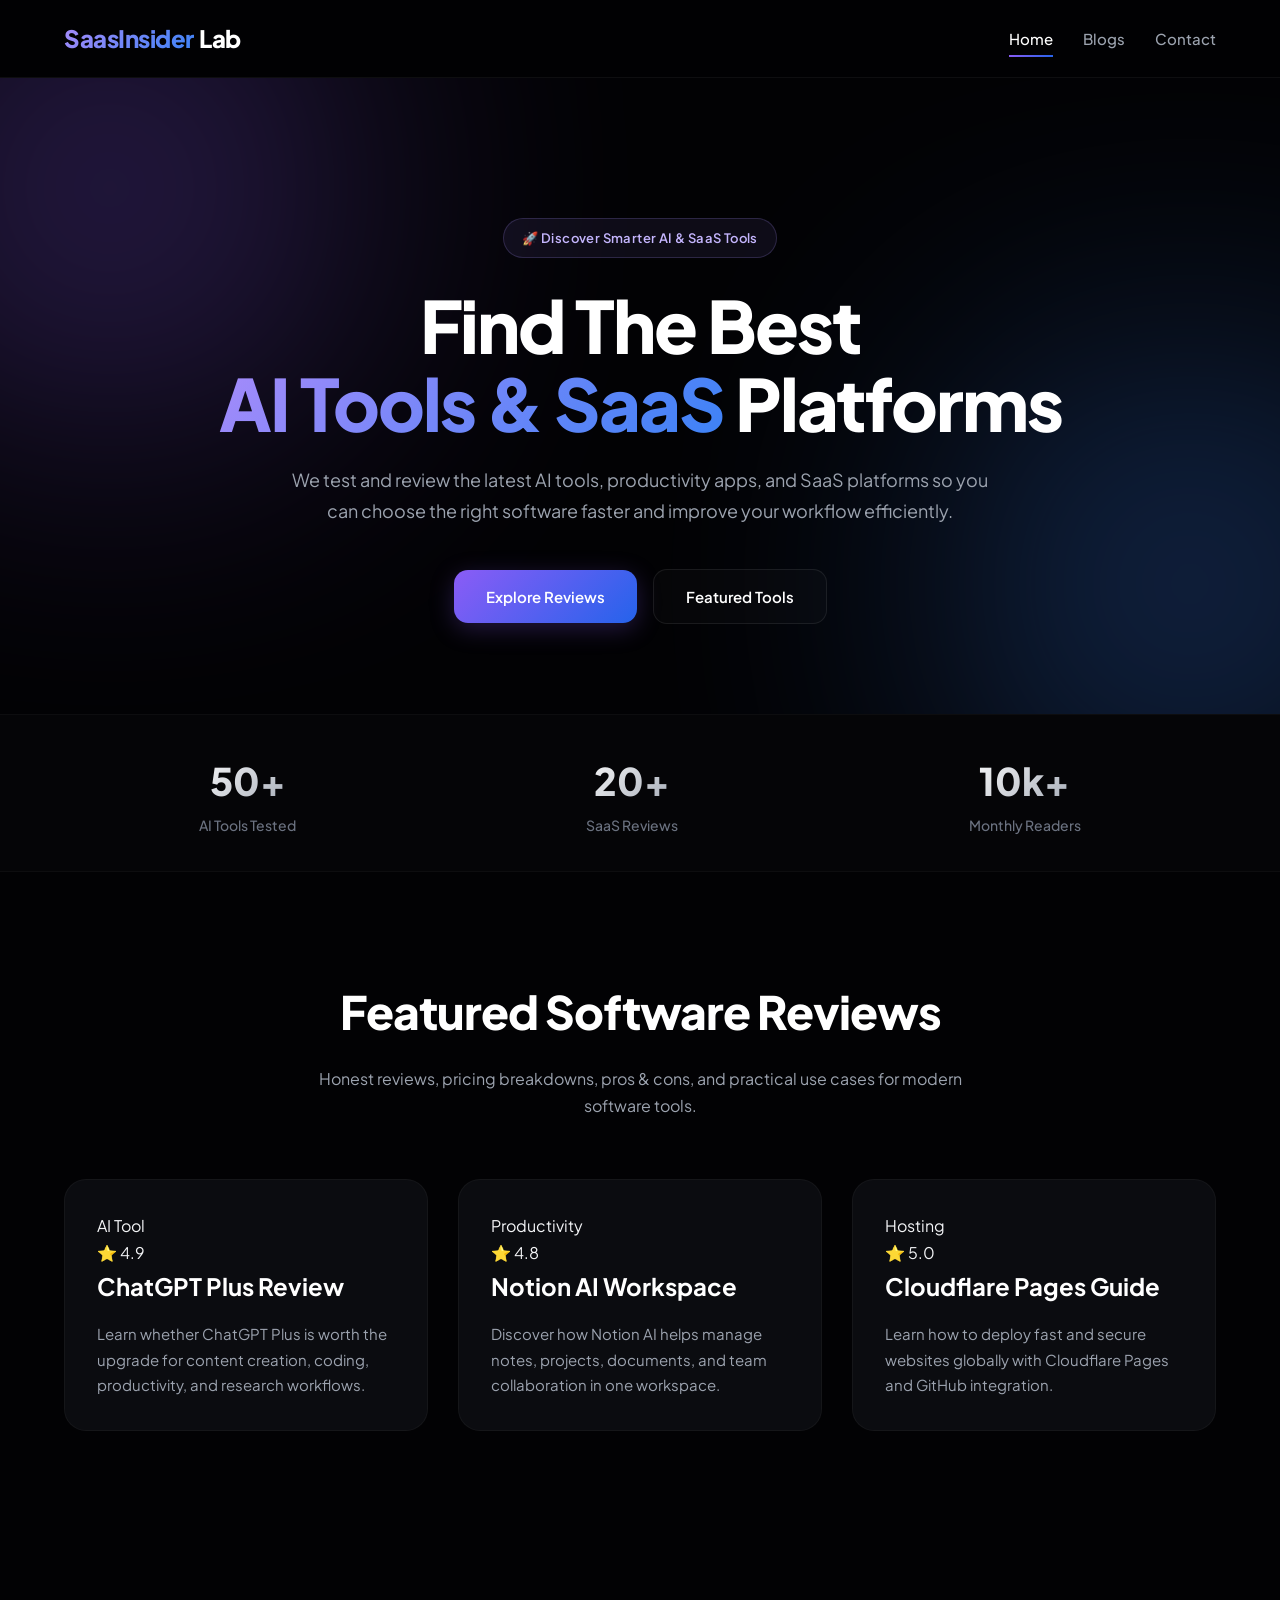
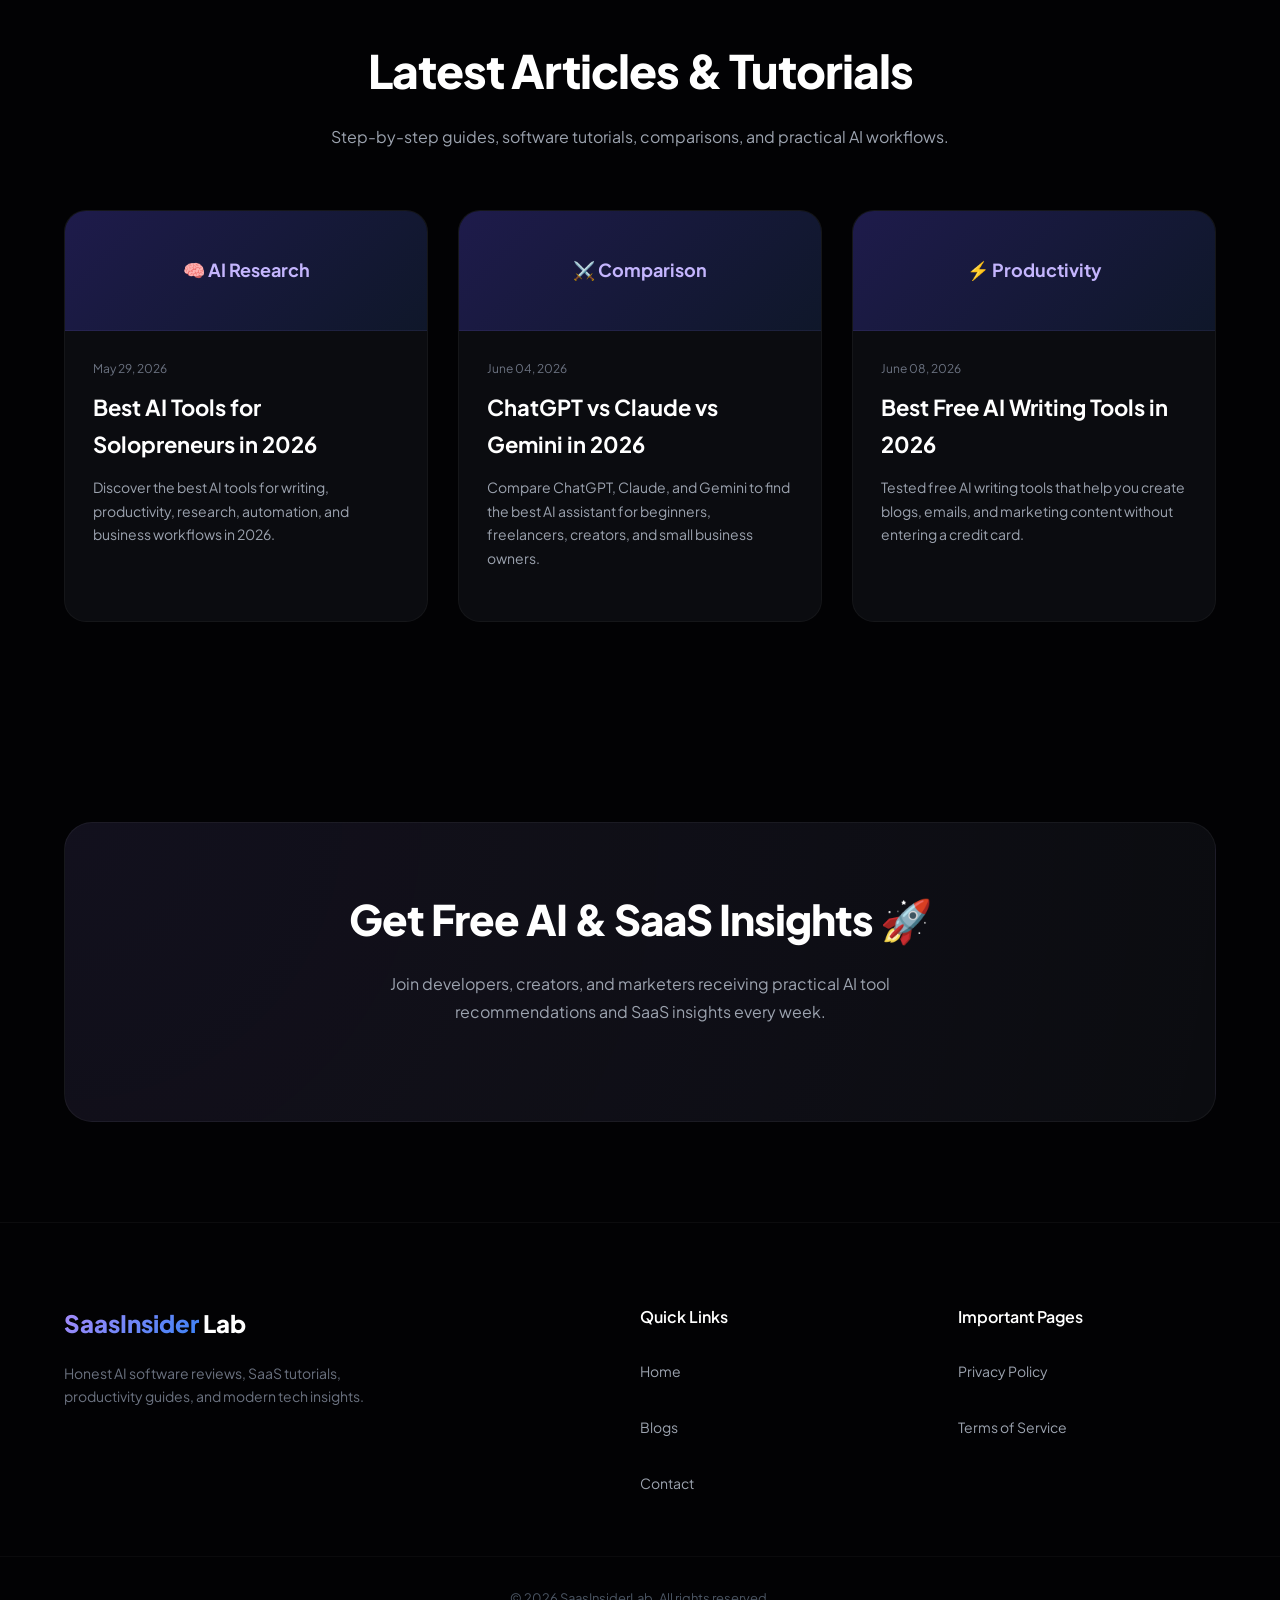
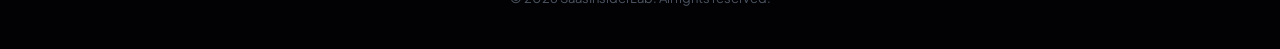
<file: index.html>
<!DOCTYPE html>
<html lang="en">

<head>

<meta name="google-site-verification" content="CT9ObxdJJliTIB3ywrB3mcuVCr4LbDfnseGnFgkVvHo" />

<!-- Google Tag Manager -->
<script>(function(w,d,s,l,i){w[l]=w[l]||[];w[l].push({'gtm.start':
new Date().getTime(),event:'gtm.js'});var f=d.getElementsByTagName(s)[0],
j=d.createElement(s),dl=l!='dataLayer'?'&l='+l:'';j.async=true;j.src=
'https://www.googletagmanager.com/gtm.js?id='+i+dl;f.parentNode.insertBefore(j,f);
})(window,document,'script','dataLayer','GTM-TZFP5LC7');</script>
<!-- End Google Tag Manager -->
    
    
    <!-- BASIC SEO -->
    <meta charset="UTF-8">
    <meta name="viewport" content="width=device-width, initial-scale=1.0">

    <title>SaasInsiderLab | Best AI Tools & SaaS Software Reviews</title>

    <meta name="description"
        content="Discover the best AI tools, SaaS software, productivity apps, and digital platforms with honest reviews, tutorials, comparisons, and practical guides.">

    <meta name="keywords"
        content="AI tools, SaaS reviews, software reviews, productivity apps, ChatGPT tools, best AI software">

    <meta name="robots" content="index, follow">
    <meta name="author" content="SaasInsiderLab">
    <meta name="theme-color" content="#050505">

    <link rel="canonical" href="https://saasinsiderlab.vercel.app/">

    <!-- FAVICON -->
    <link rel="icon" type="image/png" href="favicon.png">

    <!-- OPEN GRAPH -->
    <meta property="og:title" content="SaasInsiderLab | AI & SaaS Reviews">
    <meta property="og:description"
        content="Explore AI tools, SaaS software, productivity apps, and practical tech tutorials.">
    <meta property="og:type" content="website">
    <meta property="og:url" content="https://saasinsiderlab.vercel.app/">
    <meta property="og:image" content="https://saasinsiderlab.vercel.app/preview.jpg">

    <!-- TWITTER -->
    <meta name="twitter:card" content="summary_large_image">
    <meta name="twitter:title" content="SaasInsiderLab">
    <meta name="twitter:description"
        content="Explore AI tools, SaaS software, productivity apps, and practical tech tutorials.">
    <meta name="twitter:image" content="https://saasinsiderlab.vercel.app/preview.jpg">

    <!-- FONTS -->
    <link rel="preconnect" href="https://fonts.googleapis.com">
    <link rel="preconnect" href="https://fonts.gstatic.com" crossorigin>

    <link
        href="https://fonts.googleapis.com/css2?family=Plus+Jakarta+Sans:wght@300;400;500;600;700;800&display=swap"
        rel="stylesheet">

    <!-- CSS -->
    <link rel="stylesheet" href="style.css">

    <script type="application/ld+json">
{
  "@context":"https://schema.org",
  "@type":"Organization",
  "@id":"https://saasinsiderlab.vercel.app/#organization",
  "name":"SaasInsiderLab",
  "url":"https://saasinsiderlab.vercel.app/",
  "logo":"https://saasinsiderlab.vercel.app/preview.jpg",
  "description":"AI tools, SaaS software reviews, tutorials, comparisons, and productivity guides."
}
</script>

    <script type="application/ld+json">
{
  "@context":"https://schema.org",
  "@type":"WebSite",
  "@id":"https://saasinsiderlab.vercel.app/#website",
  "name":"SaasInsiderLab",
  "url":"https://saasinsiderlab.vercel.app/",
  "description":"AI tools, SaaS software reviews, tutorials, and productivity guides.",
  "publisher":{
    "@id":"https://saasinsiderlab.vercel.app/#organization"
  },
  "inLanguage":"en"
}
</script>

    <script type="application/ld+json">
{
  "@context":"https://schema.org",
  "@type":"WebPage",
  "@id":"https://saasinsiderlab.vercel.app/#webpage",
  "url":"https://saasinsiderlab.vercel.app/",
  "name":"SaasInsiderLab | Best AI Tools & SaaS Software Reviews",
  "description":"Discover the best AI tools, SaaS software, productivity apps, and digital platforms with honest reviews, tutorials, comparisons, and practical guides.",
  "isPartOf":{
    "@id":"https://saasinsiderlab.vercel.app/#website"
  },
  "about":{
    "@id":"https://saasinsiderlab.vercel.app/#organization"
  },
  "primaryImageOfPage":{
    "@type":"ImageObject",
    "url":"https://saasinsiderlab.vercel.app/preview.jpg"
  }
}
</script>

</head>

<body>

<!-- Google Tag Manager (noscript) -->
<noscript><iframe src="https://www.googletagmanager.com/ns.html?id=GTM-TZFP5LC7"
height="0" width="0" style="display:none;visibility:hidden"></iframe></noscript>
<!-- End Google Tag Manager (noscript) -->    

    <!-- NAVBAR -->
    <nav class="navbar">

        <div class="container nav-container">

            <a href="./" class="logo">
                <span class="gradient-text">SaasInsider</span> Lab
            </a>

            <div class="menu-toggle" id="menu-toggle">
                ☰
            </div>

            <div class="nav-links" id="nav-links">
                <a href="./" class="active">Home</a>
                <a href="blog.html">Blogs</a>
                <a href="contact.html">Contact</a>
            </div>

        </div>

    </nav>

    <!-- HERO -->
    <section class="hero">

        <div class="blur one"></div>
        <div class="blur two"></div>

        <div class="container hero-content">

            <div class="badge">
                <span>🚀 Discover Smarter AI & SaaS Tools</span>
            </div>

            <h1>
                Find The Best <br>
                <span class="gradient-text">AI Tools & SaaS</span> Platforms
            </h1>

            <p>
                We test and review the latest AI tools, productivity apps, and SaaS platforms
                so you can choose the right software faster and improve your workflow efficiently.
            </p>

            <div class="hero-buttons">
                <a href="blog.html" class="primary-btn">
                    Explore Reviews
                </a>

                <a href="#featured" class="secondary-btn">
                    Featured Tools
                </a>
            </div>

        </div>

    </section>

    <!-- STATS -->
    <section class="stats-bar">

        <div class="container stats-grid">

            <div class="stat-item">
                <h3>50+</h3>
                <p>AI Tools Tested</p>
            </div>

            <div class="stat-item">
                <h3>20+</h3>
                <p>SaaS Reviews</p>
            </div>

            <div class="stat-item">
                <h3>10k+</h3>
                <p>Monthly Readers</p>
            </div>

        </div>

    </section>

    <!-- FEATURED TOOLS -->
    <section class="featured" id="featured">

        <div class="container">

            <div class="section-title">
                <h2>Featured Software Reviews</h2>

                <p>
                    Honest reviews, pricing breakdowns, pros & cons,
                    and practical use cases for modern software tools.
                </p>
            </div>

            <div class="card-grid">

                <!-- CARD 1 -->
                <div class="tool-card">

                    <div class="card-header">
                        <div class="tool-tag ai">AI Tool</div>
                        <span class="rating">⭐ 4.9</span>
                    </div>

                    <h3>ChatGPT Plus Review</h3>

                    <p>
                        Learn whether ChatGPT Plus is worth the upgrade for content creation,
                        coding, productivity, and research workflows.
                    </p>

                </div>

                <!-- CARD 2 -->
                <div class="tool-card">

                    <div class="card-header">
                        <div class="tool-tag prod">Productivity</div>
                        <span class="rating">⭐ 4.8</span>
                    </div>

                    <h3>Notion AI Workspace</h3>

                    <p>
                        Discover how Notion AI helps manage notes,
                        projects, documents, and team collaboration in one workspace.
                    </p>

                </div>

                <!-- CARD 3 -->
                <div class="tool-card">

                    <div class="card-header">
                        <div class="tool-tag host">Hosting</div>
                        <span class="rating">⭐ 5.0</span>
                    </div>

                    <h3>Cloudflare Pages Guide</h3>

                    <p>
                        Learn how to deploy fast and secure websites globally
                        with Cloudflare Pages and GitHub integration.
                    </p>

                </div>

            </div>

        </div>

    </section>

    <!-- BLOGS -->
    <section class="latest-blogs">

        <div class="container">

            <div class="section-title">

                <h2>Latest Articles & Tutorials</h2>

                <p>
                    Step-by-step guides, software tutorials,
                    comparisons, and practical AI workflows.
                </p>

            </div>

            <div class="blog-grid">

                <!-- BLOG 1 -->
                <div class="blog-card">

                    <div class="blog-img-placeholder">
                        🧠 AI Research
                    </div>

                    <div class="blog-content">

                        <span class="date">May 29, 2026</span>

<h3>
    <a href="best-ai-tools-solopreneurs-2026.html">
        Best AI Tools for Solopreneurs in 2026
    </a>
</h3>

<p>
    Discover the best AI tools for writing, productivity,
    research, automation, and business workflows in 2026.
</p>

</div>

                </div>

                <!-- BLOG 2 -->
                <div class="blog-card">

                    <div class="blog-img-placeholder">
                        ⚔️ Comparison
                    </div>

                    <div class="blog-content">

                        <span class="date">June 04, 2026</span>

                        <h3>
                            <a href="chatgpt-vs-claude-vs-gemini-2026.html">
                                ChatGPT vs Claude vs Gemini in 2026
                            </a>
                        </h3>

                        <p>
                            Compare ChatGPT, Claude, and Gemini to find the best AI assistant for beginners, freelancers, creators, and small business owners.
                        </p>

                    </div>

                </div>
                
                <!-- BLOG 3 -->
                <div class="blog-card">

                    <div class="blog-img-placeholder">
                        ⚡ Productivity
                    </div>

                    <div class="blog-content">

                        <span class="date">June 08, 2026</span>

                        <h3>
                            <a href="best-free-ai-writing-tools.html">
                                Best Free AI Writing Tools in 2026
                            </a>
                        </h3>

                        <p>
                            Tested free AI writing tools that help you create blogs, emails, and marketing content without entering a credit card.
                        </p>

                    </div>

                </div>

            </div>

        </div>

    </section>

    <!-- NEWSLETTER -->
    <section class="newsletter">

        <div class="container">

            <div class="newsletter-box">

                <h2>
                    Get Free AI & SaaS Insights 🚀
                </h2>

                <p>
                    Join developers, creators, and marketers receiving practical
                    AI tool recommendations and SaaS insights every week.
                </p>



            </div>

        </div>

    </section>

    <!-- FOOTER -->
    <footer>

        <div class="container footer-grid">

            <div class="footer-brand">

                <div class="footer-logo">
                    <span class="gradient-text">SaasInsider</span> Lab
                </div>

                <p class="footer-text">
                    Honest AI software reviews, SaaS tutorials,
                    productivity guides, and modern tech insights.
                </p>

            </div>

            <div>

                <h3>Quick Links</h3>

                <div class="footer-links">
                    <a href="./">Home</a>
                    <a href="blog.html">Blogs</a>
                    <a href="contact.html">Contact</a>
                </div>

            </div>

            <div>

                <h3>Important Pages</h3>

                <div class="footer-links">
                    <a href="privacy-policy.html">Privacy Policy</a>
                    <a href="terms.html">Terms of Service</a>
                </div>

            </div>

        </div>

        <div class="copyright">
            © <span id="year"></span> SaasInsiderLab. All rights reserved.
        </div>

    </footer>

    <!-- JS -->
    <script src="script.js"></script>

</body>

</html>
</file>
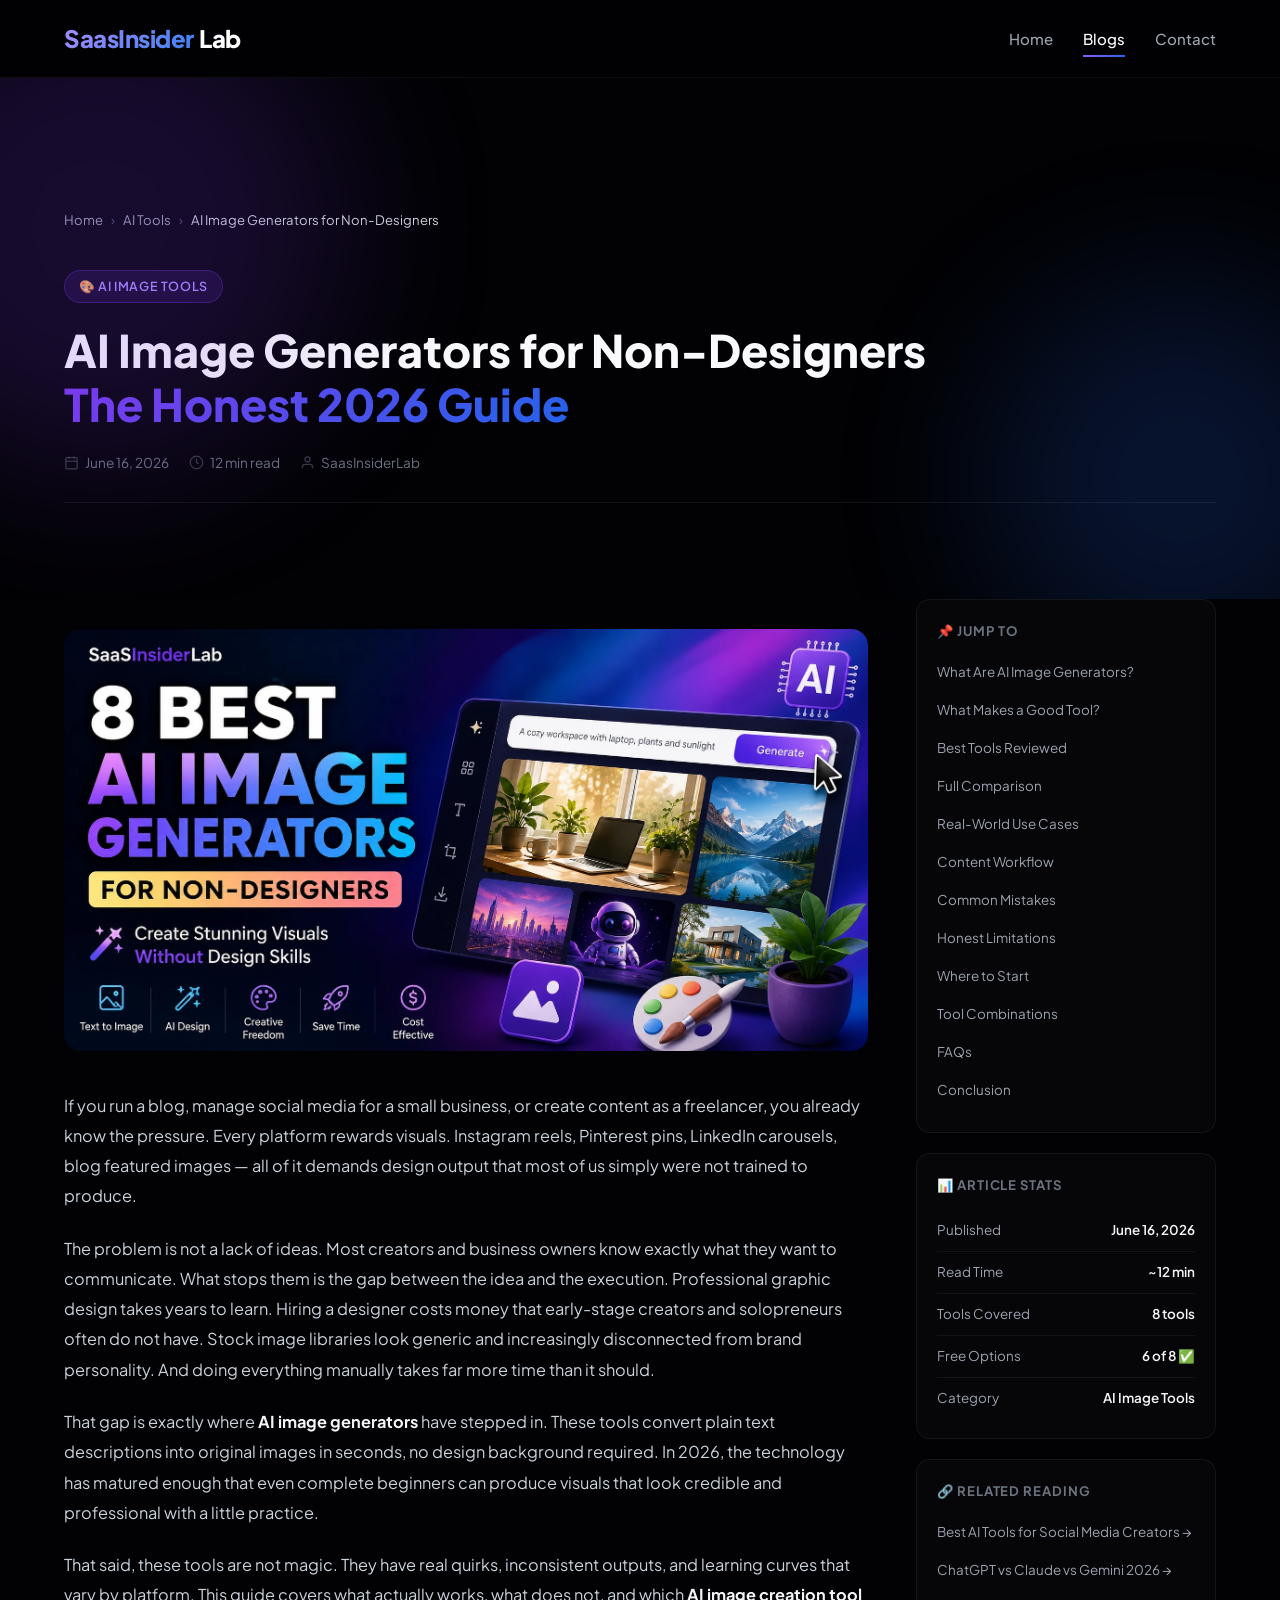
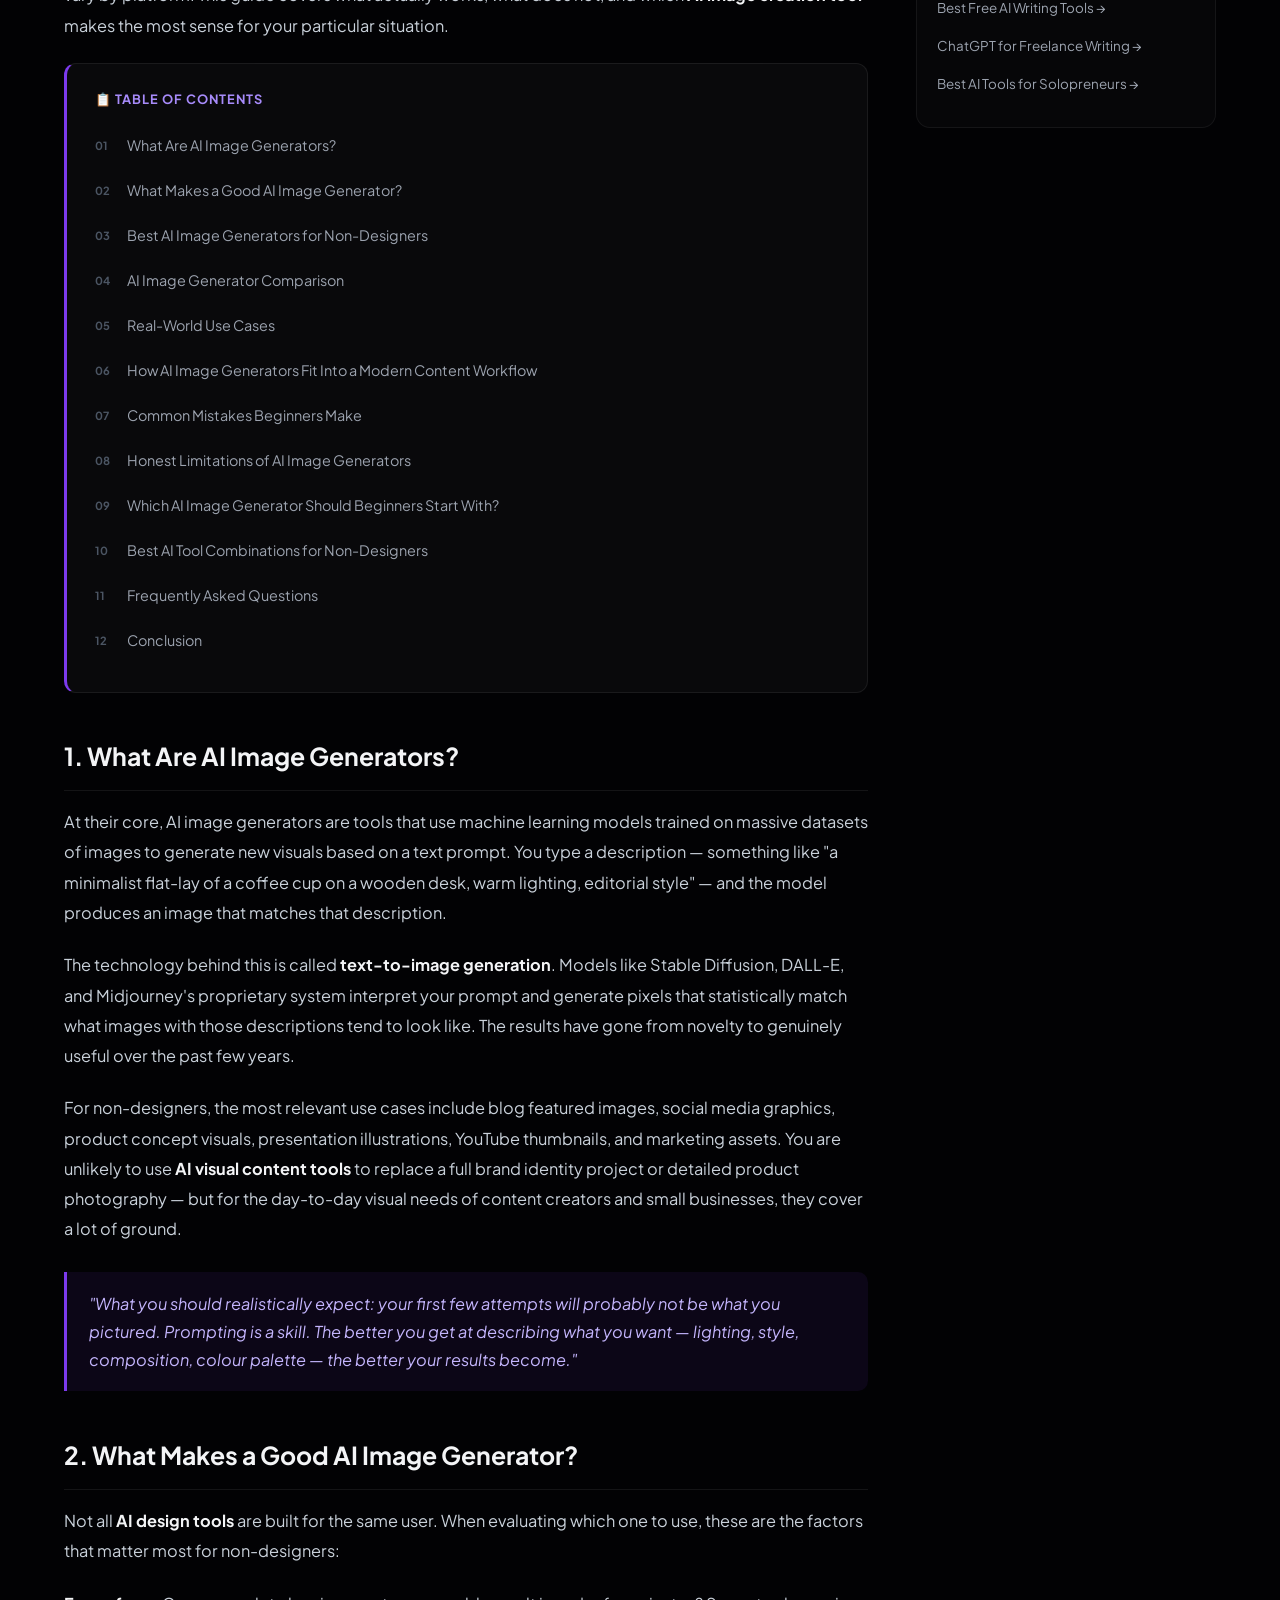
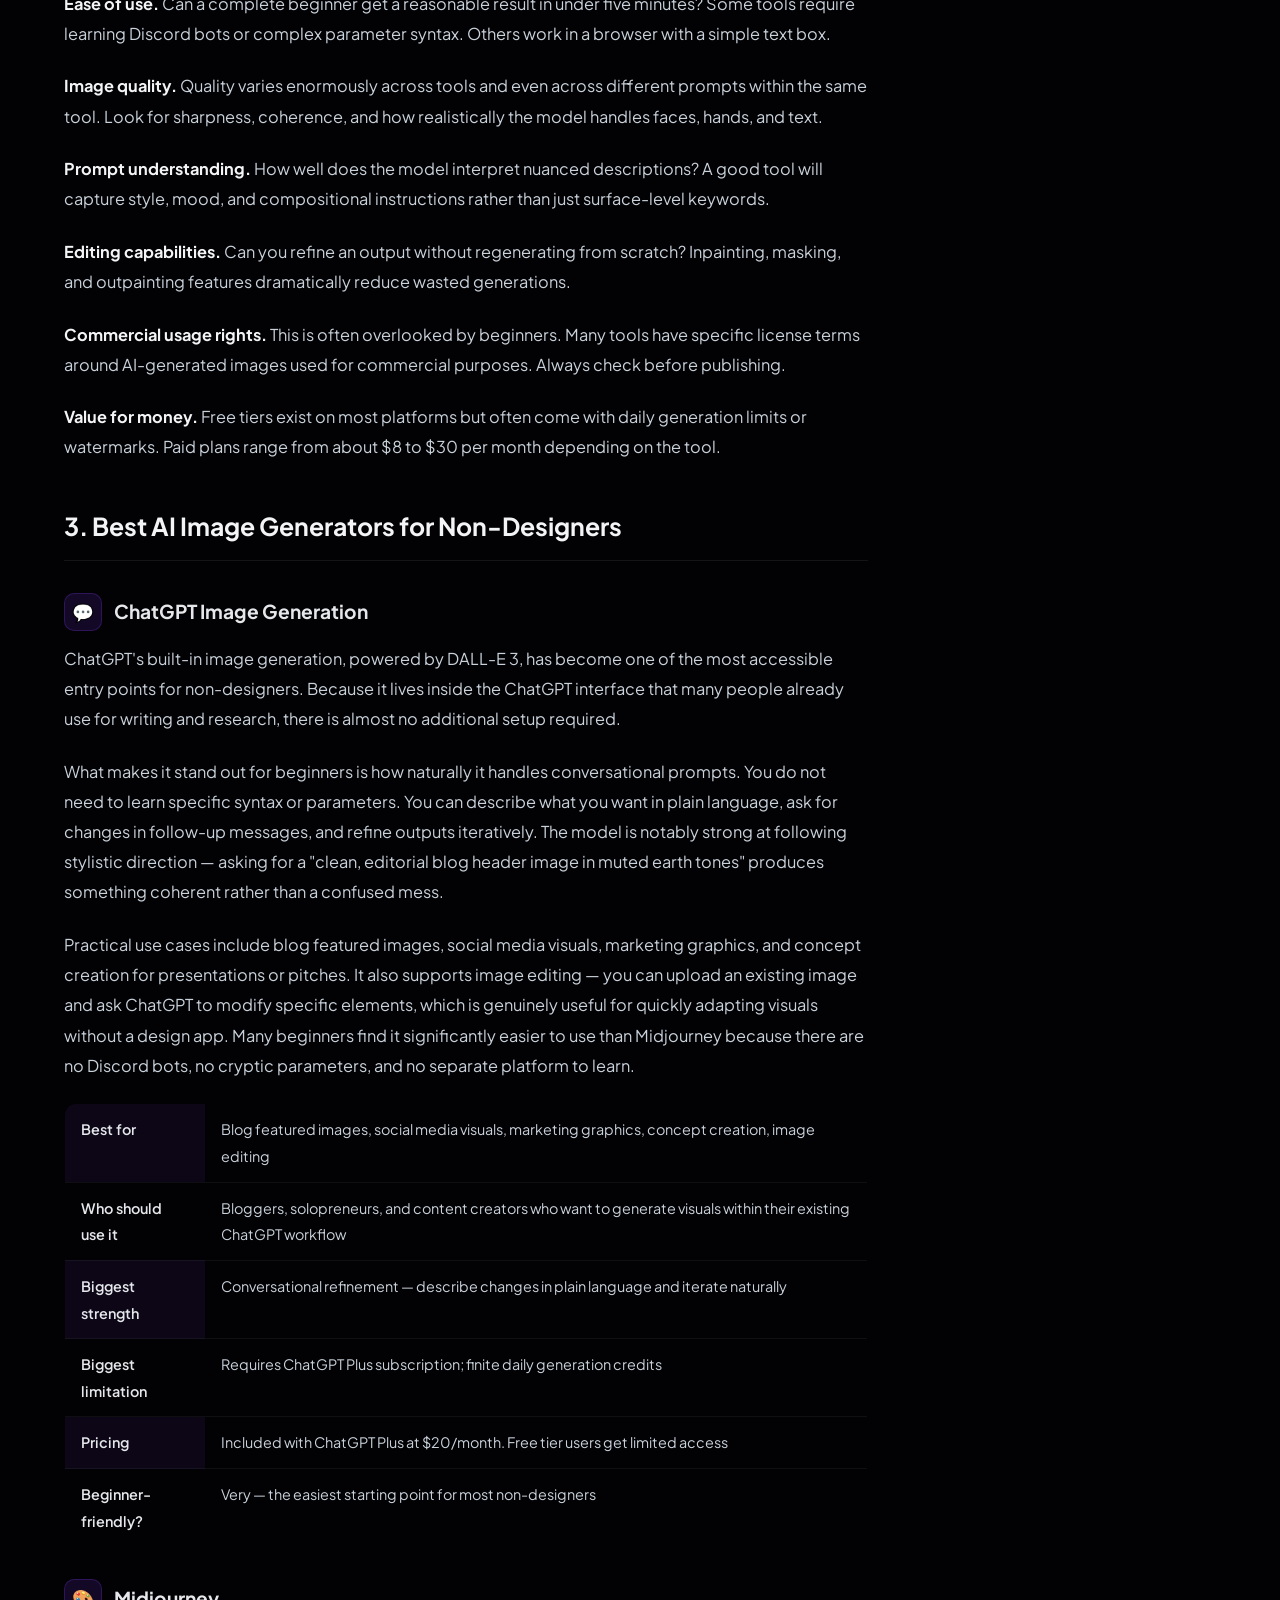
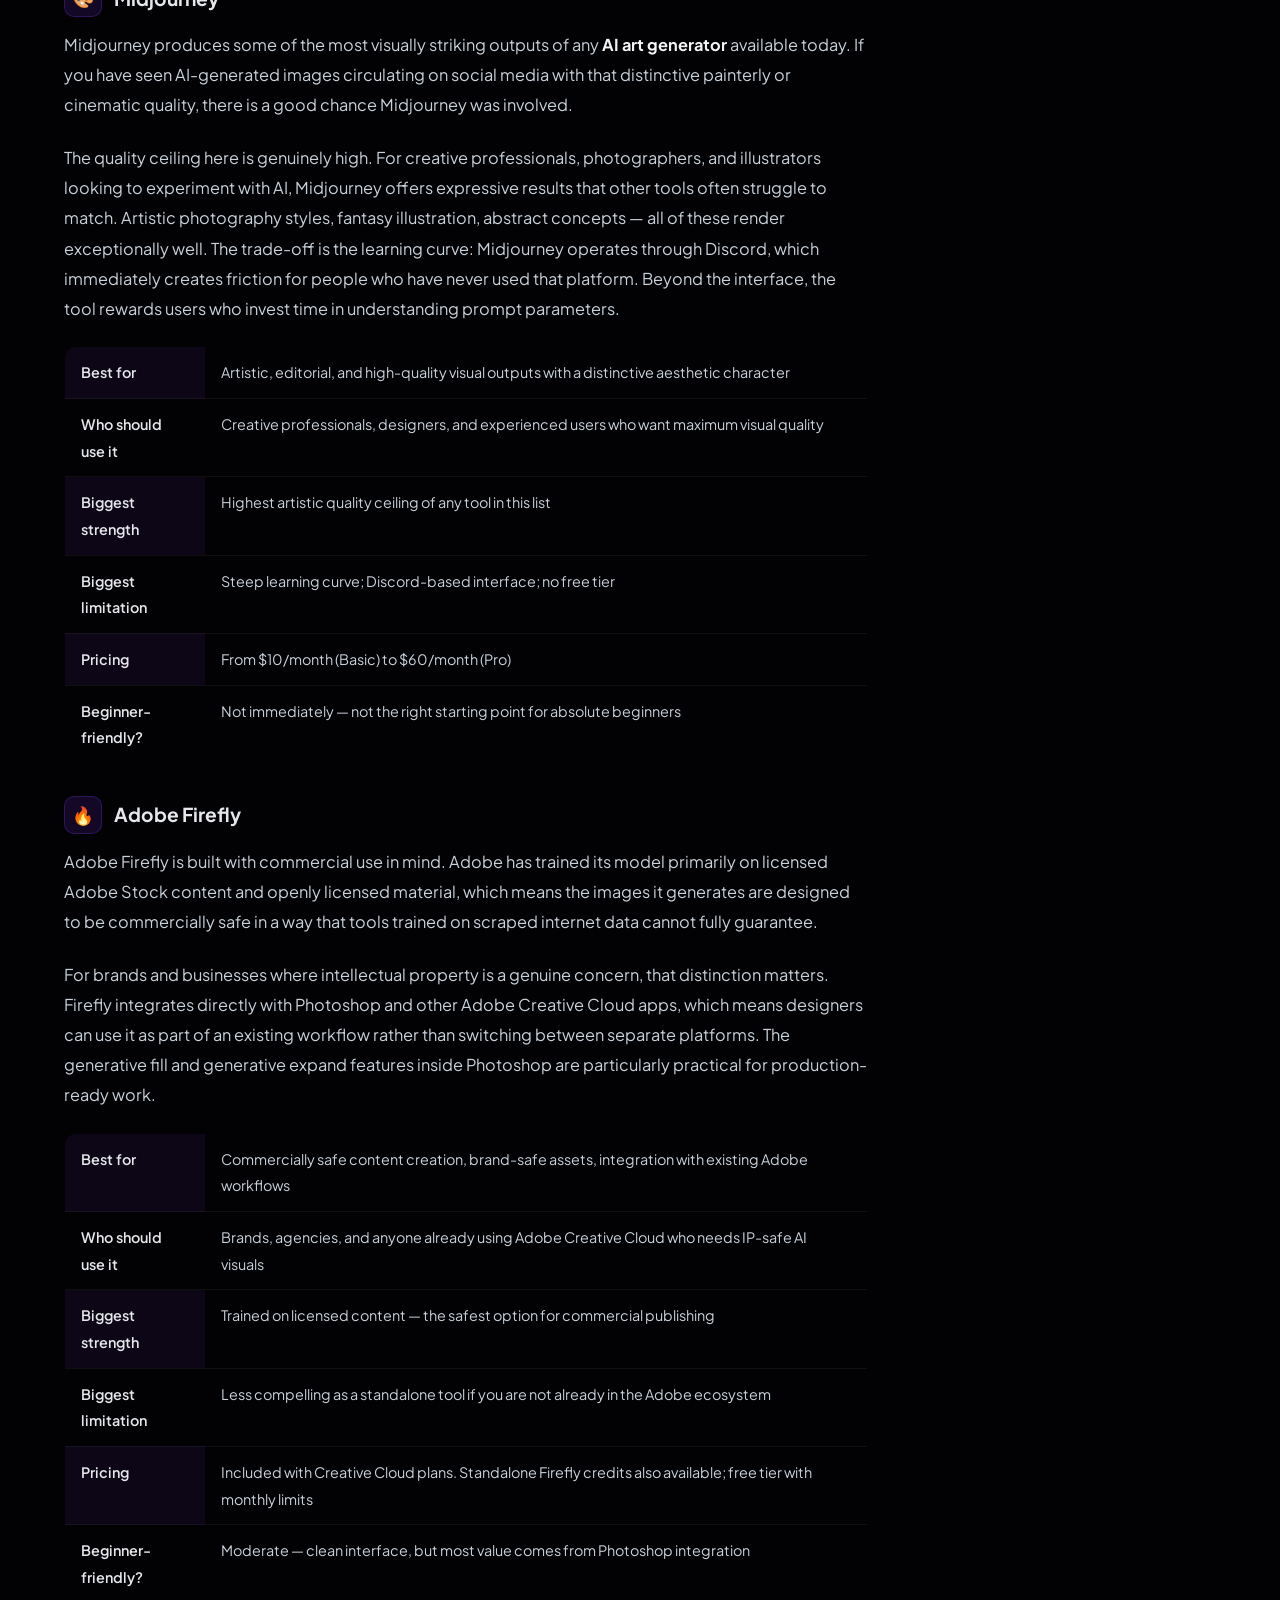
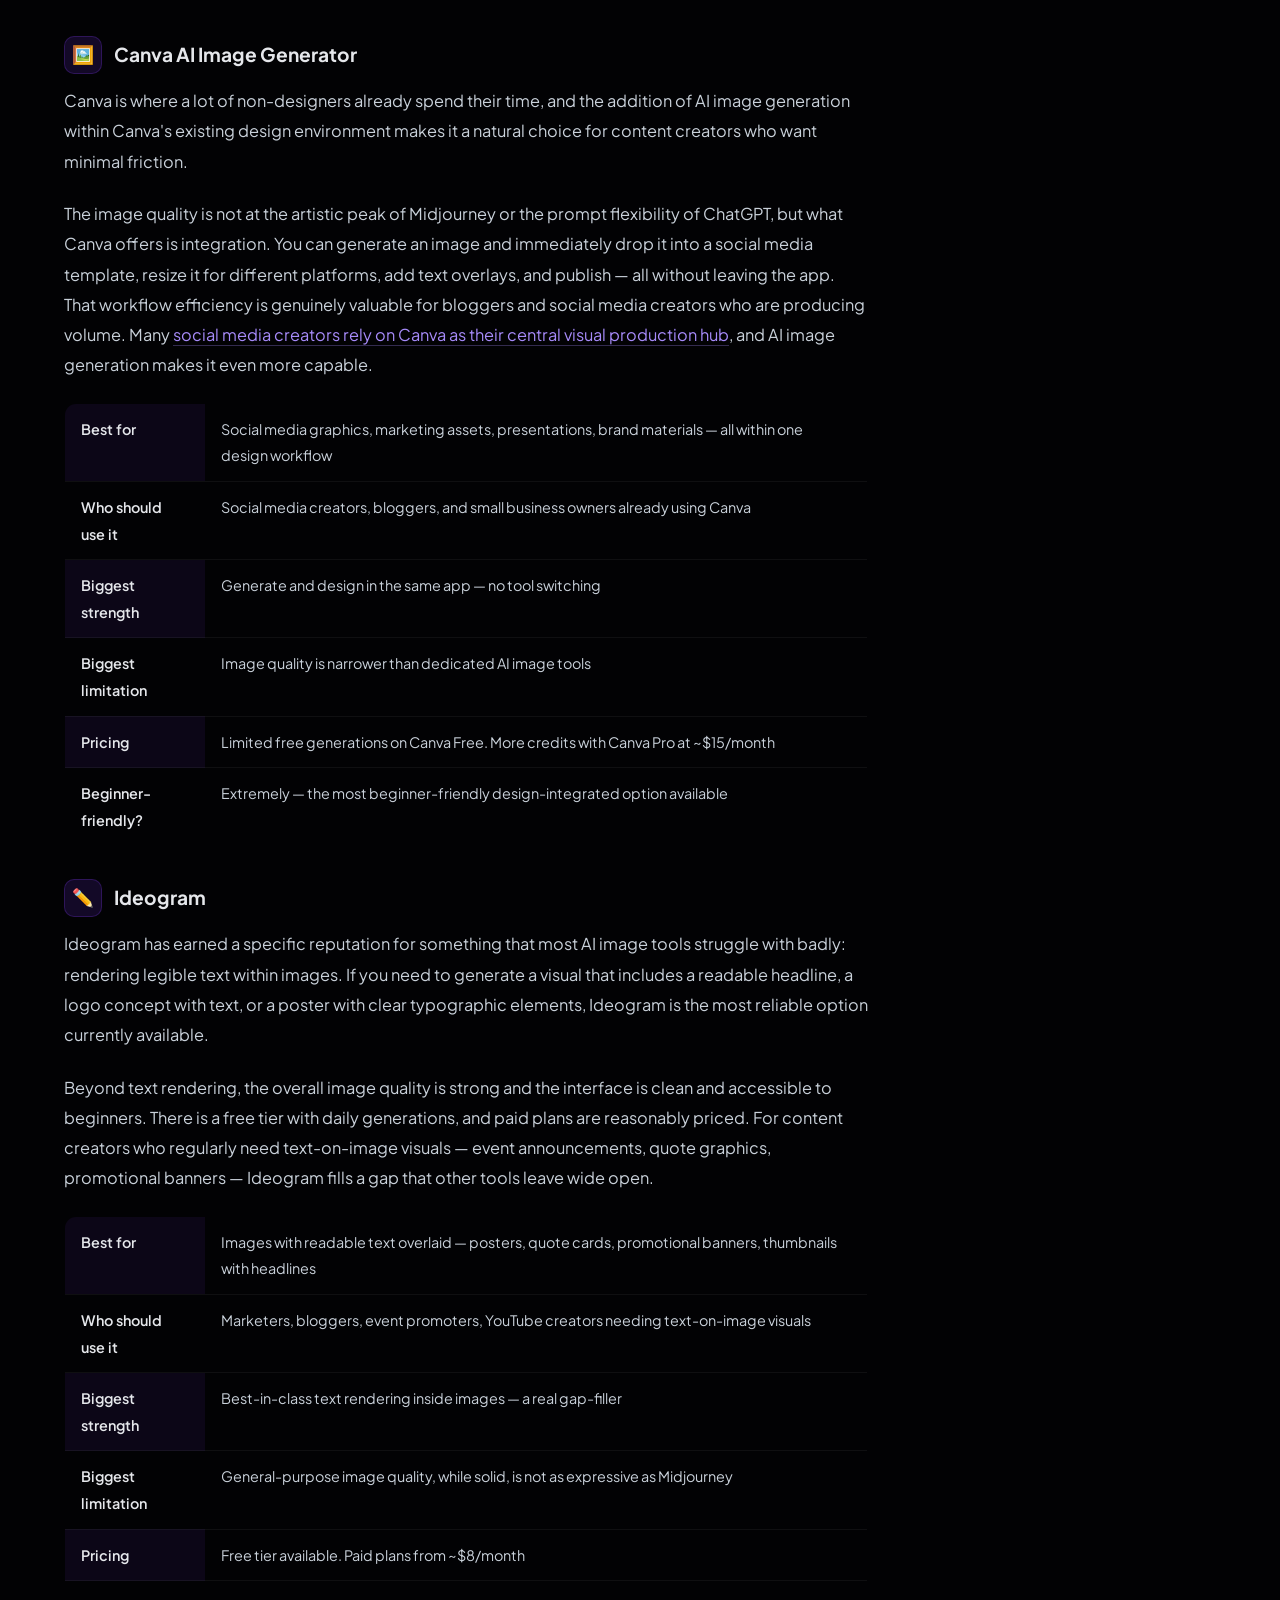
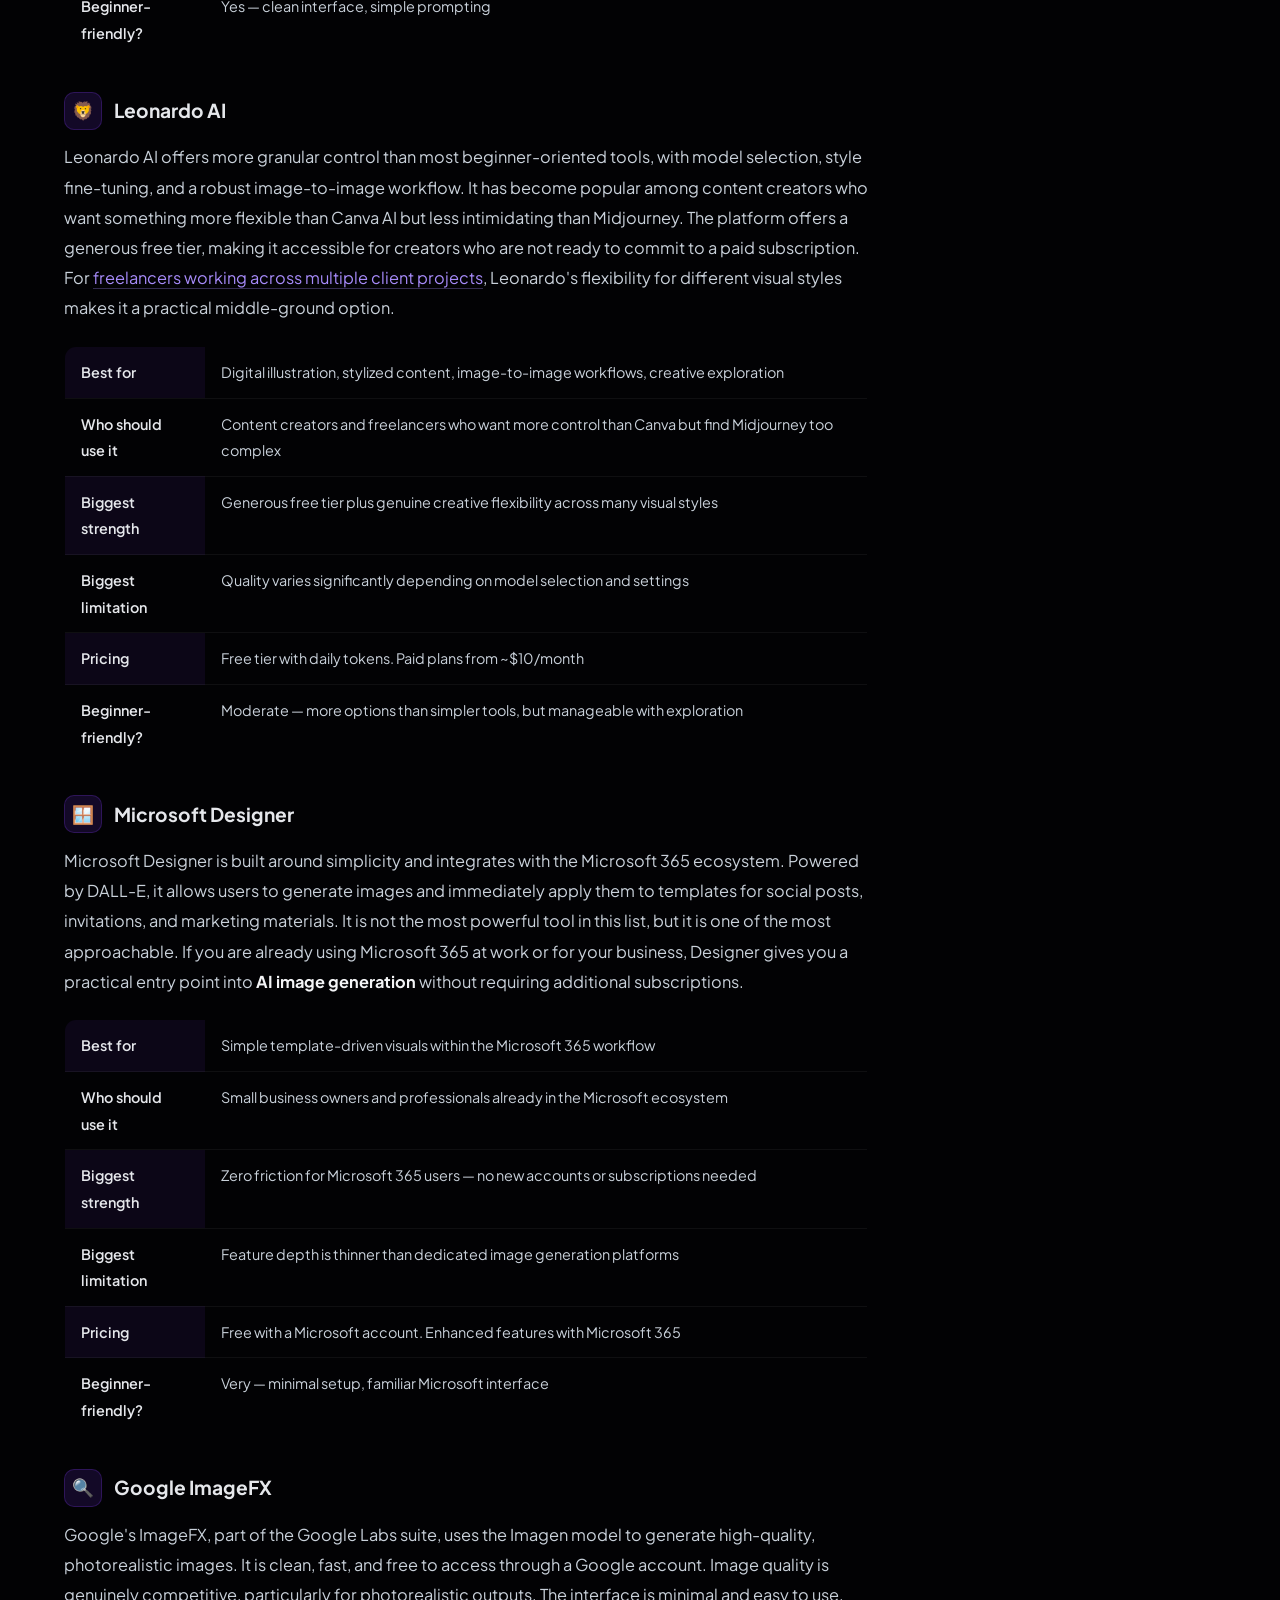
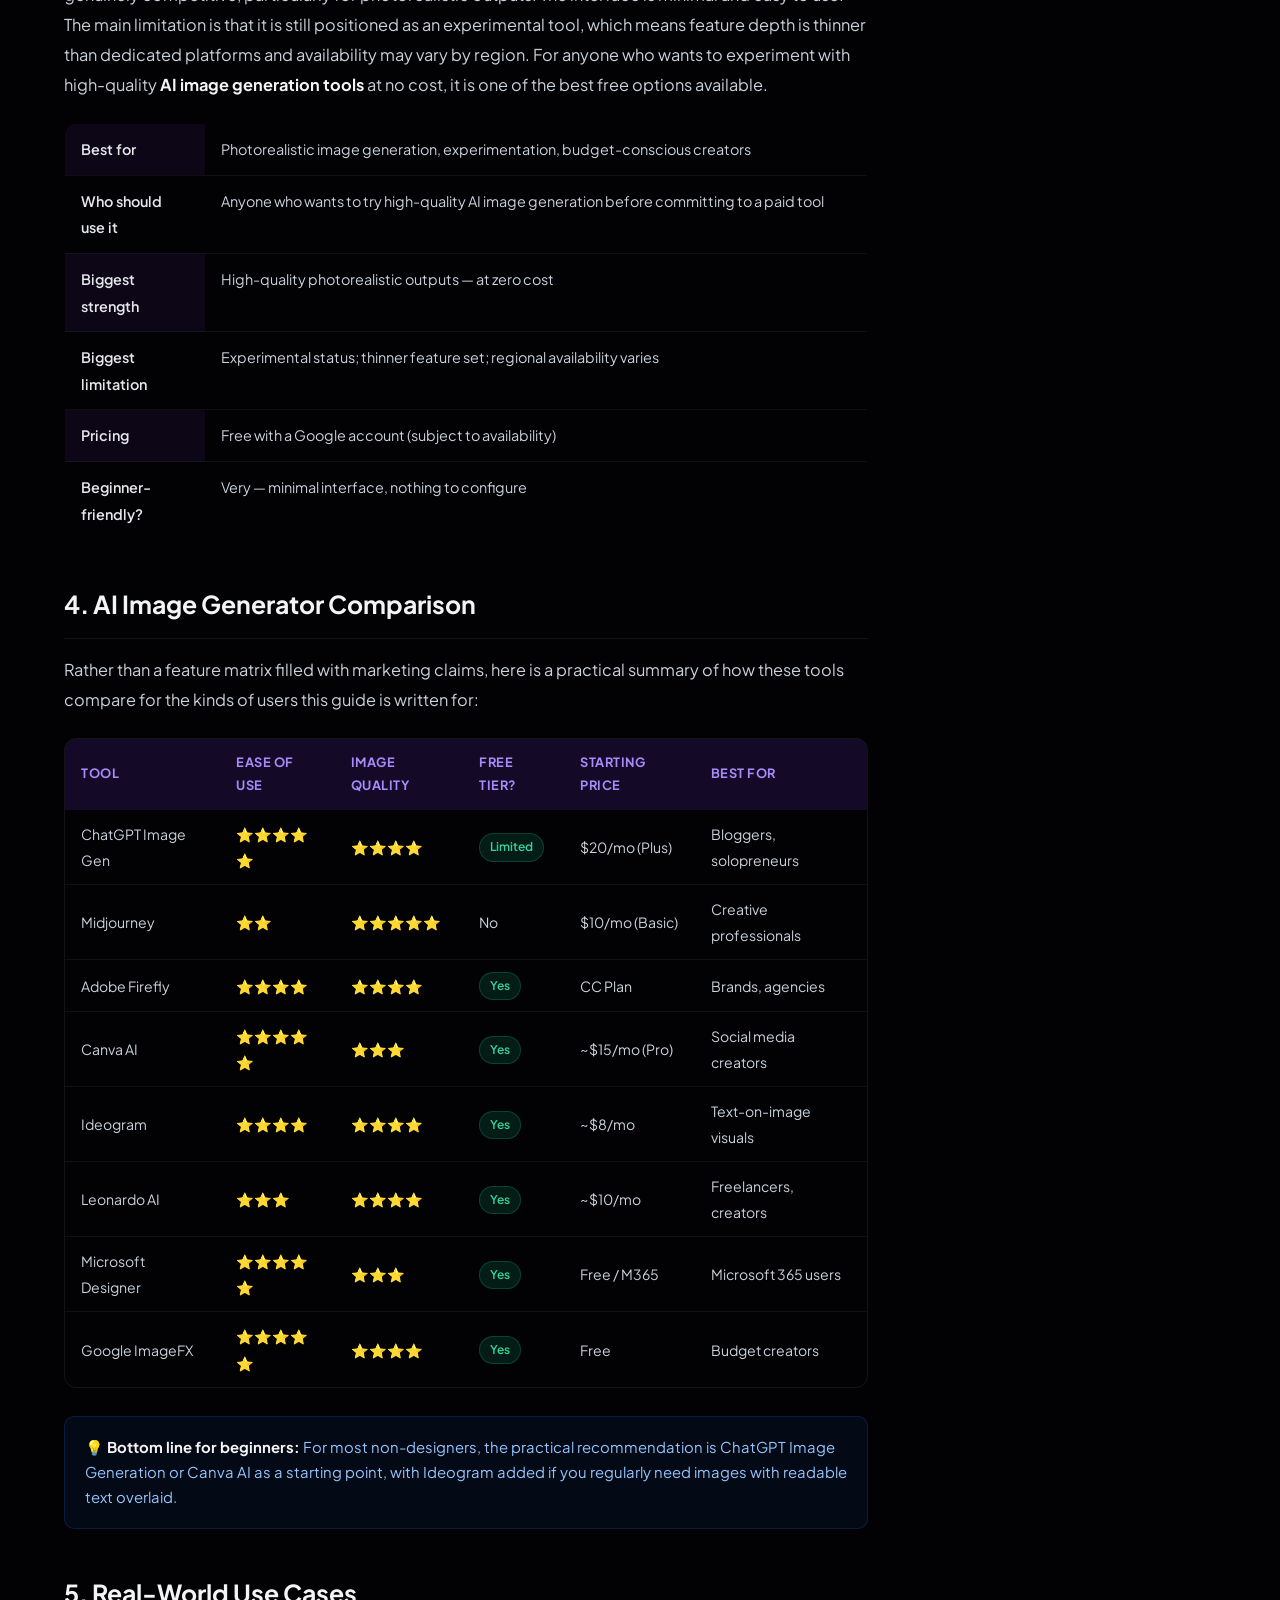
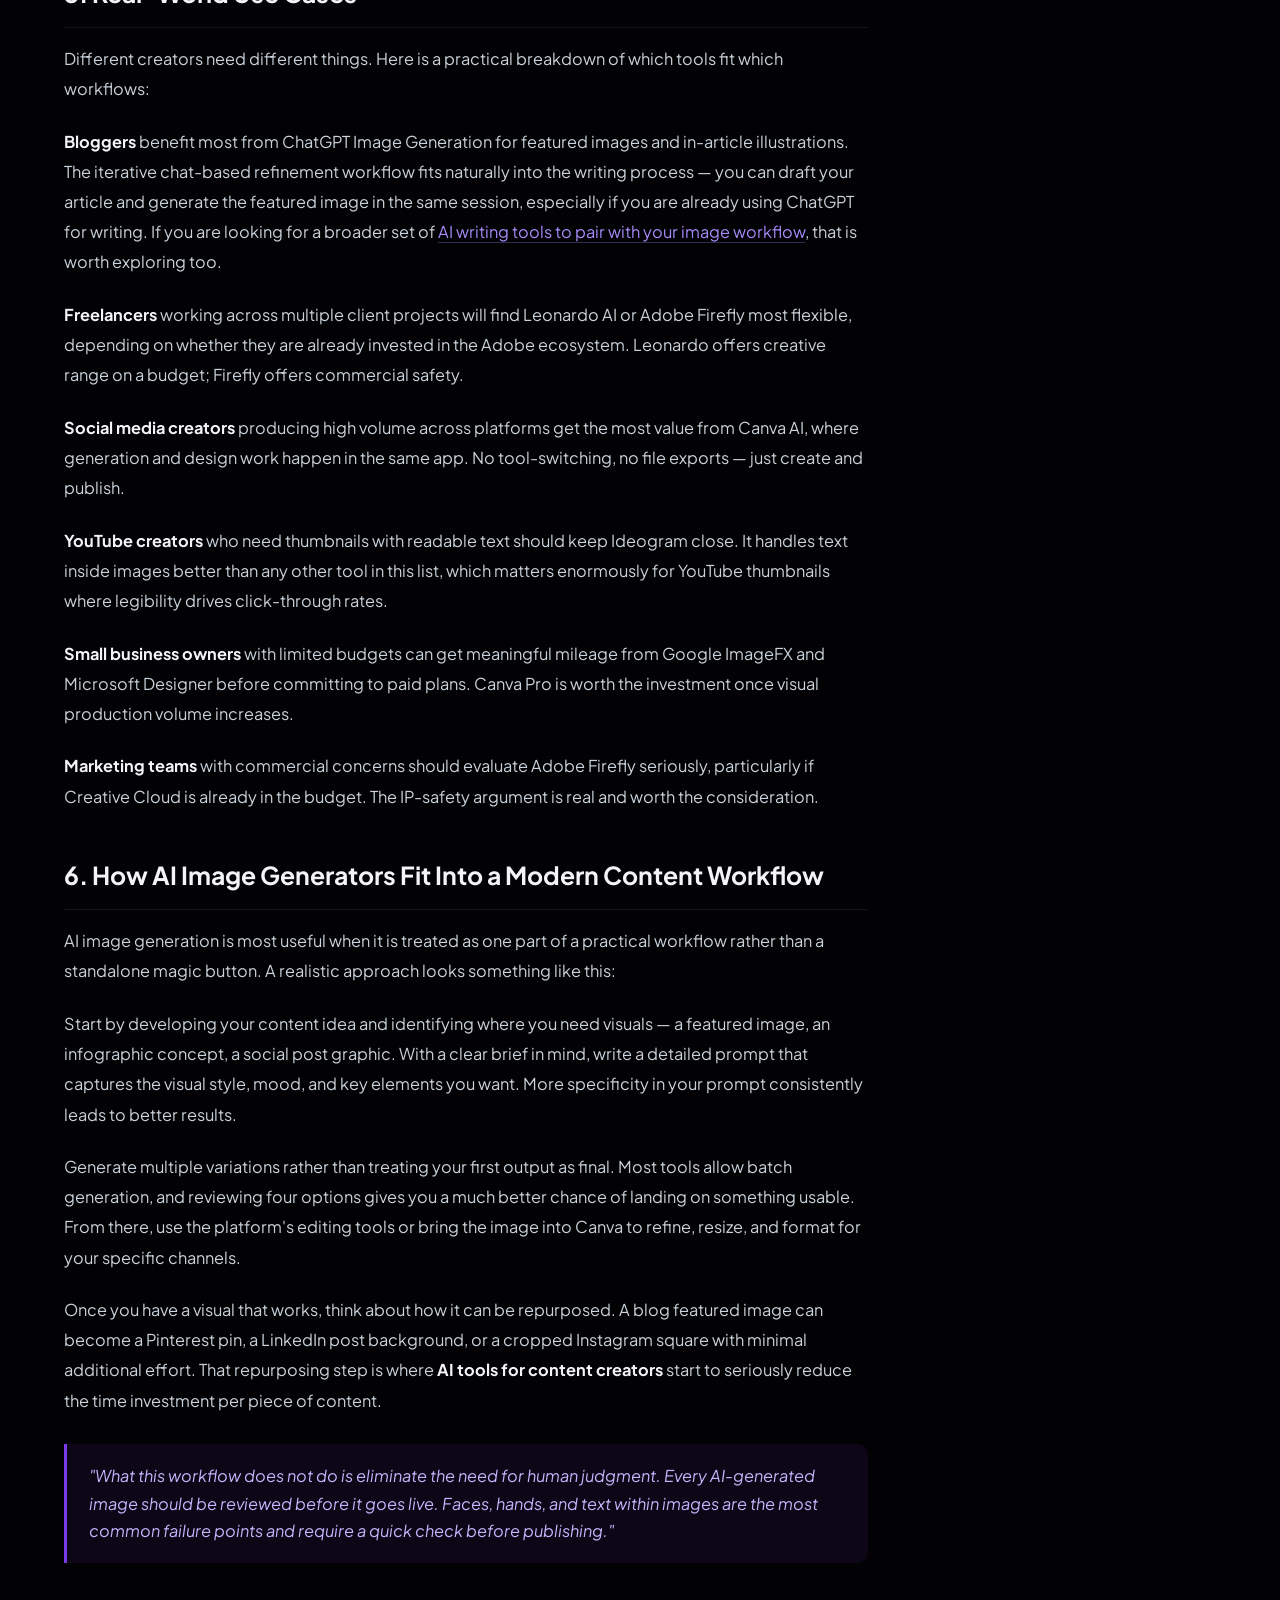
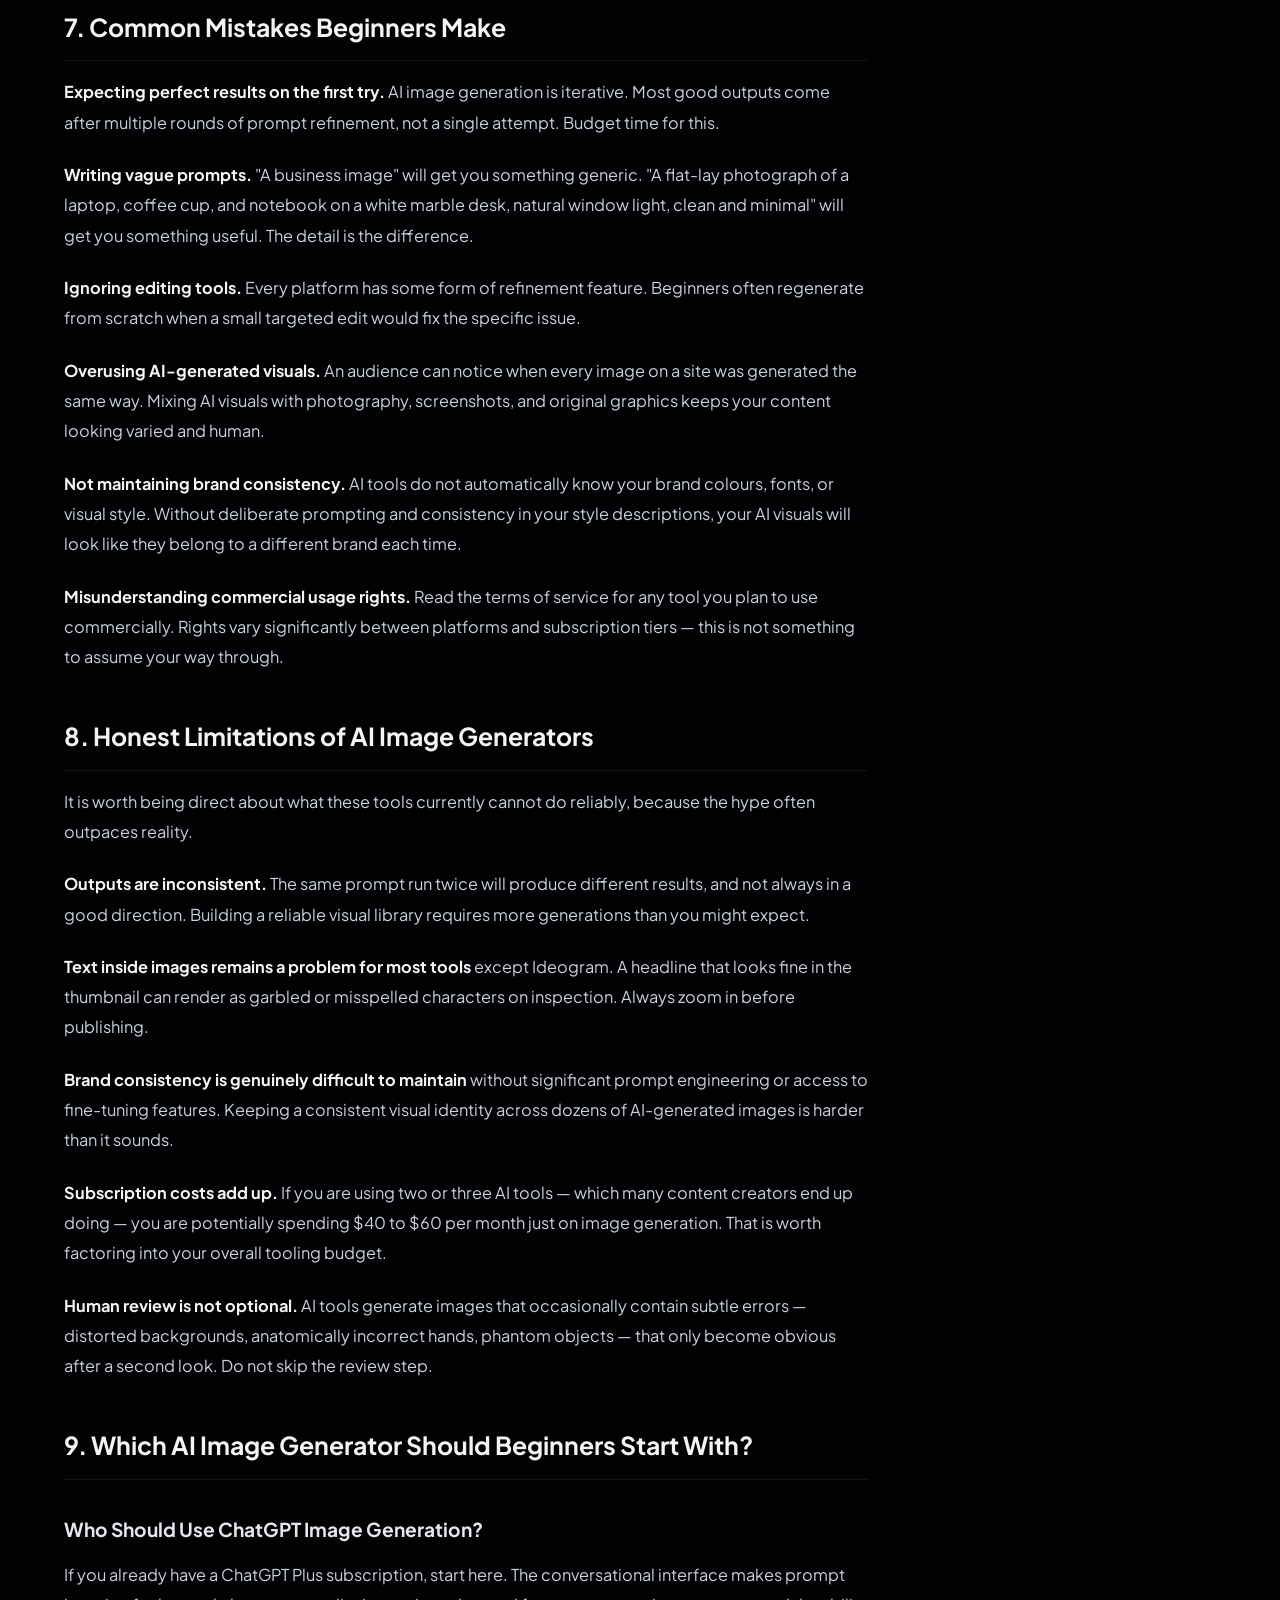
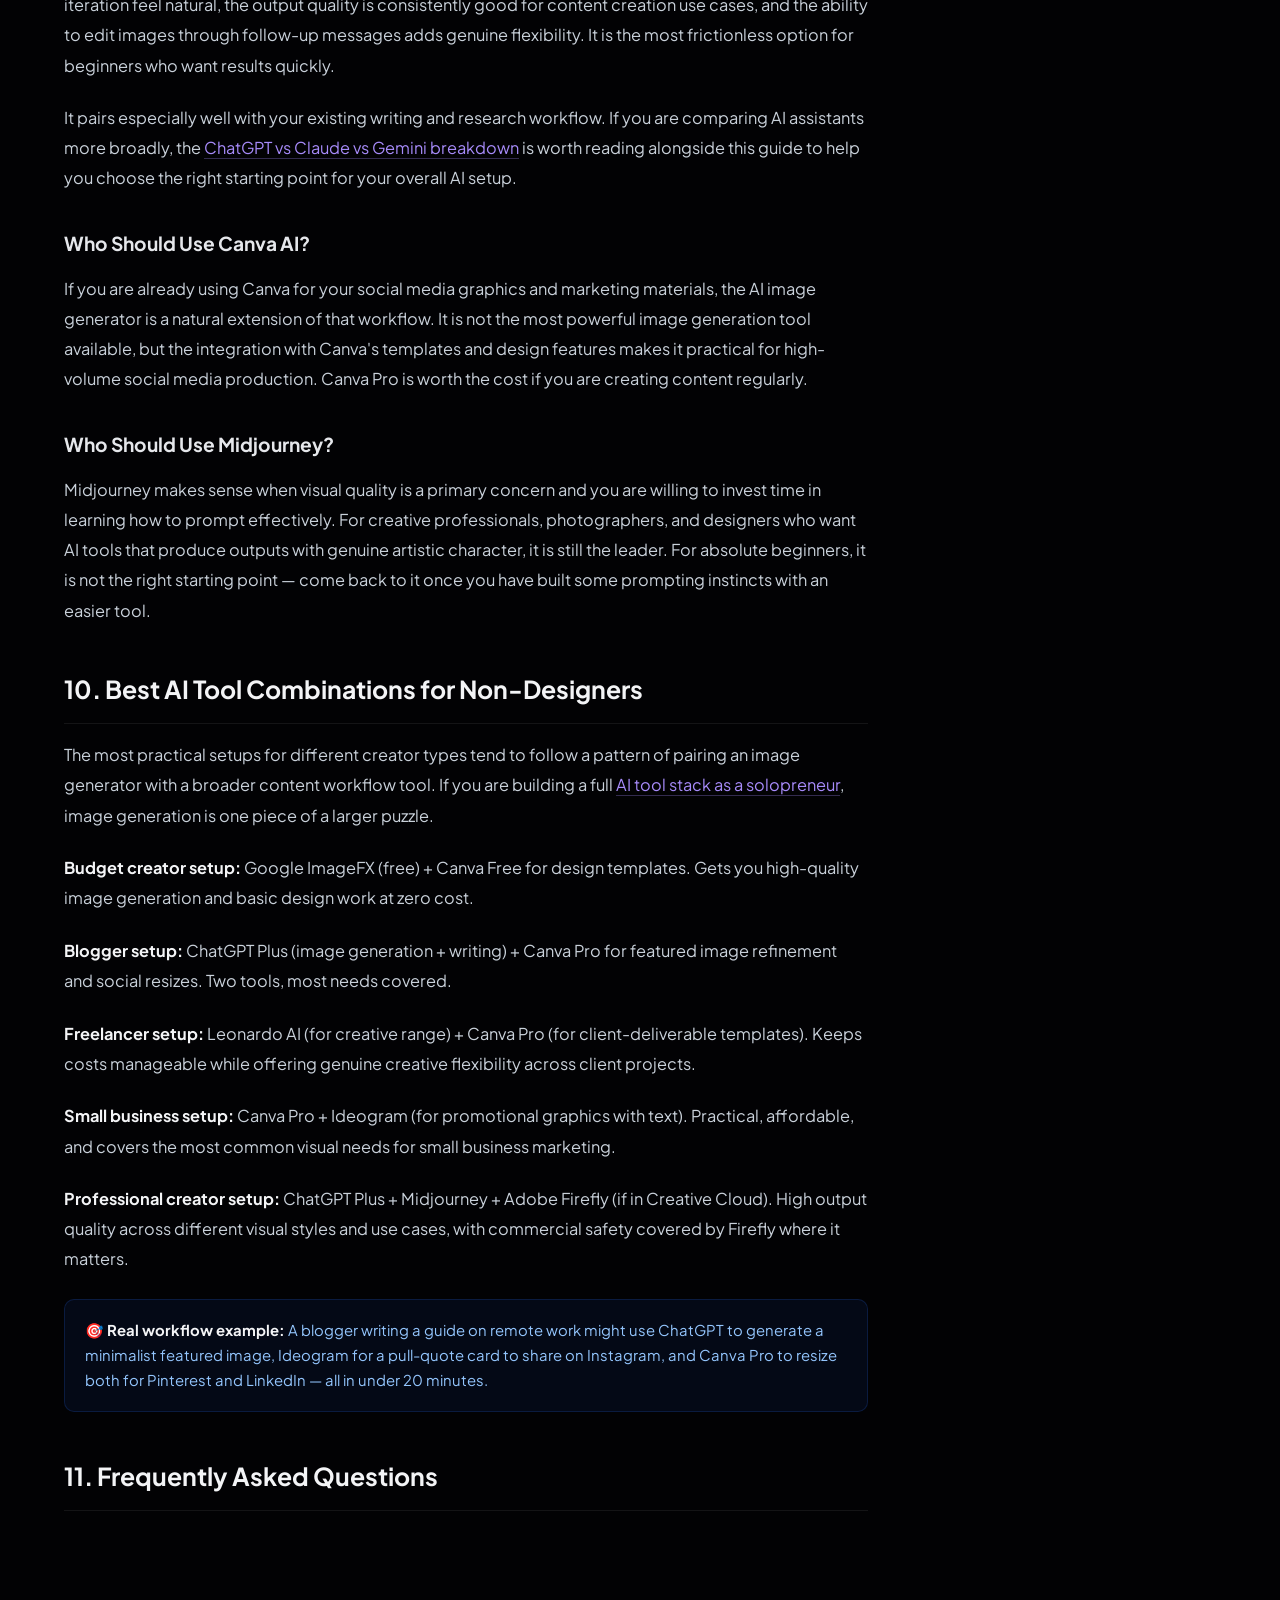
<file: ai-image-generators-for-non-designers.html>
<!DOCTYPE html>
<html lang="en">

<head>

    <!-- Google Tag Manager -->
    <script>(function(w,d,s,l,i){w[l]=w[l]||[];w[l].push({'gtm.start':
    new Date().getTime(),event:'gtm.js'});var f=d.getElementsByTagName(s)[0],
    j=d.createElement(s),dl=l!='dataLayer'?'&l='+l:'';j.async=true;j.src=
    'https://www.googletagmanager.com/gtm.js?id='+i+dl;f.parentNode.insertBefore(j,f);
    })(window,document,'script','dataLayer','GTM-TZFP5LC7');</script>
    <!-- End Google Tag Manager -->

    <!-- BASIC SEO -->
    <meta charset="UTF-8">
    <meta name="viewport" content="width=device-width, initial-scale=1.0">

    <title>AI Image Generators for Non-Designers: The Honest 2026 Guide | SaasInsiderLab</title>

    <meta name="description" content="Discover the best AI image generators for non-designers in 2026. Practical reviews of ChatGPT, Midjourney, Canva AI, Adobe Firefly & more — no fluff, just what works.">
    <meta name="keywords" content="ai image generators for non-designers, best ai image generator, ai image creation tools, ai art generators, text to image ai, ai design tools, ai image generator for beginners">
    <meta name="robots" content="index, follow">
    <meta name="author" content="SaasInsiderLab">
    <meta name="theme-color" content="#050505">

    <link rel="canonical" href="https://saasinsiderlab.vercel.app/ai-image-generators-for-non-designers.html">

    <!-- FAVICON -->
    <link rel="icon" type="image/png" href="favicon.png">

    <!-- OPEN GRAPH -->
    <meta property="og:title" content="AI Image Generators for Non-Designers: The Honest 2026 Guide">
    <meta property="og:description" content="Discover the best AI image generators for non-designers in 2026. Practical reviews of ChatGPT, Midjourney, Canva AI, Adobe Firefly & more.">
    <meta property="og:type" content="article">
    <meta property="og:url" content="https://saasinsiderlab.vercel.app/ai-image-generators-for-non-designers.html">
    <meta property="og:image" content="https://saasinsiderlab.vercel.app/ai-image-generators-non-designers.webp">
    <meta property="article:published_time" content="2026-06-16">
    <meta property="article:modified_time" content="2026-06-16">
    <meta property="article:author" content="SaasInsiderLab">

    <!-- TWITTER -->
    <meta name="twitter:card" content="summary_large_image">
    <meta name="twitter:title" content="AI Image Generators for Non-Designers: The Honest 2026 Guide">
    <meta name="twitter:description" content="Discover the best AI image generators for non-designers in 2026. Practical reviews of ChatGPT, Midjourney, Canva AI, Adobe Firefly & more.">
    <meta name="twitter:image" content="https://saasinsiderlab.vercel.app/ai-image-generators-non-designers.webp">

    <!-- FONTS -->
    <link rel="preconnect" href="https://fonts.googleapis.com">
    <link rel="preconnect" href="https://fonts.gstatic.com" crossorigin>
    <link href="https://fonts.googleapis.com/css2?family=Plus+Jakarta+Sans:wght@300;400;500;600;700;800&display=swap" rel="stylesheet">

    <!-- CSS -->
    <link rel="stylesheet" href="style.css">

    <!-- ARTICLE SCHEMA -->
    <script type="application/ld+json">
    {
        "@context": "https://schema.org",
        "@type": "Article",
        "headline": "AI Image Generators for Non-Designers: The Honest 2026 Guide",
        "description": "Discover the best AI image generators for non-designers in 2026. Practical reviews of ChatGPT, Midjourney, Canva AI, Adobe Firefly and more.",
        "author": {
            "@type": "Organization",
            "name": "SaasInsiderLab",
            "url": "https://saasinsiderlab.vercel.app"
        },
        "publisher": {
            "@type": "Organization",
            "name": "SaasInsiderLab",
            "logo": {
                "@type": "ImageObject",
                "url": "https://saasinsiderlab.vercel.app/logo.png"
            }
        },
        "datePublished": "2026-06-16",
        "dateModified": "2026-06-16",
        "mainEntityOfPage": {
            "@type": "WebPage",
            "@id": "https://saasinsiderlab.vercel.app/ai-image-generators-for-non-designers.html"
        },
        "image": {
            "@type": "ImageObject",
            "url": "https://saasinsiderlab.vercel.app/ai-image-generators-non-designers.webp",
            "width": 1200,
            "height": 630
        }
    }
    </script>

    <!-- FAQ SCHEMA -->
    <script type="application/ld+json">
    {
        "@context": "https://schema.org",
        "@type": "FAQPage",
        "mainEntity": [
            {
                "@type": "Question",
                "name": "What is the best AI image generator for beginners?",
                "acceptedAnswer": {
                    "@type": "Answer",
                    "text": "For most beginners, ChatGPT Image Generation or Canva AI are the most practical starting points. Both work in familiar browser-based interfaces, require no special technical knowledge, and produce results good enough for blog posts, social media, and marketing materials. If budget is a concern, Google ImageFX offers a free alternative with competitive image quality."
                }
            },
            {
                "@type": "Question",
                "name": "Can AI create professional-looking images?",
                "acceptedAnswer": {
                    "@type": "Answer",
                    "text": "Yes, with the right prompts and a bit of iteration. Tools like Midjourney, Adobe Firefly, and ChatGPT Image Generation are capable of producing visuals that look professional in editorial, marketing, and social media contexts. Quality depends heavily on how well you write your prompt and how much time you spend refining outputs."
                }
            },
            {
                "@type": "Question",
                "name": "Is Midjourney better than ChatGPT image generation?",
                "acceptedAnswer": {
                    "@type": "Answer",
                    "text": "They are better at different things. Midjourney produces more artistically expressive, high-quality outputs and gives experienced users more stylistic control. ChatGPT Image Generation is significantly easier to use and handles iterative refinement through natural conversation. For most non-designers, ChatGPT Image Generation is more immediately useful."
                }
            },
            {
                "@type": "Question",
                "name": "Are AI-generated images safe for commercial use?",
                "acceptedAnswer": {
                    "@type": "Answer",
                    "text": "It depends on the specific tool and plan. Adobe Firefly is designed with commercial use in mind and trained on licensed content. ChatGPT and Canva AI both allow commercial use under their terms of service, but you should read those terms carefully before publishing commercially."
                }
            },
            {
                "@type": "Question",
                "name": "Which AI image generator is easiest to use?",
                "acceptedAnswer": {
                    "@type": "Answer",
                    "text": "Canva AI and ChatGPT Image Generation are consistently the easiest for people with no prior design or AI experience. Both work in clean browser-based interfaces and handle natural language prompts without requiring special syntax or Discord knowledge."
                }
            }
        ]
    }
    </script>

    <!-- BREADCRUMB SCHEMA -->
    <script type="application/ld+json">
    {
        "@context": "https://schema.org",
        "@type": "BreadcrumbList",
        "itemListElement": [
            { "@type": "ListItem", "position": 1, "name": "Home", "item": "https://saasinsiderlab.vercel.app" },
            { "@type": "ListItem", "position": 2, "name": "AI Tools", "item": "https://saasinsiderlab.vercel.app/blog.html" },
            { "@type": "ListItem", "position": 3, "name": "AI Image Generators for Non-Designers", "item": "https://saasinsiderlab.vercel.app/ai-image-generators-for-non-designers.html" }
        ]
    }
    </script>

    <!-- BLOG PAGE STYLES -->
    <style>
        /* ── BLOG HERO ─────────────────────────────────────── */
        .blog-hero {
            padding: 120px 0 60px;
            position: relative;
            overflow: hidden;
        }
        .blog-hero .blur {
            position: absolute;
            border-radius: 50%;
            filter: blur(80px);
            opacity: 0.18;
            pointer-events: none;
        }
        .blog-hero .blur.one {
            width: 500px; height: 500px;
            background: #7c3aed;
            top: -100px; left: -150px;
        }
        .blog-hero .blur.two {
            width: 400px; height: 400px;
            background: #2563eb;
            bottom: -80px; right: -100px;
        }

        /* ── BREADCRUMB ────────────────────────────────────── */
        .breadcrumb {
            display: flex;
            align-items: center;
            gap: 8px;
            font-size: 0.82rem;
            color: #9ca3af;
            margin-bottom: 28px;
            flex-wrap: wrap;
        }
        .breadcrumb a {
            color: #9ca3af;
            text-decoration: none;
            transition: color 0.2s;
            min-height: 44px;
            display: inline-flex;
            align-items: center;
        }
        .breadcrumb a:hover { color: #a78bfa; }
        .breadcrumb span { color: #4b5563; }
        .breadcrumb .current { color: #d1d5db; }

        /* ── ARTICLE META ──────────────────────────────────── */
        .article-category-badge {
            display: inline-block;
            background: rgba(124,58,237,0.15);
            color: #a78bfa;
            border: 1px solid rgba(124,58,237,0.3);
            padding: 5px 14px;
            border-radius: 20px;
            font-size: 0.78rem;
            font-weight: 600;
            letter-spacing: 0.05em;
            text-transform: uppercase;
            margin-bottom: 20px;
        }
        .article-title {
            font-size: clamp(1.6rem, 5vw, 2.8rem);
            font-weight: 800;
            line-height: 1.2;
            color: #f9fafb;
            margin-bottom: 20px;
            word-break: break-word;
            overflow-wrap: break-word;
        }
        .article-title .gradient-text {
            background: linear-gradient(135deg, #7c3aed, #2563eb);
            -webkit-background-clip: text;
            -webkit-text-fill-color: transparent;
            background-clip: text;
        }
        .article-meta-row {
            display: flex;
            align-items: center;
            gap: 20px;
            flex-wrap: wrap;
            font-size: 0.85rem;
            color: #6b7280;
            margin-bottom: 36px;
            padding-bottom: 28px;
            border-bottom: 1px solid rgba(255,255,255,0.06);
        }
        .article-meta-row .meta-item {
            display: flex;
            align-items: center;
            gap: 6px;
        }
        .article-meta-row .meta-item svg {
            width: 15px; height: 15px;
            opacity: 0.5;
            flex-shrink: 0;
        }

        /* ── LAYOUT ────────────────────────────────────────── */
        .article-layout {
            display: grid;
            grid-template-columns: 1fr 300px;
            gap: 48px;
            align-items: start;
            padding-bottom: 80px;
        }
        @media (max-width: 900px) {
            .article-layout {
                grid-template-columns: 1fr;
                padding-bottom: 40px;
            }
            .article-sidebar { display: none; }
        }

        /* ── FEATURED IMAGE ────────────────────────────────── */
        .featured-image-block {
            width: 100%;
            max-width: 100%;
            margin-bottom: 40px;
            border-radius: 16px;
            overflow: hidden;
        }
        .featured-image {
            width: 100%;
            height: auto;
            display: block;
            border-radius: 16px;
            max-width: 100%;
        }
        .article-image {
            margin: 24px 0;
            width: 100%;
            max-width: 100%;
            border-radius: 16px;
            overflow: hidden;
        }
        .article-image img {
            width: 100%;
            height: auto;
            display: block;
            border-radius: 16px;
            max-width: 100%;
        }

        /* ── ARTICLE BODY ──────────────────────────────────── */
        .article-body {
            color: #d1d5db;
            font-size: 1.02rem;
            line-height: 1.85;
            min-width: 0;
            overflow-wrap: break-word;
            word-break: break-word;
        }
        .article-body p {
            margin-bottom: 1.4rem;
            color: #c9d1da;
        }
        .article-body h2 {
            font-size: 1.55rem;
            font-weight: 700;
            color: #f3f4f6;
            margin: 2.6rem 0 1rem;
            padding-bottom: 10px;
            border-bottom: 1px solid rgba(255,255,255,0.07);
            word-break: break-word;
        }
        .article-body h3 {
            font-size: 1.2rem;
            font-weight: 700;
            color: #e5e7eb;
            margin: 2rem 0 0.8rem;
            word-break: break-word;
        }
        .article-body strong { color: #f3f4f6; }
        .article-body a {
            color: #a78bfa;
            text-decoration: none;
            border-bottom: 1px solid rgba(167,139,250,0.3);
            transition: border-color 0.2s, color 0.2s;
        }
        .article-body a:hover {
            color: #c4b5fd;
            border-color: rgba(196,181,253,0.5);
        }

        /* ── TABLE OF CONTENTS ─────────────────────────────── */
        .toc-box {
            background: rgba(255,255,255,0.03);
            border: 1px solid rgba(255,255,255,0.07);
            border-left: 3px solid #7c3aed;
            border-radius: 12px;
            padding: 24px 28px;
            margin-bottom: 40px;
        }
        .toc-box h4 {
            font-size: 0.8rem;
            font-weight: 700;
            text-transform: uppercase;
            letter-spacing: 0.08em;
            color: #a78bfa;
            margin-bottom: 16px;
        }
        .toc-list {
            list-style: none;
            padding: 0; margin: 0;
            counter-reset: toc;
        }
        .toc-list li {
            counter-increment: toc;
            margin-bottom: 9px;
        }
        .toc-list li a {
            color: #9ca3af !important;
            font-size: 0.9rem;
            text-decoration: none !important;
            border-bottom: none !important;
            display: flex;
            gap: 10px;
            transition: color 0.2s;
            min-height: 36px;
            align-items: center;
        }
        .toc-list li a:hover { color: #c4b5fd !important; }
        .toc-list li a::before {
            content: counter(toc, decimal-leading-zero);
            font-size: 0.7rem;
            font-weight: 700;
            color: #4b5563;
            min-width: 22px;
            flex-shrink: 0;
        }

        /* ── TOOL INFO TABLE ───────────────────────────────── */
        .tool-info-table {
            width: 100%;
            border-collapse: collapse;
            margin: 20px 0 28px;
            font-size: 0.9rem;
            border-radius: 12px;
            overflow: hidden;
            border: 1px solid rgba(255,255,255,0.07);
            max-width: 100%;
            table-layout: auto;
        }
        .tool-info-table tr:nth-child(odd) td:first-child {
            background: rgba(124,58,237,0.08);
        }
        .tool-info-table td {
            padding: 12px 16px;
            border-bottom: 1px solid rgba(255,255,255,0.05);
            vertical-align: top;
            color: #c9d1da;
        }
        .tool-info-table td:first-child {
            font-weight: 600;
            color: #e5e7eb;
            width: 140px;
        }

        /* ── COMPARISON TABLE ──────────────────────────────── */
        .comparison-table-wrap {
            overflow-x: auto;
            margin: 20px 0 28px;
            border-radius: 12px;
            border: 1px solid rgba(255,255,255,0.07);
        }
        .comparison-table {
            width: 100%;
            border-collapse: collapse;
            font-size: 0.88rem;
            min-width: 560px;
        }
        .comparison-table th {
            background: rgba(124,58,237,0.15);
            color: #a78bfa;
            padding: 12px 16px;
            text-align: left;
            font-weight: 700;
            font-size: 0.8rem;
            text-transform: uppercase;
            letter-spacing: 0.04em;
        }
        .comparison-table td {
            padding: 11px 16px;
            border-bottom: 1px solid rgba(255,255,255,0.05);
            color: #c9d1da;
            vertical-align: middle;
        }
        .comparison-table tr:last-child td { border-bottom: none; }
        .comparison-table tr:hover td { background: rgba(255,255,255,0.02); }
        .free-badge {
            display: inline-block;
            background: rgba(16,185,129,0.15);
            color: #34d399;
            border: 1px solid rgba(16,185,129,0.25);
            padding: 2px 10px;
            border-radius: 20px;
            font-size: 0.75rem;
            font-weight: 600;
        }

        /* ── HIGHLIGHT QUOTE ───────────────────────────────── */
        .highlight-quote {
            background: rgba(124,58,237,0.08);
            border-left: 3px solid #7c3aed;
            border-radius: 0 10px 10px 0;
            padding: 18px 22px;
            margin: 28px 0;
            color: #c4b5fd;
            font-size: 1.02rem;
            font-style: italic;
            line-height: 1.7;
        }

        /* ── SECTION CALLOUT ───────────────────────────────── */
        .section-callout {
            background: rgba(37,99,235,0.08);
            border: 1px solid rgba(37,99,235,0.2);
            border-radius: 10px;
            padding: 18px 20px;
            margin: 24px 0;
            color: #93c5fd;
            font-size: 0.93rem;
            line-height: 1.7;
        }

        /* ── SIDEBAR ───────────────────────────────────────── */
        .article-sidebar {
            position: sticky;
            top: 100px;
        }
        .sidebar-widget {
            background: rgba(255,255,255,0.02);
            border: 1px solid rgba(255,255,255,0.06);
            border-radius: 14px;
            padding: 20px;
            margin-bottom: 20px;
        }
        .sidebar-widget h5 {
            font-size: 0.82rem;
            font-weight: 700;
            text-transform: uppercase;
            letter-spacing: 0.07em;
            color: #6b7280;
            margin-bottom: 14px;
        }
        .sidebar-toc-list {
            list-style: none;
            padding: 0; margin: 0;
        }
        .sidebar-toc-list li {
            margin-bottom: 6px;
        }
        .sidebar-toc-list li a {
            color: #9ca3af;
            font-size: 0.84rem;
            text-decoration: none;
            border-bottom: none !important;
            display: block;
            padding: 4px 0;
            transition: color 0.2s;
            min-height: 32px;
            display: flex;
            align-items: center;
        }
        .sidebar-toc-list li a:hover { color: #a78bfa; }
        .sidebar-stat {
            display: flex;
            justify-content: space-between;
            align-items: center;
            padding: 9px 0;
            border-bottom: 1px solid rgba(255,255,255,0.05);
            font-size: 0.84rem;
        }
        .sidebar-stat:last-child { border-bottom: none; }
        .sidebar-stat span:first-child { color: #9ca3af; }
        .sidebar-stat span:last-child { color: #f3f4f6; font-weight: 600; }

        /* ── FAQ SECTION ───────────────────────────────────── */
        .faq-section { margin-top: 20px; }
        .faq-item {
            background: rgba(255,255,255,0.02);
            border: 1px solid rgba(255,255,255,0.06);
            border-radius: 12px;
            margin-bottom: 14px;
            overflow: hidden;
        }
        .faq-question {
            width: 100%;
            background: none;
            border: none;
            padding: 20px 24px;
            text-align: left;
            cursor: pointer;
            display: flex;
            justify-content: space-between;
            align-items: center;
            gap: 16px;
            color: #e5e7eb;
            font-size: 0.95rem;
            font-weight: 600;
            font-family: 'Plus Jakarta Sans', sans-serif;
            transition: background 0.2s;
            min-height: 44px;
        }
        .faq-question:hover { background: rgba(255,255,255,0.03); }
        .faq-question .faq-icon {
            flex-shrink: 0;
            width: 24px; height: 24px;
            background: rgba(124,58,237,0.2);
            border-radius: 50%;
            display: flex;
            align-items: center;
            justify-content: center;
            font-size: 1rem;
            color: #a78bfa;
            transition: transform 0.3s;
        }
        .faq-item.open .faq-icon { transform: rotate(45deg); }
        .faq-answer {
            padding: 0 24px;
            max-height: 0;
            overflow: hidden;
            transition: max-height 0.35s ease, padding 0.3s ease;
        }
        .faq-item.open .faq-answer {
            max-height: 500px;
            padding: 0 24px 20px;
        }
        .faq-answer p {
            color: #9ca3af;
            font-size: 0.94rem;
            line-height: 1.75;
            margin: 0;
        }

        /* ── RELATED ARTICLES ──────────────────────────────── */
        .related-section {
            padding: 60px 0;
            border-top: 1px solid rgba(255,255,255,0.06);
        }
        .related-section .section-title {
            margin-bottom: 32px;
        }
        .related-section .section-title h2 {
            font-size: 1.6rem;
        }

        /* ── AUTHOR BOX ────────────────────────────────────── */
        .author-box {
            display: flex;
            align-items: flex-start;
            gap: 20px;
            background: rgba(255,255,255,0.02);
            border: 1px solid rgba(255,255,255,0.07);
            border-radius: 14px;
            padding: 24px;
            margin: 40px 0;
        }
        .author-avatar {
            width: 56px; height: 56px;
            border-radius: 50%;
            background: linear-gradient(135deg, #7c3aed, #2563eb);
            display: flex;
            align-items: center;
            justify-content: center;
            font-size: 1.4rem;
            flex-shrink: 0;
        }
        .author-info h5 {
            font-size: 0.95rem;
            font-weight: 700;
            color: #f3f4f6;
            margin-bottom: 4px;
        }
        .author-info .author-role {
            font-size: 0.78rem;
            color: #a78bfa;
            font-weight: 600;
            margin-bottom: 8px;
            display: block;
        }
        .author-info p {
            font-size: 0.87rem;
            color: #9ca3af;
            line-height: 1.6;
            margin: 0;
        }

        /* ── TOOL HEADING BADGE ────────────────────────────── */
        .tool-heading-wrap {
            display: flex;
            align-items: center;
            gap: 12px;
            margin: 2rem 0 0.8rem;
        }
        .tool-emoji {
            width: 38px; height: 38px;
            background: rgba(124,58,237,0.15);
            border: 1px solid rgba(124,58,237,0.25);
            border-radius: 10px;
            display: flex;
            align-items: center;
            justify-content: center;
            font-size: 1.1rem;
            flex-shrink: 0;
        }
        .tool-heading-wrap h3 {
            margin: 0;
            font-size: 1.2rem;
            font-weight: 700;
            color: #e5e7eb;
        }

        /* ── MOBILE ────────────────────────────────────────── */
        @media (max-width: 768px) {
            .blog-hero { padding: 90px 0 40px; }
            .blog-hero .blur.one { width: 260px; height: 260px; left: -80px; }
            .blog-hero .blur.two { width: 220px; height: 220px; right: -60px; }
            .toc-box { padding: 18px 16px; }
            .highlight-quote { padding: 14px 16px; font-size: 0.97rem; }
            .section-callout { padding: 16px 18px; font-size: 0.9rem; }
            .author-box { flex-direction: column; align-items: flex-start; }
            .faq-question { font-size: 0.88rem; padding: 16px 18px; }
            .faq-answer { padding: 0 18px; }
            .faq-item.open .faq-answer { padding: 0 18px 18px; }
            .article-body h2 { font-size: 1.3rem; }
            .article-body h3 { font-size: 1.08rem; }
            .related-section .section-title h2 { font-size: 1.3rem; }
        }

        @media (max-width: 480px) {
            .blog-hero { padding: 80px 0 32px; }
            .toc-box { padding: 14px 14px; }
            .toc-list li a { font-size: 0.82rem; }
            .tool-info-table { font-size: 0.82rem; }
            .tool-info-table td { padding: 10px 10px; }
            .tool-info-table td:first-child { width: 110px; }
            .faq-question { font-size: 0.84rem; padding: 14px 14px; }
            .faq-answer { padding: 0 14px; }
            .faq-item.open .faq-answer { padding: 0 14px 14px; }
            .sidebar-widget { padding: 16px; }
            .author-box { padding: 18px; }
            .article-layout { padding-bottom: 24px; }
            .article-meta-row { gap: 12px; font-size: 0.78rem; }
        }
    </style>

</head>

<body>

<!-- Google Tag Manager (noscript) -->
<noscript><iframe src="https://www.googletagmanager.com/ns.html?id=GTM-TZFP5LC7"
height="0" width="0" style="display:none;visibility:hidden"></iframe></noscript>
<!-- End Google Tag Manager (noscript) -->

<!-- ── NAVBAR ──────────────────────────────────────────────── -->
<nav class="navbar">
    <div class="container nav-container">
        <a href="./" class="logo">
            <span class="gradient-text">SaasInsider</span> Lab
        </a>
        <div class="menu-toggle" id="menu-toggle">☰</div>
        <div class="nav-links" id="nav-links">
            <a href="./">Home</a>
            <a href="blog.html" class="active">Blogs</a>
            <a href="contact.html">Contact</a>
        </div>
    </div>
</nav>

<!-- ── BLOG HERO ───────────────────────────────────────────── -->
<section class="blog-hero">
    <div class="blur one"></div>
    <div class="blur two"></div>

    <div class="container">

        <!-- Breadcrumb -->
        <nav class="breadcrumb" aria-label="Breadcrumb">
            <a href="./">Home</a>
            <span>›</span>
            <a href="blog.html">AI Tools</a>
            <span>›</span>
            <span class="current">AI Image Generators for Non-Designers</span>
        </nav>

        <div class="article-category-badge">🎨 AI Image Tools</div>

        <h1 class="article-title">
            AI Image Generators for Non-Designers<br>
            <span class="gradient-text">The Honest 2026 Guide</span>
        </h1>

        <div class="article-meta-row">
            <div class="meta-item">
                <svg viewBox="0 0 24 24" fill="none" stroke="currentColor" stroke-width="2"><rect x="3" y="4" width="18" height="18" rx="2"/><line x1="16" y1="2" x2="16" y2="6"/><line x1="8" y1="2" x2="8" y2="6"/><line x1="3" y1="10" x2="21" y2="10"/></svg>
                June 16, 2026
            </div>
            <div class="meta-item">
                <svg viewBox="0 0 24 24" fill="none" stroke="currentColor" stroke-width="2"><circle cx="12" cy="12" r="10"/><polyline points="12 6 12 12 16 14"/></svg>
                12 min read
            </div>
            <div class="meta-item">
                <svg viewBox="0 0 24 24" fill="none" stroke="currentColor" stroke-width="2"><path d="M20 21v-2a4 4 0 0 0-4-4H8a4 4 0 0 0-4 4v2"/><circle cx="12" cy="7" r="4"/></svg>
                SaasInsiderLab
            </div>
        </div>

    </div>
</section>

<!-- ── ARTICLE CONTENT ─────────────────────────────────────── -->
<main>
    <div class="container">
        <div class="article-layout">

            <!-- ── MAIN CONTENT ── -->
            <article class="article-body">

                <!-- Featured Image -->
                <div class="featured-image-block">
                    <img
                        src="ai-image-generators-non-designers.webp"
                        alt="AI Image Generators for Non-Designers — The Honest 2026 Guide"
                        class="featured-image"
                        loading="lazy"
                        width="1200"
                        height="630"
                    >
                </div>

                <!-- Intro -->
                <p>If you run a blog, manage social media for a small business, or create content as a freelancer, you already know the pressure. Every platform rewards visuals. Instagram reels, Pinterest pins, LinkedIn carousels, blog featured images — all of it demands design output that most of us simply were not trained to produce.</p>

                <p>The problem is not a lack of ideas. Most creators and business owners know exactly what they want to communicate. What stops them is the gap between the idea and the execution. Professional graphic design takes years to learn. Hiring a designer costs money that early-stage creators and solopreneurs often do not have. Stock image libraries look generic and increasingly disconnected from brand personality. And doing everything manually takes far more time than it should.</p>

                <p>That gap is exactly where <strong>AI image generators</strong> have stepped in. These tools convert plain text descriptions into original images in seconds, no design background required. In 2026, the technology has matured enough that even complete beginners can produce visuals that look credible and professional with a little practice.</p>

                <p>That said, these tools are not magic. They have real quirks, inconsistent outputs, and learning curves that vary by platform. This guide covers what actually works, what does not, and which <strong>AI image creation tool</strong> makes the most sense for your particular situation.</p>

                <!-- Table of Contents -->
                <nav class="toc-box" aria-label="Table of Contents">
                    <h4>📋 Table of Contents</h4>
                    <ol class="toc-list">
                        <li><a href="#what-are-ai-image-generators">What Are AI Image Generators?</a></li>
                        <li><a href="#what-makes-a-good-tool">What Makes a Good AI Image Generator?</a></li>
                        <li><a href="#best-tools">Best AI Image Generators for Non-Designers</a></li>
                        <li><a href="#comparison">AI Image Generator Comparison</a></li>
                        <li><a href="#real-world-use-cases">Real-World Use Cases</a></li>
                        <li><a href="#content-workflow">How AI Image Generators Fit Into a Modern Content Workflow</a></li>
                        <li><a href="#common-mistakes">Common Mistakes Beginners Make</a></li>
                        <li><a href="#limitations">Honest Limitations of AI Image Generators</a></li>
                        <li><a href="#which-to-start-with">Which AI Image Generator Should Beginners Start With?</a></li>
                        <li><a href="#tool-combinations">Best AI Tool Combinations for Non-Designers</a></li>
                        <li><a href="#faq">Frequently Asked Questions</a></li>
                        <li><a href="#conclusion">Conclusion</a></li>
                    </ol>
                </nav>

                <!-- SECTION 1 -->
                <h2 id="what-are-ai-image-generators">1. What Are AI Image Generators?</h2>

                <p>At their core, AI image generators are tools that use machine learning models trained on massive datasets of images to generate new visuals based on a text prompt. You type a description — something like "a minimalist flat-lay of a coffee cup on a wooden desk, warm lighting, editorial style" — and the model produces an image that matches that description.</p>

                <p>The technology behind this is called <strong>text-to-image generation</strong>. Models like Stable Diffusion, DALL-E, and Midjourney's proprietary system interpret your prompt and generate pixels that statistically match what images with those descriptions tend to look like. The results have gone from novelty to genuinely useful over the past few years.</p>

                <p>For non-designers, the most relevant use cases include blog featured images, social media graphics, product concept visuals, presentation illustrations, YouTube thumbnails, and marketing assets. You are unlikely to use <strong>AI visual content tools</strong> to replace a full brand identity project or detailed product photography — but for the day-to-day visual needs of content creators and small businesses, they cover a lot of ground.</p>

                <div class="highlight-quote">
                    "What you should realistically expect: your first few attempts will probably not be what you pictured. Prompting is a skill. The better you get at describing what you want — lighting, style, composition, colour palette — the better your results become."
                </div>

                <!-- SECTION 2 -->
                <h2 id="what-makes-a-good-tool">2. What Makes a Good AI Image Generator?</h2>

                <p>Not all <strong>AI design tools</strong> are built for the same user. When evaluating which one to use, these are the factors that matter most for non-designers:</p>

                <p><strong>Ease of use.</strong> Can a complete beginner get a reasonable result in under five minutes? Some tools require learning Discord bots or complex parameter syntax. Others work in a browser with a simple text box.</p>

                <p><strong>Image quality.</strong> Quality varies enormously across tools and even across different prompts within the same tool. Look for sharpness, coherence, and how realistically the model handles faces, hands, and text.</p>

                <p><strong>Prompt understanding.</strong> How well does the model interpret nuanced descriptions? A good tool will capture style, mood, and compositional instructions rather than just surface-level keywords.</p>

                <p><strong>Editing capabilities.</strong> Can you refine an output without regenerating from scratch? Inpainting, masking, and outpainting features dramatically reduce wasted generations.</p>

                <p><strong>Commercial usage rights.</strong> This is often overlooked by beginners. Many tools have specific license terms around AI-generated images used for commercial purposes. Always check before publishing.</p>

                <p><strong>Value for money.</strong> Free tiers exist on most platforms but often come with daily generation limits or watermarks. Paid plans range from about $8 to $30 per month depending on the tool.</p>

                <!-- SECTION 3 -->
                <h2 id="best-tools">3. Best AI Image Generators for Non-Designers</h2>

                <!-- ChatGPT -->
                <div class="tool-heading-wrap">
                    <div class="tool-emoji">💬</div>
                    <h3>ChatGPT Image Generation</h3>
                </div>

                <p>ChatGPT's built-in image generation, powered by DALL-E 3, has become one of the most accessible entry points for non-designers. Because it lives inside the ChatGPT interface that many people already use for writing and research, there is almost no additional setup required.</p>

                <p>What makes it stand out for beginners is how naturally it handles conversational prompts. You do not need to learn specific syntax or parameters. You can describe what you want in plain language, ask for changes in follow-up messages, and refine outputs iteratively. The model is notably strong at following stylistic direction — asking for a "clean, editorial blog header image in muted earth tones" produces something coherent rather than a confused mess.</p>

                <p>Practical use cases include blog featured images, social media visuals, marketing graphics, and concept creation for presentations or pitches. It also supports image editing — you can upload an existing image and ask ChatGPT to modify specific elements, which is genuinely useful for quickly adapting visuals without a design app. Many beginners find it significantly easier to use than Midjourney because there are no Discord bots, no cryptic parameters, and no separate platform to learn.</p>

                <table class="tool-info-table" aria-label="ChatGPT Image Generation details">
                    <tbody>
                        <tr><td>Best for</td><td>Blog featured images, social media visuals, marketing graphics, concept creation, image editing</td></tr>
                        <tr><td>Who should use it</td><td>Bloggers, solopreneurs, and content creators who want to generate visuals within their existing ChatGPT workflow</td></tr>
                        <tr><td>Biggest strength</td><td>Conversational refinement — describe changes in plain language and iterate naturally</td></tr>
                        <tr><td>Biggest limitation</td><td>Requires ChatGPT Plus subscription; finite daily generation credits</td></tr>
                        <tr><td>Pricing</td><td>Included with ChatGPT Plus at $20/month. Free tier users get limited access</td></tr>
                        <tr><td>Beginner-friendly?</td><td>Very — the easiest starting point for most non-designers</td></tr>
                    </tbody>
                </table>

                <!-- Midjourney -->
                <div class="tool-heading-wrap">
                    <div class="tool-emoji">🎨</div>
                    <h3>Midjourney</h3>
                </div>

                <p>Midjourney produces some of the most visually striking outputs of any <strong>AI art generator</strong> available today. If you have seen AI-generated images circulating on social media with that distinctive painterly or cinematic quality, there is a good chance Midjourney was involved.</p>

                <p>The quality ceiling here is genuinely high. For creative professionals, photographers, and illustrators looking to experiment with AI, Midjourney offers expressive results that other tools often struggle to match. Artistic photography styles, fantasy illustration, abstract concepts — all of these render exceptionally well. The trade-off is the learning curve: Midjourney operates through Discord, which immediately creates friction for people who have never used that platform. Beyond the interface, the tool rewards users who invest time in understanding prompt parameters.</p>

                <table class="tool-info-table" aria-label="Midjourney details">
                    <tbody>
                        <tr><td>Best for</td><td>Artistic, editorial, and high-quality visual outputs with a distinctive aesthetic character</td></tr>
                        <tr><td>Who should use it</td><td>Creative professionals, designers, and experienced users who want maximum visual quality</td></tr>
                        <tr><td>Biggest strength</td><td>Highest artistic quality ceiling of any tool in this list</td></tr>
                        <tr><td>Biggest limitation</td><td>Steep learning curve; Discord-based interface; no free tier</td></tr>
                        <tr><td>Pricing</td><td>From $10/month (Basic) to $60/month (Pro)</td></tr>
                        <tr><td>Beginner-friendly?</td><td>Not immediately — not the right starting point for absolute beginners</td></tr>
                    </tbody>
                </table>

                <!-- Adobe Firefly -->
                <div class="tool-heading-wrap">
                    <div class="tool-emoji">🔥</div>
                    <h3>Adobe Firefly</h3>
                </div>

                <p>Adobe Firefly is built with commercial use in mind. Adobe has trained its model primarily on licensed Adobe Stock content and openly licensed material, which means the images it generates are designed to be commercially safe in a way that tools trained on scraped internet data cannot fully guarantee.</p>

                <p>For brands and businesses where intellectual property is a genuine concern, that distinction matters. Firefly integrates directly with Photoshop and other Adobe Creative Cloud apps, which means designers can use it as part of an existing workflow rather than switching between separate platforms. The generative fill and generative expand features inside Photoshop are particularly practical for production-ready work.</p>

                <table class="tool-info-table" aria-label="Adobe Firefly details">
                    <tbody>
                        <tr><td>Best for</td><td>Commercially safe content creation, brand-safe assets, integration with existing Adobe workflows</td></tr>
                        <tr><td>Who should use it</td><td>Brands, agencies, and anyone already using Adobe Creative Cloud who needs IP-safe AI visuals</td></tr>
                        <tr><td>Biggest strength</td><td>Trained on licensed content — the safest option for commercial publishing</td></tr>
                        <tr><td>Biggest limitation</td><td>Less compelling as a standalone tool if you are not already in the Adobe ecosystem</td></tr>
                        <tr><td>Pricing</td><td>Included with Creative Cloud plans. Standalone Firefly credits also available; free tier with monthly limits</td></tr>
                        <tr><td>Beginner-friendly?</td><td>Moderate — clean interface, but most value comes from Photoshop integration</td></tr>
                    </tbody>
                </table>

                <!-- Canva AI -->
                <div class="tool-heading-wrap">
                    <div class="tool-emoji">🖼️</div>
                    <h3>Canva AI Image Generator</h3>
                </div>

                <p>Canva is where a lot of non-designers already spend their time, and the addition of AI image generation within Canva's existing design environment makes it a natural choice for content creators who want minimal friction.</p>

                <p>The image quality is not at the artistic peak of Midjourney or the prompt flexibility of ChatGPT, but what Canva offers is integration. You can generate an image and immediately drop it into a social media template, resize it for different platforms, add text overlays, and publish — all without leaving the app. That workflow efficiency is genuinely valuable for bloggers and social media creators who are producing volume. Many <a href="best-ai-social-media-tools-2026.html">social media creators rely on Canva as their central visual production hub</a>, and AI image generation makes it even more capable.</p>

                <table class="tool-info-table" aria-label="Canva AI Image Generator details">
                    <tbody>
                        <tr><td>Best for</td><td>Social media graphics, marketing assets, presentations, brand materials — all within one design workflow</td></tr>
                        <tr><td>Who should use it</td><td>Social media creators, bloggers, and small business owners already using Canva</td></tr>
                        <tr><td>Biggest strength</td><td>Generate and design in the same app — no tool switching</td></tr>
                        <tr><td>Biggest limitation</td><td>Image quality is narrower than dedicated AI image tools</td></tr>
                        <tr><td>Pricing</td><td>Limited free generations on Canva Free. More credits with Canva Pro at ~$15/month</td></tr>
                        <tr><td>Beginner-friendly?</td><td>Extremely — the most beginner-friendly design-integrated option available</td></tr>
                    </tbody>
                </table>

                <!-- Ideogram -->
                <div class="tool-heading-wrap">
                    <div class="tool-emoji">✏️</div>
                    <h3>Ideogram</h3>
                </div>

                <p>Ideogram has earned a specific reputation for something that most AI image tools struggle with badly: rendering legible text within images. If you need to generate a visual that includes a readable headline, a logo concept with text, or a poster with clear typographic elements, Ideogram is the most reliable option currently available.</p>

                <p>Beyond text rendering, the overall image quality is strong and the interface is clean and accessible to beginners. There is a free tier with daily generations, and paid plans are reasonably priced. For content creators who regularly need text-on-image visuals — event announcements, quote graphics, promotional banners — Ideogram fills a gap that other tools leave wide open.</p>

                <table class="tool-info-table" aria-label="Ideogram details">
                    <tbody>
                        <tr><td>Best for</td><td>Images with readable text overlaid — posters, quote cards, promotional banners, thumbnails with headlines</td></tr>
                        <tr><td>Who should use it</td><td>Marketers, bloggers, event promoters, YouTube creators needing text-on-image visuals</td></tr>
                        <tr><td>Biggest strength</td><td>Best-in-class text rendering inside images — a real gap-filler</td></tr>
                        <tr><td>Biggest limitation</td><td>General-purpose image quality, while solid, is not as expressive as Midjourney</td></tr>
                        <tr><td>Pricing</td><td>Free tier available. Paid plans from ~$8/month</td></tr>
                        <tr><td>Beginner-friendly?</td><td>Yes — clean interface, simple prompting</td></tr>
                    </tbody>
                </table>

                <!-- Leonardo AI -->
                <div class="tool-heading-wrap">
                    <div class="tool-emoji">🦁</div>
                    <h3>Leonardo AI</h3>
                </div>

                <p>Leonardo AI offers more granular control than most beginner-oriented tools, with model selection, style fine-tuning, and a robust image-to-image workflow. It has become popular among content creators who want something more flexible than Canva AI but less intimidating than Midjourney. The platform offers a generous free tier, making it accessible for creators who are not ready to commit to a paid subscription. For <a href="chatgpt-for-freelance-writing.html">freelancers working across multiple client projects</a>, Leonardo's flexibility for different visual styles makes it a practical middle-ground option.</p>

                <table class="tool-info-table" aria-label="Leonardo AI details">
                    <tbody>
                        <tr><td>Best for</td><td>Digital illustration, stylized content, image-to-image workflows, creative exploration</td></tr>
                        <tr><td>Who should use it</td><td>Content creators and freelancers who want more control than Canva but find Midjourney too complex</td></tr>
                        <tr><td>Biggest strength</td><td>Generous free tier plus genuine creative flexibility across many visual styles</td></tr>
                        <tr><td>Biggest limitation</td><td>Quality varies significantly depending on model selection and settings</td></tr>
                        <tr><td>Pricing</td><td>Free tier with daily tokens. Paid plans from ~$10/month</td></tr>
                        <tr><td>Beginner-friendly?</td><td>Moderate — more options than simpler tools, but manageable with exploration</td></tr>
                    </tbody>
                </table>

                <!-- Microsoft Designer -->
                <div class="tool-heading-wrap">
                    <div class="tool-emoji">🪟</div>
                    <h3>Microsoft Designer</h3>
                </div>

                <p>Microsoft Designer is built around simplicity and integrates with the Microsoft 365 ecosystem. Powered by DALL-E, it allows users to generate images and immediately apply them to templates for social posts, invitations, and marketing materials. It is not the most powerful tool in this list, but it is one of the most approachable. If you are already using Microsoft 365 at work or for your business, Designer gives you a practical entry point into <strong>AI image generation</strong> without requiring additional subscriptions.</p>

                <table class="tool-info-table" aria-label="Microsoft Designer details">
                    <tbody>
                        <tr><td>Best for</td><td>Simple template-driven visuals within the Microsoft 365 workflow</td></tr>
                        <tr><td>Who should use it</td><td>Small business owners and professionals already in the Microsoft ecosystem</td></tr>
                        <tr><td>Biggest strength</td><td>Zero friction for Microsoft 365 users — no new accounts or subscriptions needed</td></tr>
                        <tr><td>Biggest limitation</td><td>Feature depth is thinner than dedicated image generation platforms</td></tr>
                        <tr><td>Pricing</td><td>Free with a Microsoft account. Enhanced features with Microsoft 365</td></tr>
                        <tr><td>Beginner-friendly?</td><td>Very — minimal setup, familiar Microsoft interface</td></tr>
                    </tbody>
                </table>

                <!-- Google ImageFX -->
                <div class="tool-heading-wrap">
                    <div class="tool-emoji">🔍</div>
                    <h3>Google ImageFX</h3>
                </div>

                <p>Google's ImageFX, part of the Google Labs suite, uses the Imagen model to generate high-quality, photorealistic images. It is clean, fast, and free to access through a Google account. Image quality is genuinely competitive, particularly for photorealistic outputs. The interface is minimal and easy to use. The main limitation is that it is still positioned as an experimental tool, which means feature depth is thinner than dedicated platforms and availability may vary by region. For anyone who wants to experiment with high-quality <strong>AI image generation tools</strong> at no cost, it is one of the best free options available.</p>

                <table class="tool-info-table" aria-label="Google ImageFX details">
                    <tbody>
                        <tr><td>Best for</td><td>Photorealistic image generation, experimentation, budget-conscious creators</td></tr>
                        <tr><td>Who should use it</td><td>Anyone who wants to try high-quality AI image generation before committing to a paid tool</td></tr>
                        <tr><td>Biggest strength</td><td>High-quality photorealistic outputs — at zero cost</td></tr>
                        <tr><td>Biggest limitation</td><td>Experimental status; thinner feature set; regional availability varies</td></tr>
                        <tr><td>Pricing</td><td>Free with a Google account (subject to availability)</td></tr>
                        <tr><td>Beginner-friendly?</td><td>Very — minimal interface, nothing to configure</td></tr>
                    </tbody>
                </table>

                <!-- SECTION 4: COMPARISON -->
                <h2 id="comparison">4. AI Image Generator Comparison</h2>

                <p>Rather than a feature matrix filled with marketing claims, here is a practical summary of how these tools compare for the kinds of users this guide is written for:</p>

                <div class="comparison-table-wrap">
                    <table class="comparison-table" aria-label="AI image generator comparison">
                        <thead>
                            <tr>
                                <th>Tool</th>
                                <th>Ease of Use</th>
                                <th>Image Quality</th>
                                <th>Free Tier?</th>
                                <th>Starting Price</th>
                                <th>Best For</th>
                            </tr>
                        </thead>
                        <tbody>
                            <tr>
                                <td>ChatGPT Image Gen</td>
                                <td>⭐⭐⭐⭐⭐</td>
                                <td>⭐⭐⭐⭐</td>
                                <td><span class="free-badge">Limited</span></td>
                                <td>$20/mo (Plus)</td>
                                <td>Bloggers, solopreneurs</td>
                            </tr>
                            <tr>
                                <td>Midjourney</td>
                                <td>⭐⭐</td>
                                <td>⭐⭐⭐⭐⭐</td>
                                <td>No</td>
                                <td>$10/mo (Basic)</td>
                                <td>Creative professionals</td>
                            </tr>
                            <tr>
                                <td>Adobe Firefly</td>
                                <td>⭐⭐⭐⭐</td>
                                <td>⭐⭐⭐⭐</td>
                                <td><span class="free-badge">Yes</span></td>
                                <td>CC Plan</td>
                                <td>Brands, agencies</td>
                            </tr>
                            <tr>
                                <td>Canva AI</td>
                                <td>⭐⭐⭐⭐⭐</td>
                                <td>⭐⭐⭐</td>
                                <td><span class="free-badge">Yes</span></td>
                                <td>~$15/mo (Pro)</td>
                                <td>Social media creators</td>
                            </tr>
                            <tr>
                                <td>Ideogram</td>
                                <td>⭐⭐⭐⭐</td>
                                <td>⭐⭐⭐⭐</td>
                                <td><span class="free-badge">Yes</span></td>
                                <td>~$8/mo</td>
                                <td>Text-on-image visuals</td>
                            </tr>
                            <tr>
                                <td>Leonardo AI</td>
                                <td>⭐⭐⭐</td>
                                <td>⭐⭐⭐⭐</td>
                                <td><span class="free-badge">Yes</span></td>
                                <td>~$10/mo</td>
                                <td>Freelancers, creators</td>
                            </tr>
                            <tr>
                                <td>Microsoft Designer</td>
                                <td>⭐⭐⭐⭐⭐</td>
                                <td>⭐⭐⭐</td>
                                <td><span class="free-badge">Yes</span></td>
                                <td>Free / M365</td>
                                <td>Microsoft 365 users</td>
                            </tr>
                            <tr>
                                <td>Google ImageFX</td>
                                <td>⭐⭐⭐⭐⭐</td>
                                <td>⭐⭐⭐⭐</td>
                                <td><span class="free-badge">Yes</span></td>
                                <td>Free</td>
                                <td>Budget creators</td>
                            </tr>
                        </tbody>
                    </table>
                </div>

                <div class="section-callout">
                    💡 <strong>Bottom line for beginners:</strong> For most non-designers, the practical recommendation is ChatGPT Image Generation or Canva AI as a starting point, with Ideogram added if you regularly need images with readable text overlaid.
                </div>

                <!-- SECTION 5: REAL-WORLD USE CASES -->
                <h2 id="real-world-use-cases">5. Real-World Use Cases</h2>

                <p>Different creators need different things. Here is a practical breakdown of which tools fit which workflows:</p>

                <p><strong>Bloggers</strong> benefit most from ChatGPT Image Generation for featured images and in-article illustrations. The iterative chat-based refinement workflow fits naturally into the writing process — you can draft your article and generate the featured image in the same session, especially if you are already using ChatGPT for writing. If you are looking for a broader set of <a href="best-free-ai-writing-tools.html">AI writing tools to pair with your image workflow</a>, that is worth exploring too.</p>

                <p><strong>Freelancers</strong> working across multiple client projects will find Leonardo AI or Adobe Firefly most flexible, depending on whether they are already invested in the Adobe ecosystem. Leonardo offers creative range on a budget; Firefly offers commercial safety.</p>

                <p><strong>Social media creators</strong> producing high volume across platforms get the most value from Canva AI, where generation and design work happen in the same app. No tool-switching, no file exports — just create and publish.</p>

                <p><strong>YouTube creators</strong> who need thumbnails with readable text should keep Ideogram close. It handles text inside images better than any other tool in this list, which matters enormously for YouTube thumbnails where legibility drives click-through rates.</p>

                <p><strong>Small business owners</strong> with limited budgets can get meaningful mileage from Google ImageFX and Microsoft Designer before committing to paid plans. Canva Pro is worth the investment once visual production volume increases.</p>

                <p><strong>Marketing teams</strong> with commercial concerns should evaluate Adobe Firefly seriously, particularly if Creative Cloud is already in the budget. The IP-safety argument is real and worth the consideration.</p>

                <!-- SECTION 6: CONTENT WORKFLOW -->
                <h2 id="content-workflow">6. How AI Image Generators Fit Into a Modern Content Workflow</h2>

                <p>AI image generation is most useful when it is treated as one part of a practical workflow rather than a standalone magic button. A realistic approach looks something like this:</p>

                <p>Start by developing your content idea and identifying where you need visuals — a featured image, an infographic concept, a social post graphic. With a clear brief in mind, write a detailed prompt that captures the visual style, mood, and key elements you want. More specificity in your prompt consistently leads to better results.</p>

                <p>Generate multiple variations rather than treating your first output as final. Most tools allow batch generation, and reviewing four options gives you a much better chance of landing on something usable. From there, use the platform's editing tools or bring the image into Canva to refine, resize, and format for your specific channels.</p>

                <p>Once you have a visual that works, think about how it can be repurposed. A blog featured image can become a Pinterest pin, a LinkedIn post background, or a cropped Instagram square with minimal additional effort. That repurposing step is where <strong>AI tools for content creators</strong> start to seriously reduce the time investment per piece of content.</p>

                <div class="highlight-quote">
                    "What this workflow does not do is eliminate the need for human judgment. Every AI-generated image should be reviewed before it goes live. Faces, hands, and text within images are the most common failure points and require a quick check before publishing."
                </div>

                <!-- SECTION 7: COMMON MISTAKES -->
                <h2 id="common-mistakes">7. Common Mistakes Beginners Make</h2>

                <p><strong>Expecting perfect results on the first try.</strong> AI image generation is iterative. Most good outputs come after multiple rounds of prompt refinement, not a single attempt. Budget time for this.</p>

                <p><strong>Writing vague prompts.</strong> "A business image" will get you something generic. "A flat-lay photograph of a laptop, coffee cup, and notebook on a white marble desk, natural window light, clean and minimal" will get you something useful. The detail is the difference.</p>

                <p><strong>Ignoring editing tools.</strong> Every platform has some form of refinement feature. Beginners often regenerate from scratch when a small targeted edit would fix the specific issue.</p>

                <p><strong>Overusing AI-generated visuals.</strong> An audience can notice when every image on a site was generated the same way. Mixing AI visuals with photography, screenshots, and original graphics keeps your content looking varied and human.</p>

                <p><strong>Not maintaining brand consistency.</strong> AI tools do not automatically know your brand colours, fonts, or visual style. Without deliberate prompting and consistency in your style descriptions, your AI visuals will look like they belong to a different brand each time.</p>

                <p><strong>Misunderstanding commercial usage rights.</strong> Read the terms of service for any tool you plan to use commercially. Rights vary significantly between platforms and subscription tiers — this is not something to assume your way through.</p>

                <!-- SECTION 8: LIMITATIONS -->
                <h2 id="limitations">8. Honest Limitations of AI Image Generators</h2>

                <p>It is worth being direct about what these tools currently cannot do reliably, because the hype often outpaces reality.</p>

                <p><strong>Outputs are inconsistent.</strong> The same prompt run twice will produce different results, and not always in a good direction. Building a reliable visual library requires more generations than you might expect.</p>

                <p><strong>Text inside images remains a problem for most tools</strong> except Ideogram. A headline that looks fine in the thumbnail can render as garbled or misspelled characters on inspection. Always zoom in before publishing.</p>

                <p><strong>Brand consistency is genuinely difficult to maintain</strong> without significant prompt engineering or access to fine-tuning features. Keeping a consistent visual identity across dozens of AI-generated images is harder than it sounds.</p>

                <p><strong>Subscription costs add up.</strong> If you are using two or three AI tools — which many content creators end up doing — you are potentially spending $40 to $60 per month just on image generation. That is worth factoring into your overall tooling budget.</p>

                <p><strong>Human review is not optional.</strong> AI tools generate images that occasionally contain subtle errors — distorted backgrounds, anatomically incorrect hands, phantom objects — that only become obvious after a second look. Do not skip the review step.</p>

                <!-- SECTION 9: WHICH TO START WITH -->
                <h2 id="which-to-start-with">9. Which AI Image Generator Should Beginners Start With?</h2>

                <h3>Who Should Use ChatGPT Image Generation?</h3>

                <p>If you already have a ChatGPT Plus subscription, start here. The conversational interface makes prompt iteration feel natural, the output quality is consistently good for content creation use cases, and the ability to edit images through follow-up messages adds genuine flexibility. It is the most frictionless option for beginners who want results quickly.</p>

                <p>It pairs especially well with your existing writing and research workflow. If you are comparing AI assistants more broadly, the <a href="chatgpt-vs-claude-vs-gemini-2026.html">ChatGPT vs Claude vs Gemini breakdown</a> is worth reading alongside this guide to help you choose the right starting point for your overall AI setup.</p>

                <h3>Who Should Use Canva AI?</h3>

                <p>If you are already using Canva for your social media graphics and marketing materials, the AI image generator is a natural extension of that workflow. It is not the most powerful image generation tool available, but the integration with Canva's templates and design features makes it practical for high-volume social media production. Canva Pro is worth the cost if you are creating content regularly.</p>

                <h3>Who Should Use Midjourney?</h3>

                <p>Midjourney makes sense when visual quality is a primary concern and you are willing to invest time in learning how to prompt effectively. For creative professionals, photographers, and designers who want AI tools that produce outputs with genuine artistic character, it is still the leader. For absolute beginners, it is not the right starting point — come back to it once you have built some prompting instincts with an easier tool.</p>

                <!-- SECTION 10: TOOL COMBINATIONS -->
                <h2 id="tool-combinations">10. Best AI Tool Combinations for Non-Designers</h2>

                <p>The most practical setups for different creator types tend to follow a pattern of pairing an image generator with a broader content workflow tool. If you are building a full <a href="best-ai-tools-solopreneurs-2026.html">AI tool stack as a solopreneur</a>, image generation is one piece of a larger puzzle.</p>

                <p><strong>Budget creator setup:</strong> Google ImageFX (free) + Canva Free for design templates. Gets you high-quality image generation and basic design work at zero cost.</p>

                <p><strong>Blogger setup:</strong> ChatGPT Plus (image generation + writing) + Canva Pro for featured image refinement and social resizes. Two tools, most needs covered.</p>

                <p><strong>Freelancer setup:</strong> Leonardo AI (for creative range) + Canva Pro (for client-deliverable templates). Keeps costs manageable while offering genuine creative flexibility across client projects.</p>

                <p><strong>Small business setup:</strong> Canva Pro + Ideogram (for promotional graphics with text). Practical, affordable, and covers the most common visual needs for small business marketing.</p>

                <p><strong>Professional creator setup:</strong> ChatGPT Plus + Midjourney + Adobe Firefly (if in Creative Cloud). High output quality across different visual styles and use cases, with commercial safety covered by Firefly where it matters.</p>

                <div class="section-callout">
                    🎯 <strong>Real workflow example:</strong> A blogger writing a guide on remote work might use ChatGPT to generate a minimalist featured image, Ideogram for a pull-quote card to share on Instagram, and Canva Pro to resize both for Pinterest and LinkedIn — all in under 20 minutes.
                </div>

                <!-- SECTION 11: FAQ -->
                <h2 id="faq">11. Frequently Asked Questions</h2>

                <section class="faq-section" aria-label="Frequently Asked Questions">

                    <div class="faq-item">
                        <button class="faq-question" aria-expanded="false">
                            What is the best AI image generator for beginners?
                            <span class="faq-icon" aria-hidden="true">+</span>
                        </button>
                        <div class="faq-answer">
                            <p>For most beginners, ChatGPT Image Generation or Canva AI are the most practical starting points. Both work in familiar browser-based interfaces, require no special technical knowledge, and produce results good enough for blog posts, social media, and marketing materials right away. If budget is a concern, Google ImageFX offers a free alternative with competitive image quality.</p>
                        </div>
                    </div>

                    <div class="faq-item">
                        <button class="faq-question" aria-expanded="false">
                            Can AI create professional-looking images?
                            <span class="faq-icon" aria-hidden="true">+</span>
                        </button>
                        <div class="faq-answer">
                            <p>Yes, with the right prompts and a bit of iteration. Tools like Midjourney, Adobe Firefly, and ChatGPT Image Generation are capable of producing visuals that look professional in editorial, marketing, and social media contexts. Quality depends heavily on how well you write your prompt and how much time you spend refining outputs. Expecting professional results from a vague, single prompt will usually disappoint.</p>
                        </div>
                    </div>

                    <div class="faq-item">
                        <button class="faq-question" aria-expanded="false">
                            Is Midjourney better than ChatGPT image generation?
                            <span class="faq-icon" aria-hidden="true">+</span>
                        </button>
                        <div class="faq-answer">
                            <p>They are better at different things. Midjourney produces more artistically expressive, high-quality outputs and gives experienced users more stylistic control. ChatGPT Image Generation is significantly easier to use, integrates with a writing and research tool many creators already have, and handles iterative refinement through natural conversation. For most non-designers, ChatGPT Image Generation is more immediately useful. For those willing to invest in learning, Midjourney has a higher quality ceiling.</p>
                        </div>
                    </div>

                    <div class="faq-item">
                        <button class="faq-question" aria-expanded="false">
                            Are AI-generated images safe for commercial use?
                            <span class="faq-icon" aria-hidden="true">+</span>
                        </button>
                        <div class="faq-answer">
                            <p>It depends on the specific tool and plan. Adobe Firefly is designed with commercial use in mind and trained on licensed content, making it the most straightforward choice for brands with IP concerns. ChatGPT and Canva AI both allow commercial use under their respective terms of service, but you should read those terms carefully — particularly around attribution and prohibited uses. When in doubt, verify with the platform directly before publishing commercially.</p>
                        </div>
                    </div>

                    <div class="faq-item">
                        <button class="faq-question" aria-expanded="false">
                            Which AI image generator is easiest to use?
                            <span class="faq-icon" aria-hidden="true">+</span>
                        </button>
                        <div class="faq-answer">
                            <p>Canva AI and ChatGPT Image Generation are consistently the easiest for people with no prior design or AI experience. Both work in clean browser-based interfaces, handle natural language prompts without requiring special syntax, and produce results quickly. Microsoft Designer and Google ImageFX are also approachable for beginners. Midjourney, despite its output quality, has the highest learning curve due to its Discord-based interface and parameter system.</p>
                        </div>
                    </div>

                </section>

                <!-- SECTION 12: CONCLUSION -->
                <h2 id="conclusion">12. Conclusion</h2>

                <p>If you have been putting off experimenting with AI image generation because it seemed complicated or expensive, the reality in 2026 is more approachable than you might expect. The barrier to creating usable visuals is genuinely lower than it has ever been.</p>

                <p>For most bloggers, content creators, and small business owners, the practical recommendation is simple: start with ChatGPT Image Generation if you already have ChatGPT Plus, or Canva AI if you are already using Canva. Add Ideogram to that setup if you regularly need images with readable text. Build your prompting skills through iteration, review every output before publishing, and do not expect perfection on the first try.</p>

                <div class="highlight-quote">
                    "The creators who get the most out of AI image tools in 2026 are not necessarily the ones using the most powerful platform. They are the ones who picked a tool that fits their workflow and actually use it consistently."
                </div>

                <p>Start simple, stay consistent, and let the time savings compound. SaaSInsiderLab consistently finds across tool categories that the best tool is the one you will actually use — not the most feature-rich one on paper.</p>

                <!-- Author Box -->
                <div class="author-box">
                    <div class="author-avatar" aria-hidden="true">🧪</div>
                    <div class="author-info">
                        <h5>SaasInsiderLab</h5>
                        <span class="author-role">AI &amp; SaaS Research Team</span>
                        <p>We test AI tools, SaaS platforms, and productivity software so you can make smarter software decisions faster. Honest reviews, no sponsored bias.</p>
                    </div>
                </div>

            </article>

            <!-- ── SIDEBAR ── -->
            <aside class="article-sidebar" aria-label="Article sidebar">

                <div class="sidebar-widget">
                    <h5>📌 Jump To</h5>
                    <ul class="sidebar-toc-list">
                        <li><a href="#what-are-ai-image-generators">What Are AI Image Generators?</a></li>
                        <li><a href="#what-makes-a-good-tool">What Makes a Good Tool?</a></li>
                        <li><a href="#best-tools">Best Tools Reviewed</a></li>
                        <li><a href="#comparison">Full Comparison</a></li>
                        <li><a href="#real-world-use-cases">Real-World Use Cases</a></li>
                        <li><a href="#content-workflow">Content Workflow</a></li>
                        <li><a href="#common-mistakes">Common Mistakes</a></li>
                        <li><a href="#limitations">Honest Limitations</a></li>
                        <li><a href="#which-to-start-with">Where to Start</a></li>
                        <li><a href="#tool-combinations">Tool Combinations</a></li>
                        <li><a href="#faq">FAQs</a></li>
                        <li><a href="#conclusion">Conclusion</a></li>
                    </ul>
                </div>

                <div class="sidebar-widget">
                    <h5>📊 Article Stats</h5>
                    <div class="sidebar-stat"><span>Published</span><span>June 16, 2026</span></div>
                    <div class="sidebar-stat"><span>Read Time</span><span>~12 min</span></div>
                    <div class="sidebar-stat"><span>Tools Covered</span><span>8 tools</span></div>
                    <div class="sidebar-stat"><span>Free Options</span><span>6 of 8 ✅</span></div>
                    <div class="sidebar-stat"><span>Category</span><span>AI Image Tools</span></div>
                </div>

                <div class="sidebar-widget">
                    <h5>🔗 Related Reading</h5>
                    <ul class="sidebar-toc-list">
                        <li>
                            <a href="best-ai-social-media-tools-2026.html">
                                Best AI Tools for Social Media Creators →
                            </a>
                        </li>
                        <li>
                            <a href="chatgpt-vs-claude-vs-gemini-2026.html">
                                ChatGPT vs Claude vs Gemini 2026 →
                            </a>
                        </li>
                        <li>
                            <a href="best-free-ai-writing-tools.html">
                                Best Free AI Writing Tools →
                            </a>
                        </li>
                        <li>
                            <a href="chatgpt-for-freelance-writing.html">
                                ChatGPT for Freelance Writing →
                            </a>
                        </li>
                        <li>
                            <a href="best-ai-tools-solopreneurs-2026.html">
                                Best AI Tools for Solopreneurs →
                            </a>
                        </li>
                    </ul>
                </div>

            </aside>

        </div>
    </div>
</main>

<!-- ── RELATED ARTICLES ──────────────────────────────────────── -->
<section class="related-section">
    <div class="container">

        <div class="section-title">
            <h2>Related Articles &amp; Tutorials</h2>
            <p>Explore more AI tools, guides, and practical resources for creators, freelancers, and solopreneurs.</p>
        </div>

        <div class="blog-grid">

            <div class="blog-card">
                <div class="blog-img-placeholder">📱 Social Media AI</div>
                <div class="blog-content">
                    <span class="date">June 15, 2026</span>
                    <h3>
                        <a href="best-ai-social-media-tools-2026.html">
                            8 Best AI Tools for Social Media Content Creators in 2026
                        </a>
                    </h3>
                    <p>
                        Discover the best AI tools for content planning, caption writing,
                        visual creation, scheduling, and social media growth.
                    </p>
                </div>
            </div>

            <div class="blog-card">
                <div class="blog-img-placeholder">⚔️ AI Comparison</div>
                <div class="blog-content">
                    <span class="date">June 04, 2026</span>
                    <h3>
                        <a href="chatgpt-vs-claude-vs-gemini-2026.html">
                            ChatGPT vs Claude vs Gemini in 2026
                        </a>
                    </h3>
                    <p>
                        Compare ChatGPT, Claude, and Gemini to find the best AI assistant
                        for beginners, freelancers, creators, and small business owners.
                    </p>
                </div>
            </div>

            <div class="blog-card">
                <div class="blog-img-placeholder">✍️ AI Writing</div>
                <div class="blog-content">
                    <span class="date">June 10, 2026</span>
                    <h3>
                        <a href="best-free-ai-writing-tools.html">
                            Best Free AI Writing Tools in 2026
                        </a>
                    </h3>
                    <p>
                        The top free AI writing tools for bloggers, content creators,
                        and solopreneurs — tested and honestly reviewed.
                    </p>
                </div>
            </div>

        </div>

    </div>
</section>

<!-- ── NEWSLETTER ────────────────────────────────────────────── -->
<section class="newsletter">
    <div class="container">
        <div class="newsletter-box">
            <h2>Get Free AI &amp; SaaS Insights 🚀</h2>
            <p>Join developers, creators, and marketers receiving practical AI tool recommendations and SaaS insights every week.</p>
        </div>
    </div>
</section>

<!-- ── FOOTER ────────────────────────────────────────────────── -->
<footer>
    <div class="container footer-grid">

        <div class="footer-brand">
            <div class="footer-logo">
                <span class="gradient-text">SaasInsider</span> Lab
            </div>
            <p class="footer-text">
                Honest AI software reviews, SaaS tutorials, productivity guides, and modern tech insights.
            </p>
        </div>

        <div>
            <h3>Quick Links</h3>
            <div class="footer-links">
                <a href="./">Home</a>
                <a href="blog.html">Blogs</a>
                <a href="contact.html">Contact</a>
            </div>
        </div>

        <div>
            <h3>Important Pages</h3>
            <div class="footer-links">
                <a href="privacy-policy.html">Privacy Policy</a>
                <a href="terms.html">Terms of Service</a>
            </div>
        </div>

    </div>

    <div class="copyright">
        © <span id="year"></span> SaasInsiderLab. All rights reserved.
    </div>
</footer>

<!-- JS -->
<script src="script.js"></script>

<script>
    (function () {
        document.querySelectorAll('.faq-question').forEach(function (btn) {
            btn.classList.remove('active');
            btn.setAttribute('aria-expanded', 'false');
        });
        document.querySelectorAll('.faq-answer').forEach(function (ans) {
            ans.classList.remove('active');
            ans.style.display = '';
        });

        document.querySelectorAll('.faq-question').forEach(function (btn) {
            btn.addEventListener('click', function () {
                var item = this.closest('.faq-item');
                var isOpen = item.classList.contains('open');

                document.querySelectorAll('.faq-item').forEach(function (el) {
                    el.classList.remove('open');
                    el.querySelector('.faq-question').setAttribute('aria-expanded', 'false');
                });

                if (!isOpen) {
                    item.classList.add('open');
                    this.setAttribute('aria-expanded', 'true');
                }
            });
        });
    })();
</script>

</body>
</html>
</file>
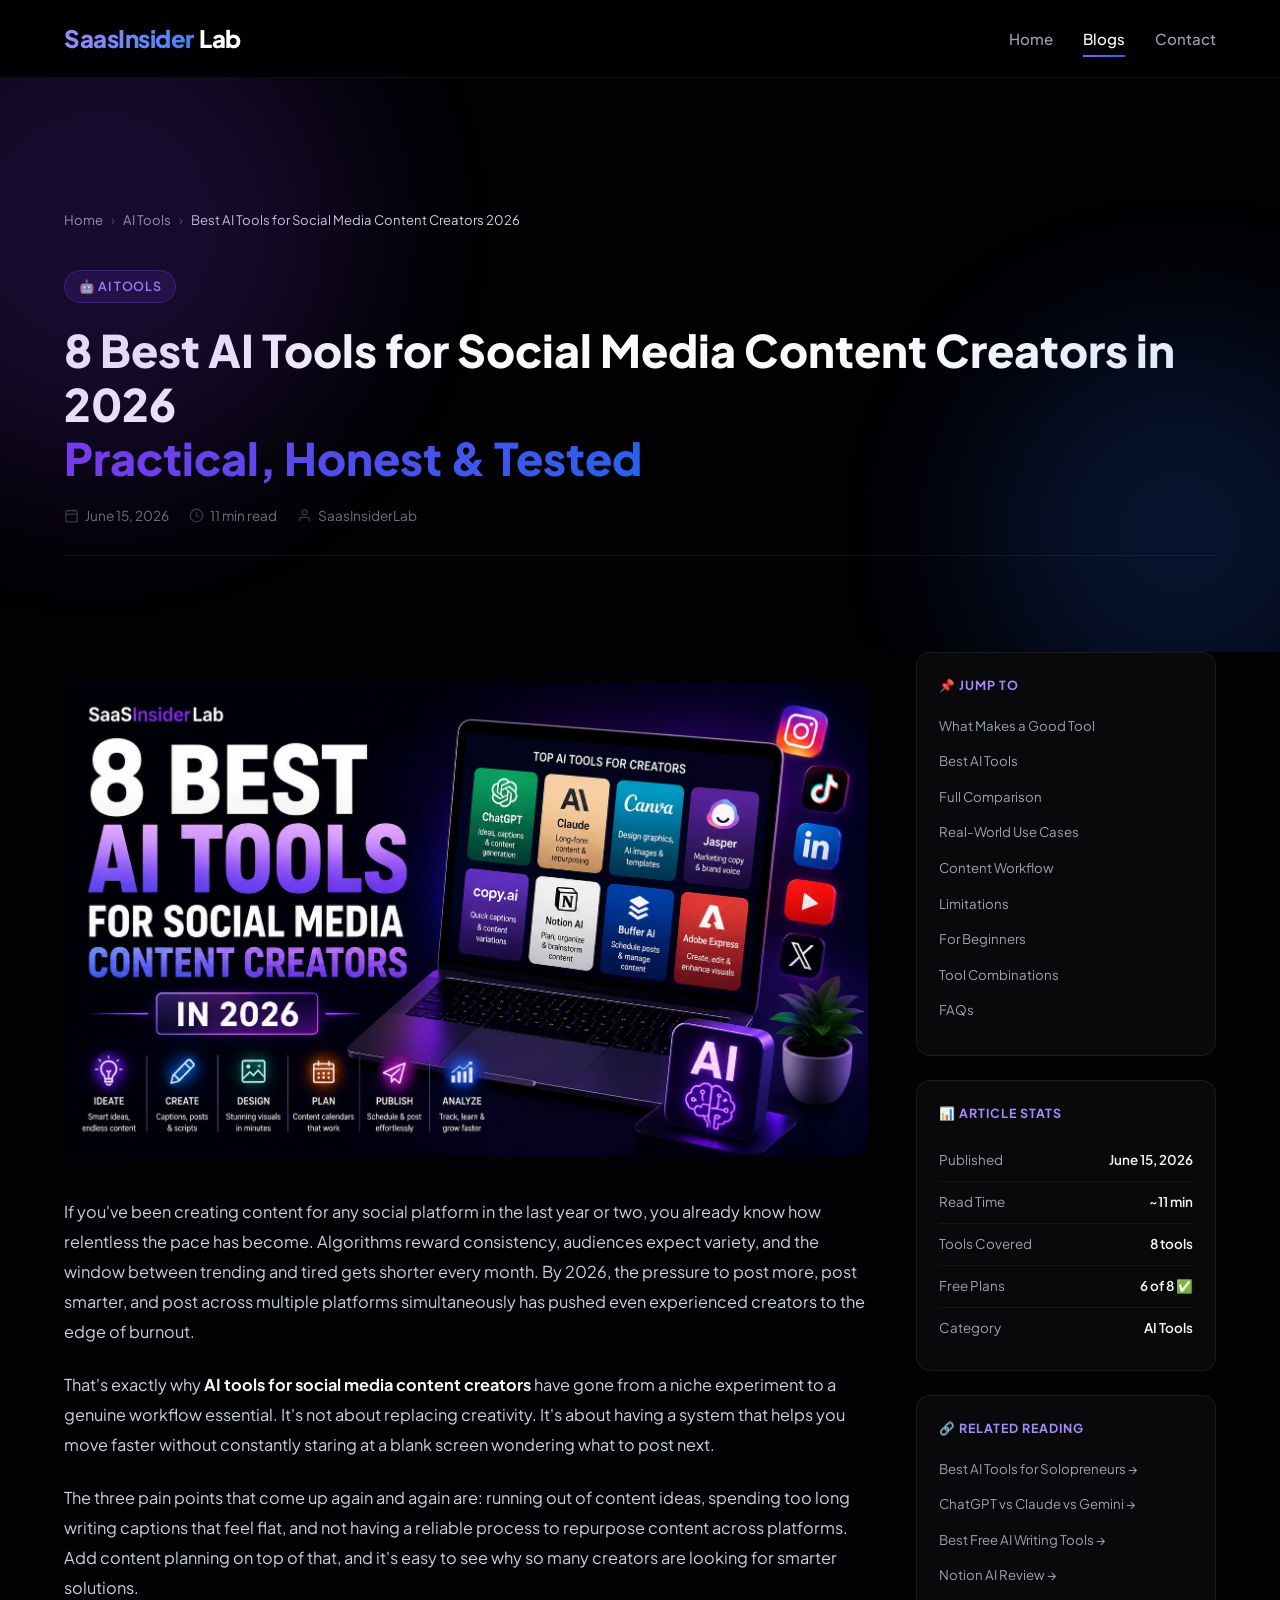
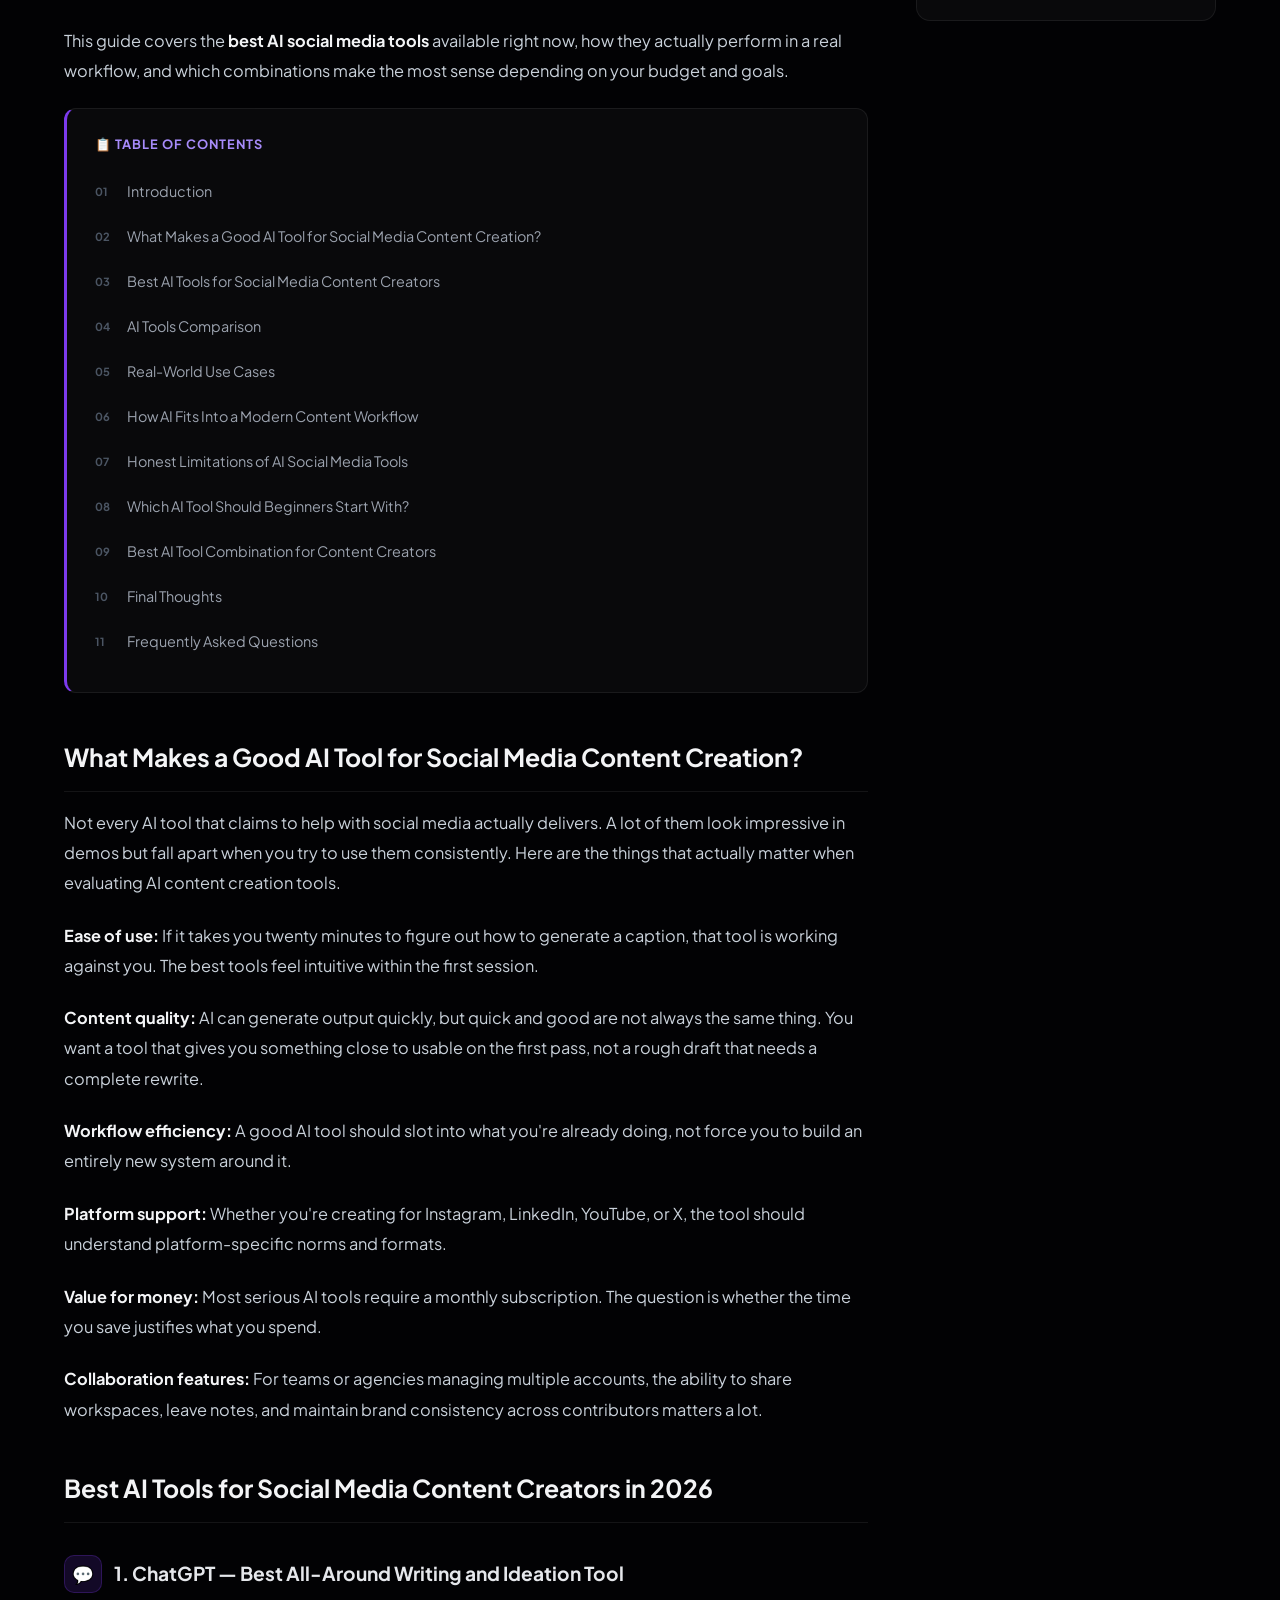
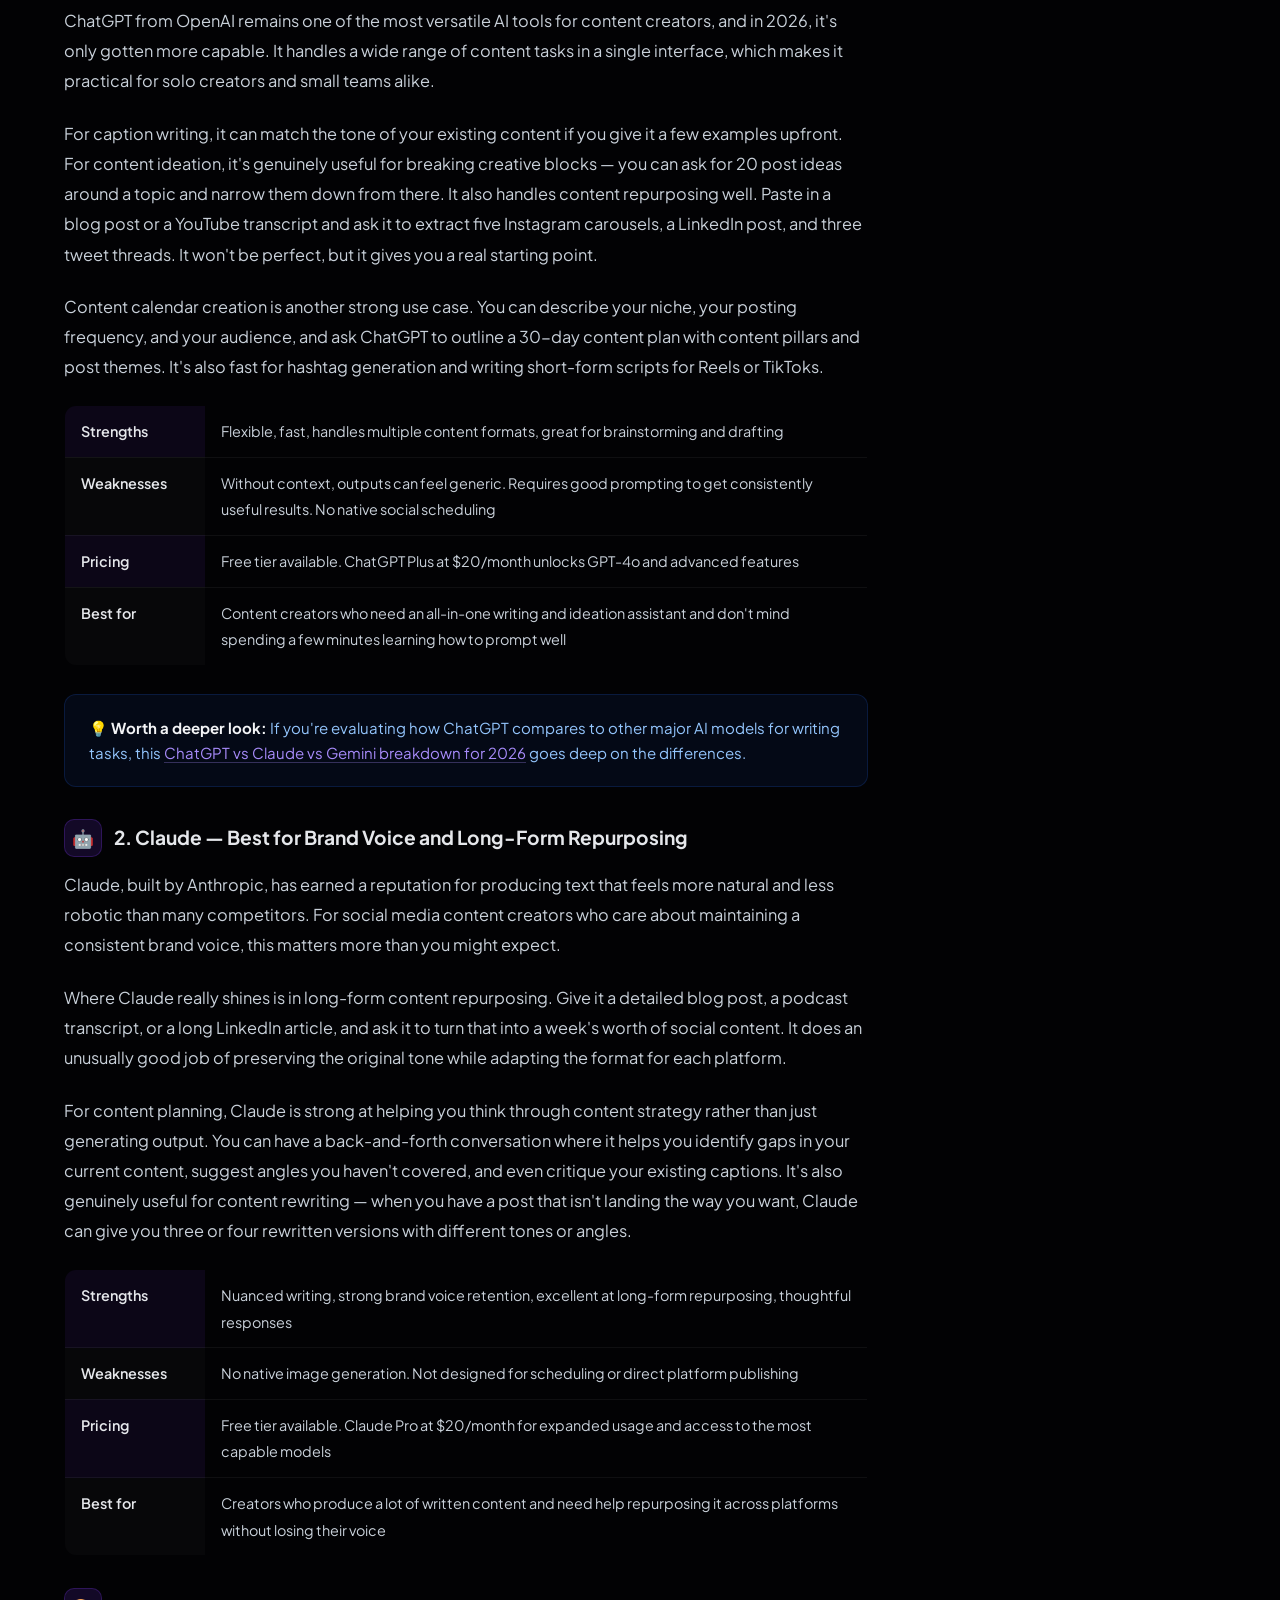
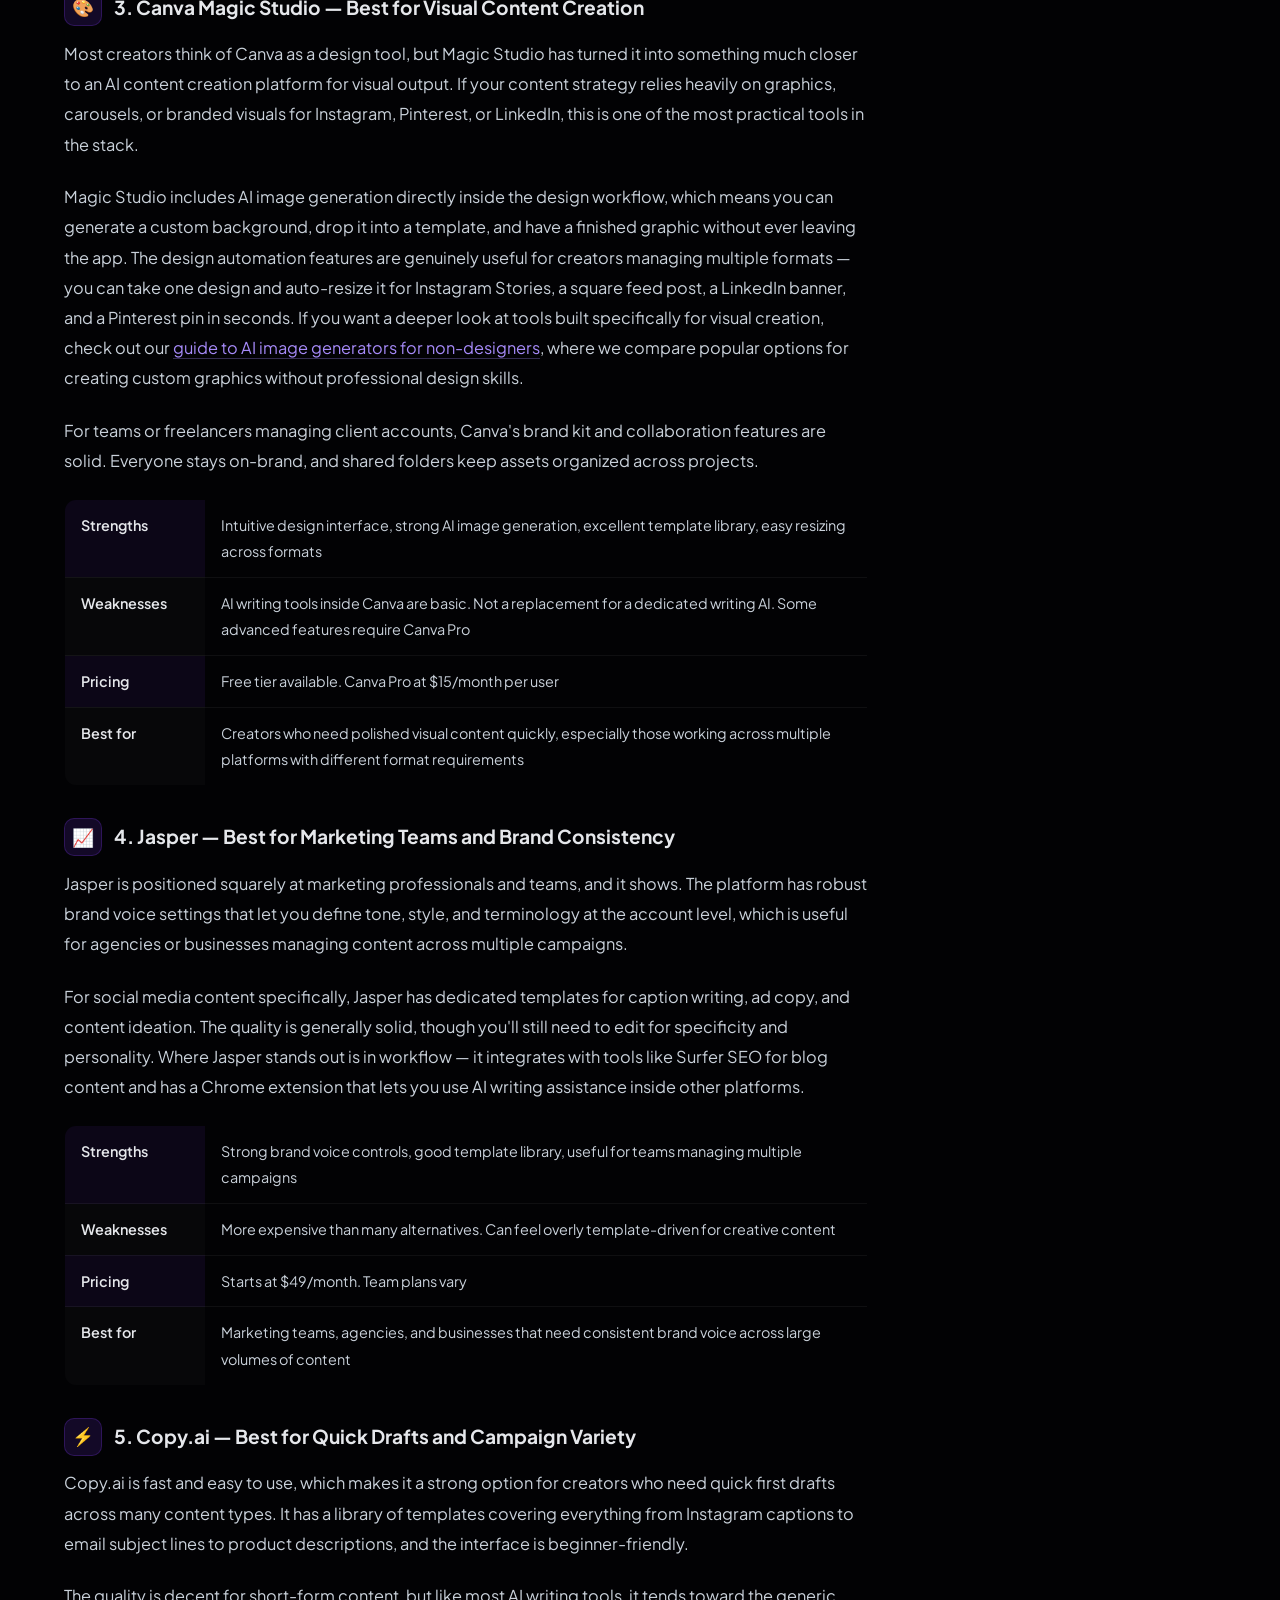
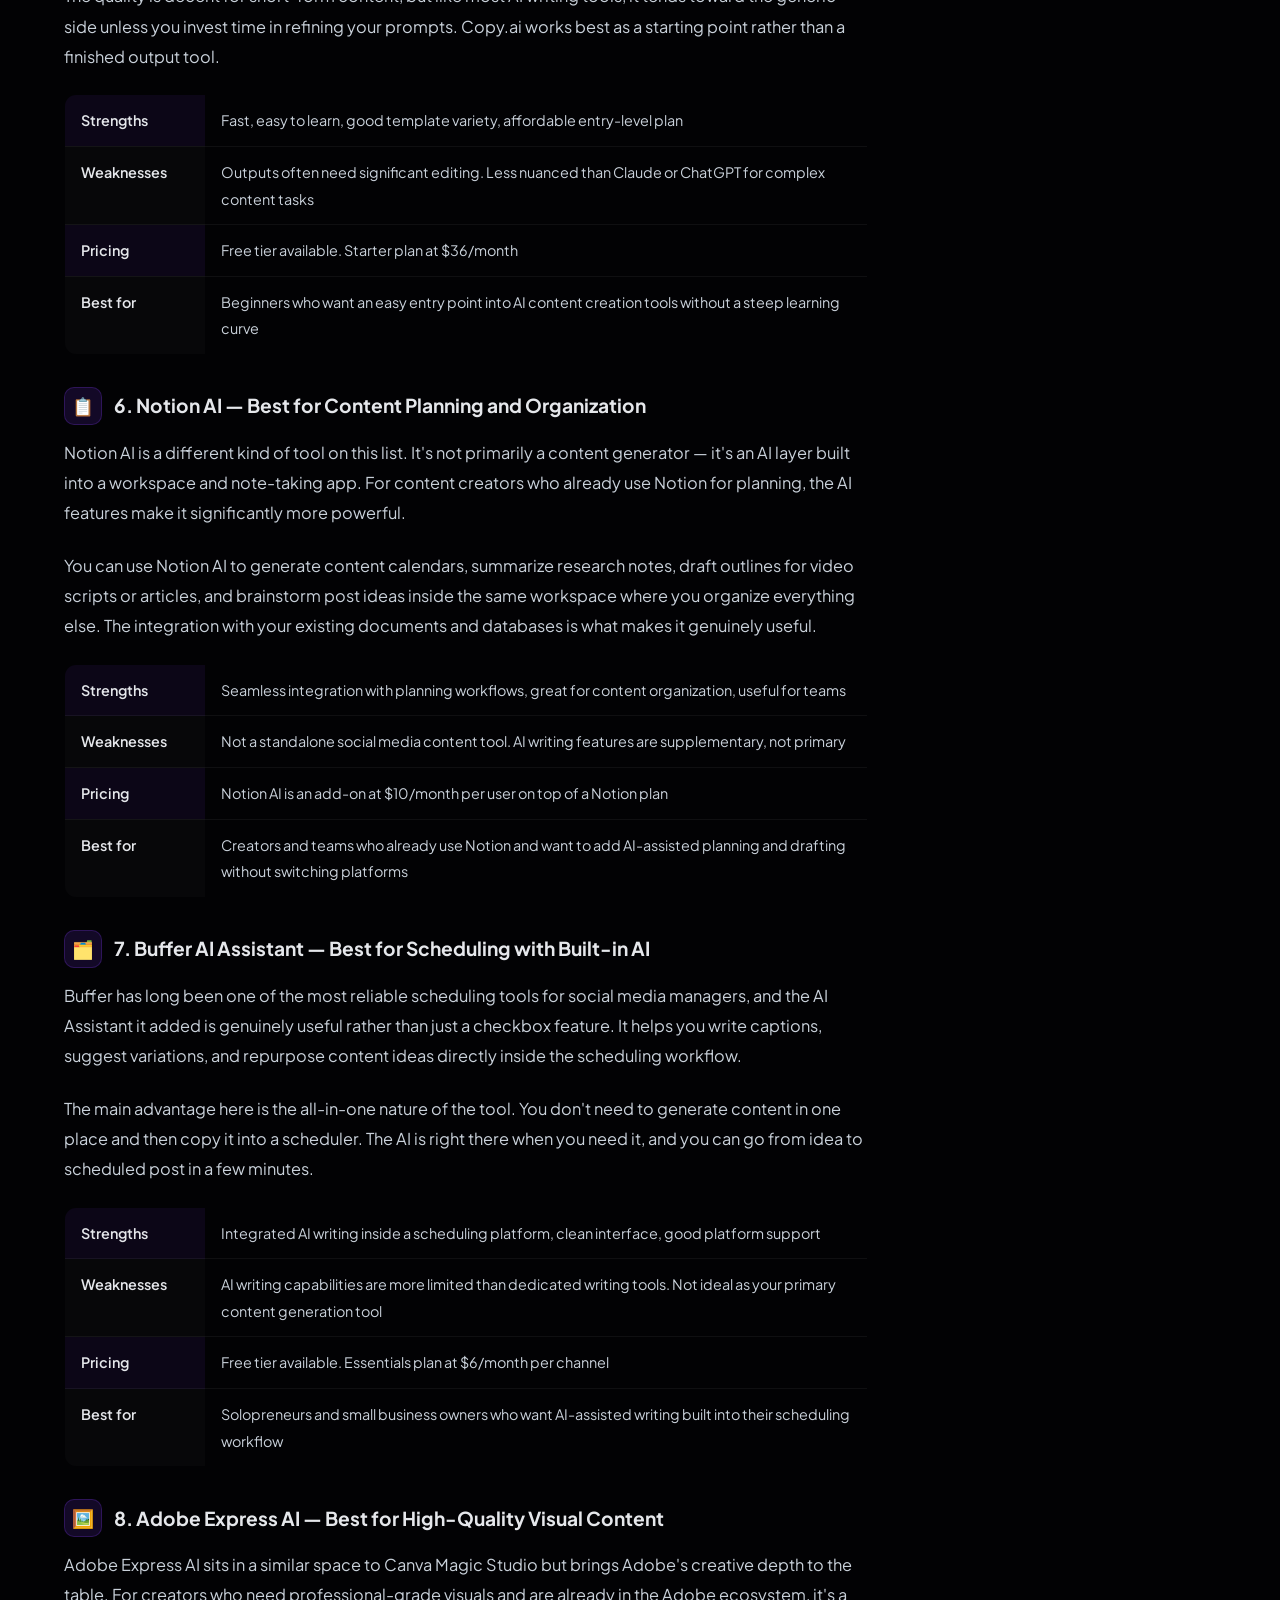
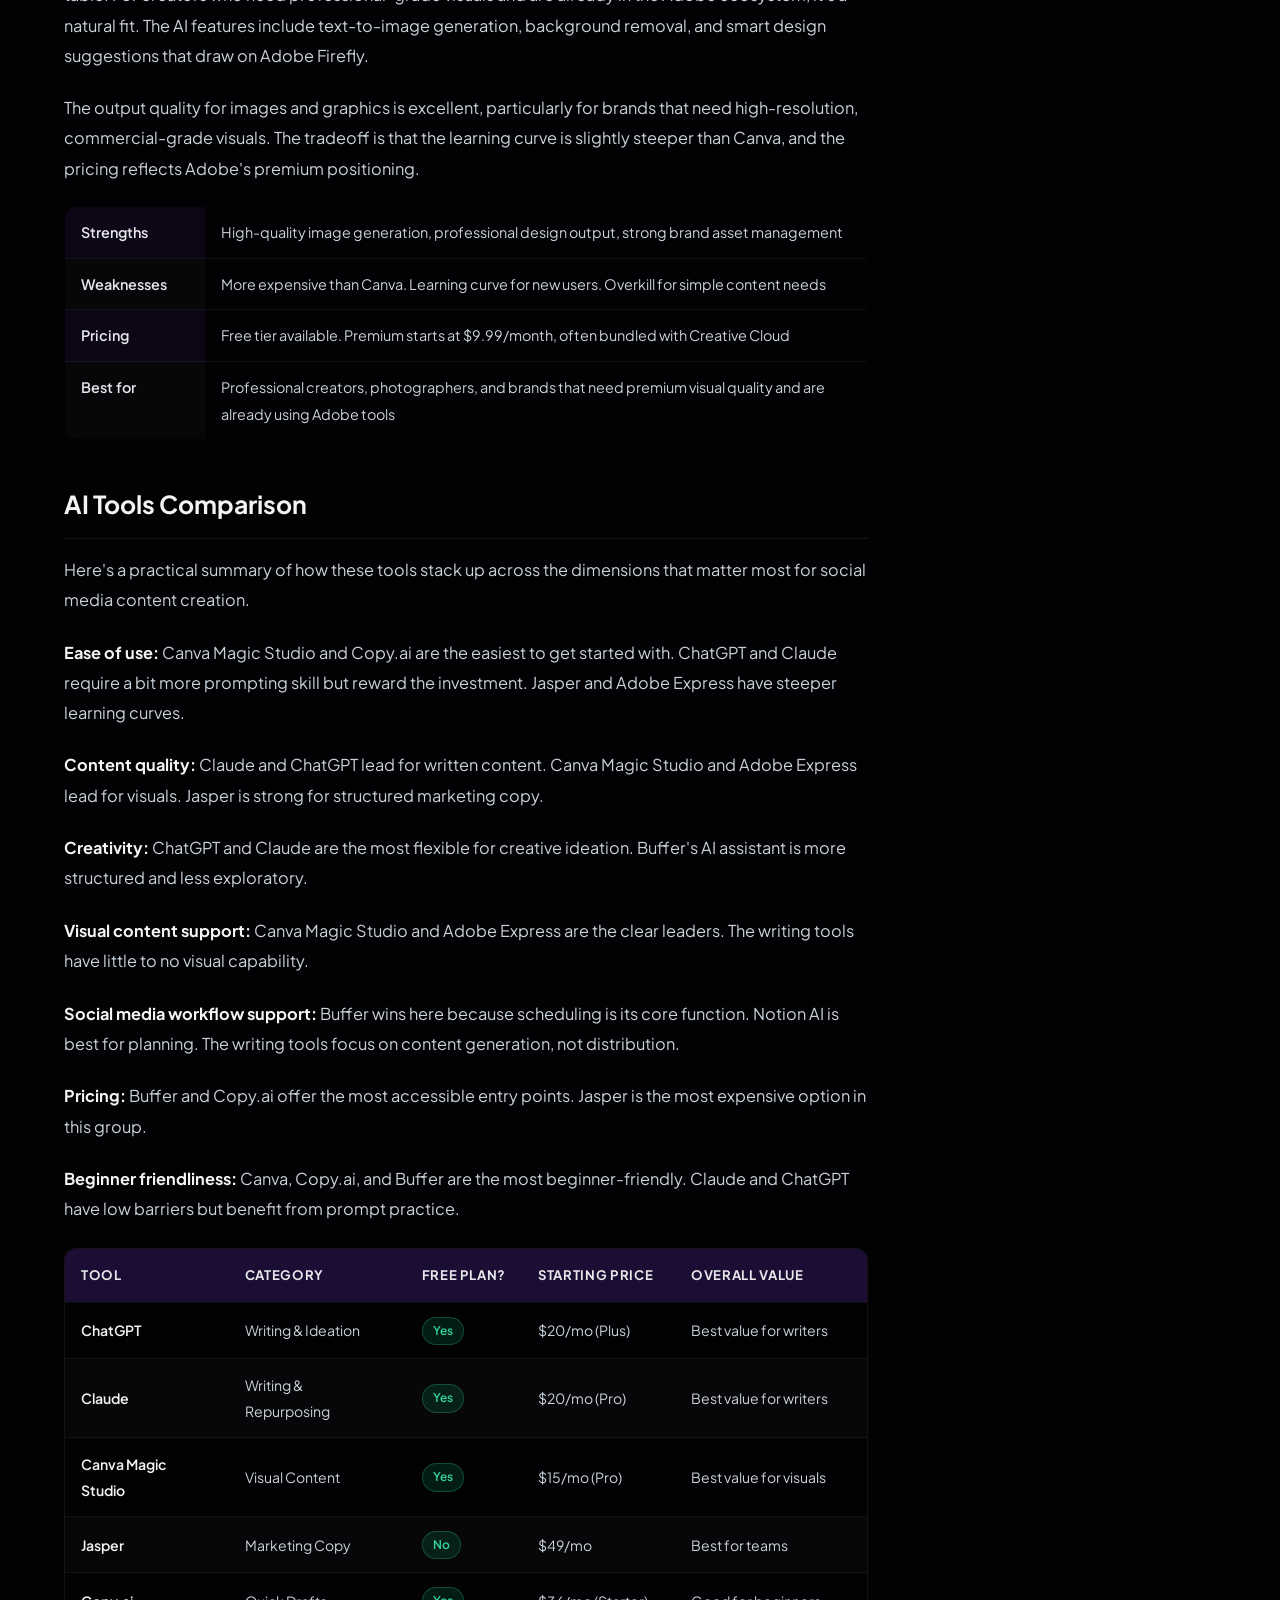
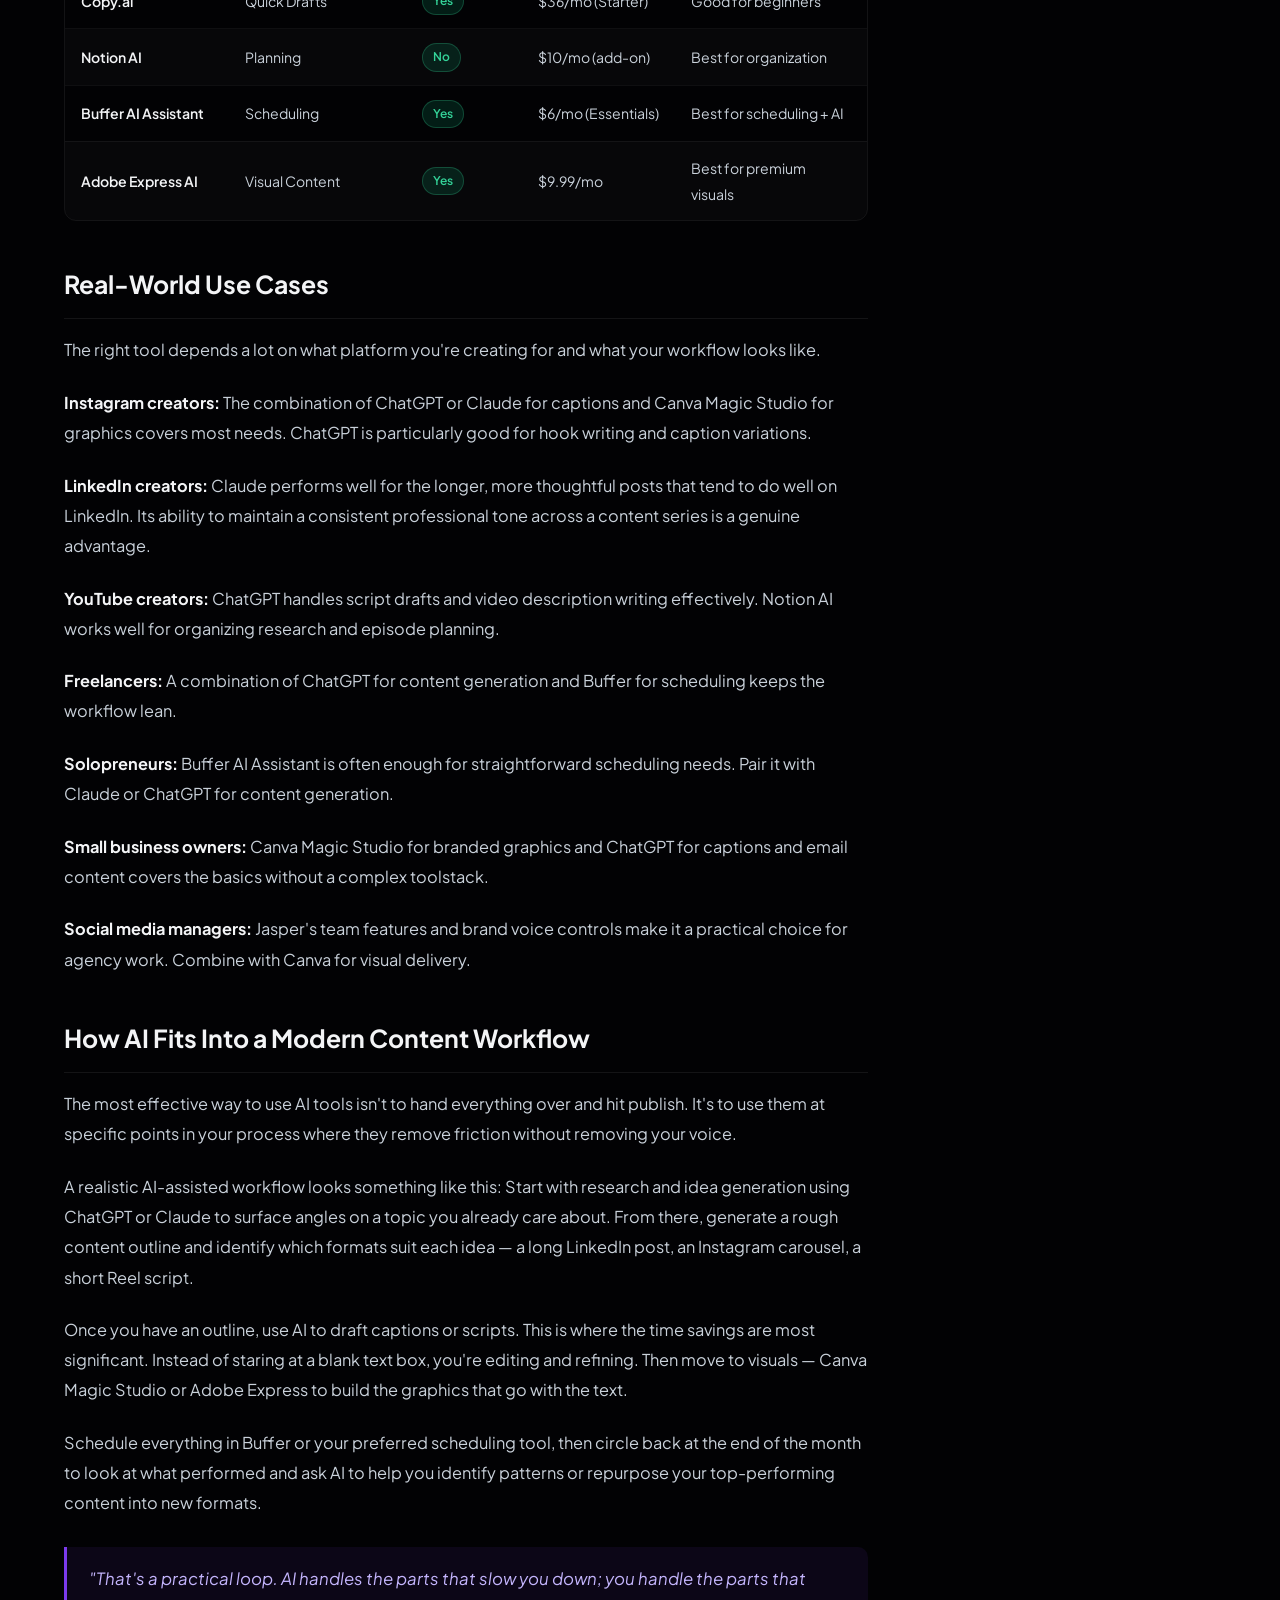
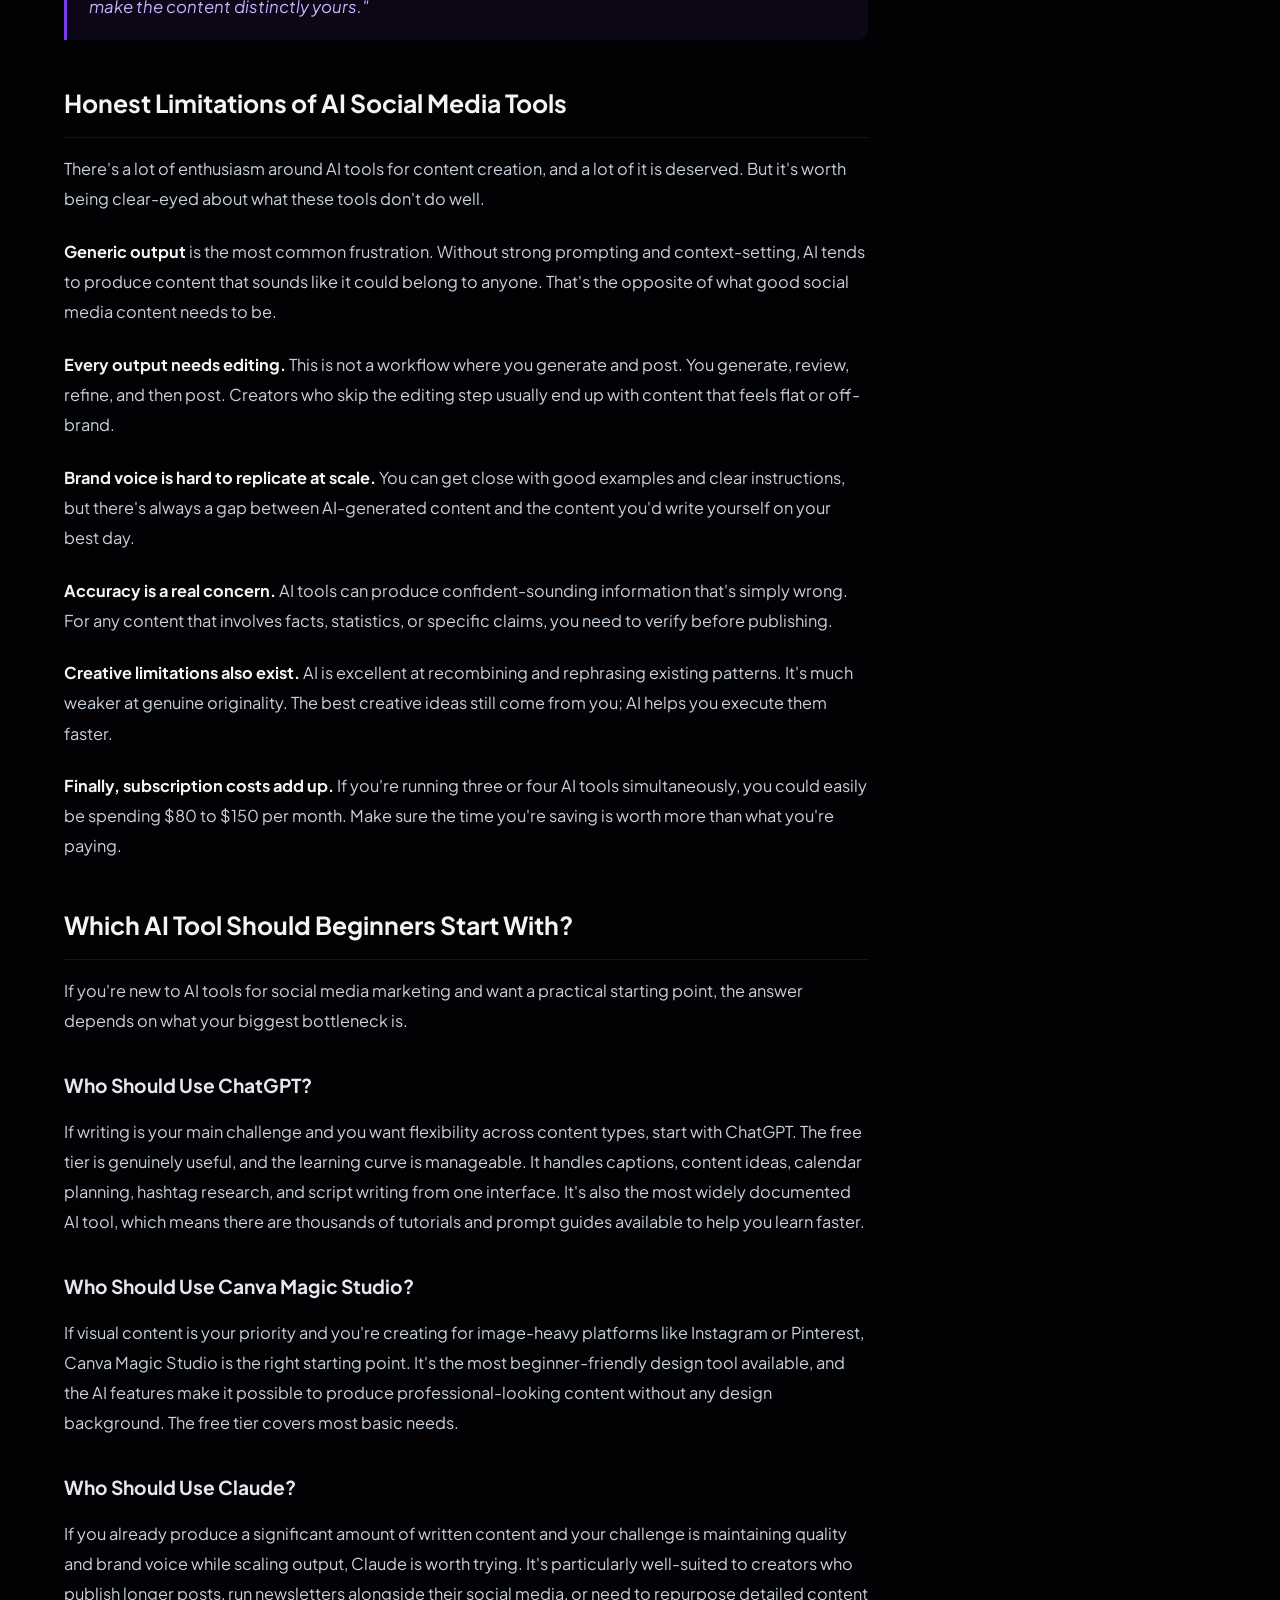
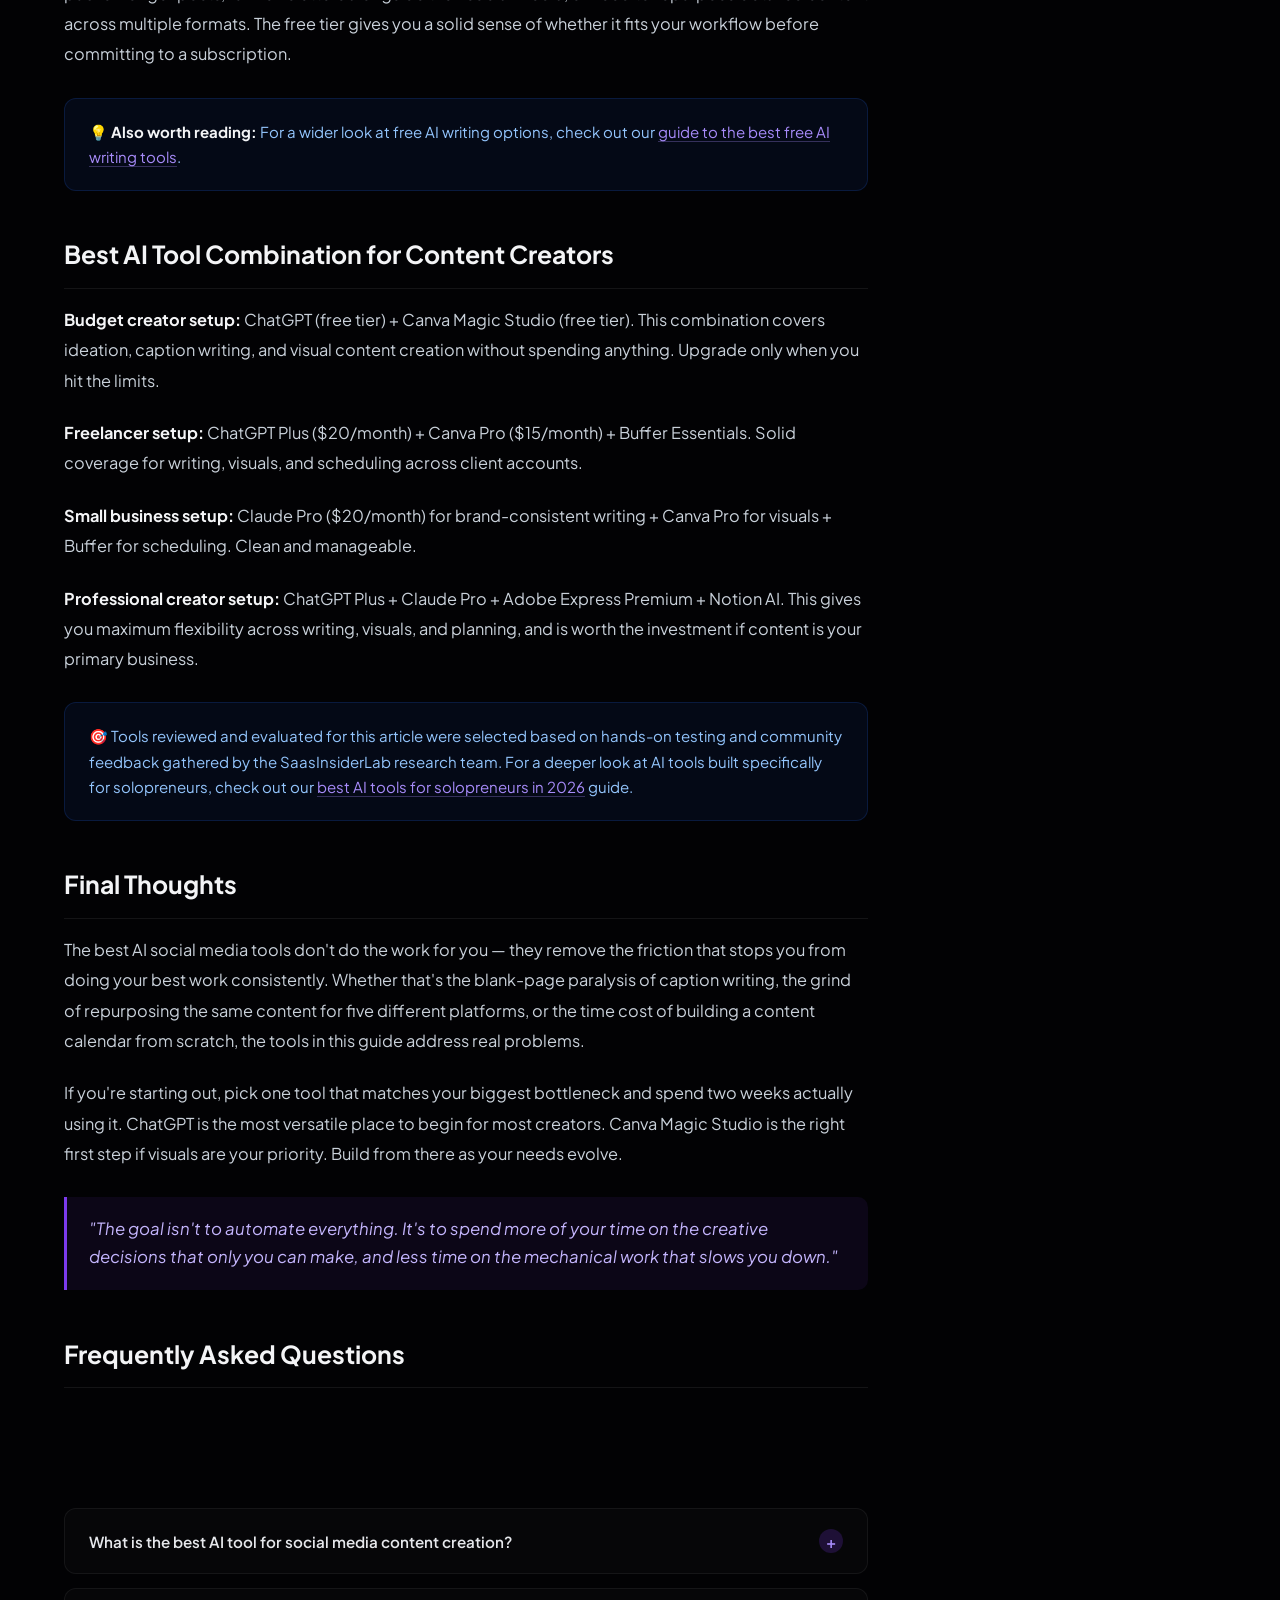
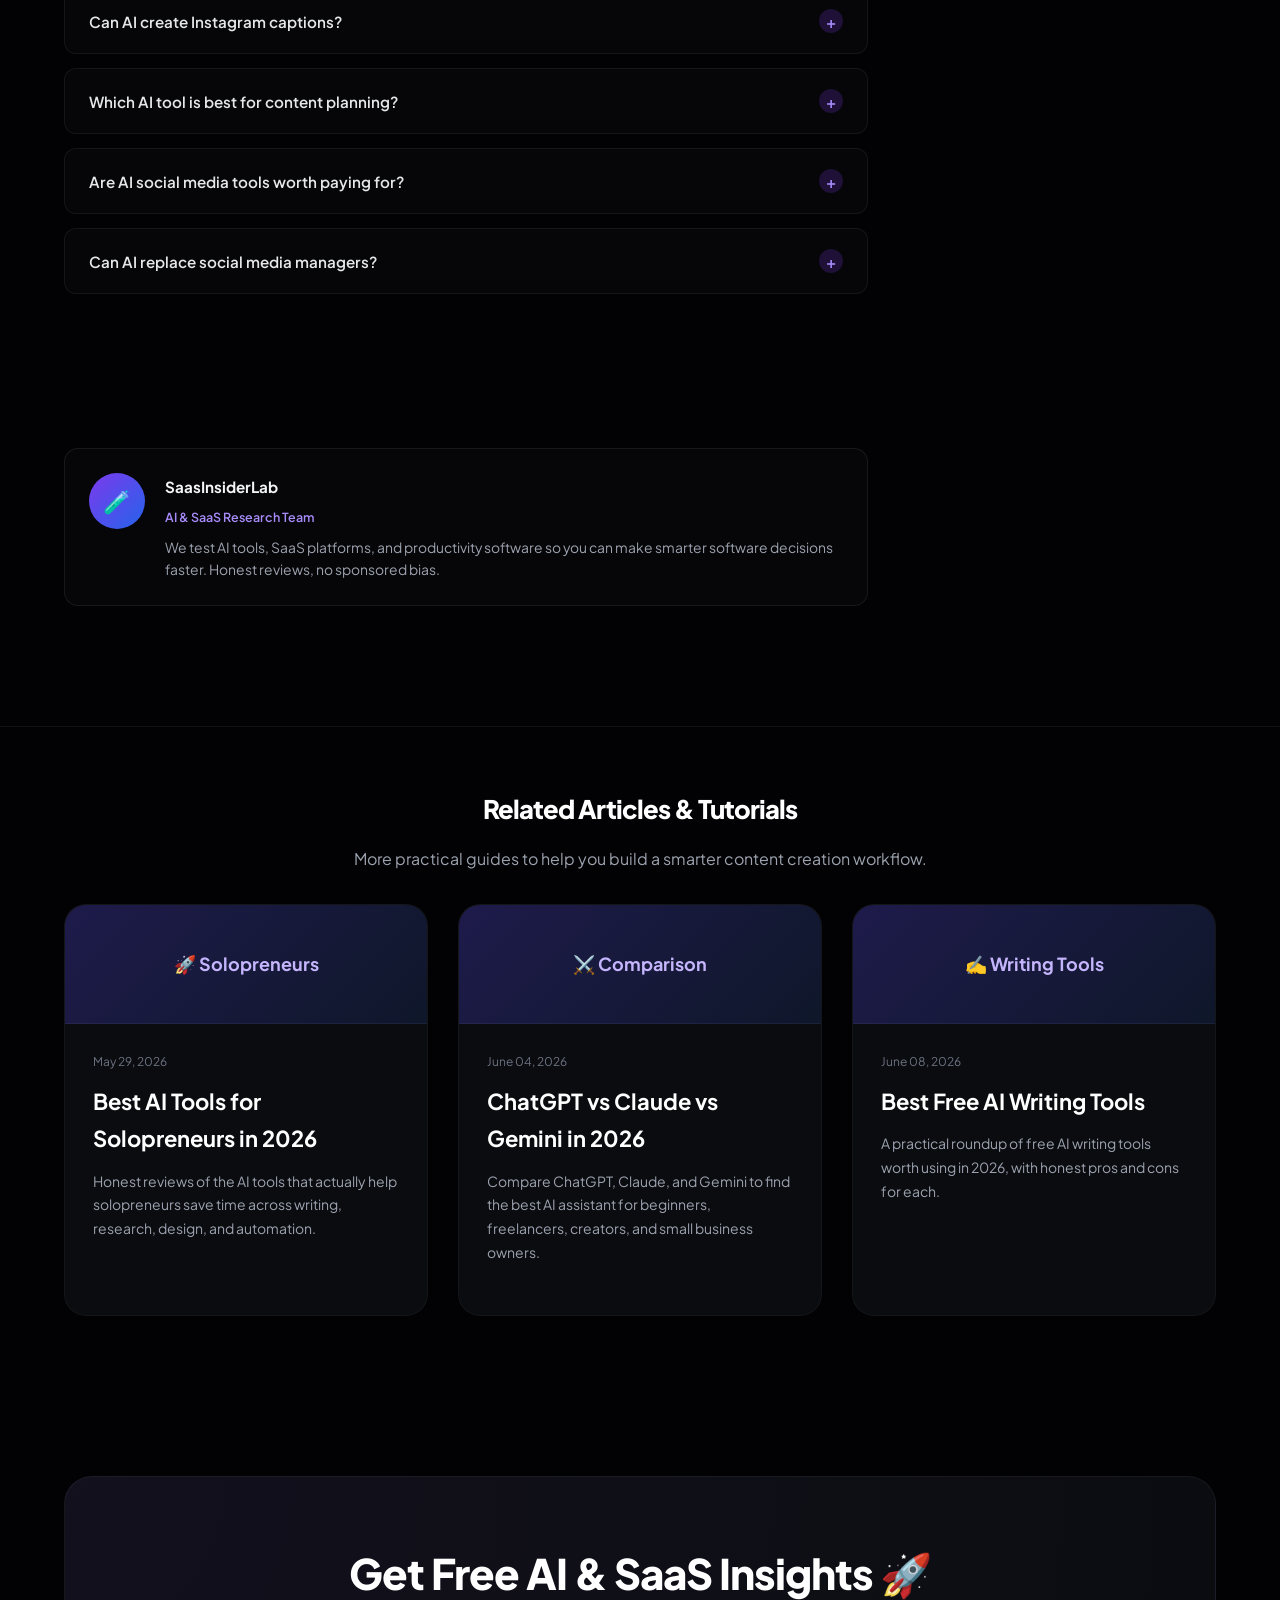
<file: best-ai-social-media-tools-2026.html>
<!DOCTYPE html>
<html lang="en">

<head>

    <!-- Google Tag Manager -->
    <script>(function(w,d,s,l,i){w[l]=w[l]||[];w[l].push({'gtm.start':
    new Date().getTime(),event:'gtm.js'});var f=d.getElementsByTagName(s)[0],
    j=d.createElement(s),dl=l!='dataLayer'?'&l='+l:'';j.async=true;j.src=
    'https://www.googletagmanager.com/gtm.js?id='+i+dl;f.parentNode.insertBefore(j,f);
    })(window,document,'script','dataLayer','GTM-TZFP5LC7');</script>
    <!-- End Google Tag Manager -->

    <!-- BASIC SEO -->
    <meta charset="UTF-8">
    <meta name="viewport" content="width=device-width, initial-scale=1.0">

    <title>8 Best AI Tools for Social Media Content Creators in 2026 | SaasInsiderLab</title>

    <meta name="description" content="Discover the best AI tools for social media content creators in 2026. Practical, honest reviews of ChatGPT, Claude, Canva, Jasper, and more.">
    <meta name="keywords" content="best ai tools for social media, ai tools for content creators, ai social media assistant, chatgpt for social media, canva magic studio, claude for content creators">
    <meta name="robots" content="index, follow">
    <meta name="author" content="SaasInsiderLab">
    <meta name="theme-color" content="#050505">

    <link rel="canonical" href="https://saasinsiderlab.vercel.app/best-ai-social-media-tools-2026.html">

    <!-- FAVICON -->
    <link rel="icon" type="image/png" href="favicon.png">

    <!-- OPEN GRAPH -->
    <meta property="og:title" content="8 Best AI Tools for Social Media Content Creators in 2026">
    <meta property="og:description" content="Discover the best AI tools for social media content creators in 2026. Practical, honest reviews of ChatGPT, Claude, Canva, Jasper, and more.">
    <meta property="og:type" content="article">
    <meta property="og:url" content="https://saasinsiderlab.vercel.app/best-ai-social-media-tools-2026.html">
    <meta property="og:image" content="https://saasinsiderlab.vercel.app/images/best-ai-social-media-tools.webp">
    <meta property="article:published_time" content="2026-06-15">
    <meta property="article:modified_time" content="2026-06-15">
    <meta property="article:author" content="SaasInsiderLab">

    <!-- TWITTER -->
    <meta name="twitter:card" content="summary_large_image">
    <meta name="twitter:title" content="8 Best AI Tools for Social Media Content Creators in 2026">
    <meta name="twitter:description" content="Discover the best AI tools for social media content creators in 2026. Practical, honest reviews of ChatGPT, Claude, Canva, Jasper, and more.">
    <meta name="twitter:image" content="https://saasinsiderlab.vercel.app/images/best-ai-social-media-tools.webp">

    <!-- FONTS -->
    <link rel="preconnect" href="https://fonts.googleapis.com">
    <link rel="preconnect" href="https://fonts.gstatic.com" crossorigin>
    <link href="https://fonts.googleapis.com/css2?family=Plus+Jakarta+Sans:wght@300;400;500;600;700;800&display=swap" rel="stylesheet">

    <!-- CSS -->
    <link rel="stylesheet" href="style.css">

    <!-- ARTICLE SCHEMA -->
    <script type="application/ld+json">
    {
        "@context": "https://schema.org",
        "@type": "Article",
        "headline": "8 Best AI Tools for Social Media Content Creators in 2026",
        "description": "Practical, honest reviews of the best AI tools for social media content creators in 2026, including ChatGPT, Claude, Canva Magic Studio, Jasper, and more.",
        "author": {
            "@type": "Organization",
            "name": "SaasInsiderLab",
            "url": "https://saasinsiderlab.vercel.app"
        },
        "publisher": {
            "@type": "Organization",
            "name": "SaasInsiderLab",
            "logo": {
                "@type": "ImageObject",
                "url": "https://saasinsiderlab.vercel.app/logo.png"
            }
        },
        "datePublished": "2026-06-15",
        "dateModified": "2026-06-15",
        "mainEntityOfPage": {
            "@type": "WebPage",
            "@id": "https://saasinsiderlab.vercel.app/best-ai-social-media-tools-2026.html"
        },
        "image": {
            "@type": "ImageObject",
            "url": "https://saasinsiderlab.vercel.app/images/best-ai-social-media-tools.webp",
            "width": 1200,
            "height": 630
        }
    }
    </script>

    <!-- FAQ SCHEMA -->
    <script type="application/ld+json">
    {
        "@context": "https://schema.org",
        "@type": "FAQPage",
        "mainEntity": [
            {
                "@type": "Question",
                "name": "What is the best AI tool for social media content creation?",
                "acceptedAnswer": {
                    "@type": "Answer",
                    "text": "For writing and ideation, ChatGPT and Claude are the strongest options. For visual content, Canva Magic Studio is the most practical and accessible. For an all-in-one scheduling and writing solution, Buffer AI Assistant is a smart choice for beginners."
                }
            },
            {
                "@type": "Question",
                "name": "Can AI create Instagram captions?",
                "acceptedAnswer": {
                    "@type": "Answer",
                    "text": "Yes, and it does it well with the right setup. ChatGPT, Claude, and Copy.ai can all generate Instagram captions in your preferred tone. The key is giving the tool some context about your brand voice and target audience. Raw outputs usually need a light edit, but they're a genuinely useful starting point."
                }
            },
            {
                "@type": "Question",
                "name": "Which AI tool is best for content planning?",
                "acceptedAnswer": {
                    "@type": "Answer",
                    "text": "Notion AI is the strongest tool for content planning if you want to stay organized across multiple projects. ChatGPT is excellent for generating content calendar ideas and mapping out content pillars. The two work well together — ChatGPT for brainstorming, Notion AI for organizing."
                }
            },
            {
                "@type": "Question",
                "name": "Are AI social media tools worth paying for?",
                "acceptedAnswer": {
                    "@type": "Answer",
                    "text": "For most active creators, yes. The time saved on caption writing, content ideation, and repurposing adds up quickly. That said, start with free tiers to test whether a tool actually fits your workflow before subscribing. Several of the tools on this list have free plans that are genuinely useful on their own."
                }
            },
            {
                "@type": "Question",
                "name": "Can AI replace social media managers?",
                "acceptedAnswer": {
                    "@type": "Answer",
                    "text": "Not in any meaningful sense. AI tools handle repetitive tasks like drafting captions, resizing graphics, and scheduling posts. They don't handle strategy, client relationships, real-time community management, or the judgment calls that make social media management valuable. AI makes social media managers more efficient, not redundant."
                }
            }
        ]
    }
    </script>

    <!-- BREADCRUMB SCHEMA -->
    <script type="application/ld+json">
    {
        "@context": "https://schema.org",
        "@type": "BreadcrumbList",
        "itemListElement": [
            { "@type": "ListItem", "position": 1, "name": "Home", "item": "https://saasinsiderlab.vercel.app" },
            { "@type": "ListItem", "position": 2, "name": "AI Tools", "item": "https://saasinsiderlab.vercel.app/blog.html" },
            { "@type": "ListItem", "position": 3, "name": "Best AI Tools for Social Media Content Creators 2026", "item": "https://saasinsiderlab.vercel.app/best-ai-social-media-tools-2026.html" }
        ]
    }
    </script>

    <!-- BLOG PAGE STYLES -->
    <style>
        /* ── BLOG HERO ─────────────────────────────────────── */
        .blog-hero {
            padding: 120px 0 60px;
            position: relative;
            overflow: hidden;
        }
        .blog-hero .blur {
            position: absolute;
            border-radius: 50%;
            filter: blur(80px);
            opacity: 0.18;
            pointer-events: none;
        }
        .blog-hero .blur.one {
            width: 500px; height: 500px;
            background: #7c3aed;
            top: -100px; left: -150px;
        }
        .blog-hero .blur.two {
            width: 400px; height: 400px;
            background: #2563eb;
            bottom: -80px; right: -100px;
        }

        /* ── BREADCRUMB ────────────────────────────────────── */
        .breadcrumb {
            display: flex;
            align-items: center;
            gap: 8px;
            font-size: 0.82rem;
            color: #9ca3af;
            margin-bottom: 28px;
            flex-wrap: wrap;
        }
        .breadcrumb a {
            color: #9ca3af;
            text-decoration: none;
            transition: color 0.2s;
            min-height: 44px;
            display: inline-flex;
            align-items: center;
        }
        .breadcrumb a:hover { color: #a78bfa; }
        .breadcrumb span { color: #4b5563; }
        .breadcrumb .current { color: #d1d5db; }

        /* ── ARTICLE META ──────────────────────────────────── */
        .article-category-badge {
            display: inline-block;
            background: rgba(124,58,237,0.15);
            color: #a78bfa;
            border: 1px solid rgba(124,58,237,0.3);
            padding: 5px 14px;
            border-radius: 20px;
            font-size: 0.78rem;
            font-weight: 600;
            letter-spacing: 0.05em;
            text-transform: uppercase;
            margin-bottom: 20px;
        }
        .article-title {
            font-size: clamp(1.6rem, 5vw, 2.8rem);
            font-weight: 800;
            line-height: 1.2;
            color: #f9fafb;
            margin-bottom: 20px;
            word-break: break-word;
            overflow-wrap: break-word;
        }
        .article-title .gradient-text {
            background: linear-gradient(135deg, #7c3aed, #2563eb);
            -webkit-background-clip: text;
            -webkit-text-fill-color: transparent;
            background-clip: text;
        }
        .article-meta-row {
            display: flex;
            align-items: center;
            gap: 20px;
            flex-wrap: wrap;
            font-size: 0.85rem;
            color: #6b7280;
            margin-bottom: 36px;
            padding-bottom: 28px;
            border-bottom: 1px solid rgba(255,255,255,0.06);
        }
        .article-meta-row .meta-item {
            display: flex;
            align-items: center;
            gap: 6px;
        }
        .article-meta-row .meta-item svg {
            width: 15px; height: 15px;
            opacity: 0.5;
            flex-shrink: 0;
        }

        /* ── LAYOUT ────────────────────────────────────────── */
        .article-layout {
            display: grid;
            grid-template-columns: 1fr 300px;
            gap: 48px;
            align-items: start;
            padding-bottom: 80px;
        }
        @media (max-width: 900px) {
            .article-layout {
                grid-template-columns: 1fr;
                padding-bottom: 40px;
            }
            .article-sidebar { display: none; }
        }

        /* ── FEATURED IMAGE ────────────────────────────────── */
        .featured-image-block {
            width: 100%;
            max-width: 100%;
            margin-bottom: 40px;
            border-radius: 16px;
            overflow: hidden;
        }
        .featured-image {
            width: 100%;
            height: auto;
            display: block;
            border-radius: 16px;
            max-width: 100%;
        }

        .article-image {
            margin: 24px 0;
            width: 100%;
            max-width: 100%;
            border-radius: 16px;
            overflow: hidden;
        }
        .article-image img {
            width: 100%;
            height: auto;
            display: block;
            border-radius: 16px;
            max-width: 100%;
        }

        /* ── ARTICLE BODY ──────────────────────────────────── */
        .article-body {
            color: #d1d5db;
            font-size: 1.02rem;
            line-height: 1.85;
            min-width: 0;
            overflow-wrap: break-word;
            word-break: break-word;
        }
        .article-body p {
            margin-bottom: 1.4rem;
            color: #c9d1da;
        }
        .article-body h2 {
            font-size: 1.55rem;
            font-weight: 700;
            color: #f3f4f6;
            margin: 2.6rem 0 1rem;
            padding-bottom: 10px;
            border-bottom: 1px solid rgba(255,255,255,0.07);
            word-break: break-word;
        }
        .article-body h3 {
            font-size: 1.2rem;
            font-weight: 700;
            color: #e5e7eb;
            margin: 2rem 0 0.8rem;
            word-break: break-word;
        }
        .article-body strong { color: #f3f4f6; }
        .article-body a {
            color: #a78bfa;
            text-decoration: none;
            border-bottom: 1px solid rgba(167,139,250,0.3);
            transition: border-color 0.2s, color 0.2s;
        }
        .article-body a:hover {
            color: #c4b5fd;
            border-color: rgba(196,181,253,0.5);
        }

        /* ── TABLE OF CONTENTS ─────────────────────────────── */
        .toc-box {
            background: rgba(255,255,255,0.03);
            border: 1px solid rgba(255,255,255,0.07);
            border-left: 3px solid #7c3aed;
            border-radius: 12px;
            padding: 24px 28px;
            margin-bottom: 40px;
        }
        .toc-box h4 {
            font-size: 0.8rem;
            font-weight: 700;
            text-transform: uppercase;
            letter-spacing: 0.08em;
            color: #a78bfa;
            margin-bottom: 16px;
        }
        .toc-list {
            list-style: none;
            padding: 0; margin: 0;
            counter-reset: toc;
        }
        .toc-list li {
            counter-increment: toc;
            margin-bottom: 9px;
        }
        .toc-list li a {
            color: #9ca3af !important;
            font-size: 0.9rem;
            text-decoration: none !important;
            border-bottom: none !important;
            display: flex;
            align-items: baseline;
            gap: 10px;
            transition: color 0.2s;
            min-height: 36px;
            align-items: center;
        }
        .toc-list li a:hover { color: #c4b5fd !important; }
        .toc-list li a::before {
            content: counter(toc, decimal-leading-zero);
            font-size: 0.7rem;
            font-weight: 700;
            color: #4b5563;
            min-width: 22px;
            flex-shrink: 0;
        }

        /* ── TOOL INFO TABLE ───────────────────────────────── */
        .tool-info-table {
            width: 100%;
            border-collapse: collapse;
            margin: 20px 0 28px;
            font-size: 0.9rem;
            border-radius: 12px;
            overflow: hidden;
            border: 1px solid rgba(255,255,255,0.07);
            max-width: 100%;
            table-layout: auto;
        }
        .tool-info-table tr:nth-child(odd) td:first-child {
            background: rgba(124,58,237,0.08);
        }
        .tool-info-table td {
            padding: 12px 16px;
            border-bottom: 1px solid rgba(255,255,255,0.05);
            vertical-align: top;
            color: #c9d1da;
        }
        .tool-info-table td:first-child {
            font-weight: 600;
            color: #e5e7eb;
            white-space: normal;
            width: 140px;
            background: rgba(255,255,255,0.02);
        }
        .tool-info-table tr:last-child td {
            border-bottom: none;
        }

        /* ── COMPARISON TABLE ──────────────────────────────── */
        .comparison-table-wrap {
            overflow-x: auto;
            margin: 24px 0 32px;
            border-radius: 12px;
            border: 1px solid rgba(255,255,255,0.07);
            -webkit-overflow-scrolling: touch;
        }
        .comparison-table {
            width: 100%;
            border-collapse: collapse;
            font-size: 0.88rem;
            min-width: 480px;
        }
        .comparison-table thead tr {
            background: rgba(124,58,237,0.2);
        }
        .comparison-table thead th {
            padding: 14px 16px;
            text-align: left;
            font-weight: 700;
            color: #e5e7eb;
            font-size: 0.82rem;
            text-transform: uppercase;
            letter-spacing: 0.05em;
            white-space: nowrap;
        }
        .comparison-table tbody tr {
            border-top: 1px solid rgba(255,255,255,0.05);
            transition: background 0.15s;
        }
        .comparison-table tbody tr:hover {
            background: rgba(255,255,255,0.03);
        }
        .comparison-table tbody tr:nth-child(even) {
            background: rgba(255,255,255,0.02);
        }
        .comparison-table tbody tr:nth-child(even):hover {
            background: rgba(255,255,255,0.04);
        }
        .comparison-table td {
            padding: 13px 16px;
            color: #c9d1da;
        }
        .comparison-table td:first-child {
            font-weight: 600;
            color: #f3f4f6;
        }
        .free-badge {
            display: inline-block;
            background: rgba(16,185,129,0.15);
            color: #34d399;
            border: 1px solid rgba(52,211,153,0.25);
            padding: 2px 10px;
            border-radius: 20px;
            font-size: 0.75rem;
            font-weight: 600;
            white-space: nowrap;
        }

        /* ── HIGHLIGHT QUOTE ───────────────────────────────── */
        .highlight-quote {
            background: rgba(124,58,237,0.08);
            border-left: 3px solid #7c3aed;
            border-radius: 0 10px 10px 0;
            padding: 18px 22px;
            margin: 28px 0;
            color: #c4b5fd;
            font-style: italic;
            font-size: 1.05rem;
            line-height: 1.7;
        }

        /* ── SECTION CALLOUT ───────────────────────────────── */
        .section-callout {
            background: rgba(37,99,235,0.08);
            border: 1px solid rgba(37,99,235,0.18);
            border-radius: 12px;
            padding: 20px 24px;
            margin: 28px 0;
            color: #93c5fd;
            font-size: 0.94rem;
            line-height: 1.7;
        }

        /* ── SIDEBAR ───────────────────────────────────────── */
        .article-sidebar {
            position: sticky;
            top: 90px;
        }
        .sidebar-widget {
            background: rgba(255,255,255,0.03);
            border: 1px solid rgba(255,255,255,0.07);
            border-radius: 14px;
            padding: 22px;
            margin-bottom: 24px;
        }
        .sidebar-widget h5 {
            font-size: 0.78rem;
            font-weight: 700;
            text-transform: uppercase;
            letter-spacing: 0.08em;
            color: #a78bfa;
            margin-bottom: 16px;
        }
        .sidebar-toc-list {
            list-style: none;
            padding: 0; margin: 0;
        }
        .sidebar-toc-list li { margin-bottom: 8px; }
        .sidebar-toc-list li a {
            color: #9ca3af;
            font-size: 0.83rem;
            text-decoration: none;
            line-height: 1.4;
            display: block;
            padding: 4px 0;
            border-bottom: 1px solid transparent;
            transition: color 0.2s;
        }
        .sidebar-toc-list li a:hover { color: #c4b5fd; }
        .sidebar-stat {
            display: flex;
            justify-content: space-between;
            align-items: center;
            padding: 9px 0;
            border-bottom: 1px solid rgba(255,255,255,0.05);
            font-size: 0.84rem;
        }
        .sidebar-stat:last-child { border-bottom: none; }
        .sidebar-stat span:first-child { color: #9ca3af; }
        .sidebar-stat span:last-child { color: #f3f4f6; font-weight: 600; }

        /* ── FAQ SECTION ───────────────────────────────────── */
        .faq-section { margin-top: 20px; }
        .faq-item {
            background: rgba(255,255,255,0.02);
            border: 1px solid rgba(255,255,255,0.06);
            border-radius: 12px;
            margin-bottom: 14px;
            overflow: hidden;
        }
        .faq-question {
            width: 100%;
            background: none;
            border: none;
            padding: 20px 24px;
            text-align: left;
            cursor: pointer;
            display: flex;
            justify-content: space-between;
            align-items: center;
            gap: 16px;
            color: #e5e7eb;
            font-size: 0.95rem;
            font-weight: 600;
            font-family: 'Plus Jakarta Sans', sans-serif;
            transition: background 0.2s;
            min-height: 44px;
        }
        .faq-question:hover { background: rgba(255,255,255,0.03); }
        .faq-question .faq-icon {
            flex-shrink: 0;
            width: 24px; height: 24px;
            background: rgba(124,58,237,0.2);
            border-radius: 50%;
            display: flex;
            align-items: center;
            justify-content: center;
            font-size: 1rem;
            color: #a78bfa;
            transition: transform 0.3s;
        }
        .faq-item.open .faq-icon { transform: rotate(45deg); }
        .faq-answer {
            padding: 0 24px;
            max-height: 0;
            overflow: hidden;
            transition: max-height 0.35s ease, padding 0.3s ease;
        }
        .faq-item.open .faq-answer {
            max-height: 500px;
            padding: 0 24px 20px;
        }
        .faq-answer p {
            color: #9ca3af;
            font-size: 0.94rem;
            line-height: 1.75;
            margin: 0;
        }

        /* ── RELATED ARTICLES ──────────────────────────────── */
        .related-section {
            padding: 60px 0;
            border-top: 1px solid rgba(255,255,255,0.06);
        }
        .related-section .section-title {
            margin-bottom: 32px;
        }
        .related-section .section-title h2 {
            font-size: 1.6rem;
        }

        /* ── AUTHOR BOX ────────────────────────────────────── */
        .author-box {
            display: flex;
            align-items: flex-start;
            gap: 20px;
            background: rgba(255,255,255,0.02);
            border: 1px solid rgba(255,255,255,0.07);
            border-radius: 14px;
            padding: 24px;
            margin: 40px 0;
        }
        .author-avatar {
            width: 56px; height: 56px;
            border-radius: 50%;
            background: linear-gradient(135deg, #7c3aed, #2563eb);
            display: flex;
            align-items: center;
            justify-content: center;
            font-size: 1.4rem;
            flex-shrink: 0;
        }
        .author-info h5 {
            font-size: 0.95rem;
            font-weight: 700;
            color: #f3f4f6;
            margin-bottom: 4px;
        }
        .author-info .author-role {
            font-size: 0.78rem;
            color: #a78bfa;
            font-weight: 600;
            margin-bottom: 8px;
            display: block;
        }
        .author-info p {
            font-size: 0.87rem;
            color: #9ca3af;
            line-height: 1.6;
            margin: 0;
        }

        /* ── TOOL HEADING BADGE ────────────────────────────── */
        .tool-heading-wrap {
            display: flex;
            align-items: center;
            gap: 12px;
            margin: 2rem 0 0.8rem;
        }
        .tool-emoji {
            width: 38px; height: 38px;
            background: rgba(124,58,237,0.15);
            border: 1px solid rgba(124,58,237,0.25);
            border-radius: 10px;
            display: flex;
            align-items: center;
            justify-content: center;
            font-size: 1.1rem;
            flex-shrink: 0;
        }
        .tool-heading-wrap h3 {
            margin: 0;
            font-size: 1.2rem;
            font-weight: 700;
            color: #e5e7eb;
        }

        /* ── BLOG HERO MOBILE ──────────────────────────────── */
        @media (max-width: 768px) {
            .blog-hero {
                padding: 90px 0 40px;
            }
            .blog-hero .blur.one {
                width: 260px; height: 260px;
                left: -80px;
            }
            .blog-hero .blur.two {
                width: 220px; height: 220px;
                right: -60px;
            }
            .toc-box {
                padding: 18px 16px;
            }
            .highlight-quote {
                padding: 14px 16px;
                font-size: 0.97rem;
            }
            .section-callout {
                padding: 16px 18px;
                font-size: 0.9rem;
            }
            .author-box {
                flex-direction: column;
                align-items: flex-start;
            }
            .faq-question {
                font-size: 0.88rem;
                padding: 16px 18px;
            }
            .faq-answer {
                padding: 0 18px;
            }
            .faq-item.open .faq-answer {
                padding: 0 18px 18px;
            }
            .article-body h2 {
                font-size: 1.3rem;
            }
            .article-body h3 {
                font-size: 1.08rem;
            }
            .related-section .section-title h2 {
                font-size: 1.3rem;
            }
        }

        @media (max-width: 480px) {
            .blog-hero {
                padding: 80px 0 32px;
            }
            .toc-box {
                padding: 14px 14px;
            }
            .toc-list li a {
                font-size: 0.82rem;
            }
            .tool-info-table {
                font-size: 0.82rem;
            }
            .tool-info-table td {
                padding: 10px 10px;
            }
            .tool-info-table td:first-child {
                width: 110px;
            }
            .faq-question {
                font-size: 0.84rem;
                padding: 14px 14px;
            }
            .faq-answer {
                padding: 0 14px;
            }
            .faq-item.open .faq-answer {
                padding: 0 14px 14px;
            }
            .sidebar-widget {
                padding: 16px;
            }
            .author-box {
                padding: 18px;
            }
            .article-layout {
                padding-bottom: 24px;
            }
            .article-meta-row {
                gap: 12px;
                font-size: 0.78rem;
            }
        }
    </style>

</head>

<body>

<!-- Google Tag Manager (noscript) -->
<noscript><iframe src="https://www.googletagmanager.com/ns.html?id=GTM-TZFP5LC7"
height="0" width="0" style="display:none;visibility:hidden"></iframe></noscript>
<!-- End Google Tag Manager (noscript) -->

<!-- ── NAVBAR ──────────────────────────────────────────────── -->
<nav class="navbar">
    <div class="container nav-container">
        <a href="./" class="logo">
            <span class="gradient-text">SaasInsider</span> Lab
        </a>
        <div class="menu-toggle" id="menu-toggle">☰</div>
        <div class="nav-links" id="nav-links">
            <a href="./">Home</a>
            <a href="blog.html" class="active">Blogs</a>
            <a href="contact.html">Contact</a>
        </div>
    </div>
</nav>

<!-- ── BLOG HERO ───────────────────────────────────────────── -->
<section class="blog-hero">
    <div class="blur one"></div>
    <div class="blur two"></div>

    <div class="container">

        <!-- Breadcrumb -->
        <nav class="breadcrumb" aria-label="Breadcrumb">
            <a href="./">Home</a>
            <span>›</span>
            <a href="blog.html">AI Tools</a>
            <span>›</span>
            <span class="current">Best AI Tools for Social Media Content Creators 2026</span>
        </nav>

        <div class="article-category-badge">🤖 AI Tools</div>

        <h1 class="article-title">
            8 Best AI Tools for Social Media Content Creators in 2026<br>
            <span class="gradient-text">Practical, Honest &amp; Tested</span>
        </h1>

        <div class="article-meta-row">
            <div class="meta-item">
                <svg viewBox="0 0 24 24" fill="none" stroke="currentColor" stroke-width="2"><rect x="3" y="4" width="18" height="18" rx="2"/><line x1="16" y1="2" x2="16" y2="6"/><line x1="8" y1="2" x2="8" y2="6"/><line x1="3" y1="10" x2="21" y2="10"/></svg>
                June 15, 2026
            </div>
            <div class="meta-item">
                <svg viewBox="0 0 24 24" fill="none" stroke="currentColor" stroke-width="2"><circle cx="12" cy="12" r="10"/><polyline points="12 6 12 12 16 14"/></svg>
                11 min read
            </div>
            <div class="meta-item">
                <svg viewBox="0 0 24 24" fill="none" stroke="currentColor" stroke-width="2"><path d="M20 21v-2a4 4 0 0 0-4-4H8a4 4 0 0 0-4 4v2"/><circle cx="12" cy="7" r="4"/></svg>
                SaasInsiderLab
            </div>
        </div>

    </div>
</section>

<!-- ── ARTICLE CONTENT ─────────────────────────────────────── -->
<main>
    <div class="container">
        <div class="article-layout">

            <!-- ── MAIN CONTENT ── -->
            <article class="article-body">

                <!-- Featured Image -->
                <div class="featured-image-block">
                    <img
                        src="best-ai-social-media-tools.webp"
                        alt="Best AI tools for social media content creators in 2026"
                        class="featured-image"
                        loading="lazy"
                        width="1200"
                        height="630"
                    >
                </div>

                <!-- Intro -->
                <p>If you've been creating content for any social platform in the last year or two, you already know how relentless the pace has become. Algorithms reward consistency, audiences expect variety, and the window between trending and tired gets shorter every month. By 2026, the pressure to post more, post smarter, and post across multiple platforms simultaneously has pushed even experienced creators to the edge of burnout.</p>

                <p>That's exactly why <strong>AI tools for social media content creators</strong> have gone from a niche experiment to a genuine workflow essential. It's not about replacing creativity. It's about having a system that helps you move faster without constantly staring at a blank screen wondering what to post next.</p>

                <p>The three pain points that come up again and again are: running out of content ideas, spending too long writing captions that feel flat, and not having a reliable process to repurpose content across platforms. Add content planning on top of that, and it's easy to see why so many creators are looking for smarter solutions.</p>

                <p>This guide covers the <strong>best AI social media tools</strong> available right now, how they actually perform in a real workflow, and which combinations make the most sense depending on your budget and goals.</p>

                <!-- Table of Contents -->
                <nav class="toc-box" aria-label="Table of Contents">
                    <h4>📋 Table of Contents</h4>
                    <ol class="toc-list">
                        <li><a href="#intro">Introduction</a></li>
                        <li><a href="#what-makes-good">What Makes a Good AI Tool for Social Media Content Creation?</a></li>
                        <li><a href="#best-tools">Best AI Tools for Social Media Content Creators</a></li>
                        <li><a href="#comparison">AI Tools Comparison</a></li>
                        <li><a href="#use-cases">Real-World Use Cases</a></li>
                        <li><a href="#workflow">How AI Fits Into a Modern Content Workflow</a></li>
                        <li><a href="#limitations">Honest Limitations of AI Social Media Tools</a></li>
                        <li><a href="#beginners">Which AI Tool Should Beginners Start With?</a></li>
                        <li><a href="#combinations">Best AI Tool Combination for Content Creators</a></li>
                        <li><a href="#conclusion">Final Thoughts</a></li>
                        <li><a href="#faq">Frequently Asked Questions</a></li>
                    </ol>
                </nav>

                <!-- SECTION: WHAT MAKES A GOOD TOOL -->
                <h2 id="what-makes-good">What Makes a Good AI Tool for Social Media Content Creation?</h2>

                <p>Not every AI tool that claims to help with social media actually delivers. A lot of them look impressive in demos but fall apart when you try to use them consistently. Here are the things that actually matter when evaluating AI content creation tools.</p>

                <p><strong>Ease of use:</strong> If it takes you twenty minutes to figure out how to generate a caption, that tool is working against you. The best tools feel intuitive within the first session.</p>

                <p><strong>Content quality:</strong> AI can generate output quickly, but quick and good are not always the same thing. You want a tool that gives you something close to usable on the first pass, not a rough draft that needs a complete rewrite.</p>

                <p><strong>Workflow efficiency:</strong> A good AI tool should slot into what you're already doing, not force you to build an entirely new system around it.</p>

                <p><strong>Platform support:</strong> Whether you're creating for Instagram, LinkedIn, YouTube, or X, the tool should understand platform-specific norms and formats.</p>

                <p><strong>Value for money:</strong> Most serious AI tools require a monthly subscription. The question is whether the time you save justifies what you spend.</p>

                <p><strong>Collaboration features:</strong> For teams or agencies managing multiple accounts, the ability to share workspaces, leave notes, and maintain brand consistency across contributors matters a lot.</p>

                <!-- SECTION: BEST TOOLS -->
                <h2 id="best-tools">Best AI Tools for Social Media Content Creators in 2026</h2>

                <div class="tool-heading-wrap">
                    <div class="tool-emoji">💬</div>
                    <h3>1. ChatGPT — Best All-Around Writing and Ideation Tool</h3>
                </div>

                <p>ChatGPT from OpenAI remains one of the most versatile AI tools for content creators, and in 2026, it's only gotten more capable. It handles a wide range of content tasks in a single interface, which makes it practical for solo creators and small teams alike.</p>

                <p>For caption writing, it can match the tone of your existing content if you give it a few examples upfront. For content ideation, it's genuinely useful for breaking creative blocks — you can ask for 20 post ideas around a topic and narrow them down from there. It also handles content repurposing well. Paste in a blog post or a YouTube transcript and ask it to extract five Instagram carousels, a LinkedIn post, and three tweet threads. It won't be perfect, but it gives you a real starting point.</p>

                <p>Content calendar creation is another strong use case. You can describe your niche, your posting frequency, and your audience, and ask ChatGPT to outline a 30-day content plan with content pillars and post themes. It's also fast for hashtag generation and writing short-form scripts for Reels or TikToks.</p>

                <table class="tool-info-table" aria-label="ChatGPT tool details">
                    <tbody>
                        <tr><td>Strengths</td><td>Flexible, fast, handles multiple content formats, great for brainstorming and drafting</td></tr>
                        <tr><td>Weaknesses</td><td>Without context, outputs can feel generic. Requires good prompting to get consistently useful results. No native social scheduling</td></tr>
                        <tr><td>Pricing</td><td>Free tier available. ChatGPT Plus at $20/month unlocks GPT-4o and advanced features</td></tr>
                        <tr><td>Best for</td><td>Content creators who need an all-in-one writing and ideation assistant and don't mind spending a few minutes learning how to prompt well</td></tr>
                    </tbody>
                </table>

                <div class="section-callout">
                    💡 <strong>Worth a deeper look:</strong> If you're evaluating how ChatGPT compares to other major AI models for writing tasks, this <a href="chatgpt-vs-claude-vs-gemini-2026.html">ChatGPT vs Claude vs Gemini breakdown for 2026</a> goes deep on the differences.
                </div>

                <div class="tool-heading-wrap">
                    <div class="tool-emoji">🤖</div>
                    <h3>2. Claude — Best for Brand Voice and Long-Form Repurposing</h3>
                </div>

                <p>Claude, built by Anthropic, has earned a reputation for producing text that feels more natural and less robotic than many competitors. For social media content creators who care about maintaining a consistent brand voice, this matters more than you might expect.</p>

                <p>Where Claude really shines is in long-form content repurposing. Give it a detailed blog post, a podcast transcript, or a long LinkedIn article, and ask it to turn that into a week's worth of social content. It does an unusually good job of preserving the original tone while adapting the format for each platform.</p>

                <p>For content planning, Claude is strong at helping you think through content strategy rather than just generating output. You can have a back-and-forth conversation where it helps you identify gaps in your current content, suggest angles you haven't covered, and even critique your existing captions. It's also genuinely useful for content rewriting — when you have a post that isn't landing the way you want, Claude can give you three or four rewritten versions with different tones or angles.</p>

                <table class="tool-info-table" aria-label="Claude tool details">
                    <tbody>
                        <tr><td>Strengths</td><td>Nuanced writing, strong brand voice retention, excellent at long-form repurposing, thoughtful responses</td></tr>
                        <tr><td>Weaknesses</td><td>No native image generation. Not designed for scheduling or direct platform publishing</td></tr>
                        <tr><td>Pricing</td><td>Free tier available. Claude Pro at $20/month for expanded usage and access to the most capable models</td></tr>
                        <tr><td>Best for</td><td>Creators who produce a lot of written content and need help repurposing it across platforms without losing their voice</td></tr>
                    </tbody>
                </table>

                <div class="tool-heading-wrap">
                    <div class="tool-emoji">🎨</div>
                    <h3>3. Canva Magic Studio — Best for Visual Content Creation</h3>
                </div>

                <p>Most creators think of Canva as a design tool, but Magic Studio has turned it into something much closer to an AI content creation platform for visual output. If your content strategy relies heavily on graphics, carousels, or branded visuals for Instagram, Pinterest, or LinkedIn, this is one of the most practical tools in the stack.</p>

                <p>Magic Studio includes AI image generation directly inside the design workflow, which means you can generate a custom background, drop it into a template, and have a finished graphic without ever leaving the app. The design automation features are genuinely useful for creators managing multiple formats — you can take one design and auto-resize it for Instagram Stories, a square feed post, a LinkedIn banner, and a Pinterest pin in seconds. If you want a deeper look at tools built specifically for visual creation, check out our <a href="ai-image-generators-for-non-designers.html">guide to AI image generators for non-designers</a>, where we compare popular options for creating custom graphics without professional design skills.</p>

                <p>For teams or freelancers managing client accounts, Canva's brand kit and collaboration features are solid. Everyone stays on-brand, and shared folders keep assets organized across projects.</p>

                <table class="tool-info-table" aria-label="Canva Magic Studio tool details">
                    <tbody>
                        <tr><td>Strengths</td><td>Intuitive design interface, strong AI image generation, excellent template library, easy resizing across formats</td></tr>
                        <tr><td>Weaknesses</td><td>AI writing tools inside Canva are basic. Not a replacement for a dedicated writing AI. Some advanced features require Canva Pro</td></tr>
                        <tr><td>Pricing</td><td>Free tier available. Canva Pro at $15/month per user</td></tr>
                        <tr><td>Best for</td><td>Creators who need polished visual content quickly, especially those working across multiple platforms with different format requirements</td></tr>
                    </tbody>
                </table>

                <div class="tool-heading-wrap">
                    <div class="tool-emoji">📈</div>
                    <h3>4. Jasper — Best for Marketing Teams and Brand Consistency</h3>
                </div>

                <p>Jasper is positioned squarely at marketing professionals and teams, and it shows. The platform has robust brand voice settings that let you define tone, style, and terminology at the account level, which is useful for agencies or businesses managing content across multiple campaigns.</p>

                <p>For social media content specifically, Jasper has dedicated templates for caption writing, ad copy, and content ideation. The quality is generally solid, though you'll still need to edit for specificity and personality. Where Jasper stands out is in workflow — it integrates with tools like Surfer SEO for blog content and has a Chrome extension that lets you use AI writing assistance inside other platforms.</p>

                <table class="tool-info-table" aria-label="Jasper tool details">
                    <tbody>
                        <tr><td>Strengths</td><td>Strong brand voice controls, good template library, useful for teams managing multiple campaigns</td></tr>
                        <tr><td>Weaknesses</td><td>More expensive than many alternatives. Can feel overly template-driven for creative content</td></tr>
                        <tr><td>Pricing</td><td>Starts at $49/month. Team plans vary</td></tr>
                        <tr><td>Best for</td><td>Marketing teams, agencies, and businesses that need consistent brand voice across large volumes of content</td></tr>
                    </tbody>
                </table>

                <div class="tool-heading-wrap">
                    <div class="tool-emoji">⚡</div>
                    <h3>5. Copy.ai — Best for Quick Drafts and Campaign Variety</h3>
                </div>

                <p>Copy.ai is fast and easy to use, which makes it a strong option for creators who need quick first drafts across many content types. It has a library of templates covering everything from Instagram captions to email subject lines to product descriptions, and the interface is beginner-friendly.</p>

                <p>The quality is decent for short-form content, but like most AI writing tools, it tends toward the generic side unless you invest time in refining your prompts. Copy.ai works best as a starting point rather than a finished output tool.</p>

                <table class="tool-info-table" aria-label="Copy.ai tool details">
                    <tbody>
                        <tr><td>Strengths</td><td>Fast, easy to learn, good template variety, affordable entry-level plan</td></tr>
                        <tr><td>Weaknesses</td><td>Outputs often need significant editing. Less nuanced than Claude or ChatGPT for complex content tasks</td></tr>
                        <tr><td>Pricing</td><td>Free tier available. Starter plan at $36/month</td></tr>
                        <tr><td>Best for</td><td>Beginners who want an easy entry point into AI content creation tools without a steep learning curve</td></tr>
                    </tbody>
                </table>

                <div class="tool-heading-wrap">
                    <div class="tool-emoji">📋</div>
                    <h3>6. Notion AI — Best for Content Planning and Organization</h3>
                </div>

                <p>Notion AI is a different kind of tool on this list. It's not primarily a content generator — it's an AI layer built into a workspace and note-taking app. For content creators who already use Notion for planning, the AI features make it significantly more powerful.</p>

                <p>You can use Notion AI to generate content calendars, summarize research notes, draft outlines for video scripts or articles, and brainstorm post ideas inside the same workspace where you organize everything else. The integration with your existing documents and databases is what makes it genuinely useful.</p>

                <table class="tool-info-table" aria-label="Notion AI tool details">
                    <tbody>
                        <tr><td>Strengths</td><td>Seamless integration with planning workflows, great for content organization, useful for teams</td></tr>
                        <tr><td>Weaknesses</td><td>Not a standalone social media content tool. AI writing features are supplementary, not primary</td></tr>
                        <tr><td>Pricing</td><td>Notion AI is an add-on at $10/month per user on top of a Notion plan</td></tr>
                        <tr><td>Best for</td><td>Creators and teams who already use Notion and want to add AI-assisted planning and drafting without switching platforms</td></tr>
                    </tbody>
                </table>

                <div class="tool-heading-wrap">
                    <div class="tool-emoji">🗂️</div>
                    <h3>7. Buffer AI Assistant — Best for Scheduling with Built-in AI</h3>
                </div>

                <p>Buffer has long been one of the most reliable scheduling tools for social media managers, and the AI Assistant it added is genuinely useful rather than just a checkbox feature. It helps you write captions, suggest variations, and repurpose content ideas directly inside the scheduling workflow.</p>

                <p>The main advantage here is the all-in-one nature of the tool. You don't need to generate content in one place and then copy it into a scheduler. The AI is right there when you need it, and you can go from idea to scheduled post in a few minutes.</p>

                <table class="tool-info-table" aria-label="Buffer AI Assistant tool details">
                    <tbody>
                        <tr><td>Strengths</td><td>Integrated AI writing inside a scheduling platform, clean interface, good platform support</td></tr>
                        <tr><td>Weaknesses</td><td>AI writing capabilities are more limited than dedicated writing tools. Not ideal as your primary content generation tool</td></tr>
                        <tr><td>Pricing</td><td>Free tier available. Essentials plan at $6/month per channel</td></tr>
                        <tr><td>Best for</td><td>Solopreneurs and small business owners who want AI-assisted writing built into their scheduling workflow</td></tr>
                    </tbody>
                </table>

                <div class="tool-heading-wrap">
                    <div class="tool-emoji">🖼️</div>
                    <h3>8. Adobe Express AI — Best for High-Quality Visual Content</h3>
                </div>

                <p>Adobe Express AI sits in a similar space to Canva Magic Studio but brings Adobe's creative depth to the table. For creators who need professional-grade visuals and are already in the Adobe ecosystem, it's a natural fit. The AI features include text-to-image generation, background removal, and smart design suggestions that draw on Adobe Firefly.</p>

                <p>The output quality for images and graphics is excellent, particularly for brands that need high-resolution, commercial-grade visuals. The tradeoff is that the learning curve is slightly steeper than Canva, and the pricing reflects Adobe's premium positioning.</p>

                <table class="tool-info-table" aria-label="Adobe Express AI tool details">
                    <tbody>
                        <tr><td>Strengths</td><td>High-quality image generation, professional design output, strong brand asset management</td></tr>
                        <tr><td>Weaknesses</td><td>More expensive than Canva. Learning curve for new users. Overkill for simple content needs</td></tr>
                        <tr><td>Pricing</td><td>Free tier available. Premium starts at $9.99/month, often bundled with Creative Cloud</td></tr>
                        <tr><td>Best for</td><td>Professional creators, photographers, and brands that need premium visual quality and are already using Adobe tools</td></tr>
                    </tbody>
                </table>

                <!-- SECTION: COMPARISON -->
                <h2 id="comparison">AI Tools Comparison</h2>

                <p>Here's a practical summary of how these tools stack up across the dimensions that matter most for social media content creation.</p>

                <p><strong>Ease of use:</strong> Canva Magic Studio and Copy.ai are the easiest to get started with. ChatGPT and Claude require a bit more prompting skill but reward the investment. Jasper and Adobe Express have steeper learning curves.</p>

                <p><strong>Content quality:</strong> Claude and ChatGPT lead for written content. Canva Magic Studio and Adobe Express lead for visuals. Jasper is strong for structured marketing copy.</p>

                <p><strong>Creativity:</strong> ChatGPT and Claude are the most flexible for creative ideation. Buffer's AI assistant is more structured and less exploratory.</p>

                <p><strong>Visual content support:</strong> Canva Magic Studio and Adobe Express are the clear leaders. The writing tools have little to no visual capability.</p>

                <p><strong>Social media workflow support:</strong> Buffer wins here because scheduling is its core function. Notion AI is best for planning. The writing tools focus on content generation, not distribution.</p>

                <p><strong>Pricing:</strong> Buffer and Copy.ai offer the most accessible entry points. Jasper is the most expensive option in this group.</p>

                <p><strong>Beginner friendliness:</strong> Canva, Copy.ai, and Buffer are the most beginner-friendly. Claude and ChatGPT have low barriers but benefit from prompt practice.</p>

                <div class="comparison-table-wrap">
                    <table class="comparison-table" aria-label="AI tools comparison">
                        <thead>
                            <tr>
                                <th>Tool</th>
                                <th>Category</th>
                                <th>Free Plan?</th>
                                <th>Starting Price</th>
                                <th>Overall Value</th>
                            </tr>
                        </thead>
                        <tbody>
                            <tr>
                                <td>ChatGPT</td>
                                <td>Writing &amp; Ideation</td>
                                <td><span class="free-badge">Yes</span></td>
                                <td>$20/mo (Plus)</td>
                                <td>Best value for writers</td>
                            </tr>
                            <tr>
                                <td>Claude</td>
                                <td>Writing &amp; Repurposing</td>
                                <td><span class="free-badge">Yes</span></td>
                                <td>$20/mo (Pro)</td>
                                <td>Best value for writers</td>
                            </tr>
                            <tr>
                                <td>Canva Magic Studio</td>
                                <td>Visual Content</td>
                                <td><span class="free-badge">Yes</span></td>
                                <td>$15/mo (Pro)</td>
                                <td>Best value for visuals</td>
                            </tr>
                            <tr>
                                <td>Jasper</td>
                                <td>Marketing Copy</td>
                                <td><span class="free-badge">No</span></td>
                                <td>$49/mo</td>
                                <td>Best for teams</td>
                            </tr>
                            <tr>
                                <td>Copy.ai</td>
                                <td>Quick Drafts</td>
                                <td><span class="free-badge">Yes</span></td>
                                <td>$36/mo (Starter)</td>
                                <td>Good for beginners</td>
                            </tr>
                            <tr>
                                <td>Notion AI</td>
                                <td>Planning</td>
                                <td><span class="free-badge">No</span></td>
                                <td>$10/mo (add-on)</td>
                                <td>Best for organization</td>
                            </tr>
                            <tr>
                                <td>Buffer AI Assistant</td>
                                <td>Scheduling</td>
                                <td><span class="free-badge">Yes</span></td>
                                <td>$6/mo (Essentials)</td>
                                <td>Best for scheduling + AI</td>
                            </tr>
                            <tr>
                                <td>Adobe Express AI</td>
                                <td>Visual Content</td>
                                <td><span class="free-badge">Yes</span></td>
                                <td>$9.99/mo</td>
                                <td>Best for premium visuals</td>
                            </tr>
                        </tbody>
                    </table>
                </div>

                <!-- SECTION: USE CASES -->
                <h2 id="use-cases">Real-World Use Cases</h2>

                <p>The right tool depends a lot on what platform you're creating for and what your workflow looks like.</p>

                <p><strong>Instagram creators:</strong> The combination of ChatGPT or Claude for captions and Canva Magic Studio for graphics covers most needs. ChatGPT is particularly good for hook writing and caption variations.</p>

                <p><strong>LinkedIn creators:</strong> Claude performs well for the longer, more thoughtful posts that tend to do well on LinkedIn. Its ability to maintain a consistent professional tone across a content series is a genuine advantage.</p>

                <p><strong>YouTube creators:</strong> ChatGPT handles script drafts and video description writing effectively. Notion AI works well for organizing research and episode planning.</p>

                <p><strong>Freelancers:</strong> A combination of ChatGPT for content generation and Buffer for scheduling keeps the workflow lean.</p>

                <p><strong>Solopreneurs:</strong> Buffer AI Assistant is often enough for straightforward scheduling needs. Pair it with Claude or ChatGPT for content generation.</p>

                <p><strong>Small business owners:</strong> Canva Magic Studio for branded graphics and ChatGPT for captions and email content covers the basics without a complex toolstack.</p>

                <p><strong>Social media managers:</strong> Jasper's team features and brand voice controls make it a practical choice for agency work. Combine with Canva for visual delivery.</p>

                <!-- SECTION: WORKFLOW -->
                <h2 id="workflow">How AI Fits Into a Modern Content Workflow</h2>

                <p>The most effective way to use AI tools isn't to hand everything over and hit publish. It's to use them at specific points in your process where they remove friction without removing your voice.</p>

                <p>A realistic AI-assisted workflow looks something like this: Start with research and idea generation using ChatGPT or Claude to surface angles on a topic you already care about. From there, generate a rough content outline and identify which formats suit each idea — a long LinkedIn post, an Instagram carousel, a short Reel script.</p>

                <p>Once you have an outline, use AI to draft captions or scripts. This is where the time savings are most significant. Instead of staring at a blank text box, you're editing and refining. Then move to visuals — Canva Magic Studio or Adobe Express to build the graphics that go with the text.</p>

                <p>Schedule everything in Buffer or your preferred scheduling tool, then circle back at the end of the month to look at what performed and ask AI to help you identify patterns or repurpose your top-performing content into new formats.</p>

                <div class="highlight-quote">
                    "That's a practical loop. AI handles the parts that slow you down; you handle the parts that make the content distinctly yours."
                </div>

                <!-- SECTION: LIMITATIONS -->
                <h2 id="limitations">Honest Limitations of AI Social Media Tools</h2>

                <p>There's a lot of enthusiasm around AI tools for content creation, and a lot of it is deserved. But it's worth being clear-eyed about what these tools don't do well.</p>

                <p><strong>Generic output</strong> is the most common frustration. Without strong prompting and context-setting, AI tends to produce content that sounds like it could belong to anyone. That's the opposite of what good social media content needs to be.</p>

                <p><strong>Every output needs editing.</strong> This is not a workflow where you generate and post. You generate, review, refine, and then post. Creators who skip the editing step usually end up with content that feels flat or off-brand.</p>

                <p><strong>Brand voice is hard to replicate at scale.</strong> You can get close with good examples and clear instructions, but there's always a gap between AI-generated content and the content you'd write yourself on your best day.</p>

                <p><strong>Accuracy is a real concern.</strong> AI tools can produce confident-sounding information that's simply wrong. For any content that involves facts, statistics, or specific claims, you need to verify before publishing.</p>

                <p><strong>Creative limitations also exist.</strong> AI is excellent at recombining and rephrasing existing patterns. It's much weaker at genuine originality. The best creative ideas still come from you; AI helps you execute them faster.</p>

                <p><strong>Finally, subscription costs add up.</strong> If you're running three or four AI tools simultaneously, you could easily be spending $80 to $150 per month. Make sure the time you're saving is worth more than what you're paying.</p>

                <!-- SECTION: BEGINNERS -->
                <h2 id="beginners">Which AI Tool Should Beginners Start With?</h2>

                <p>If you're new to AI tools for social media marketing and want a practical starting point, the answer depends on what your biggest bottleneck is.</p>

                <h3>Who Should Use ChatGPT?</h3>
                <p>If writing is your main challenge and you want flexibility across content types, start with ChatGPT. The free tier is genuinely useful, and the learning curve is manageable. It handles captions, content ideas, calendar planning, hashtag research, and script writing from one interface. It's also the most widely documented AI tool, which means there are thousands of tutorials and prompt guides available to help you learn faster.</p>

                <h3>Who Should Use Canva Magic Studio?</h3>
                <p>If visual content is your priority and you're creating for image-heavy platforms like Instagram or Pinterest, Canva Magic Studio is the right starting point. It's the most beginner-friendly design tool available, and the AI features make it possible to produce professional-looking content without any design background. The free tier covers most basic needs.</p>

                <h3>Who Should Use Claude?</h3>
                <p>If you already produce a significant amount of written content and your challenge is maintaining quality and brand voice while scaling output, Claude is worth trying. It's particularly well-suited to creators who publish longer posts, run newsletters alongside their social media, or need to repurpose detailed content across multiple formats. The free tier gives you a solid sense of whether it fits your workflow before committing to a subscription.</p>

                <div class="section-callout">
                    💡 <strong>Also worth reading:</strong> For a wider look at free AI writing options, check out our <a href="best-free-ai-writing-tools.html">guide to the best free AI writing tools</a>.
                </div>

                <!-- SECTION: COMBINATIONS -->
                <h2 id="combinations">Best AI Tool Combination for Content Creators</h2>

                <p><strong>Budget creator setup:</strong> ChatGPT (free tier) + Canva Magic Studio (free tier). This combination covers ideation, caption writing, and visual content creation without spending anything. Upgrade only when you hit the limits.</p>

                <p><strong>Freelancer setup:</strong> ChatGPT Plus ($20/month) + Canva Pro ($15/month) + Buffer Essentials. Solid coverage for writing, visuals, and scheduling across client accounts.</p>

                <p><strong>Small business setup:</strong> Claude Pro ($20/month) for brand-consistent writing + Canva Pro for visuals + Buffer for scheduling. Clean and manageable.</p>

                <p><strong>Professional creator setup:</strong> ChatGPT Plus + Claude Pro + Adobe Express Premium + Notion AI. This gives you maximum flexibility across writing, visuals, and planning, and is worth the investment if content is your primary business.</p>

                <div class="section-callout">
                    🎯 Tools reviewed and evaluated for this article were selected based on hands-on testing and community feedback gathered by the SaasInsiderLab research team. For a deeper look at AI tools built specifically for solopreneurs, check out our <a href="best-ai-tools-solopreneurs-2026.html">best AI tools for solopreneurs in 2026</a> guide.
                </div>

                <!-- SECTION: CONCLUSION -->
                <h2 id="conclusion">Final Thoughts</h2>

                <p>The best AI social media tools don't do the work for you — they remove the friction that stops you from doing your best work consistently. Whether that's the blank-page paralysis of caption writing, the grind of repurposing the same content for five different platforms, or the time cost of building a content calendar from scratch, the tools in this guide address real problems.</p>

                <p>If you're starting out, pick one tool that matches your biggest bottleneck and spend two weeks actually using it. ChatGPT is the most versatile place to begin for most creators. Canva Magic Studio is the right first step if visuals are your priority. Build from there as your needs evolve.</p>

                <div class="highlight-quote">
                    "The goal isn't to automate everything. It's to spend more of your time on the creative decisions that only you can make, and less time on the mechanical work that slows you down."
                </div>

                <!-- SECTION: FAQ -->
                <h2 id="faq">Frequently Asked Questions</h2>

                <section class="faq-section" aria-label="Frequently Asked Questions">

                    <div class="faq-item">
                        <button class="faq-question" aria-expanded="false">
                            What is the best AI tool for social media content creation?
                            <span class="faq-icon" aria-hidden="true">+</span>
                        </button>
                        <div class="faq-answer">
                            <p>There's no single answer because it depends on your content type and workflow. For writing and ideation, ChatGPT and Claude are the strongest options. For visual content, Canva Magic Studio is the most practical and accessible. For an all-in-one scheduling and writing solution, Buffer AI Assistant is a smart choice for beginners.</p>
                        </div>
                    </div>

                    <div class="faq-item">
                        <button class="faq-question" aria-expanded="false">
                            Can AI create Instagram captions?
                            <span class="faq-icon" aria-hidden="true">+</span>
                        </button>
                        <div class="faq-answer">
                            <p>Yes, and it does it well with the right setup. ChatGPT, Claude, and Copy.ai can all generate Instagram captions in your preferred tone. The key is giving the tool some context about your brand voice and target audience. Raw outputs usually need a light edit, but they're a genuinely useful starting point.</p>
                        </div>
                    </div>

                    <div class="faq-item">
                        <button class="faq-question" aria-expanded="false">
                            Which AI tool is best for content planning?
                            <span class="faq-icon" aria-hidden="true">+</span>
                        </button>
                        <div class="faq-answer">
                            <p>Notion AI is the strongest tool for content planning if you want to stay organized across multiple projects. ChatGPT is excellent for generating content calendar ideas and mapping out content pillars. The two work well together — ChatGPT for brainstorming, Notion AI for organizing.</p>
                        </div>
                    </div>

                    <div class="faq-item">
                        <button class="faq-question" aria-expanded="false">
                            Are AI social media tools worth paying for?
                            <span class="faq-icon" aria-hidden="true">+</span>
                        </button>
                        <div class="faq-answer">
                            <p>For most active creators, yes. The time saved on caption writing, content ideation, and repurposing adds up quickly. That said, start with free tiers to test whether a tool actually fits your workflow before subscribing. Several of the tools on this list have free plans that are genuinely useful on their own.</p>
                        </div>
                    </div>

                    <div class="faq-item">
                        <button class="faq-question" aria-expanded="false">
                            Can AI replace social media managers?
                            <span class="faq-icon" aria-hidden="true">+</span>
                        </button>
                        <div class="faq-answer">
                            <p>Not in any meaningful sense. AI tools handle repetitive tasks like drafting captions, resizing graphics, and scheduling posts. They don't handle strategy, client relationships, real-time community management, or the judgment calls that make social media management valuable. AI makes social media managers more efficient, not redundant.</p>
                        </div>
                    </div>

                </section>

                <!-- Author Box -->
                <div class="author-box">
                    <div class="author-avatar" aria-hidden="true">🧪</div>
                    <div class="author-info">
                        <h5>SaasInsiderLab</h5>
                        <span class="author-role">AI &amp; SaaS Research Team</span>
                        <p>We test AI tools, SaaS platforms, and productivity software so you can make smarter software decisions faster. Honest reviews, no sponsored bias.</p>
                    </div>
                </div>

            </article>

            <!-- ── SIDEBAR ── -->
            <aside class="article-sidebar" aria-label="Article sidebar">

                <div class="sidebar-widget">
                    <h5>📌 Jump To</h5>
                    <ul class="sidebar-toc-list">
                        <li><a href="#what-makes-good">What Makes a Good Tool</a></li>
                        <li><a href="#best-tools">Best AI Tools</a></li>
                        <li><a href="#comparison">Full Comparison</a></li>
                        <li><a href="#use-cases">Real-World Use Cases</a></li>
                        <li><a href="#workflow">Content Workflow</a></li>
                        <li><a href="#limitations">Limitations</a></li>
                        <li><a href="#beginners">For Beginners</a></li>
                        <li><a href="#combinations">Tool Combinations</a></li>
                        <li><a href="#faq">FAQs</a></li>
                    </ul>
                </div>

                <div class="sidebar-widget">
                    <h5>📊 Article Stats</h5>
                    <div class="sidebar-stat"><span>Published</span><span>June 15, 2026</span></div>
                    <div class="sidebar-stat"><span>Read Time</span><span>~11 min</span></div>
                    <div class="sidebar-stat"><span>Tools Covered</span><span>8 tools</span></div>
                    <div class="sidebar-stat"><span>Free Plans</span><span>6 of 8 ✅</span></div>
                    <div class="sidebar-stat"><span>Category</span><span>AI Tools</span></div>
                </div>

                <div class="sidebar-widget">
                    <h5>🔗 Related Reading</h5>
                    <ul class="sidebar-toc-list">
                        <li><a href="best-ai-tools-solopreneurs-2026.html">Best AI Tools for Solopreneurs →</a></li>
                        <li><a href="chatgpt-vs-claude-vs-gemini-2026.html">ChatGPT vs Claude vs Gemini →</a></li>
                        <li><a href="best-free-ai-writing-tools.html">Best Free AI Writing Tools →</a></li>
                        <li><a href="notion-ai-review.html">Notion AI Review →</a></li>
                    </ul>
                </div>

            </aside>

        </div>
    </div>
</main>

<!-- ── RELATED ARTICLES ──────────────────────────────────────── -->
<section class="related-section">
    <div class="container">

        <div class="section-title">
            <h2>Related Articles &amp; Tutorials</h2>
            <p>More practical guides to help you build a smarter content creation workflow.</p>
        </div>

        <div class="blog-grid">

            <div class="blog-card">
                <div class="blog-img-placeholder">🚀 Solopreneurs</div>
                <div class="blog-content">
                    <span class="date">May 29, 2026</span>
                    <h3><a href="best-ai-tools-solopreneurs-2026.html">Best AI Tools for Solopreneurs in 2026</a></h3>
                    <p>Honest reviews of the AI tools that actually help solopreneurs save time across writing, research, design, and automation.</p>
                </div>
            </div>

            <div class="blog-card">
                <div class="blog-img-placeholder">⚔️ Comparison</div>
                <div class="blog-content">
                    <span class="date">June 04, 2026</span>
                    <h3><a href="chatgpt-vs-claude-vs-gemini-2026.html">ChatGPT vs Claude vs Gemini in 2026</a></h3>
                    <p>Compare ChatGPT, Claude, and Gemini to find the best AI assistant for beginners, freelancers, creators, and small business owners.</p>
                </div>
            </div>

            <div class="blog-card">
                <div class="blog-img-placeholder">✍️ Writing Tools</div>
                <div class="blog-content">
                    <span class="date">June 08, 2026</span>
                    <h3><a href="best-free-ai-writing-tools.html">Best Free AI Writing Tools</a></h3>
                    <p>A practical roundup of free AI writing tools worth using in 2026, with honest pros and cons for each.</p>
                </div>
            </div>

        </div>

    </div>
</section>

<!-- ── NEWSLETTER ────────────────────────────────────────────── -->
<section class="newsletter">
    <div class="container">
        <div class="newsletter-box">
            <h2>Get Free AI &amp; SaaS Insights 🚀</h2>
            <p>Join developers, creators, and marketers receiving practical AI tool recommendations and SaaS insights every week.</p>
        </div>
    </div>
</section>

<!-- ── FOOTER ────────────────────────────────────────────────── -->
<footer>
    <div class="container footer-grid">

        <div class="footer-brand">
            <div class="footer-logo">
                <span class="gradient-text">SaasInsider</span> Lab
            </div>
            <p class="footer-text">
                Honest AI software reviews, SaaS tutorials, productivity guides, and modern tech insights.
            </p>
        </div>

        <div>
            <h3>Quick Links</h3>
            <div class="footer-links">
                <a href="./">Home</a>
                <a href="blog.html">Blogs</a>
                <a href="contact.html">Contact</a>
            </div>
        </div>

        <div>
            <h3>Important Pages</h3>
            <div class="footer-links">
                <a href="privacy-policy.html">Privacy Policy</a>
                <a href="terms.html">Terms of Service</a>
            </div>
        </div>

    </div>

    <div class="copyright">
        © <span id="year"></span> SaasInsiderLab. All rights reserved.
    </div>
</footer>

<!-- JS -->
<script src="script.js"></script>

<!--
    FIX: To avoid the dual FAQ-toggle conflict seen on other pages (script.js
    using .active + inline display, while this page's CSS uses .open +
    max-height transitions), this inline script neutralises any .active state
    script.js may add and remains the single source of truth for FAQ toggling.
-->
<script>
    (function () {
        document.querySelectorAll('.faq-question').forEach(function (btn) {
            btn.classList.remove('active');
            btn.setAttribute('aria-expanded', 'false');
        });
        document.querySelectorAll('.faq-answer').forEach(function (ans) {
            ans.classList.remove('active');
            ans.style.display = '';
        });

        document.querySelectorAll('.faq-question').forEach(function (btn) {
            btn.addEventListener('click', function () {
                var item = this.closest('.faq-item');
                var isOpen = item.classList.contains('open');

                document.querySelectorAll('.faq-item').forEach(function (el) {
                    el.classList.remove('open');
                    el.querySelector('.faq-question').setAttribute('aria-expanded', 'false');
                });

                if (!isOpen) {
                    item.classList.add('open');
                    this.setAttribute('aria-expanded', 'true');
                }
            });
        });
    })();
</script>

</body>
</html>
</file>
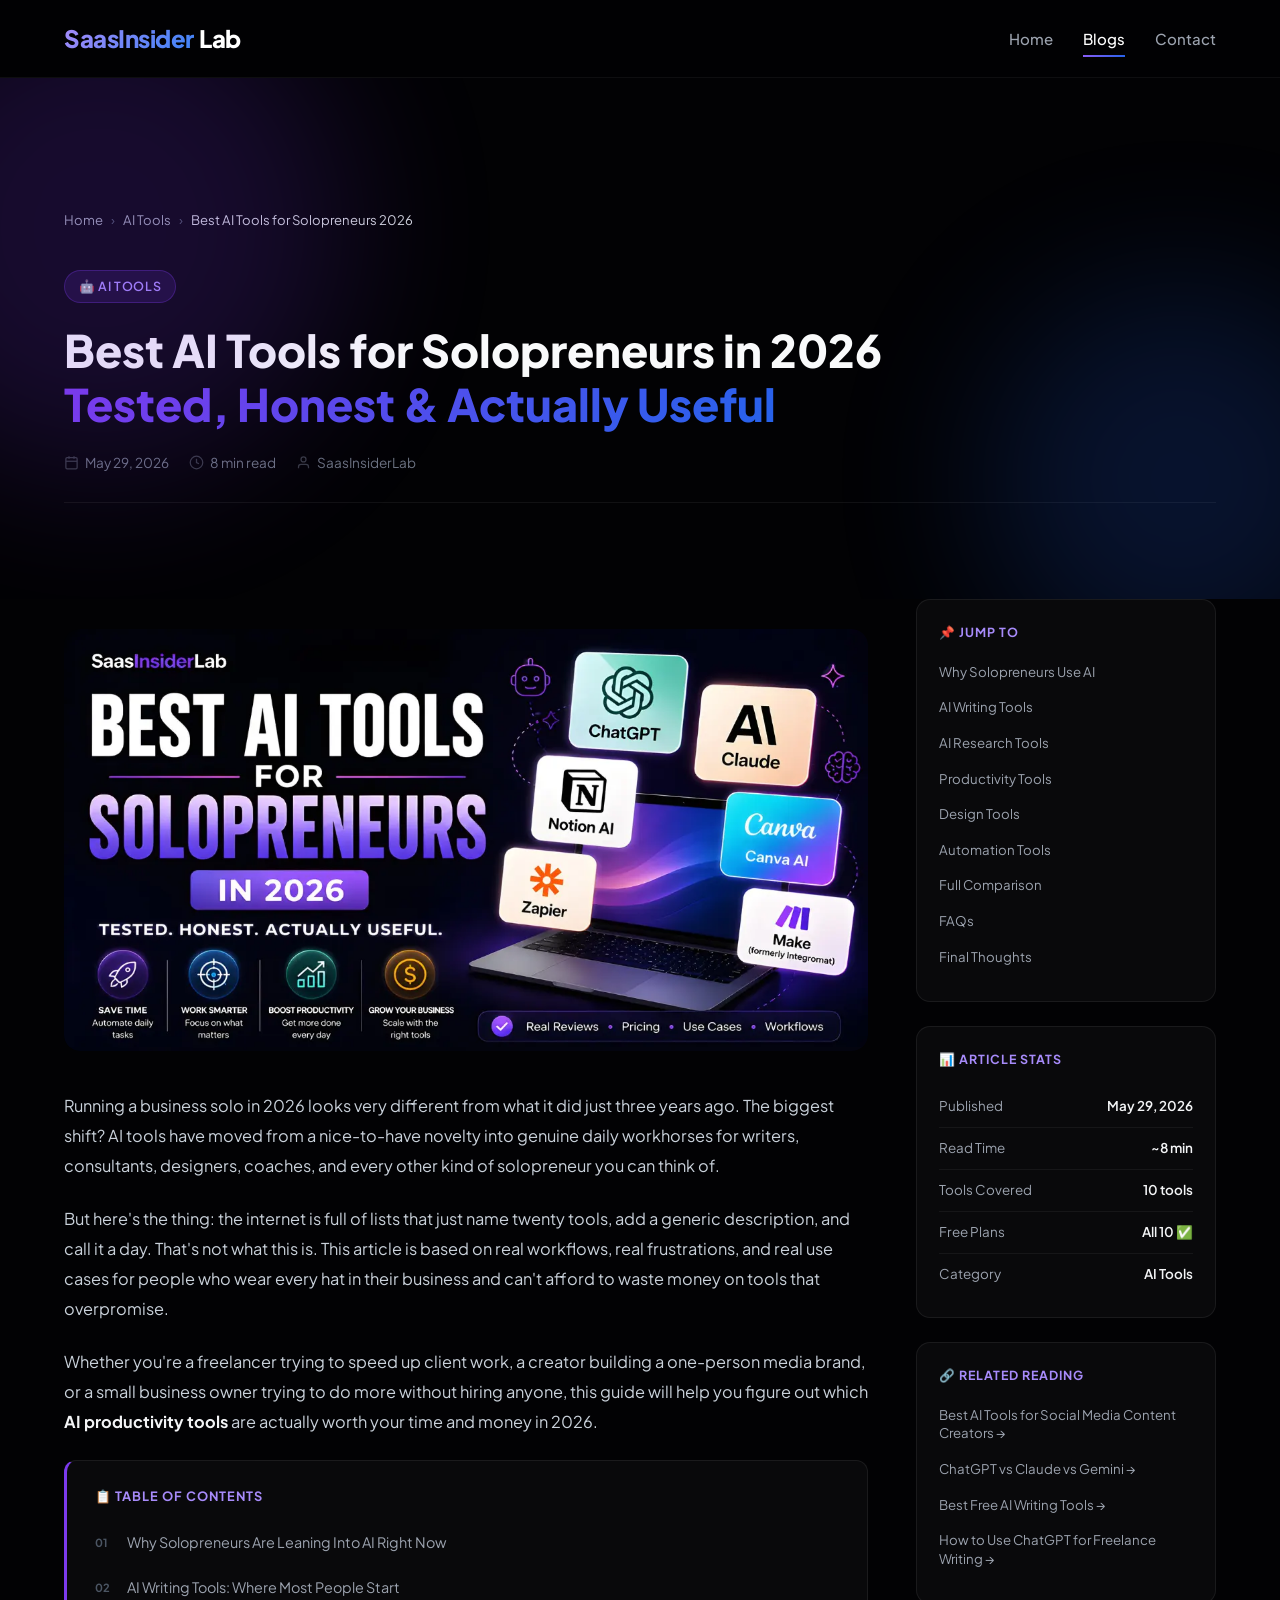
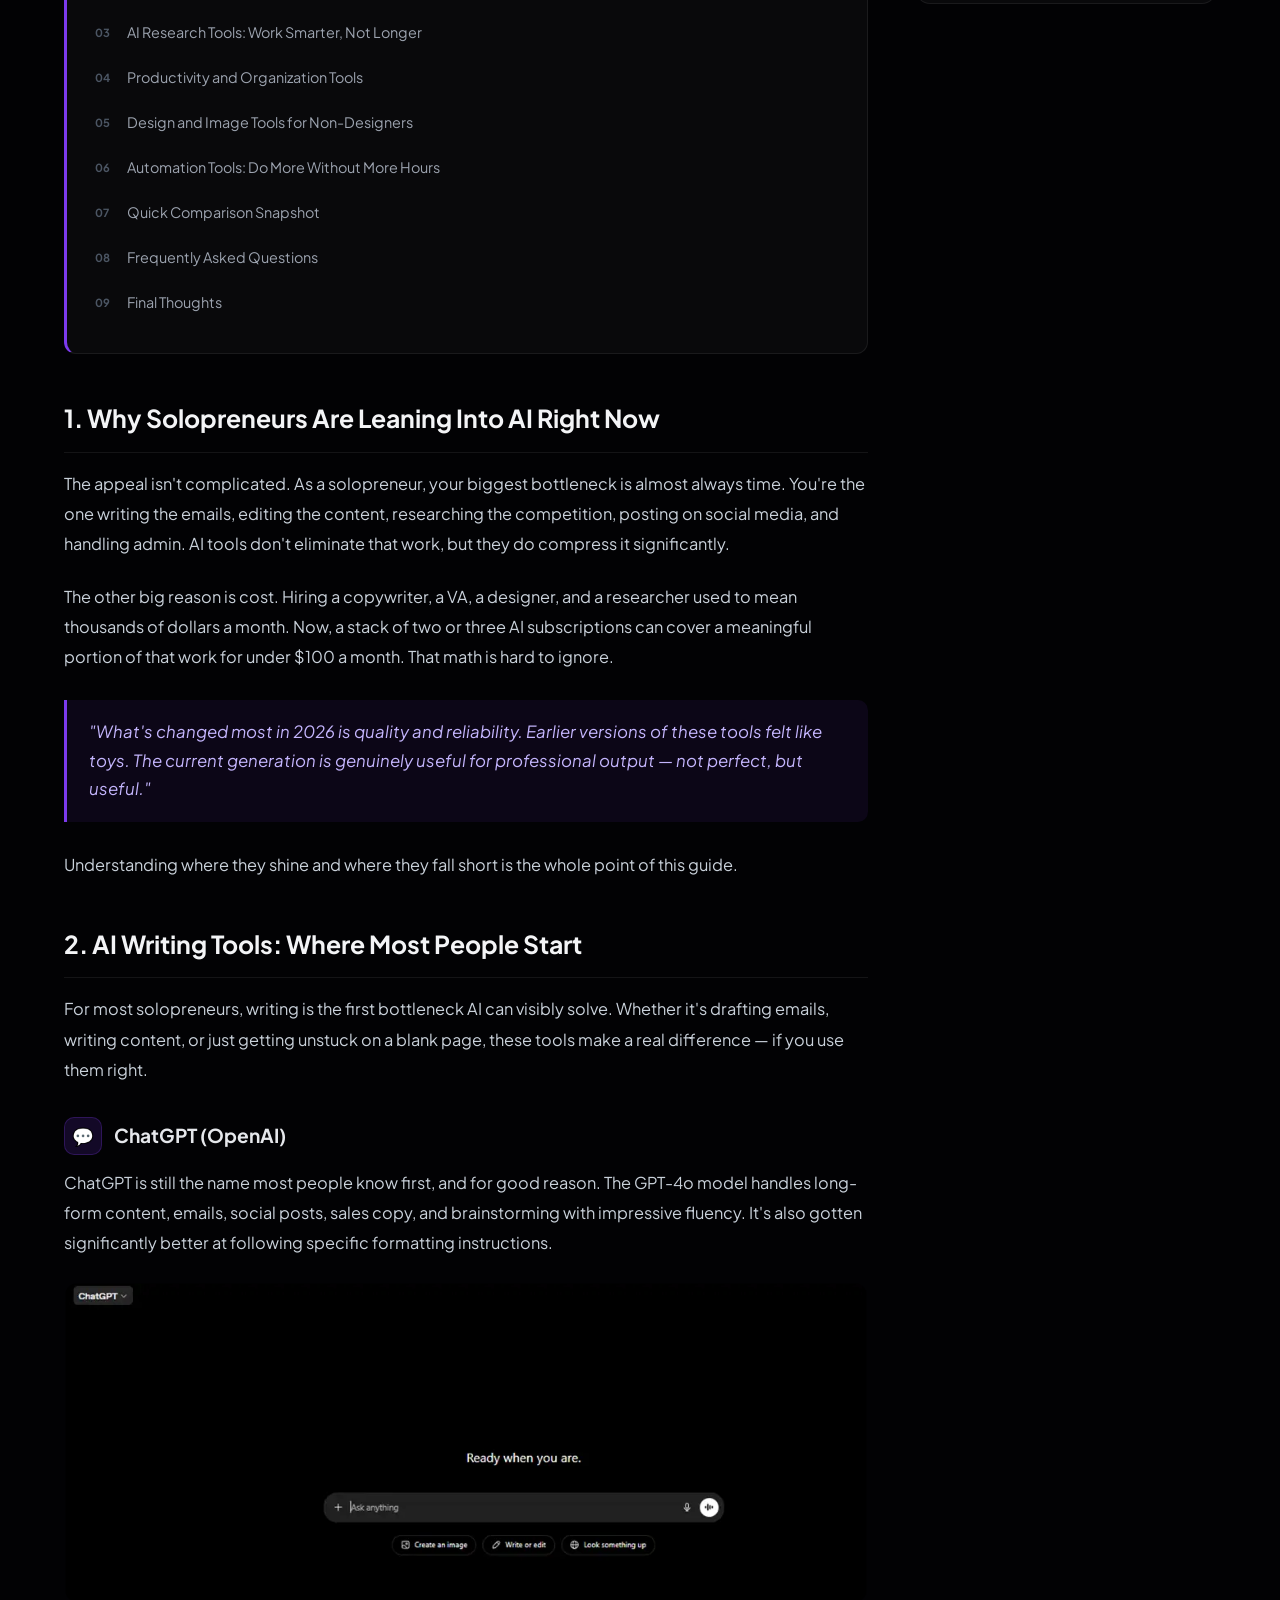
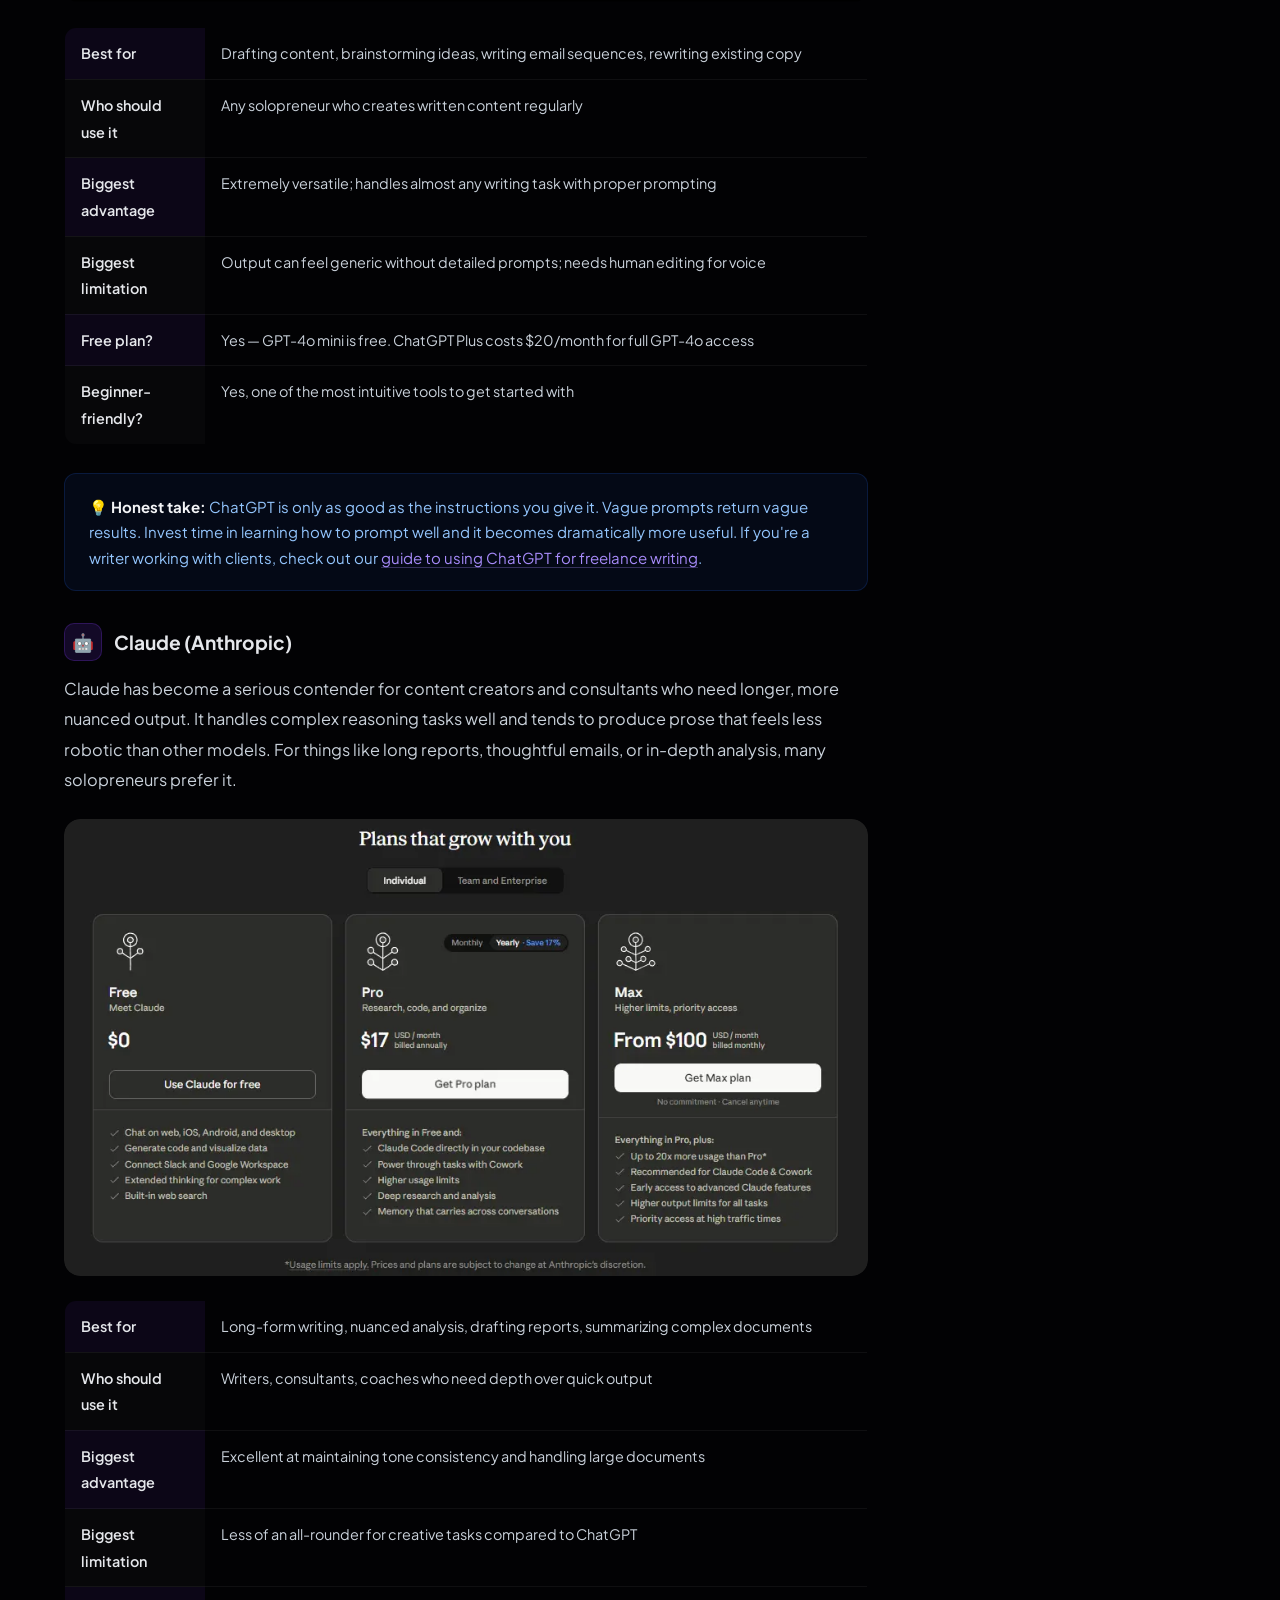
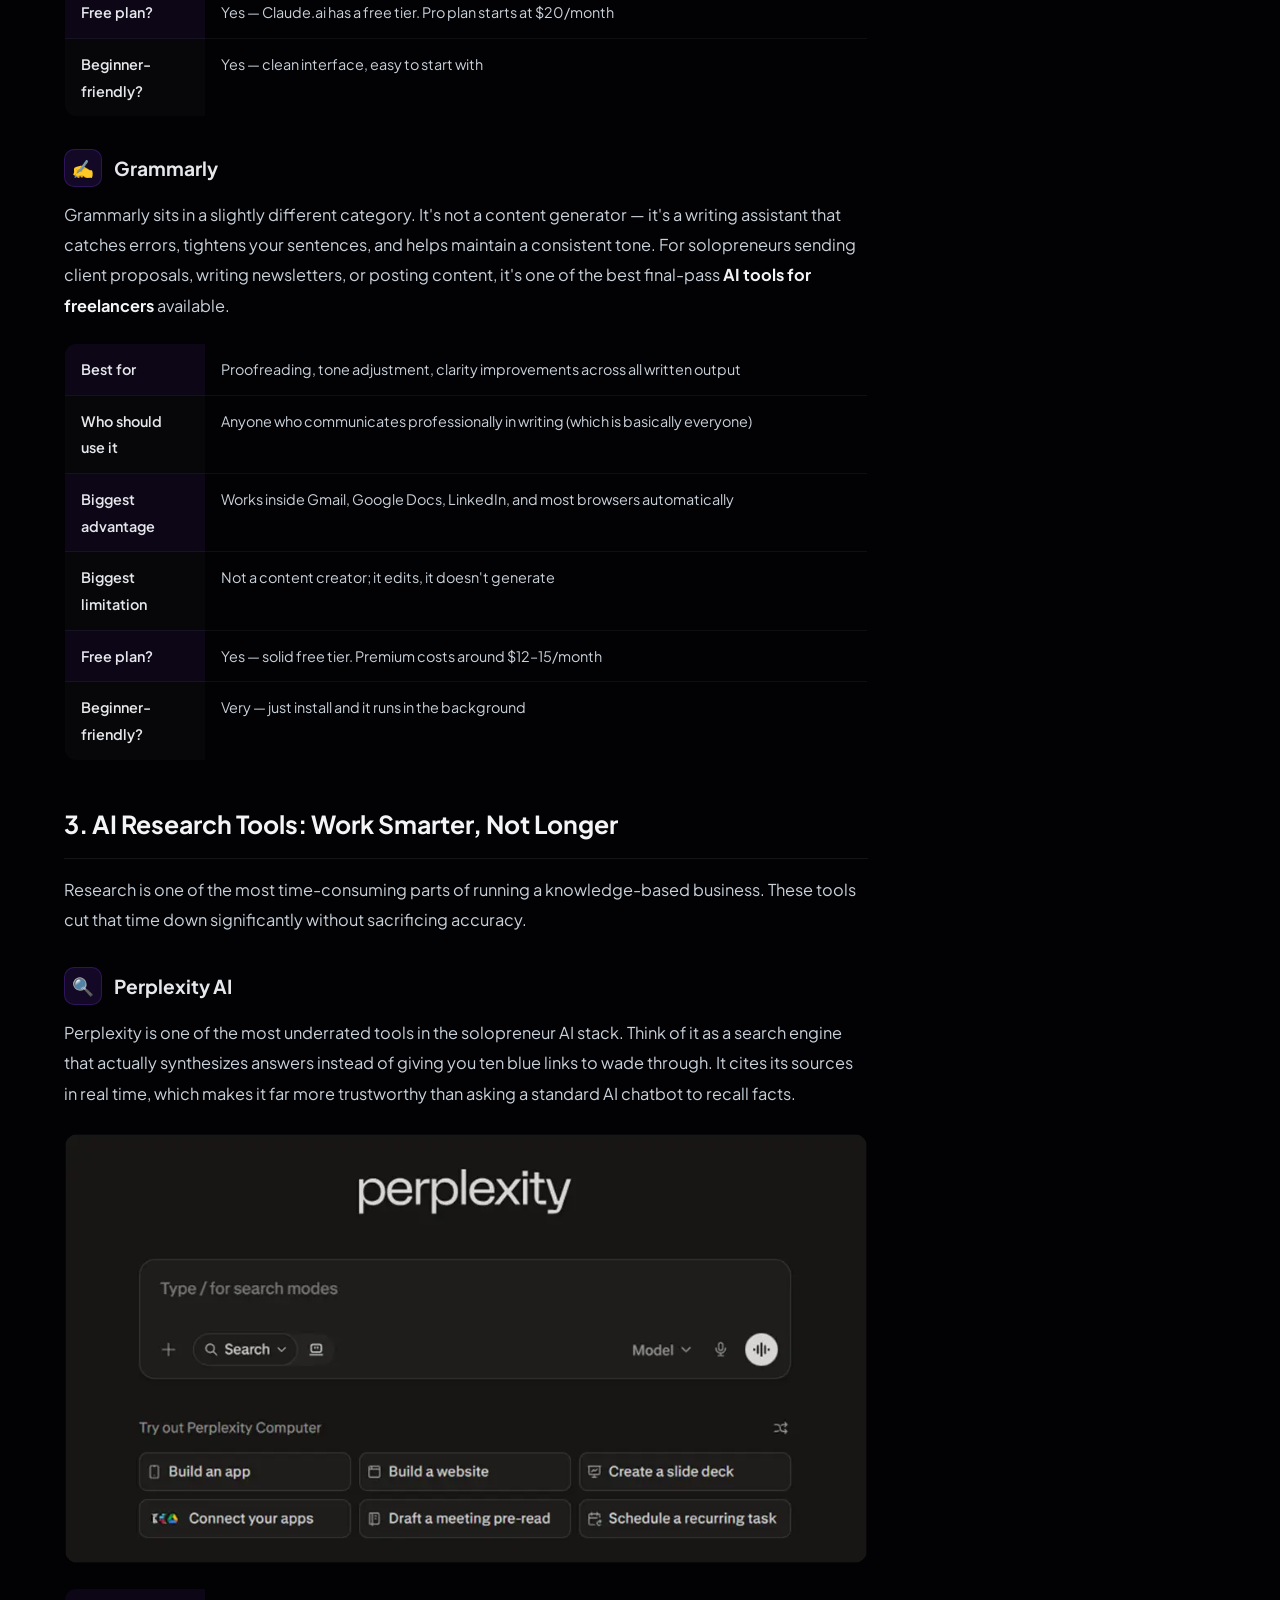
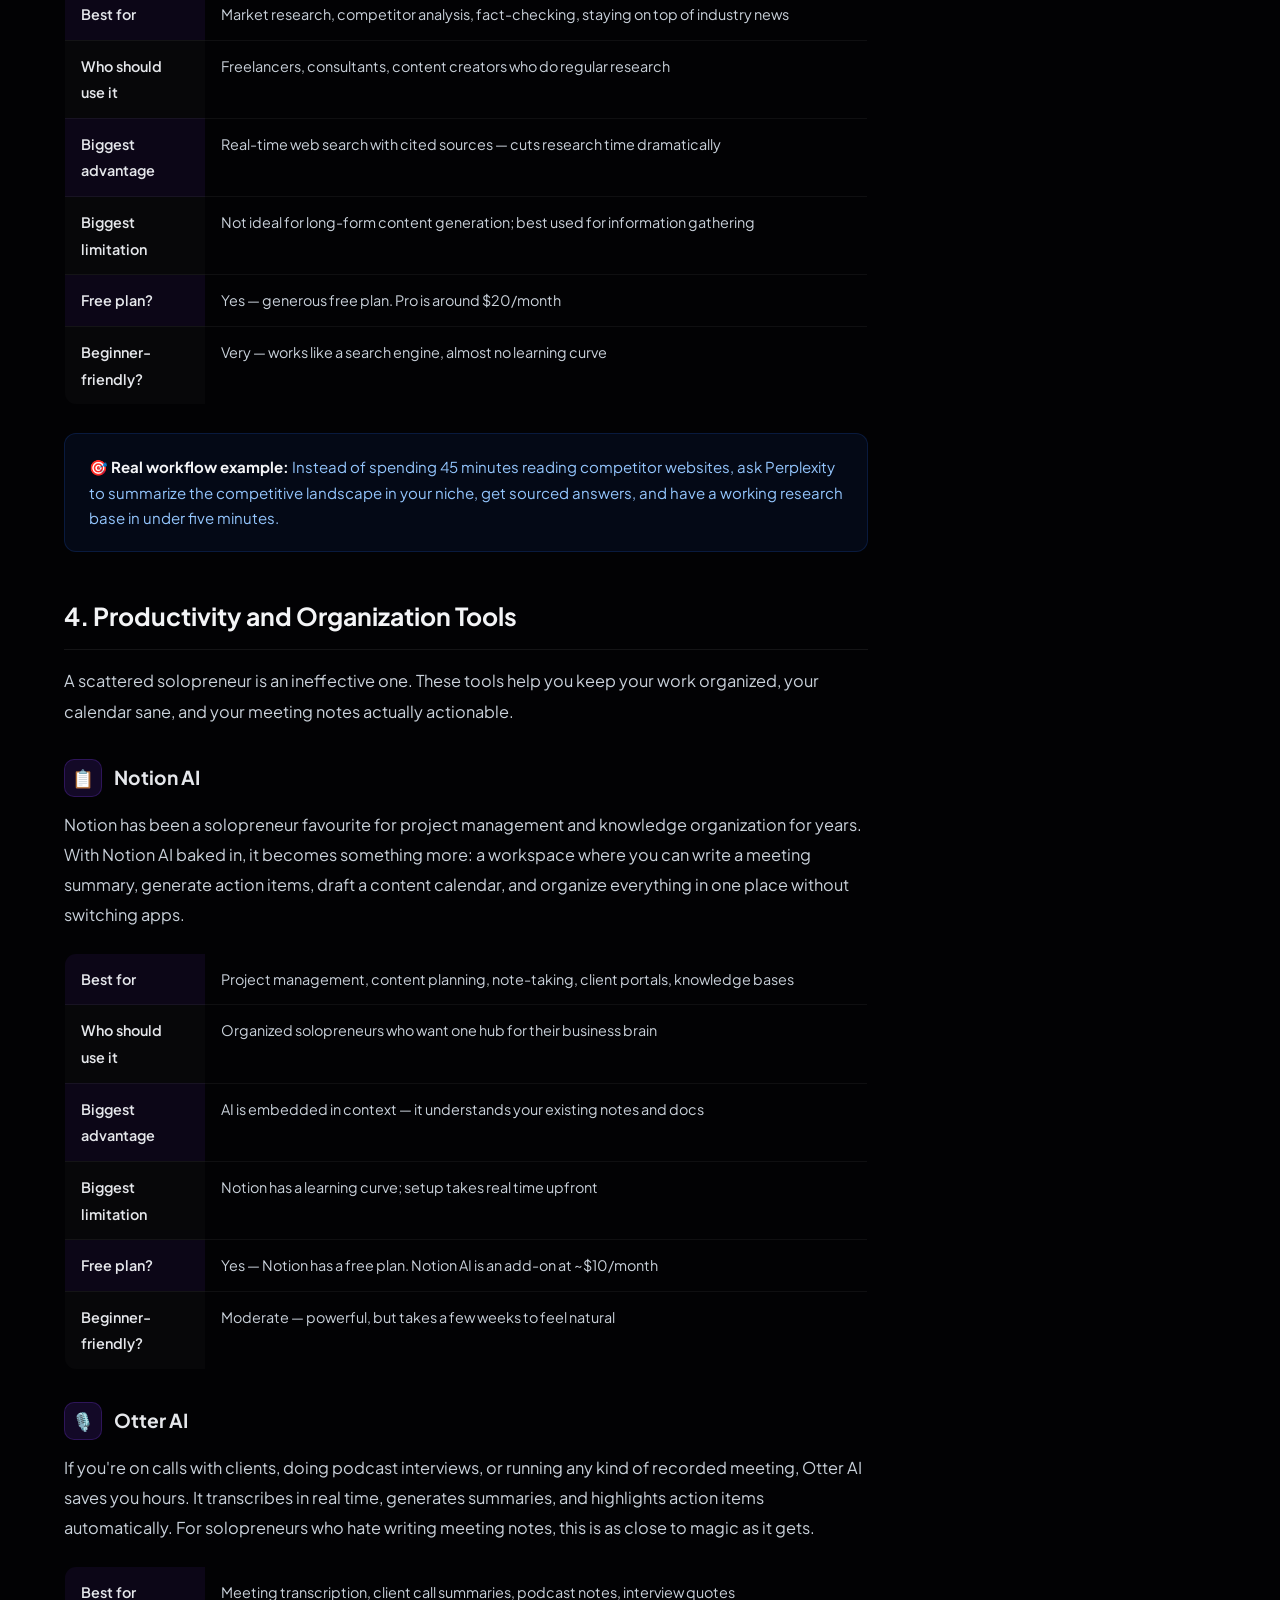
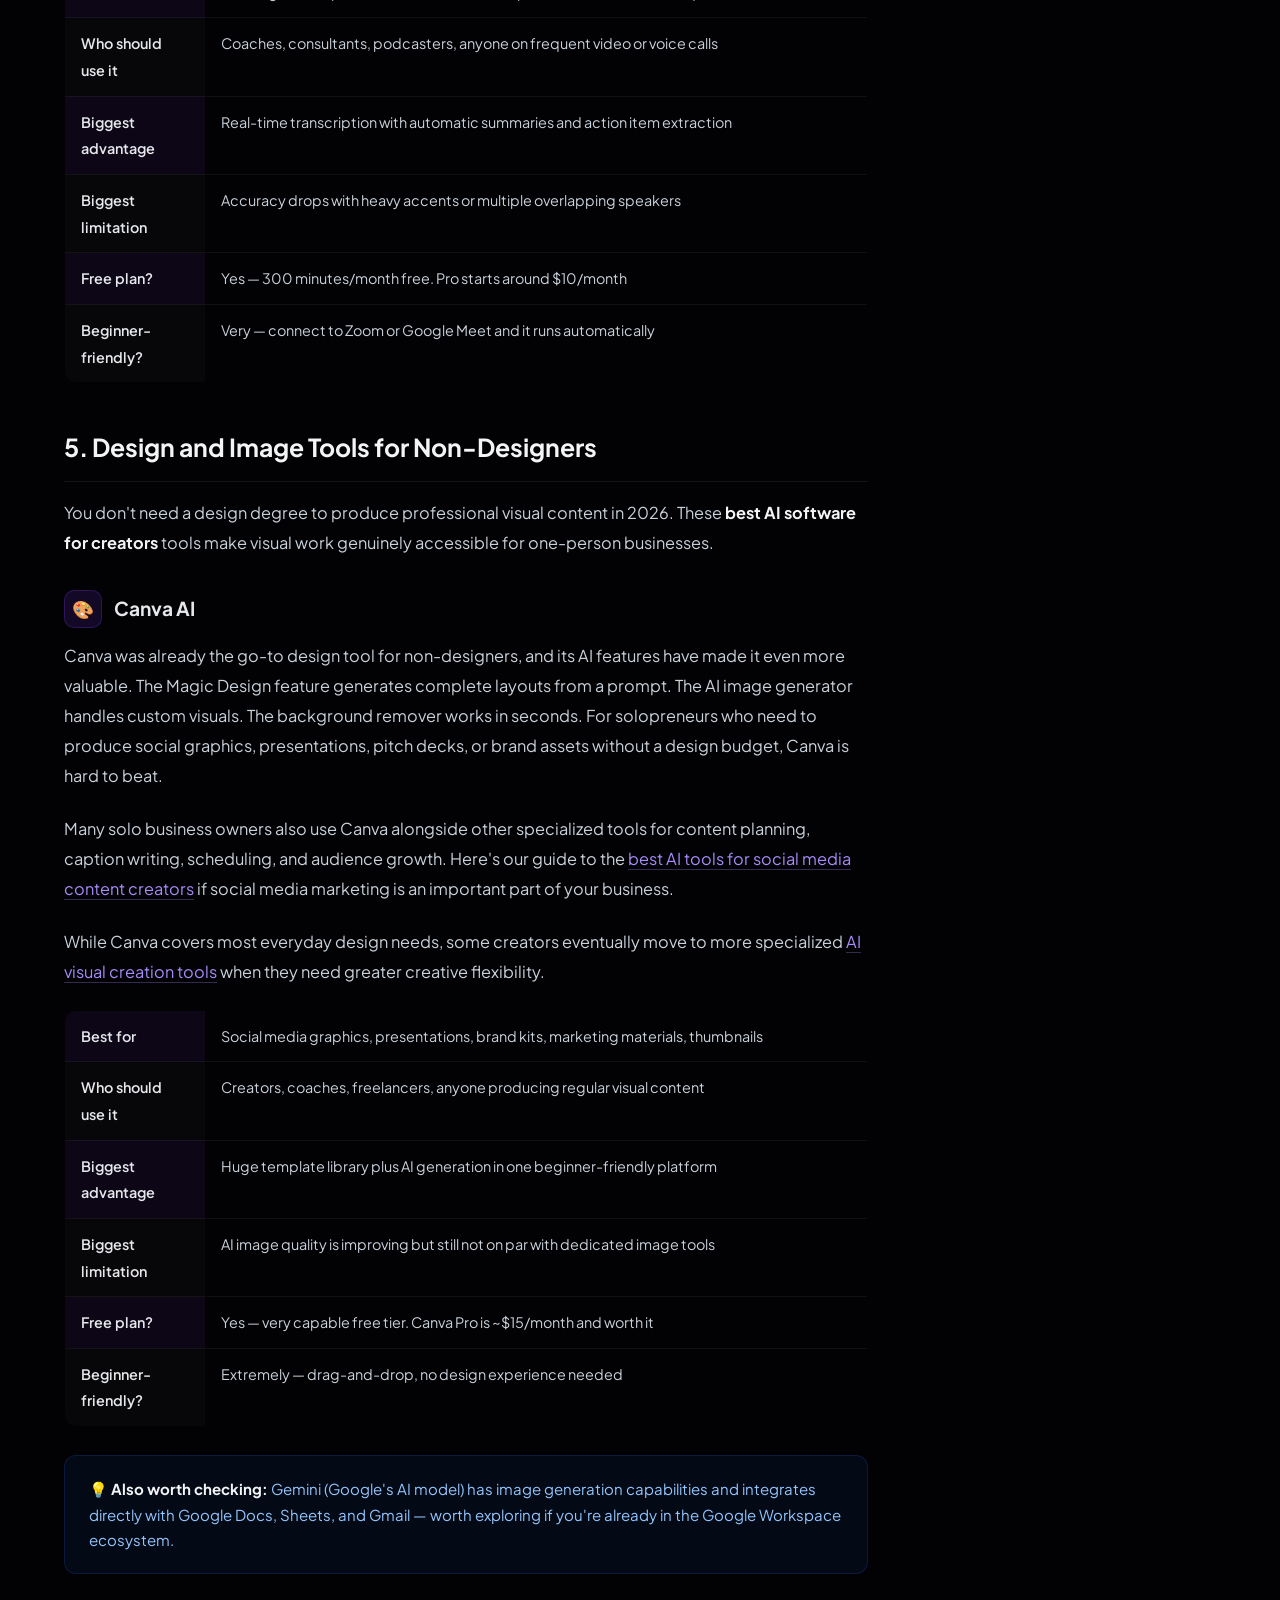
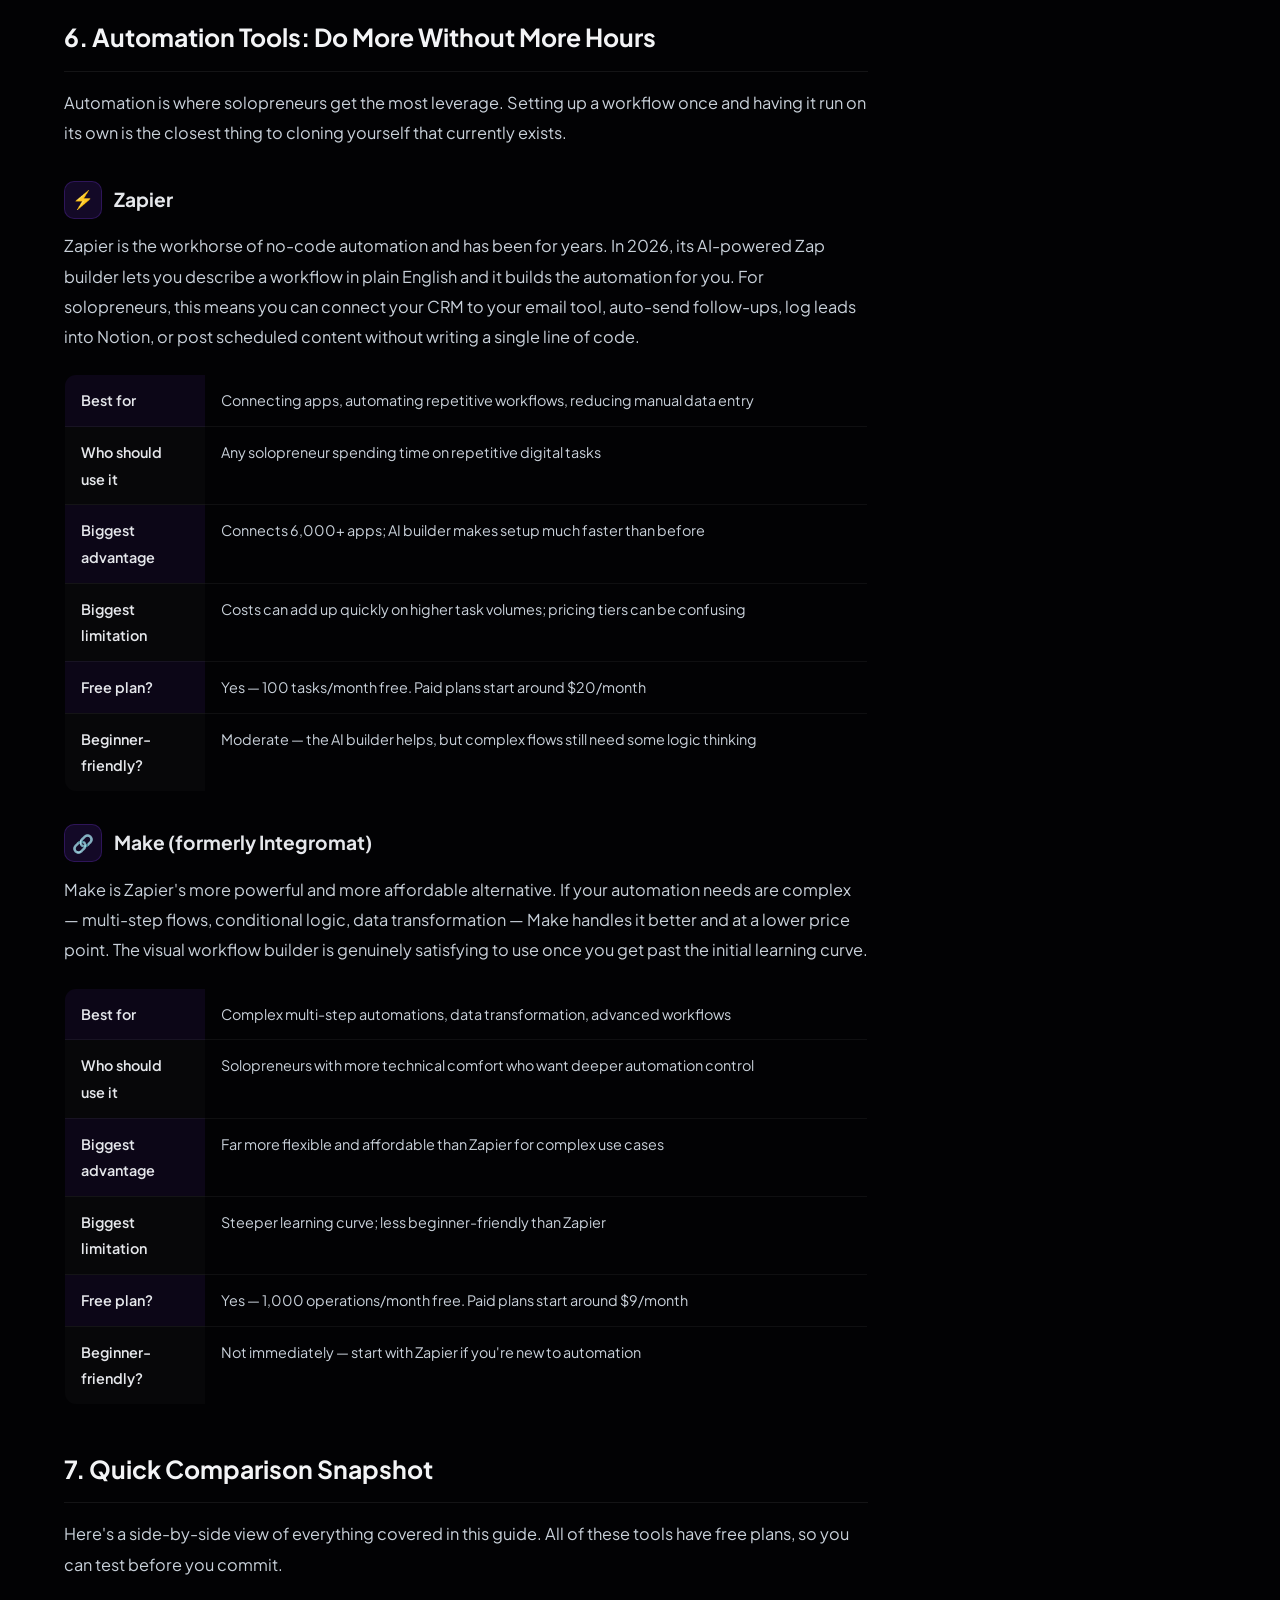
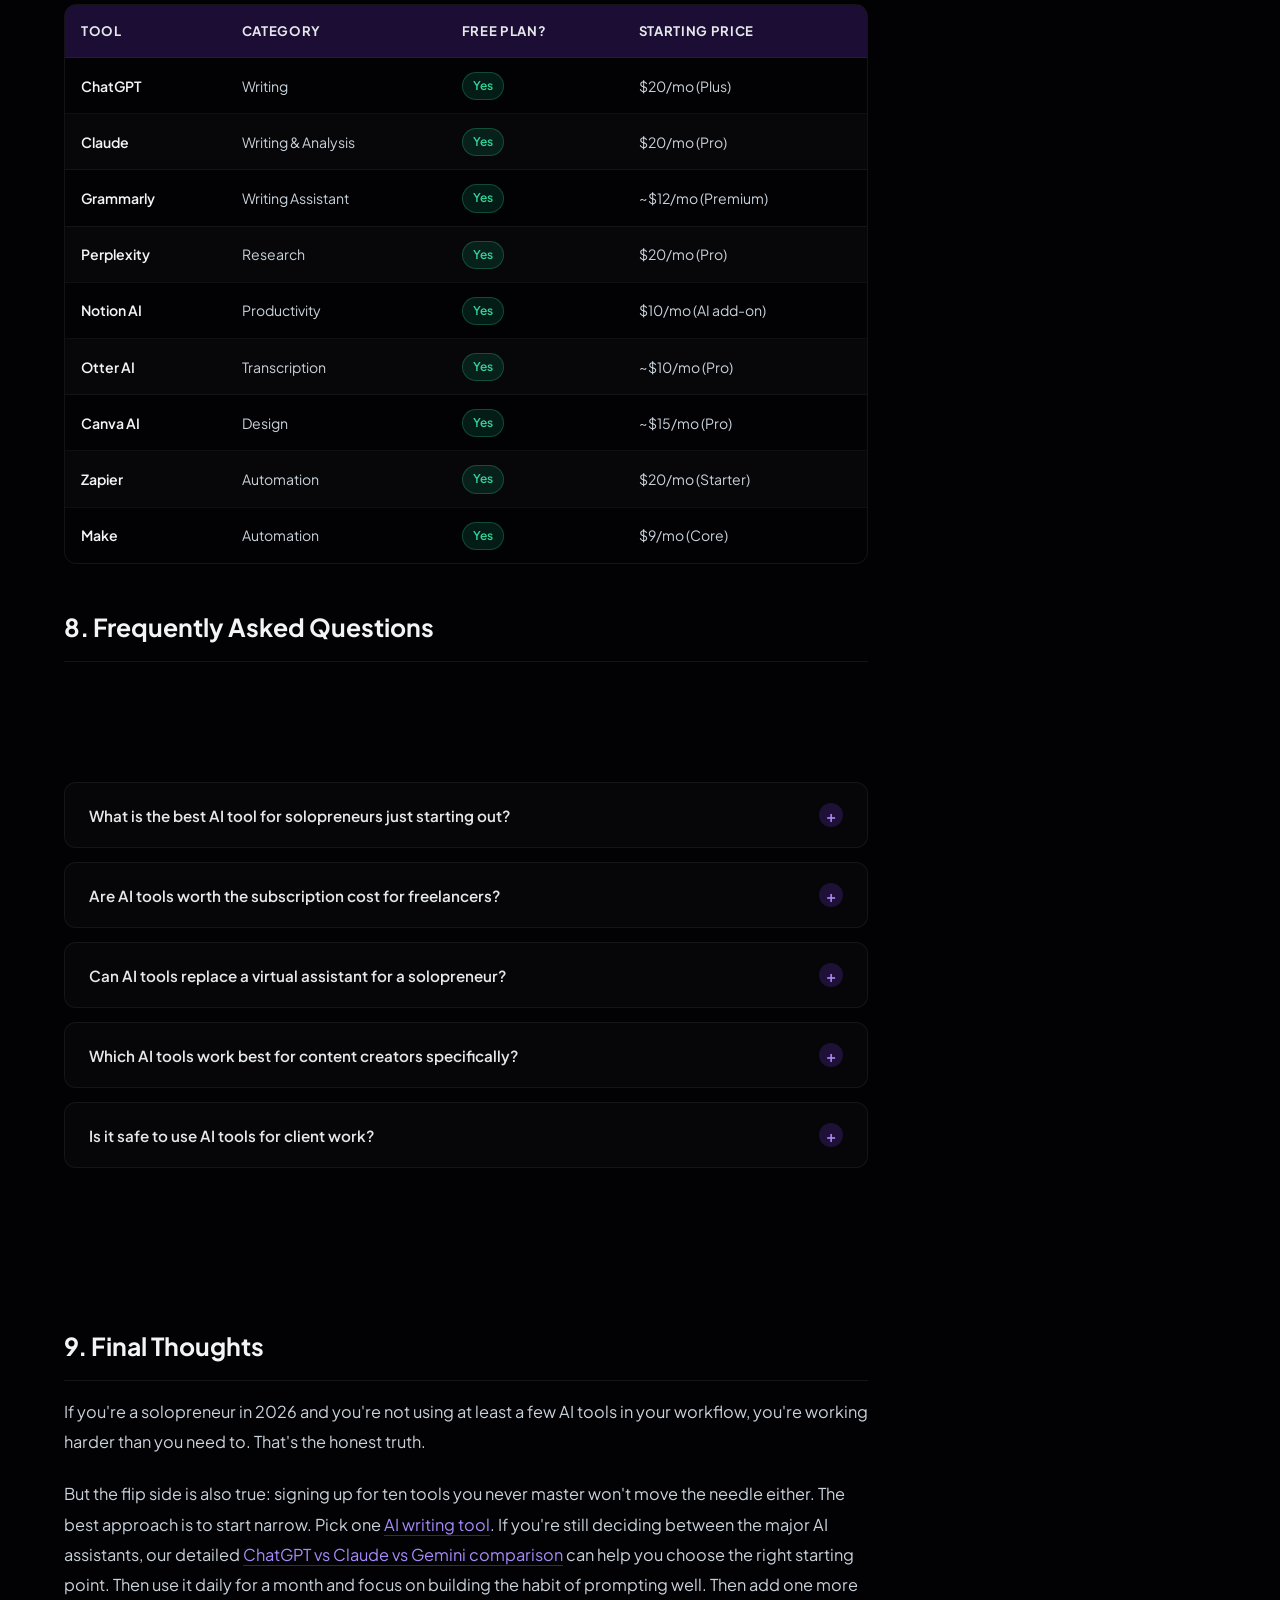
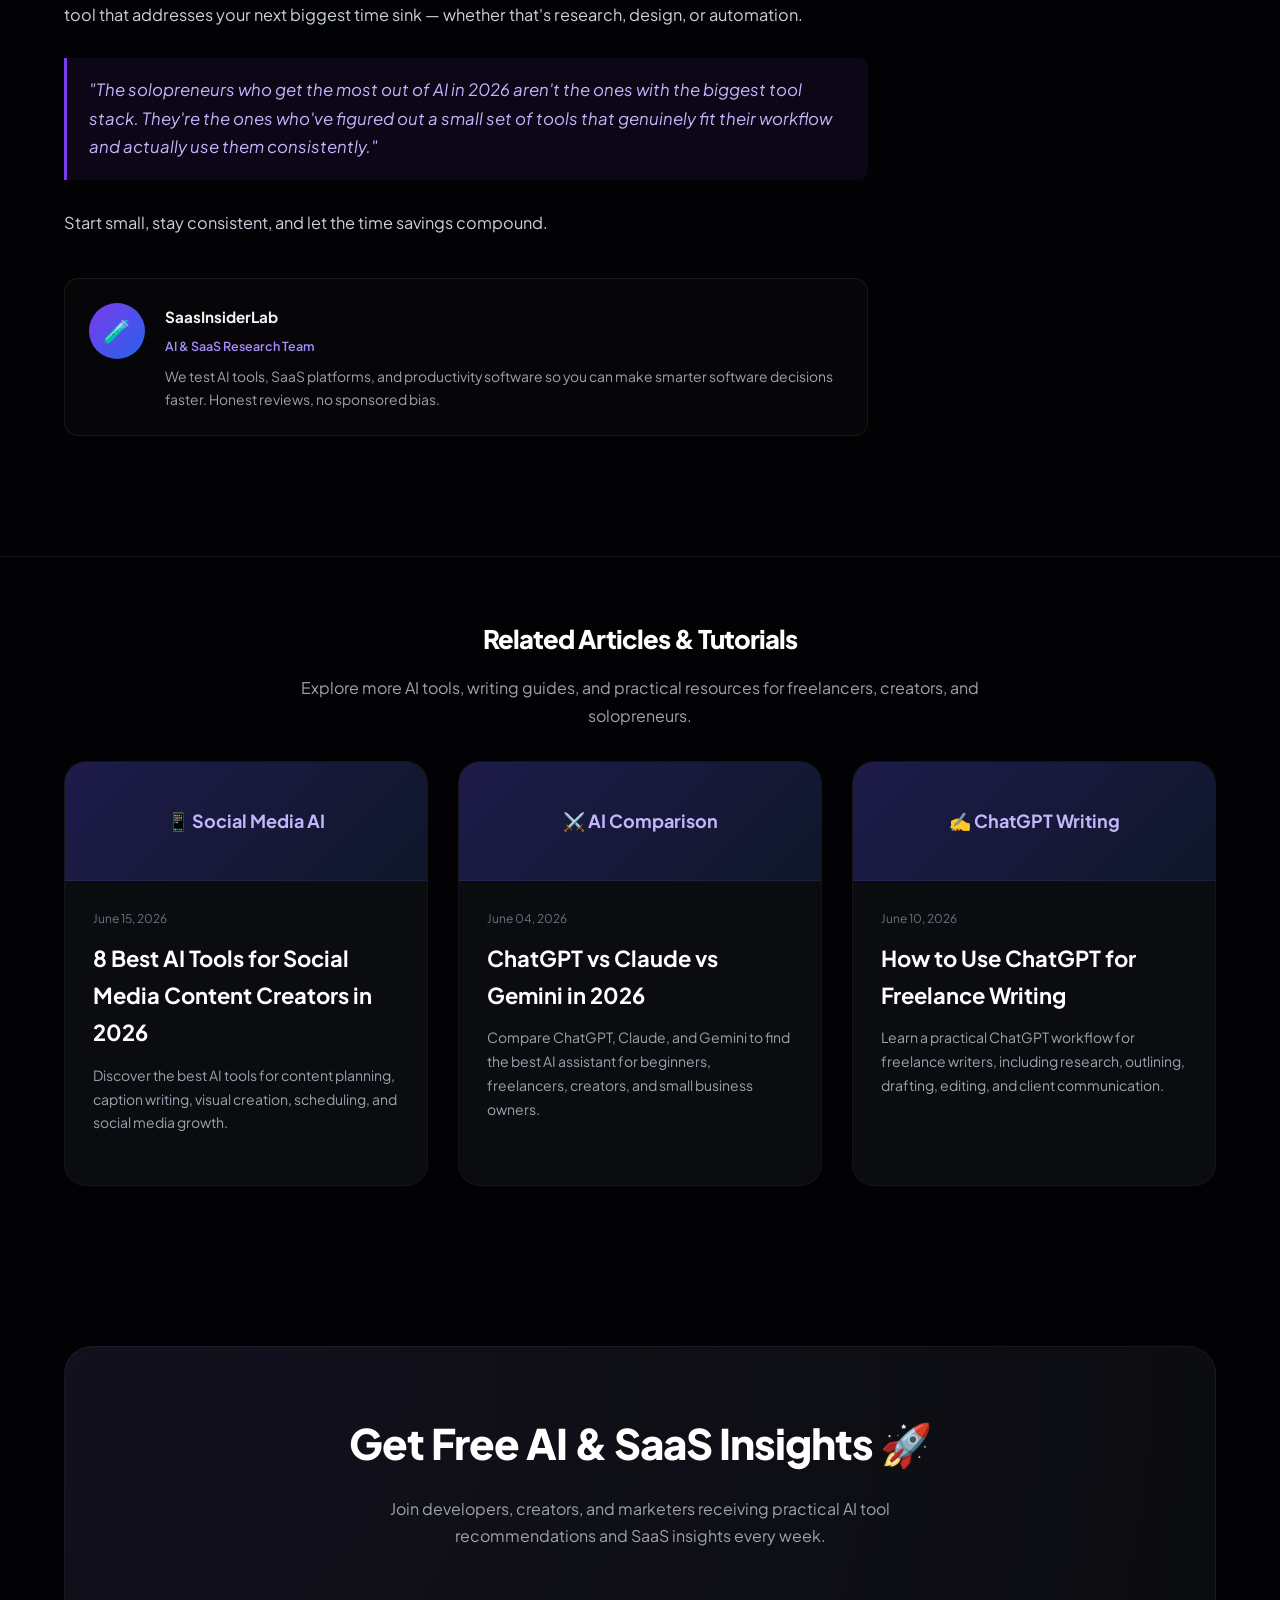
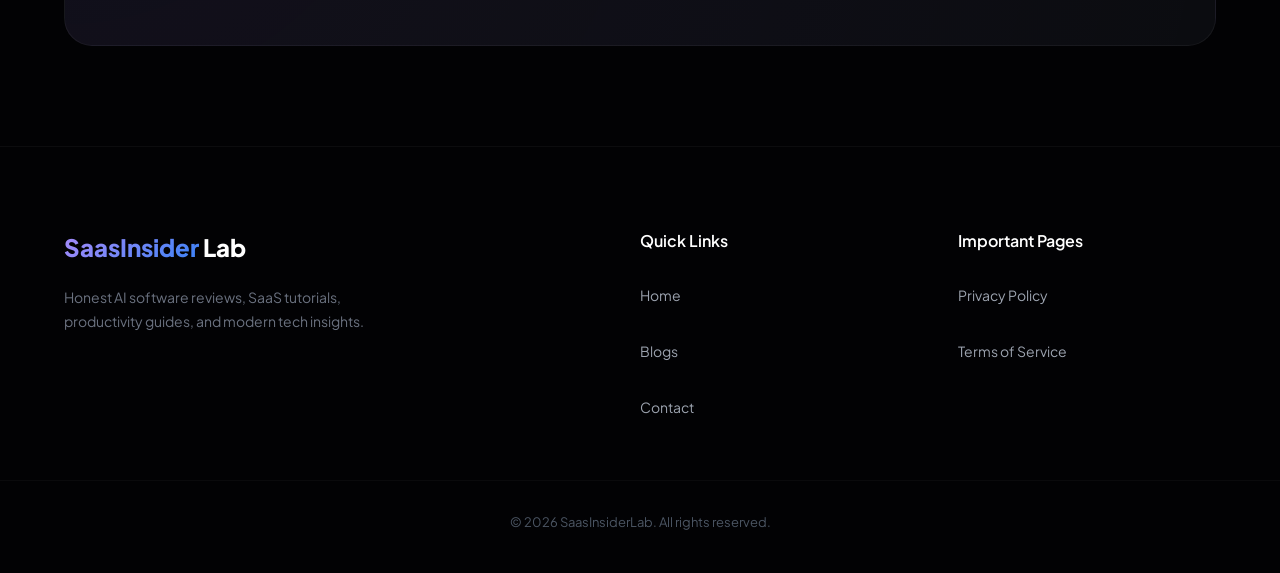
<file: best-ai-tools-solopreneurs-2026.html>
<!DOCTYPE html>
<html lang="en">

<head>

    <!-- Google Tag Manager -->
    <script>(function(w,d,s,l,i){w[l]=w[l]||[];w[l].push({'gtm.start':
    new Date().getTime(),event:'gtm.js'});var f=d.getElementsByTagName(s)[0],
    j=d.createElement(s),dl=l!='dataLayer'?'&l='+l:'';j.async=true;j.src=
    'https://www.googletagmanager.com/gtm.js?id='+i+dl;f.parentNode.insertBefore(j,f);
    })(window,document,'script','dataLayer','GTM-TZFP5LC7');</script>
    <!-- End Google Tag Manager -->

    <!-- BASIC SEO -->
    <meta charset="UTF-8">
    <meta name="viewport" content="width=device-width, initial-scale=1.0">

    <title>Best AI Tools for Solopreneurs in 2026 (Tested, Honest & Actually Useful) | SaasInsiderLab</title>

    <meta name="description" content="Discover the best AI tools for solopreneurs in 2026. Honest reviews, pricing, free plans, and real workflows — no fluff, just what actually works.">
    <meta name="keywords" content="best ai tools for solopreneurs, ai tools for freelancers, ai productivity tools, best ai software for creators, ai tools for small business owners">
    <meta name="robots" content="index, follow">
    <meta name="author" content="SaasInsiderLab">
    <meta name="theme-color" content="#050505">

    <link rel="canonical" href="https://saasinsiderlab.vercel.app/best-ai-tools-solopreneurs-2026.html">

    <!-- FAVICON -->
    <link rel="icon" type="image/png" href="favicon.png">

    <!-- OPEN GRAPH -->
    <meta property="og:title" content="Best AI Tools for Solopreneurs in 2026 (Tested, Honest & Actually Useful)">
    <meta property="og:description" content="Discover the best AI tools for solopreneurs in 2026. Honest reviews, pricing, free plans, and real workflows — no fluff, just what actually works.">
    <meta property="og:type" content="article">
    <meta property="og:url" content="https://saasinsiderlab.vercel.app/best-ai-tools-solopreneurs-2026.html">
    <meta property="og:image" content="https://saasinsiderlab.vercel.app/best-ai-tools-solopreneurs.webp">
    <meta property="article:published_time" content="2026-05-29">
    <meta property="article:modified_time" content="2026-05-29">
    <meta property="article:author" content="SaasInsiderLab">

    <!-- TWITTER -->
    <meta name="twitter:card" content="summary_large_image">
    <meta name="twitter:title" content="Best AI Tools for Solopreneurs in 2026 (Tested, Honest & Actually Useful)">
    <meta name="twitter:description" content="Discover the best AI tools for solopreneurs in 2026. Honest reviews, pricing, free plans, and real workflows — no fluff, just what actually works.">
    <meta name="twitter:image" content="https://saasinsiderlab.vercel.app/best-ai-tools-solopreneurs.webp">

    <!-- FONTS -->
    <link rel="preconnect" href="https://fonts.googleapis.com">
    <link rel="preconnect" href="https://fonts.gstatic.com" crossorigin>
    <link href="https://fonts.googleapis.com/css2?family=Plus+Jakarta+Sans:wght@300;400;500;600;700;800&display=swap" rel="stylesheet">

    <!-- CSS -->
    <link rel="stylesheet" href="style.css">

    <!-- ARTICLE SCHEMA -->
    <script type="application/ld+json">
    {
        "@context": "https://schema.org",
        "@type": "Article",
        "headline": "Best AI Tools for Solopreneurs in 2026 (Tested, Honest & Actually Useful)",
        "description": "Discover the best AI tools for solopreneurs in 2026. Honest reviews, pricing, free plans, and real workflows — no fluff, just what actually works.",
        "author": {
            "@type": "Organization",
            "name": "SaasInsiderLab",
            "url": "https://saasinsiderlab.vercel.app"
        },
        "publisher": {
            "@type": "Organization",
            "name": "SaasInsiderLab",
            "logo": {
                "@type": "ImageObject",
                "url": "https://saasinsiderlab.vercel.app/logo.png"
            }
        },
        "datePublished": "2026-05-29",
        "dateModified": "2026-05-29",
        "mainEntityOfPage": {
            "@type": "WebPage",
            "@id": "https://saasinsiderlab.vercel.app/best-ai-tools-solopreneurs-2026.html"
        },
        "image": {
            "@type": "ImageObject",
            "url": "https://saasinsiderlab.vercel.app/best-ai-tools-solopreneurs.webp",
            "width": 1200,
            "height": 630
        }
    }
    </script>

    <!-- FAQ SCHEMA -->
    <script type="application/ld+json">
    {
        "@context": "https://schema.org",
        "@type": "FAQPage",
        "mainEntity": [
            {
                "@type": "Question",
                "name": "What is the best AI tool for solopreneurs just starting out?",
                "acceptedAnswer": {
                    "@type": "Answer",
                    "text": "If you're completely new to AI tools, start with ChatGPT or Claude. Both have solid free tiers, are intuitive to use, and cover the widest range of tasks from writing to brainstorming to research. Once you've built a habit around one of those, add Canva AI for design and Grammarly for writing polish. That three-tool stack alone will make a visible difference in your productivity."
                }
            },
            {
                "@type": "Question",
                "name": "Are AI tools worth the subscription cost for freelancers?",
                "acceptedAnswer": {
                    "@type": "Answer",
                    "text": "For most freelancers, yes — particularly if you're doing any kind of content creation, research, or client communication regularly. A $20/month ChatGPT subscription typically pays for itself many times over in time saved. The key is to actually use the tool consistently instead of signing up and forgetting about it. Start with one paid subscription and measure the real-world time savings before adding more."
                }
            },
            {
                "@type": "Question",
                "name": "Can AI tools replace a virtual assistant for a solopreneur?",
                "acceptedAnswer": {
                    "@type": "Answer",
                    "text": "Partially. AI tools handle a surprising amount of what a basic VA does: drafting emails, summarizing documents, scheduling logic, basic research, and content creation. What they don't do is make judgment calls, manage nuanced client relationships, or handle tasks that require real-world action. A combination of AI tools and a part-time human VA often makes more sense than trying to go fully AI-only for complex operational tasks."
                }
            },
            {
                "@type": "Question",
                "name": "Which AI tools work best for content creators specifically?",
                "acceptedAnswer": {
                    "@type": "Answer",
                    "text": "Content creators tend to get the most value from ChatGPT or Claude for writing and ideation, Perplexity for research, Canva AI for visual content, and Otter AI if they record interviews or podcasts. That stack covers the core content creation workflow from idea to research to writing to visuals without requiring a team behind you."
                }
            },
            {
                "@type": "Question",
                "name": "Is it safe to use AI tools for client work?",
                "acceptedAnswer": {
                    "@type": "Answer",
                    "text": "Generally yes, but with caveats. Avoid pasting confidential client information into public AI tools unless you've reviewed the privacy policy. Most major platforms offer settings to opt out of data training, and enterprise plans typically offer stronger data handling guarantees. For anything sensitive, either use the privacy settings or handle that piece manually. Always review and edit AI output before sending it to clients — your reputation depends on quality, not speed alone."
                }
            }
        ]
    }
    </script>

    <!-- BREADCRUMB SCHEMA -->
    <script type="application/ld+json">
    {
        "@context": "https://schema.org",
        "@type": "BreadcrumbList",
        "itemListElement": [
            { "@type": "ListItem", "position": 1, "name": "Home", "item": "https://saasinsiderlab.vercel.app" },
            { "@type": "ListItem", "position": 2, "name": "AI Tools", "item": "https://saasinsiderlab.vercel.app/blog.html" },
            { "@type": "ListItem", "position": 3, "name": "Best AI Tools for Solopreneurs 2026", "item": "https://saasinsiderlab.vercel.app/best-ai-tools-solopreneurs-2026.html" }
        ]
    }
    </script>

    <!-- BLOG PAGE STYLES -->
    <style>
        /* ── BLOG HERO ─────────────────────────────────────── */
        .blog-hero {
            padding: 120px 0 60px;
            position: relative;
            overflow: hidden;
        }
        .blog-hero .blur {
            position: absolute;
            border-radius: 50%;
            filter: blur(80px);
            opacity: 0.18;
            pointer-events: none;
        }
        .blog-hero .blur.one {
            width: 500px; height: 500px;
            background: #7c3aed;
            top: -100px; left: -150px;
        }
        .blog-hero .blur.two {
            width: 400px; height: 400px;
            background: #2563eb;
            bottom: -80px; right: -100px;
        }

        /* ── BREADCRUMB ────────────────────────────────────── */
        .breadcrumb {
            display: flex;
            align-items: center;
            gap: 8px;
            font-size: 0.82rem;
            color: #9ca3af;
            margin-bottom: 28px;
            flex-wrap: wrap;
        }
        .breadcrumb a {
            color: #9ca3af;
            text-decoration: none;
            transition: color 0.2s;
            /* FIX: touch tap target */
            min-height: 44px;
            display: inline-flex;
            align-items: center;
        }
        .breadcrumb a:hover { color: #a78bfa; }
        .breadcrumb span { color: #4b5563; }
        .breadcrumb .current { color: #d1d5db; }

        /* ── ARTICLE META ──────────────────────────────────── */
        .article-category-badge {
            display: inline-block;
            background: rgba(124,58,237,0.15);
            color: #a78bfa;
            border: 1px solid rgba(124,58,237,0.3);
            padding: 5px 14px;
            border-radius: 20px;
            font-size: 0.78rem;
            font-weight: 600;
            letter-spacing: 0.05em;
            text-transform: uppercase;
            margin-bottom: 20px;
        }
        .article-title {
            font-size: clamp(1.6rem, 5vw, 2.8rem);
            font-weight: 800;
            line-height: 1.2;
            color: #f9fafb;
            margin-bottom: 20px;
            /* FIX: prevent long words from overflowing narrow screens */
            word-break: break-word;
            overflow-wrap: break-word;
        }
        .article-title .gradient-text {
            background: linear-gradient(135deg, #7c3aed, #2563eb);
            -webkit-background-clip: text;
            -webkit-text-fill-color: transparent;
            background-clip: text;
        }
        .article-meta-row {
            display: flex;
            align-items: center;
            gap: 20px;
            flex-wrap: wrap;
            font-size: 0.85rem;
            color: #6b7280;
            margin-bottom: 36px;
            padding-bottom: 28px;
            border-bottom: 1px solid rgba(255,255,255,0.06);
        }
        .article-meta-row .meta-item {
            display: flex;
            align-items: center;
            gap: 6px;
        }
        .article-meta-row .meta-item svg {
            width: 15px; height: 15px;
            opacity: 0.5;
            /* FIX: prevent SVG from shrinking/stretching */
            flex-shrink: 0;
        }

        /* ── LAYOUT ────────────────────────────────────────── */
        .article-layout {
            display: grid;
            grid-template-columns: 1fr 300px;
            gap: 48px;
            align-items: start;
            padding-bottom: 80px;
        }
        @media (max-width: 900px) {
            .article-layout {
                grid-template-columns: 1fr;
                /* FIX: reduce bottom padding on tablet */
                padding-bottom: 40px;
            }
            .article-sidebar { display: none; }
        }

        /* ── FEATURED IMAGE ────────────────────────────────── */
        .featured-image-block {
            width: 100%;
            max-width: 100%;
            margin-bottom: 40px;
            border-radius: 16px;
            overflow: hidden;
        }
        .featured-image {
            width: 100%;
            height: auto;
            display: block;
            border-radius: 16px;
            /* FIX: prevent image from overflowing on small screens */
            max-width: 100%;
        }

        /* FIX: .article-image had no CSS definition in original — added now */
        .article-image {
            margin: 24px 0;
            width: 100%;
            max-width: 100%;
            border-radius: 16px;
            overflow: hidden;
        }
        .article-image img {
            width: 100%;
            height: auto;
            display: block;
            border-radius: 16px;
            max-width: 100%;
        }

        /* ── ARTICLE BODY ──────────────────────────────────── */
        .article-body {
            color: #d1d5db;
            font-size: 1.02rem;
            line-height: 1.85;
            /* FIX: prevent any child content from overflowing article width */
            min-width: 0;
            overflow-wrap: break-word;
            word-break: break-word;
        }
        .article-body p {
            margin-bottom: 1.4rem;
            color: #c9d1da;
        }
        .article-body h2 {
            font-size: 1.55rem;
            font-weight: 700;
            color: #f3f4f6;
            margin: 2.6rem 0 1rem;
            padding-bottom: 10px;
            border-bottom: 1px solid rgba(255,255,255,0.07);
            /* FIX: allow heading to wrap on narrow screens */
            word-break: break-word;
        }
        .article-body h3 {
            font-size: 1.2rem;
            font-weight: 700;
            color: #e5e7eb;
            margin: 2rem 0 0.8rem;
            word-break: break-word;
        }
        .article-body strong { color: #f3f4f6; }
        .article-body a {
            color: #a78bfa;
            text-decoration: none;
            border-bottom: 1px solid rgba(167,139,250,0.3);
            transition: border-color 0.2s, color 0.2s;
        }
        .article-body a:hover {
            color: #c4b5fd;
            border-color: rgba(196,181,253,0.5);
        }

        /* ── TABLE OF CONTENTS ─────────────────────────────── */
        .toc-box {
            background: rgba(255,255,255,0.03);
            border: 1px solid rgba(255,255,255,0.07);
            border-left: 3px solid #7c3aed;
            border-radius: 12px;
            padding: 24px 28px;
            margin-bottom: 40px;
        }
        .toc-box h4 {
            font-size: 0.8rem;
            font-weight: 700;
            text-transform: uppercase;
            letter-spacing: 0.08em;
            color: #a78bfa;
            margin-bottom: 16px;
        }
        .toc-list {
            list-style: none;
            padding: 0; margin: 0;
            counter-reset: toc;
        }
        .toc-list li {
            counter-increment: toc;
            margin-bottom: 9px;
        }
        .toc-list li a {
            color: #9ca3af !important;
            font-size: 0.9rem;
            text-decoration: none !important;
            border-bottom: none !important;
            display: flex;
            align-items: baseline;
            gap: 10px;
            transition: color 0.2s;
            /* FIX: ensure tap target is tall enough */
            min-height: 36px;
            align-items: center;
        }
        .toc-list li a:hover { color: #c4b5fd !important; }
        .toc-list li a::before {
            content: counter(toc, decimal-leading-zero);
            font-size: 0.7rem;
            font-weight: 700;
            color: #4b5563;
            min-width: 22px;
            flex-shrink: 0;
        }

        /* ── TOOL INFO TABLE ───────────────────────────────── */
        .tool-info-table {
            width: 100%;
            border-collapse: collapse;
            margin: 20px 0 28px;
            font-size: 0.9rem;
            border-radius: 12px;
            overflow: hidden;
            border: 1px solid rgba(255,255,255,0.07);
            /* FIX: table must not exceed article width */
            max-width: 100%;
            table-layout: auto;
        }
        .tool-info-table tr:nth-child(odd) td:first-child {
            background: rgba(124,58,237,0.08);
        }
        .tool-info-table td {
            padding: 12px 16px;
            border-bottom: 1px solid rgba(255,255,255,0.05);
            vertical-align: top;
            color: #c9d1da;
        }
        .tool-info-table td:first-child {
            font-weight: 600;
            color: #e5e7eb;
            /* FIX: removed white-space:nowrap and fixed width — these were
               forcing horizontal scroll on mobile. Now wraps naturally. */
            white-space: normal;
            width: 140px;
            background: rgba(255,255,255,0.02);
        }
        .tool-info-table tr:last-child td {
            border-bottom: none;
        }

        /* ── COMPARISON TABLE ──────────────────────────────── */
        .comparison-table-wrap {
            overflow-x: auto;
            margin: 24px 0 32px;
            border-radius: 12px;
            border: 1px solid rgba(255,255,255,0.07);
            /* FIX: smooth momentum scrolling on iOS */
            -webkit-overflow-scrolling: touch;
        }
        .comparison-table {
            width: 100%;
            border-collapse: collapse;
            font-size: 0.88rem;
            min-width: 480px;
        }
        .comparison-table thead tr {
            background: rgba(124,58,237,0.2);
        }
        .comparison-table thead th {
            padding: 14px 16px;
            text-align: left;
            font-weight: 700;
            color: #e5e7eb;
            font-size: 0.82rem;
            text-transform: uppercase;
            letter-spacing: 0.05em;
            /* FIX: prevent header text from overflowing */
            white-space: nowrap;
        }
        .comparison-table tbody tr {
            border-top: 1px solid rgba(255,255,255,0.05);
            transition: background 0.15s;
        }
        .comparison-table tbody tr:hover {
            background: rgba(255,255,255,0.03);
        }
        .comparison-table tbody tr:nth-child(even) {
            background: rgba(255,255,255,0.02);
        }
        .comparison-table tbody tr:nth-child(even):hover {
            background: rgba(255,255,255,0.04);
        }
        .comparison-table td {
            padding: 13px 16px;
            color: #c9d1da;
        }
        .comparison-table td:first-child {
            font-weight: 600;
            color: #f3f4f6;
        }
        .free-badge {
            display: inline-block;
            background: rgba(16,185,129,0.15);
            color: #34d399;
            border: 1px solid rgba(52,211,153,0.25);
            padding: 2px 10px;
            border-radius: 20px;
            font-size: 0.75rem;
            font-weight: 600;
            /* FIX: prevent badge text from wrapping */
            white-space: nowrap;
        }

        /* ── HIGHLIGHT QUOTE ───────────────────────────────── */
        .highlight-quote {
            background: rgba(124,58,237,0.08);
            border-left: 3px solid #7c3aed;
            border-radius: 0 10px 10px 0;
            padding: 18px 22px;
            margin: 28px 0;
            color: #c4b5fd;
            font-style: italic;
            font-size: 1.05rem;
            line-height: 1.7;
        }

        /* ── SECTION CALLOUT ───────────────────────────────── */
        .section-callout {
            background: rgba(37,99,235,0.08);
            border: 1px solid rgba(37,99,235,0.18);
            border-radius: 12px;
            padding: 20px 24px;
            margin: 28px 0;
            color: #93c5fd;
            font-size: 0.94rem;
            line-height: 1.7;
        }

        /* ── SIDEBAR ───────────────────────────────────────── */
        .article-sidebar {
            position: sticky;
            top: 90px;
        }
        .sidebar-widget {
            background: rgba(255,255,255,0.03);
            border: 1px solid rgba(255,255,255,0.07);
            border-radius: 14px;
            padding: 22px;
            margin-bottom: 24px;
        }
        .sidebar-widget h5 {
            font-size: 0.78rem;
            font-weight: 700;
            text-transform: uppercase;
            letter-spacing: 0.08em;
            color: #a78bfa;
            margin-bottom: 16px;
        }
        .sidebar-toc-list {
            list-style: none;
            padding: 0; margin: 0;
        }
        .sidebar-toc-list li { margin-bottom: 8px; }
        .sidebar-toc-list li a {
            color: #9ca3af;
            font-size: 0.83rem;
            text-decoration: none;
            line-height: 1.4;
            display: block;
            padding: 4px 0;
            border-bottom: 1px solid transparent;
            transition: color 0.2s;
        }
        .sidebar-toc-list li a:hover { color: #c4b5fd; }
        .sidebar-stat {
            display: flex;
            justify-content: space-between;
            align-items: center;
            padding: 9px 0;
            border-bottom: 1px solid rgba(255,255,255,0.05);
            font-size: 0.84rem;
        }
        .sidebar-stat:last-child { border-bottom: none; }
        .sidebar-stat span:first-child { color: #9ca3af; }
        .sidebar-stat span:last-child { color: #f3f4f6; font-weight: 600; }

        /* ── FAQ SECTION ───────────────────────────────────── */
        .faq-section { margin-top: 20px; }
        .faq-item {
            background: rgba(255,255,255,0.02);
            border: 1px solid rgba(255,255,255,0.06);
            border-radius: 12px;
            margin-bottom: 14px;
            overflow: hidden;
        }
        .faq-question {
            width: 100%;
            background: none;
            border: none;
            padding: 20px 24px;
            text-align: left;
            cursor: pointer;
            display: flex;
            justify-content: space-between;
            align-items: center;
            gap: 16px;
            color: #e5e7eb;
            font-size: 0.95rem;
            font-weight: 600;
            font-family: 'Plus Jakarta Sans', sans-serif;
            transition: background 0.2s;
            /* FIX: minimum tap target */
            min-height: 44px;
        }
        .faq-question:hover { background: rgba(255,255,255,0.03); }
        .faq-question .faq-icon {
            flex-shrink: 0;
            width: 24px; height: 24px;
            background: rgba(124,58,237,0.2);
            border-radius: 50%;
            display: flex;
            align-items: center;
            justify-content: center;
            font-size: 1rem;
            color: #a78bfa;
            transition: transform 0.3s;
        }
        /* FIX: unified open state — only .faq-item.open is used by the inline script */
        .faq-item.open .faq-icon { transform: rotate(45deg); }
        .faq-answer {
            padding: 0 24px;
            max-height: 0;
            overflow: hidden;
            transition: max-height 0.35s ease, padding 0.3s ease;
        }
        .faq-item.open .faq-answer {
            max-height: 500px;
            padding: 0 24px 20px;
        }
        .faq-answer p {
            color: #9ca3af;
            font-size: 0.94rem;
            line-height: 1.75;
            margin: 0;
        }

        /* ── RELATED ARTICLES ──────────────────────────────── */
        .related-section {
            padding: 60px 0;
            border-top: 1px solid rgba(255,255,255,0.06);
        }
        .related-section .section-title {
            margin-bottom: 32px;
        }
        .related-section .section-title h2 {
            font-size: 1.6rem;
        }

        /* ── AUTHOR BOX ────────────────────────────────────── */
        .author-box {
            display: flex;
            align-items: flex-start;
            gap: 20px;
            background: rgba(255,255,255,0.02);
            border: 1px solid rgba(255,255,255,0.07);
            border-radius: 14px;
            padding: 24px;
            margin: 40px 0;
        }
        .author-avatar {
            width: 56px; height: 56px;
            border-radius: 50%;
            background: linear-gradient(135deg, #7c3aed, #2563eb);
            display: flex;
            align-items: center;
            justify-content: center;
            font-size: 1.4rem;
            flex-shrink: 0;
        }
        .author-info h5 {
            font-size: 0.95rem;
            font-weight: 700;
            color: #f3f4f6;
            margin-bottom: 4px;
        }
        .author-info .author-role {
            font-size: 0.78rem;
            color: #a78bfa;
            font-weight: 600;
            margin-bottom: 8px;
            display: block;
        }
        .author-info p {
            font-size: 0.87rem;
            color: #9ca3af;
            line-height: 1.6;
            margin: 0;
        }

        /* ── TOOL HEADING BADGE ────────────────────────────── */
        .tool-heading-wrap {
            display: flex;
            align-items: center;
            gap: 12px;
            margin: 2rem 0 0.8rem;
        }
        .tool-emoji {
            width: 38px; height: 38px;
            background: rgba(124,58,237,0.15);
            border: 1px solid rgba(124,58,237,0.25);
            border-radius: 10px;
            display: flex;
            align-items: center;
            justify-content: center;
            font-size: 1.1rem;
            flex-shrink: 0;
        }
        .tool-heading-wrap h3 {
            margin: 0;
            font-size: 1.2rem;
            font-weight: 700;
            color: #e5e7eb;
        }

        /* ── BLOG HERO MOBILE ──────────────────────────────── */
        @media (max-width: 768px) {
            .blog-hero {
                padding: 90px 0 40px;
            }
            /* FIX: shrink blur orbs on mobile so they don't cause horizontal overflow */
            .blog-hero .blur.one {
                width: 260px; height: 260px;
                left: -80px;
            }
            .blog-hero .blur.two {
                width: 220px; height: 220px;
                right: -60px;
            }
            /* FIX: reduce toc padding on mobile */
            .toc-box {
                padding: 18px 16px;
            }
            /* FIX: highlight-quote smaller padding on mobile */
            .highlight-quote {
                padding: 14px 16px;
                font-size: 0.97rem;
            }
            .section-callout {
                padding: 16px 18px;
                font-size: 0.9rem;
            }
            /* FIX: author box stacks on very narrow screens */
            .author-box {
                flex-direction: column;
                align-items: flex-start;
            }
            /* FIX: faq question wraps text properly */
            .faq-question {
                font-size: 0.88rem;
                padding: 16px 18px;
            }
            .faq-answer {
                padding: 0 18px;
            }
            .faq-item.open .faq-answer {
                padding: 0 18px 18px;
            }
            .article-body h2 {
                font-size: 1.3rem;
            }
            .article-body h3 {
                font-size: 1.08rem;
            }
            .related-section .section-title h2 {
                font-size: 1.3rem;
            }
        }

        @media (max-width: 480px) {
            .blog-hero {
                padding: 80px 0 32px;
            }
            .toc-box {
                padding: 14px 14px;
            }
            .toc-list li a {
                font-size: 0.82rem;
            }
            .tool-info-table {
                font-size: 0.82rem;
            }
            .tool-info-table td {
                padding: 10px 10px;
            }
            .tool-info-table td:first-child {
                width: 110px;
            }
            .faq-question {
                font-size: 0.84rem;
                padding: 14px 14px;
            }
            .faq-answer {
                padding: 0 14px;
            }
            .faq-item.open .faq-answer {
                padding: 0 14px 14px;
            }
            .sidebar-widget {
                padding: 16px;
            }
            .author-box {
                padding: 18px;
            }
            .article-layout {
                padding-bottom: 24px;
            }
            /* FIX: prevent meta row items from becoming too cramped */
            .article-meta-row {
                gap: 12px;
                font-size: 0.78rem;
            }
        }
    </style>

</head>

<body>

<!-- Google Tag Manager (noscript) -->
<noscript><iframe src="https://www.googletagmanager.com/ns.html?id=GTM-TZFP5LC7"
height="0" width="0" style="display:none;visibility:hidden"></iframe></noscript>
<!-- End Google Tag Manager (noscript) -->

<!-- ── NAVBAR ──────────────────────────────────────────────── -->
<nav class="navbar">
    <div class="container nav-container">
        <a href="./" class="logo">
            <span class="gradient-text">SaasInsider</span> Lab
        </a>
        <div class="menu-toggle" id="menu-toggle">☰</div>
        <div class="nav-links" id="nav-links">
            <a href="./">Home</a>
            <a href="blog.html" class="active">Blogs</a>
            <a href="contact.html">Contact</a>
        </div>
    </div>
</nav>

<!-- ── BLOG HERO ───────────────────────────────────────────── -->
<section class="blog-hero">
    <div class="blur one"></div>
    <div class="blur two"></div>

    <div class="container">

        <!-- Breadcrumb -->
        <nav class="breadcrumb" aria-label="Breadcrumb">
            <a href="./">Home</a>
            <span>›</span>
            <a href="blog.html">AI Tools</a>
            <span>›</span>
            <span class="current">Best AI Tools for Solopreneurs 2026</span>
        </nav>

        <div class="article-category-badge">🤖 AI Tools</div>

        <h1 class="article-title">
            Best AI Tools for Solopreneurs in 2026<br>
            <span class="gradient-text">Tested, Honest &amp; Actually Useful</span>
        </h1>

        <div class="article-meta-row">
            <div class="meta-item">
                <svg viewBox="0 0 24 24" fill="none" stroke="currentColor" stroke-width="2"><rect x="3" y="4" width="18" height="18" rx="2"/><line x1="16" y1="2" x2="16" y2="6"/><line x1="8" y1="2" x2="8" y2="6"/><line x1="3" y1="10" x2="21" y2="10"/></svg>
                May 29, 2026
            </div>
            <div class="meta-item">
                <svg viewBox="0 0 24 24" fill="none" stroke="currentColor" stroke-width="2"><circle cx="12" cy="12" r="10"/><polyline points="12 6 12 12 16 14"/></svg>
                8 min read
            </div>
            <div class="meta-item">
                <svg viewBox="0 0 24 24" fill="none" stroke="currentColor" stroke-width="2"><path d="M20 21v-2a4 4 0 0 0-4-4H8a4 4 0 0 0-4 4v2"/><circle cx="12" cy="7" r="4"/></svg>
                SaasInsiderLab
            </div>
        </div>

    </div>
</section>

<!-- ── ARTICLE CONTENT ─────────────────────────────────────── -->
<main>
    <div class="container">
        <div class="article-layout">

            <!-- ── MAIN CONTENT ── -->
            <article class="article-body">

                <!-- Featured Image -->
                <div class="featured-image-block">
                    <img
                        src="best-ai-tools-solopreneurs.webp"
                        alt="Best AI Tools for Solopreneurs in 2026"
                        class="featured-image"
                        loading="lazy"
                        width="1200"
                        height="630"
                    >
                </div>

                <!-- Intro -->
                <p>Running a business solo in 2026 looks very different from what it did just three years ago. The biggest shift? AI tools have moved from a nice-to-have novelty into genuine daily workhorses for writers, consultants, designers, coaches, and every other kind of solopreneur you can think of.</p>

                <p>But here's the thing: the internet is full of lists that just name twenty tools, add a generic description, and call it a day. That's not what this is. This article is based on real workflows, real frustrations, and real use cases for people who wear every hat in their business and can't afford to waste money on tools that overpromise.</p>

                <p>Whether you're a freelancer trying to speed up client work, a creator building a one-person media brand, or a small business owner trying to do more without hiring anyone, this guide will help you figure out which <strong>AI productivity tools</strong> are actually worth your time and money in 2026.</p>

                <!-- Table of Contents -->
                <nav class="toc-box" aria-label="Table of Contents">
                    <h4>📋 Table of Contents</h4>
                    <ol class="toc-list">
                        <li><a href="#why-solopreneurs">Why Solopreneurs Are Leaning Into AI Right Now</a></li>
                        <li><a href="#ai-writing-tools">AI Writing Tools: Where Most People Start</a></li>
                        <li><a href="#ai-research-tools">AI Research Tools: Work Smarter, Not Longer</a></li>
                        <li><a href="#productivity-tools">Productivity and Organization Tools</a></li>
                        <li><a href="#design-tools">Design and Image Tools for Non-Designers</a></li>
                        <li><a href="#automation-tools">Automation Tools: Do More Without More Hours</a></li>
                        <li><a href="#comparison">Quick Comparison Snapshot</a></li>
                        <li><a href="#faq">Frequently Asked Questions</a></li>
                        <li><a href="#conclusion">Final Thoughts</a></li>
                    </ol>
                </nav>

                <!-- SECTION 1 -->
                <h2 id="why-solopreneurs">1. Why Solopreneurs Are Leaning Into AI Right Now</h2>

                <p>The appeal isn't complicated. As a solopreneur, your biggest bottleneck is almost always time. You're the one writing the emails, editing the content, researching the competition, posting on social media, and handling admin. AI tools don't eliminate that work, but they do compress it significantly.</p>

                <p>The other big reason is cost. Hiring a copywriter, a VA, a designer, and a researcher used to mean thousands of dollars a month. Now, a stack of two or three AI subscriptions can cover a meaningful portion of that work for under $100 a month. That math is hard to ignore.</p>

                <div class="highlight-quote">
                    "What's changed most in 2026 is quality and reliability. Earlier versions of these tools felt like toys. The current generation is genuinely useful for professional output — not perfect, but useful."
                </div>

                <p>Understanding where they shine and where they fall short is the whole point of this guide.</p>

                <!-- SECTION 2 -->
                <h2 id="ai-writing-tools">2. AI Writing Tools: Where Most People Start</h2>

                <p>For most solopreneurs, writing is the first bottleneck AI can visibly solve. Whether it's drafting emails, writing content, or just getting unstuck on a blank page, these tools make a real difference — if you use them right.</p>

                <div class="tool-heading-wrap">
                    <div class="tool-emoji">💬</div>
                    <h3>ChatGPT (OpenAI)</h3>
                </div>

                <p>ChatGPT is still the name most people know first, and for good reason. The GPT-4o model handles long-form content, emails, social posts, sales copy, and brainstorming with impressive fluency. It's also gotten significantly better at following specific formatting instructions.</p>

                <!-- FIX: added width and height attributes to prevent CLS -->
                <div class="article-image">
                    <img
                        src="chatgpt-interface-dashboard.webp"
                        alt="ChatGPT interface dashboard for solopreneurs"
                        loading="lazy"
                        width="800"
                        height="450"
                    >
                </div>

                <table class="tool-info-table" aria-label="ChatGPT tool details">
                    <tbody>
                        <tr><td>Best for</td><td>Drafting content, brainstorming ideas, writing email sequences, rewriting existing copy</td></tr>
                        <tr><td>Who should use it</td><td>Any solopreneur who creates written content regularly</td></tr>
                        <tr><td>Biggest advantage</td><td>Extremely versatile; handles almost any writing task with proper prompting</td></tr>
                        <tr><td>Biggest limitation</td><td>Output can feel generic without detailed prompts; needs human editing for voice</td></tr>
                        <tr><td>Free plan?</td><td>Yes — GPT-4o mini is free. ChatGPT Plus costs $20/month for full GPT-4o access</td></tr>
                        <tr><td>Beginner-friendly?</td><td>Yes, one of the most intuitive tools to get started with</td></tr>
                    </tbody>
                </table>

                <div class="section-callout">
                    💡 <strong>Honest take:</strong> ChatGPT is only as good as the instructions you give it. Vague prompts return vague results. Invest time in learning how to prompt well and it becomes dramatically more useful. If you're a writer working with clients, check out our <a href="chatgpt-for-freelance-writing.html">guide to using ChatGPT for freelance writing</a>.
                </div>

                <div class="tool-heading-wrap">
                    <div class="tool-emoji">🤖</div>
                    <h3>Claude (Anthropic)</h3>
                </div>

                <p>Claude has become a serious contender for content creators and consultants who need longer, more nuanced output. It handles complex reasoning tasks well and tends to produce prose that feels less robotic than other models. For things like long reports, thoughtful emails, or in-depth analysis, many solopreneurs prefer it.</p>

                <!-- FIX: added width and height attributes to prevent CLS -->
                <div class="article-image">
                    <img
                        src="claude-pricing-plans.webp"
                        alt="Claude AI pricing plans and features"
                        loading="lazy"
                        width="800"
                        height="450"
                    >
                </div>

                <table class="tool-info-table" aria-label="Claude tool details">
                    <tbody>
                        <tr><td>Best for</td><td>Long-form writing, nuanced analysis, drafting reports, summarizing complex documents</td></tr>
                        <tr><td>Who should use it</td><td>Writers, consultants, coaches who need depth over quick output</td></tr>
                        <tr><td>Biggest advantage</td><td>Excellent at maintaining tone consistency and handling large documents</td></tr>
                        <tr><td>Biggest limitation</td><td>Less of an all-rounder for creative tasks compared to ChatGPT</td></tr>
                        <tr><td>Free plan?</td><td>Yes — Claude.ai has a free tier. Pro plan starts at $20/month</td></tr>
                        <tr><td>Beginner-friendly?</td><td>Yes — clean interface, easy to start with</td></tr>
                    </tbody>
                </table>

                <div class="tool-heading-wrap">
                    <div class="tool-emoji">✍️</div>
                    <h3>Grammarly</h3>
                </div>

                <p>Grammarly sits in a slightly different category. It's not a content generator — it's a writing assistant that catches errors, tightens your sentences, and helps maintain a consistent tone. For solopreneurs sending client proposals, writing newsletters, or posting content, it's one of the best final-pass <strong>AI tools for freelancers</strong> available.</p>

                <table class="tool-info-table" aria-label="Grammarly tool details">
                    <tbody>
                        <tr><td>Best for</td><td>Proofreading, tone adjustment, clarity improvements across all written output</td></tr>
                        <tr><td>Who should use it</td><td>Anyone who communicates professionally in writing (which is basically everyone)</td></tr>
                        <tr><td>Biggest advantage</td><td>Works inside Gmail, Google Docs, LinkedIn, and most browsers automatically</td></tr>
                        <tr><td>Biggest limitation</td><td>Not a content creator; it edits, it doesn't generate</td></tr>
                        <tr><td>Free plan?</td><td>Yes — solid free tier. Premium costs around $12–15/month</td></tr>
                        <tr><td>Beginner-friendly?</td><td>Very — just install and it runs in the background</td></tr>
                    </tbody>
                </table>

                <!-- SECTION 3 -->
                <h2 id="ai-research-tools">3. AI Research Tools: Work Smarter, Not Longer</h2>

                <p>Research is one of the most time-consuming parts of running a knowledge-based business. These tools cut that time down significantly without sacrificing accuracy.</p>

                <div class="tool-heading-wrap">
                    <div class="tool-emoji">🔍</div>
                    <h3>Perplexity AI</h3>
                </div>

                <p>Perplexity is one of the most underrated tools in the solopreneur AI stack. Think of it as a search engine that actually synthesizes answers instead of giving you ten blue links to wade through. It cites its sources in real time, which makes it far more trustworthy than asking a standard AI chatbot to recall facts.</p>

                <!-- FIX: added width and height attributes to prevent CLS -->
                <div class="article-image">
                    <img
                        src="perplexity-ai-research-tool.webp"
                        alt="Perplexity AI Research Tool"
                        loading="lazy"
                        width="800"
                        height="450"
                    >
                </div>

                <table class="tool-info-table" aria-label="Perplexity AI tool details">
                    <tbody>
                        <tr><td>Best for</td><td>Market research, competitor analysis, fact-checking, staying on top of industry news</td></tr>
                        <tr><td>Who should use it</td><td>Freelancers, consultants, content creators who do regular research</td></tr>
                        <tr><td>Biggest advantage</td><td>Real-time web search with cited sources — cuts research time dramatically</td></tr>
                        <tr><td>Biggest limitation</td><td>Not ideal for long-form content generation; best used for information gathering</td></tr>
                        <tr><td>Free plan?</td><td>Yes — generous free plan. Pro is around $20/month</td></tr>
                        <tr><td>Beginner-friendly?</td><td>Very — works like a search engine, almost no learning curve</td></tr>
                    </tbody>
                </table>

                <div class="section-callout">
                    🎯 <strong>Real workflow example:</strong> Instead of spending 45 minutes reading competitor websites, ask Perplexity to summarize the competitive landscape in your niche, get sourced answers, and have a working research base in under five minutes.
                </div>

                <!-- SECTION 4 -->
                <h2 id="productivity-tools">4. Productivity and Organization Tools</h2>

                <p>A scattered solopreneur is an ineffective one. These tools help you keep your work organized, your calendar sane, and your meeting notes actually actionable.</p>

                <div class="tool-heading-wrap">
                    <div class="tool-emoji">📋</div>
                    <h3>Notion AI</h3>
                </div>

                <p>Notion has been a solopreneur favourite for project management and knowledge organization for years. With Notion AI baked in, it becomes something more: a workspace where you can write a meeting summary, generate action items, draft a content calendar, and organize everything in one place without switching apps.</p>

                <table class="tool-info-table" aria-label="Notion AI tool details">
                    <tbody>
                        <tr><td>Best for</td><td>Project management, content planning, note-taking, client portals, knowledge bases</td></tr>
                        <tr><td>Who should use it</td><td>Organized solopreneurs who want one hub for their business brain</td></tr>
                        <tr><td>Biggest advantage</td><td>AI is embedded in context — it understands your existing notes and docs</td></tr>
                        <tr><td>Biggest limitation</td><td>Notion has a learning curve; setup takes real time upfront</td></tr>
                        <tr><td>Free plan?</td><td>Yes — Notion has a free plan. Notion AI is an add-on at ~$10/month</td></tr>
                        <tr><td>Beginner-friendly?</td><td>Moderate — powerful, but takes a few weeks to feel natural</td></tr>
                    </tbody>
                </table>

                <div class="tool-heading-wrap">
                    <div class="tool-emoji">🎙️</div>
                    <h3>Otter AI</h3>
                </div>

                <p>If you're on calls with clients, doing podcast interviews, or running any kind of recorded meeting, Otter AI saves you hours. It transcribes in real time, generates summaries, and highlights action items automatically. For solopreneurs who hate writing meeting notes, this is as close to magic as it gets.</p>

                <table class="tool-info-table" aria-label="Otter AI tool details">
                    <tbody>
                        <tr><td>Best for</td><td>Meeting transcription, client call summaries, podcast notes, interview quotes</td></tr>
                        <tr><td>Who should use it</td><td>Coaches, consultants, podcasters, anyone on frequent video or voice calls</td></tr>
                        <tr><td>Biggest advantage</td><td>Real-time transcription with automatic summaries and action item extraction</td></tr>
                        <tr><td>Biggest limitation</td><td>Accuracy drops with heavy accents or multiple overlapping speakers</td></tr>
                        <tr><td>Free plan?</td><td>Yes — 300 minutes/month free. Pro starts around $10/month</td></tr>
                        <tr><td>Beginner-friendly?</td><td>Very — connect to Zoom or Google Meet and it runs automatically</td></tr>
                    </tbody>
                </table>

                <!-- SECTION 5 -->
                <h2 id="design-tools">5. Design and Image Tools for Non-Designers</h2>

                <p>You don't need a design degree to produce professional visual content in 2026. These <strong>best AI software for creators</strong> tools make visual work genuinely accessible for one-person businesses.</p>

                <div class="tool-heading-wrap">
                    <div class="tool-emoji">🎨</div>
                    <h3>Canva AI</h3>
                </div>

                <p>Canva was already the go-to design tool for non-designers, and its AI features have made it even more valuable. The Magic Design feature generates complete layouts from a prompt. The AI image generator handles custom visuals. The background remover works in seconds. For solopreneurs who need to produce social graphics, presentations, pitch decks, or brand assets without a design budget, Canva is hard to beat.</p>

                <p>Many solo business owners also use Canva alongside other specialized tools for content planning, caption writing, scheduling, and audience growth. Here's our guide to the <a href="best-ai-social-media-tools-2026.html">best AI tools for social media content creators</a> if social media marketing is an important part of your business.</p>

                <p>While Canva covers most everyday design needs, some creators eventually move to more specialized <a href="ai-image-generators-for-non-designers.html">AI visual creation tools</a> when they need greater creative flexibility.</p>
                
                <table class="tool-info-table" aria-label="Canva AI tool details">
                    <tbody>
                        <tr><td>Best for</td><td>Social media graphics, presentations, brand kits, marketing materials, thumbnails</td></tr>
                        <tr><td>Who should use it</td><td>Creators, coaches, freelancers, anyone producing regular visual content</td></tr>
                        <tr><td>Biggest advantage</td><td>Huge template library plus AI generation in one beginner-friendly platform</td></tr>
                        <tr><td>Biggest limitation</td><td>AI image quality is improving but still not on par with dedicated image tools</td></tr>
                        <tr><td>Free plan?</td><td>Yes — very capable free tier. Canva Pro is ~$15/month and worth it</td></tr>
                        <tr><td>Beginner-friendly?</td><td>Extremely — drag-and-drop, no design experience needed</td></tr>
                    </tbody>
                </table>

                <div class="section-callout">
                    💡 <strong>Also worth checking:</strong> Gemini (Google's AI model) has image generation capabilities and integrates directly with Google Docs, Sheets, and Gmail — worth exploring if you're already in the Google Workspace ecosystem.
                </div>

                <!-- SECTION 6 -->
                <h2 id="automation-tools">6. Automation Tools: Do More Without More Hours</h2>

                <p>Automation is where solopreneurs get the most leverage. Setting up a workflow once and having it run on its own is the closest thing to cloning yourself that currently exists.</p>

                <div class="tool-heading-wrap">
                    <div class="tool-emoji">⚡</div>
                    <h3>Zapier</h3>
                </div>

                <p>Zapier is the workhorse of no-code automation and has been for years. In 2026, its AI-powered Zap builder lets you describe a workflow in plain English and it builds the automation for you. For solopreneurs, this means you can connect your CRM to your email tool, auto-send follow-ups, log leads into Notion, or post scheduled content without writing a single line of code.</p>

                <table class="tool-info-table" aria-label="Zapier tool details">
                    <tbody>
                        <tr><td>Best for</td><td>Connecting apps, automating repetitive workflows, reducing manual data entry</td></tr>
                        <tr><td>Who should use it</td><td>Any solopreneur spending time on repetitive digital tasks</td></tr>
                        <tr><td>Biggest advantage</td><td>Connects 6,000+ apps; AI builder makes setup much faster than before</td></tr>
                        <tr><td>Biggest limitation</td><td>Costs can add up quickly on higher task volumes; pricing tiers can be confusing</td></tr>
                        <tr><td>Free plan?</td><td>Yes — 100 tasks/month free. Paid plans start around $20/month</td></tr>
                        <tr><td>Beginner-friendly?</td><td>Moderate — the AI builder helps, but complex flows still need some logic thinking</td></tr>
                    </tbody>
                </table>

                <div class="tool-heading-wrap">
                    <div class="tool-emoji">🔗</div>
                    <h3>Make (formerly Integromat)</h3>
                </div>

                <p>Make is Zapier's more powerful and more affordable alternative. If your automation needs are complex — multi-step flows, conditional logic, data transformation — Make handles it better and at a lower price point. The visual workflow builder is genuinely satisfying to use once you get past the initial learning curve.</p>

                <table class="tool-info-table" aria-label="Make tool details">
                    <tbody>
                        <tr><td>Best for</td><td>Complex multi-step automations, data transformation, advanced workflows</td></tr>
                        <tr><td>Who should use it</td><td>Solopreneurs with more technical comfort who want deeper automation control</td></tr>
                        <tr><td>Biggest advantage</td><td>Far more flexible and affordable than Zapier for complex use cases</td></tr>
                        <tr><td>Biggest limitation</td><td>Steeper learning curve; less beginner-friendly than Zapier</td></tr>
                        <tr><td>Free plan?</td><td>Yes — 1,000 operations/month free. Paid plans start around $9/month</td></tr>
                        <tr><td>Beginner-friendly?</td><td>Not immediately — start with Zapier if you're new to automation</td></tr>
                    </tbody>
                </table>

                <!-- SECTION 7: COMPARISON TABLE -->
                <h2 id="comparison">7. Quick Comparison Snapshot</h2>

                <p>Here's a side-by-side view of everything covered in this guide. All of these tools have free plans, so you can test before you commit.</p>

                <div class="comparison-table-wrap">
                    <table class="comparison-table" aria-label="AI tools comparison">
                        <thead>
                            <tr>
                                <th>Tool</th>
                                <th>Category</th>
                                <th>Free Plan?</th>
                                <th>Starting Price</th>
                            </tr>
                        </thead>
                        <tbody>
                            <tr>
                                <td>ChatGPT</td>
                                <td>Writing</td>
                                <td><span class="free-badge">Yes</span></td>
                                <td>$20/mo (Plus)</td>
                            </tr>
                            <tr>
                                <td>Claude</td>
                                <td>Writing &amp; Analysis</td>
                                <td><span class="free-badge">Yes</span></td>
                                <td>$20/mo (Pro)</td>
                            </tr>
                            <tr>
                                <td>Grammarly</td>
                                <td>Writing Assistant</td>
                                <td><span class="free-badge">Yes</span></td>
                                <td>~$12/mo (Premium)</td>
                            </tr>
                            <tr>
                                <td>Perplexity</td>
                                <td>Research</td>
                                <td><span class="free-badge">Yes</span></td>
                                <td>$20/mo (Pro)</td>
                            </tr>
                            <tr>
                                <td>Notion AI</td>
                                <td>Productivity</td>
                                <td><span class="free-badge">Yes</span></td>
                                <td>$10/mo (AI add-on)</td>
                            </tr>
                            <tr>
                                <td>Otter AI</td>
                                <td>Transcription</td>
                                <td><span class="free-badge">Yes</span></td>
                                <td>~$10/mo (Pro)</td>
                            </tr>
                            <tr>
                                <td>Canva AI</td>
                                <td>Design</td>
                                <td><span class="free-badge">Yes</span></td>
                                <td>~$15/mo (Pro)</td>
                            </tr>
                            <tr>
                                <td>Zapier</td>
                                <td>Automation</td>
                                <td><span class="free-badge">Yes</span></td>
                                <td>$20/mo (Starter)</td>
                            </tr>
                            <tr>
                                <td>Make</td>
                                <td>Automation</td>
                                <td><span class="free-badge">Yes</span></td>
                                <td>$9/mo (Core)</td>
                            </tr>
                        </tbody>
                    </table>
                </div>

                <!-- SECTION 8: FAQ -->
                <h2 id="faq">8. Frequently Asked Questions</h2>

                <section class="faq-section" aria-label="Frequently Asked Questions">

                    <!-- FIX: removed "active" class and inline style="display:block" from first FAQ item.
                         The old HTML had the first FAQ pre-opened using both the .active system (script.js)
                         and inline style, while the accordion JS used the .open class system. This caused
                         a conflict where the first FAQ could not be closed and others behaved unpredictably.
                         All FAQs now start closed consistently; the inline script below handles all toggling. -->

                    <div class="faq-item">
                        <button class="faq-question" aria-expanded="false">
                            What is the best AI tool for solopreneurs just starting out?
                            <span class="faq-icon" aria-hidden="true">+</span>
                        </button>
                        <div class="faq-answer">
                            <p>If you're completely new to AI tools, start with ChatGPT or Claude. Both have solid free tiers, are intuitive to use, and cover the widest range of tasks from writing to brainstorming to research. Once you've built a habit around one of those, add Canva AI for design and Grammarly for writing polish. That three-tool stack alone will make a visible difference in your productivity.</p>
                        </div>
                    </div>

                    <div class="faq-item">
                        <button class="faq-question" aria-expanded="false">
                            Are AI tools worth the subscription cost for freelancers?
                            <span class="faq-icon" aria-hidden="true">+</span>
                        </button>
                        <div class="faq-answer">
                            <p>For most freelancers, yes — particularly if you're doing any kind of content creation, research, or client communication regularly. A $20/month ChatGPT subscription typically pays for itself many times over in time saved. The key is to actually use the tool consistently instead of signing up and forgetting about it. Start with one paid subscription and measure the real-world time savings before adding more.</p>
                        </div>
                    </div>

                    <div class="faq-item">
                        <button class="faq-question" aria-expanded="false">
                            Can AI tools replace a virtual assistant for a solopreneur?
                            <span class="faq-icon" aria-hidden="true">+</span>
                        </button>
                        <div class="faq-answer">
                            <p>Partially. AI tools handle a surprising amount of what a basic VA does: drafting emails, summarizing documents, scheduling logic, basic research, and content creation. What they don't do is make judgment calls, manage nuanced client relationships, or handle tasks that require real-world action. A combination of AI tools and a part-time human VA often makes more sense than trying to go fully AI-only for complex operational tasks.</p>
                        </div>
                    </div>

                    <div class="faq-item">
                        <button class="faq-question" aria-expanded="false">
                            Which AI tools work best for content creators specifically?
                            <span class="faq-icon" aria-hidden="true">+</span>
                        </button>
                        <div class="faq-answer">
                            <p>Content creators tend to get the most value from ChatGPT or Claude for writing and ideation, Perplexity for research, Canva AI for visual content, and Otter AI if they record interviews or podcasts. That stack covers the core content creation workflow from idea to research to writing to visuals without requiring a team behind you.</p>
                        </div>
                    </div>

                    <div class="faq-item">
                        <button class="faq-question" aria-expanded="false">
                            Is it safe to use AI tools for client work?
                            <span class="faq-icon" aria-hidden="true">+</span>
                        </button>
                        <div class="faq-answer">
                            <p>Generally yes, but with caveats. Avoid pasting confidential client information into public AI tools unless you've reviewed the privacy policy. Most major platforms offer settings to opt out of data training, and enterprise plans typically offer stronger data handling guarantees. For anything sensitive, either use the privacy settings or handle that piece manually. Always review and edit AI output before sending it to clients — your reputation depends on quality, not speed alone.</p>
                        </div>
                    </div>

                </section>

                <!-- SECTION 9: CONCLUSION -->
                <h2 id="conclusion">9. Final Thoughts</h2>

                <p>If you're a solopreneur in 2026 and you're not using at least a few AI tools in your workflow, you're working harder than you need to. That's the honest truth.</p>

                <p>But the flip side is also true: signing up for ten tools you never master won't move the needle either. The best approach is to start narrow. Pick one <a href="https://saasinsiderlab.vercel.app/best-free-ai-writing-tools.html">AI writing tool</a>. If you're still deciding between the major AI assistants, our detailed <a href="https://saasinsiderlab.vercel.app/chatgpt-vs-claude-vs-gemini-2026.html">ChatGPT vs Claude vs Gemini comparison</a> can help you choose the right starting point. Then use it daily for a month and focus on building the habit of prompting well. Then add one more tool that addresses your next biggest time sink — whether that's research, design, or automation.</p>

                <div class="highlight-quote">
                    "The solopreneurs who get the most out of AI in 2026 aren't the ones with the biggest tool stack. They're the ones who've figured out a small set of tools that genuinely fit their workflow and actually use them consistently."
                </div>

                <p>Start small, stay consistent, and let the time savings compound.</p>

                <!-- Author Box -->
                <div class="author-box">
                    <div class="author-avatar" aria-hidden="true">🧪</div>
                    <div class="author-info">
                        <h5>SaasInsiderLab</h5>
                        <span class="author-role">AI &amp; SaaS Research Team</span>
                        <p>We test AI tools, SaaS platforms, and productivity software so you can make smarter software decisions faster. Honest reviews, no sponsored bias.</p>
                    </div>
                </div>

            </article>

            <!-- ── SIDEBAR ── -->
            <aside class="article-sidebar" aria-label="Article sidebar">

                <div class="sidebar-widget">
                    <h5>📌 Jump To</h5>
                    <ul class="sidebar-toc-list">
                        <li><a href="#why-solopreneurs">Why Solopreneurs Use AI</a></li>
                        <li><a href="#ai-writing-tools">AI Writing Tools</a></li>
                        <li><a href="#ai-research-tools">AI Research Tools</a></li>
                        <li><a href="#productivity-tools">Productivity Tools</a></li>
                        <li><a href="#design-tools">Design Tools</a></li>
                        <li><a href="#automation-tools">Automation Tools</a></li>
                        <li><a href="#comparison">Full Comparison</a></li>
                        <li><a href="#faq">FAQs</a></li>
                        <li><a href="#conclusion">Final Thoughts</a></li>
                    </ul>
                </div>

                <div class="sidebar-widget">
                    <h5>📊 Article Stats</h5>
                    <div class="sidebar-stat"><span>Published</span><span>May 29, 2026</span></div>
                    <div class="sidebar-stat"><span>Read Time</span><span>~8 min</span></div>
                    <div class="sidebar-stat"><span>Tools Covered</span><span>10 tools</span></div>
                    <div class="sidebar-stat"><span>Free Plans</span><span>All 10 ✅</span></div>
                    <div class="sidebar-stat"><span>Category</span><span>AI Tools</span></div>
                </div>

<div class="sidebar-widget">
    <h5>🔗 Related Reading</h5>
    <ul class="sidebar-toc-list">
        <li>
            <a href="best-ai-social-media-tools-2026.html">
                Best AI Tools for Social Media Content Creators →
            </a>
        </li>
        <li>
            <a href="chatgpt-vs-claude-vs-gemini-2026.html">
                ChatGPT vs Claude vs Gemini →
            </a>
        </li>
        <li>
            <a href="best-free-ai-writing-tools.html">
                Best Free AI Writing Tools →
            </a>
        </li>
        <li>
            <a href="chatgpt-for-freelance-writing.html">
                How to Use ChatGPT for Freelance Writing →
            </a>
        </li>
    </ul>
</div>

            </aside>

        </div>
    </div>
</main>

<!-- ── RELATED ARTICLES ──────────────────────────────────────── -->
<section class="related-section">
    <div class="container">
        
    <div class="section-title">
        <h2>Related Articles &amp; Tutorials</h2>
        <p>Explore more AI tools, writing guides, and practical resources for freelancers, creators, and solopreneurs.</p>
    </div>

    <div class="blog-grid">

        <div class="blog-card">
            <div class="blog-img-placeholder">📱 Social Media AI</div>
            <div class="blog-content">
                <span class="date">June 15, 2026</span>
                <h3>
                    <a href="best-ai-social-media-tools-2026.html">
                        8 Best AI Tools for Social Media Content Creators in 2026
                    </a>
                </h3>
                <p>
                    Discover the best AI tools for content planning, caption writing,
                    visual creation, scheduling, and social media growth.
                </p>
            </div>
        </div>

        <div class="blog-card">
            <div class="blog-img-placeholder">⚔️ AI Comparison</div>
            <div class="blog-content">
                <span class="date">June 04, 2026</span>
                <h3>
                    <a href="chatgpt-vs-claude-vs-gemini-2026.html">
                        ChatGPT vs Claude vs Gemini in 2026
                    </a>
                </h3>
                <p>
                    Compare ChatGPT, Claude, and Gemini to find the best AI assistant
                    for beginners, freelancers, creators, and small business owners.
                </p>
            </div>
        </div>

        <div class="blog-card">
            <div class="blog-img-placeholder">✍️ ChatGPT Writing</div>
            <div class="blog-content">
                <span class="date">June 10, 2026</span>
                <h3>
                    <a href="chatgpt-for-freelance-writing.html">
                        How to Use ChatGPT for Freelance Writing
                    </a>
                </h3>
                <p>
                    Learn a practical ChatGPT workflow for freelance writers,
                    including research, outlining, drafting, editing, and client communication.
                </p>
            </div>
        </div>

    </div>

</div>
</section>

<!-- ── NEWSLETTER ────────────────────────────────────────────── -->
<section class="newsletter">
    <div class="container">
        <div class="newsletter-box">
            <h2>Get Free AI &amp; SaaS Insights 🚀</h2>
            <p>Join developers, creators, and marketers receiving practical AI tool recommendations and SaaS insights every week.</p>
        </div>
    </div>
</section>

<!-- ── FOOTER ────────────────────────────────────────────────── -->
<footer>
    <div class="container footer-grid">

        <div class="footer-brand">
            <div class="footer-logo">
                <span class="gradient-text">SaasInsider</span> Lab
            </div>
            <p class="footer-text">
                Honest AI software reviews, SaaS tutorials, productivity guides, and modern tech insights.
            </p>
        </div>

        <div>
            <h3>Quick Links</h3>
            <div class="footer-links">
                <a href="./">Home</a>
                <a href="blog.html">Blogs</a>
                <a href="contact.html">Contact</a>
            </div>
        </div>

        <div>
            <h3>Important Pages</h3>
            <div class="footer-links">
                <a href="privacy-policy.html">Privacy Policy</a>
                <a href="terms.html">Terms of Service</a>
            </div>
        </div>

    </div>

    <div class="copyright">
        © <span id="year"></span> SaasInsiderLab. All rights reserved.
    </div>
</footer>

<!-- JS -->
<script src="script.js"></script>

<!--
    FIX: The original page had two conflicting FAQ systems:
    1. script.js runs a DOMContentLoaded handler that toggles .active on
       .faq-question and uses style.display="none/block" on .faq-answer.
    2. This inline script toggled .open on .faq-item and relied on max-height
       CSS transitions in the <style> block above.
    
    Both ran simultaneously. The result: clicking a FAQ first fired script.js
    (toggling display:block), then immediately this script (toggling .open),
    leaving answers in an inconsistent state — visible but with no transition,
    or hidden despite being .open.

    FIX: The inline script below now neutralises script.js's FAQ handler by
    removing all .active classes it adds, and remains the single source of
    truth for FAQ toggle behaviour on this page. The max-height transition
    approach is preserved as it gives a smoother experience.
-->
<script>
    (function () {
        // Remove any .active state that script.js may have applied on DOMContentLoaded
        // (script.js runs before this inline script due to DOM order)
        document.querySelectorAll('.faq-question').forEach(function (btn) {
            btn.classList.remove('active');
            btn.setAttribute('aria-expanded', 'false');
        });
        document.querySelectorAll('.faq-answer').forEach(function (ans) {
            ans.classList.remove('active');
            ans.style.display = '';
        });

        // Single, clean FAQ accordion using .faq-item.open + max-height transition
        document.querySelectorAll('.faq-question').forEach(function (btn) {
            btn.addEventListener('click', function () {
                var item = this.closest('.faq-item');
                var isOpen = item.classList.contains('open');

                // Close all
                document.querySelectorAll('.faq-item').forEach(function (el) {
                    el.classList.remove('open');
                    el.querySelector('.faq-question').setAttribute('aria-expanded', 'false');
                });

                // Open clicked if it was closed
                if (!isOpen) {
                    item.classList.add('open');
                    this.setAttribute('aria-expanded', 'true');
                }
            });
        });
    })();
</script>

</body>
</html>
</file>
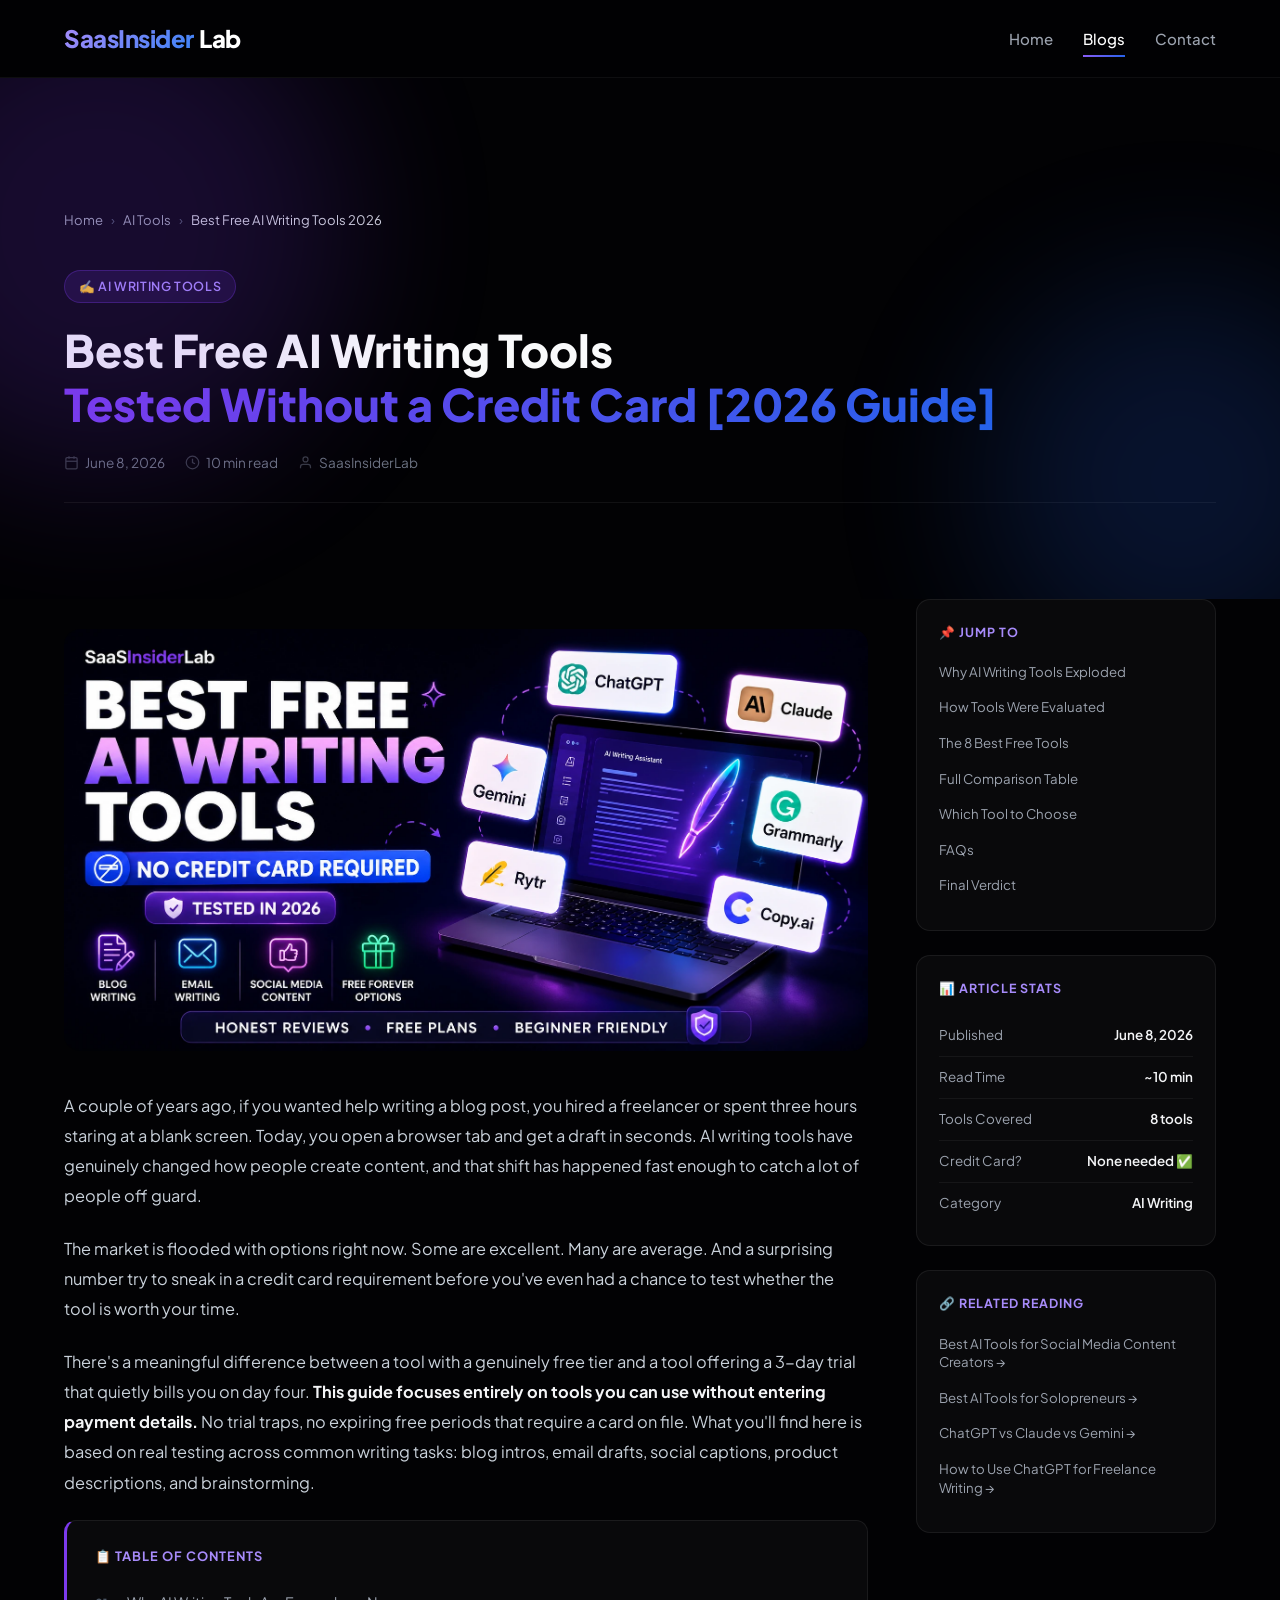
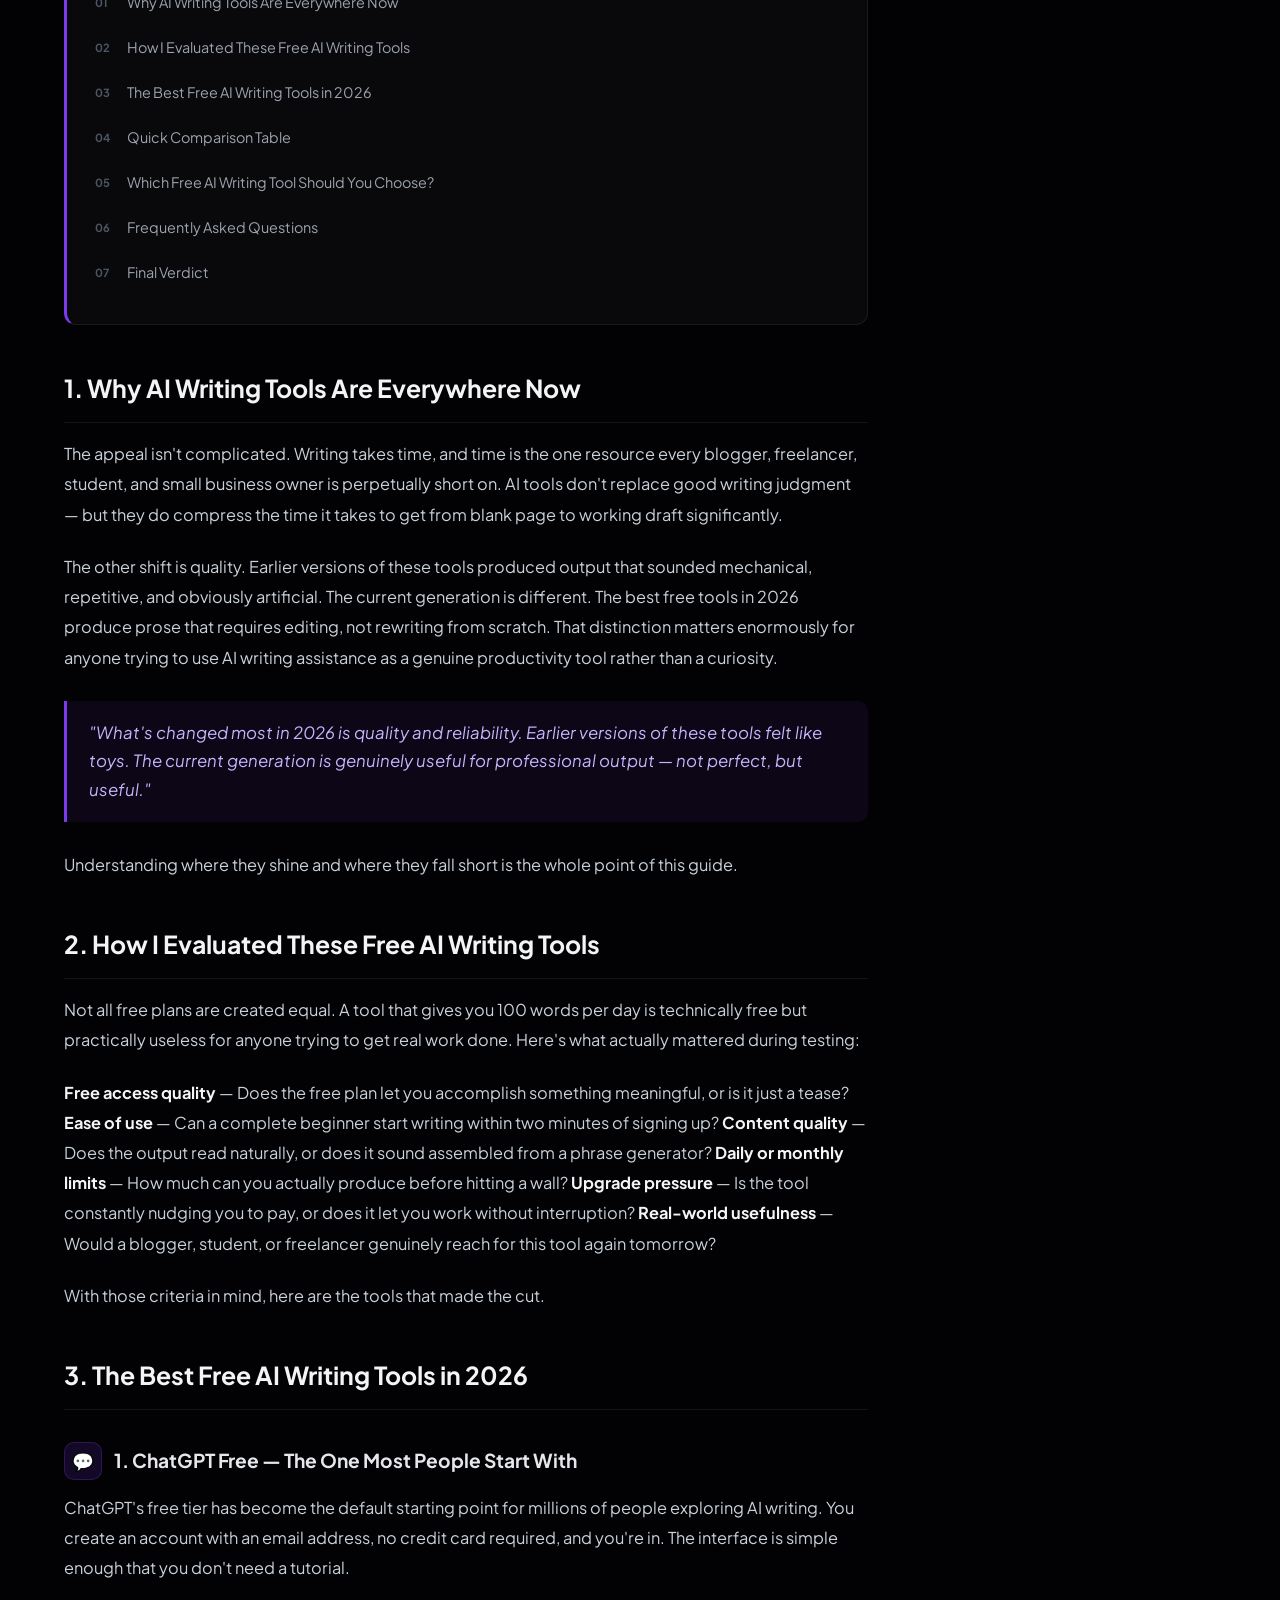
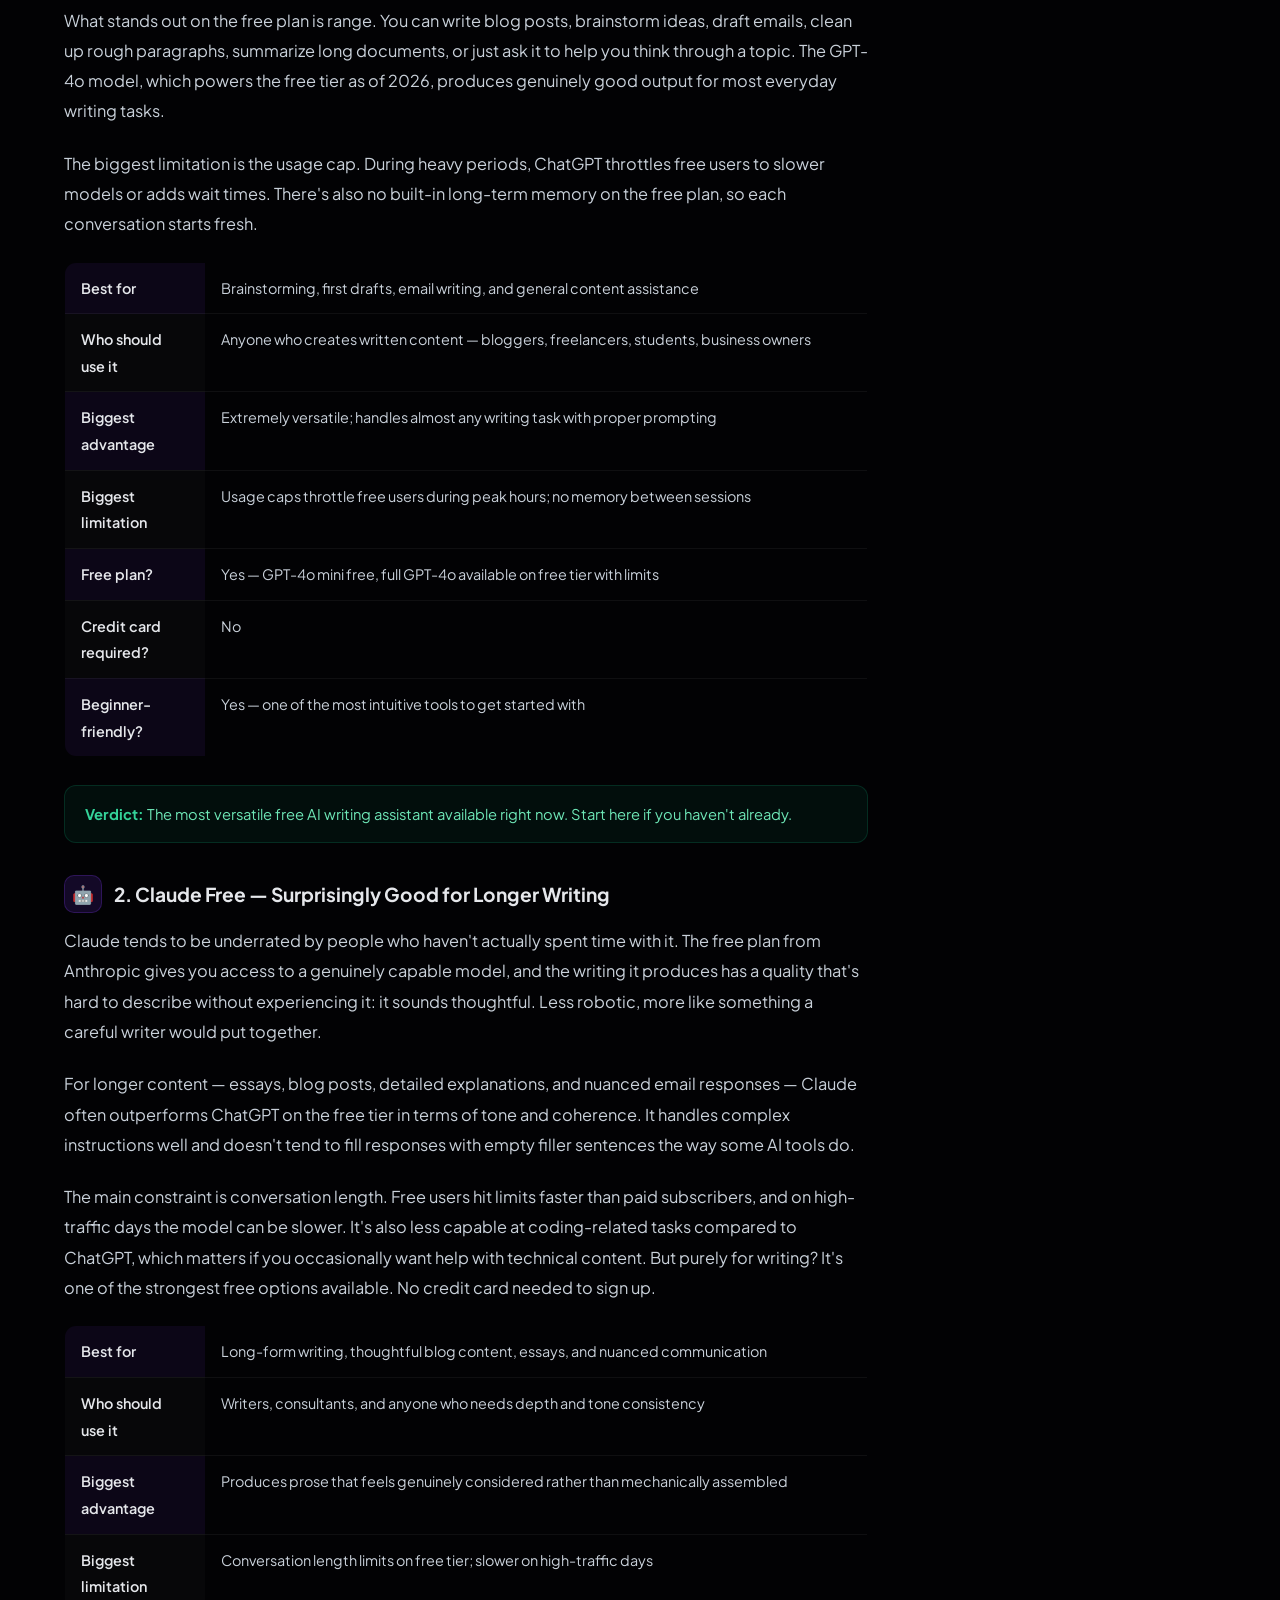
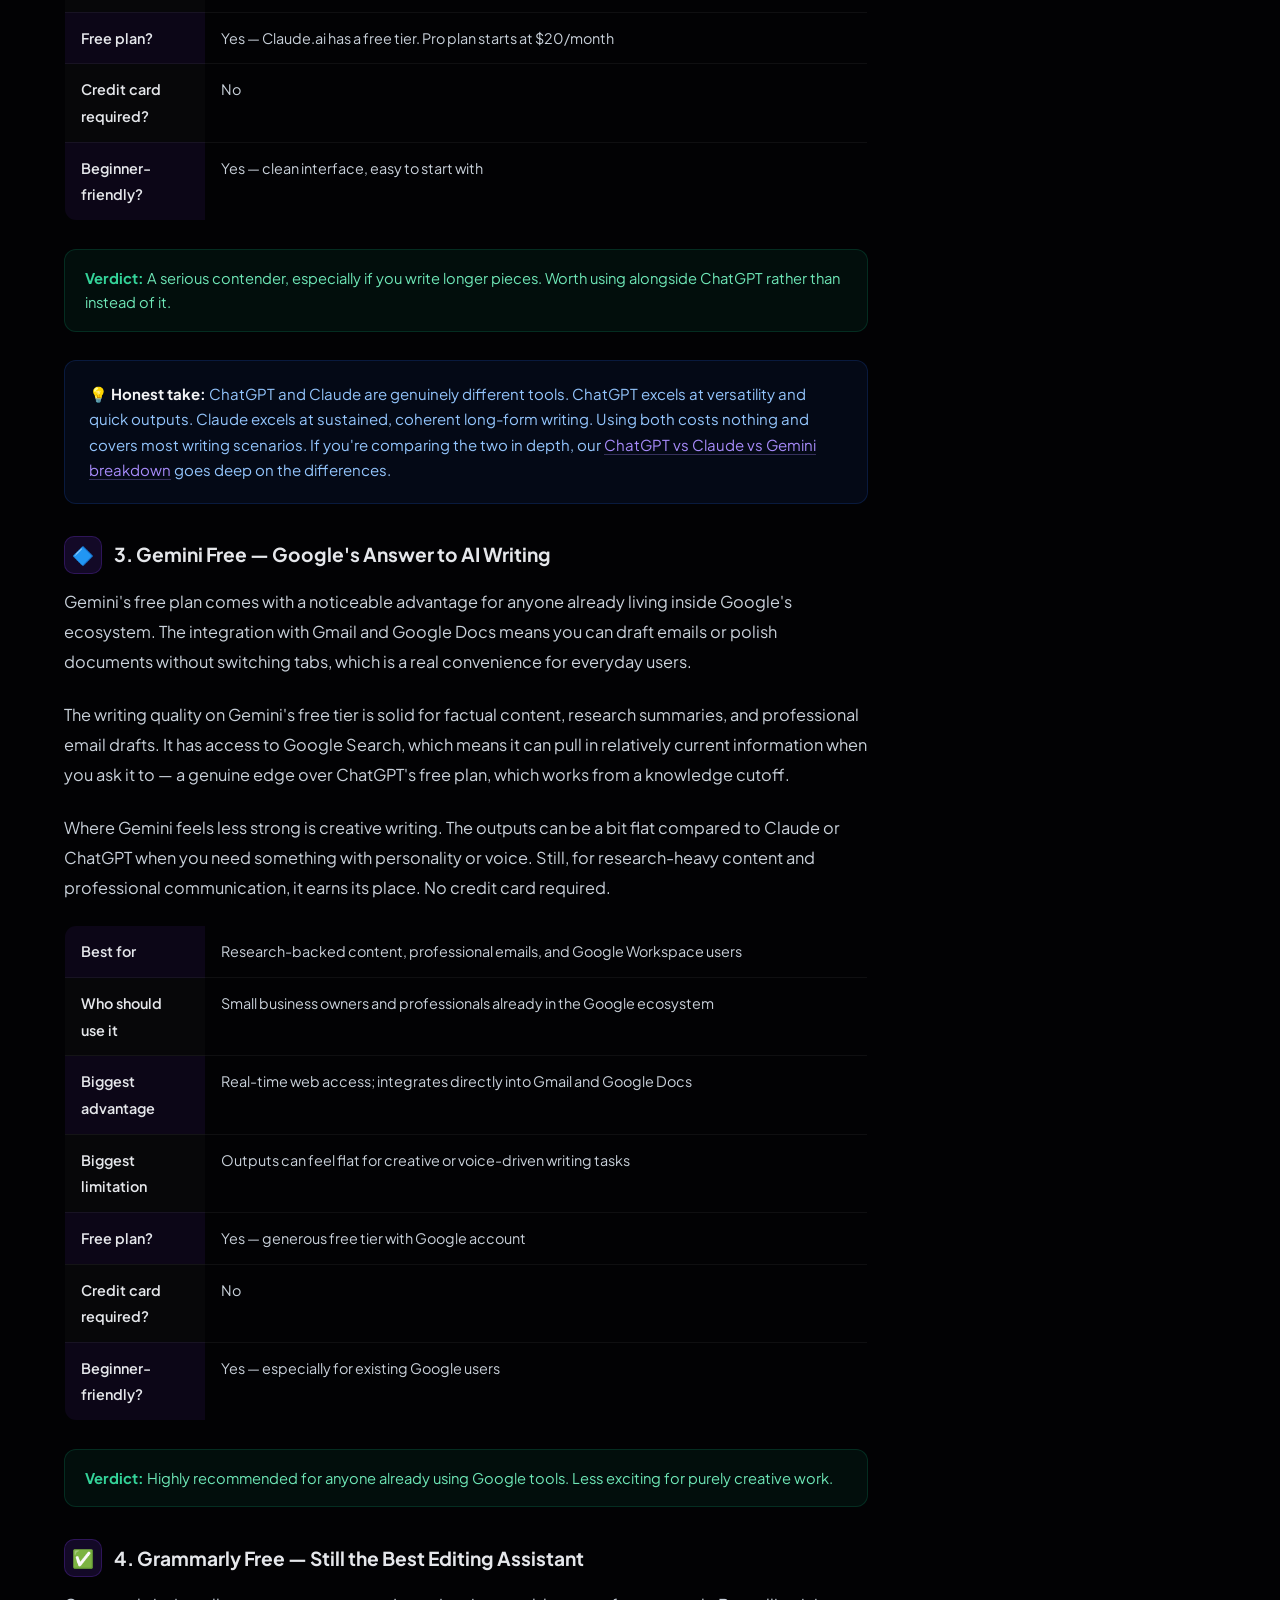
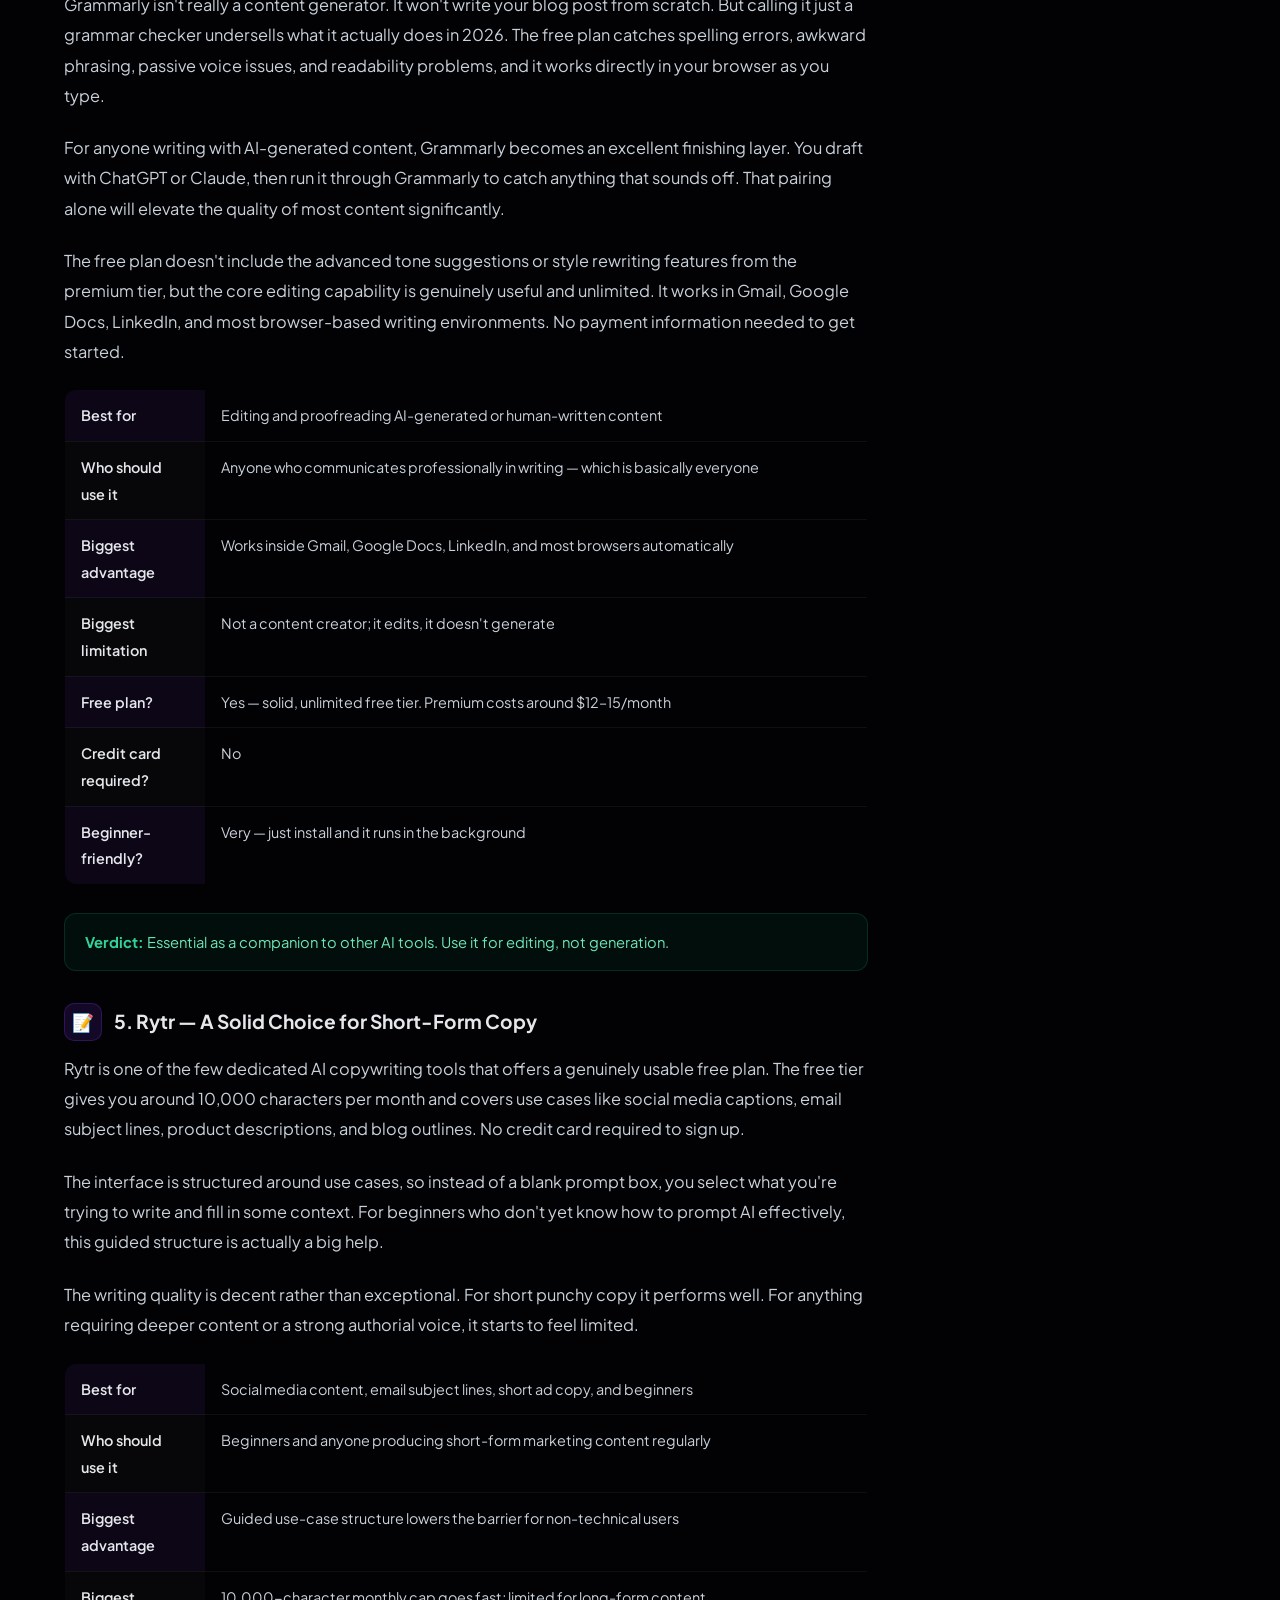
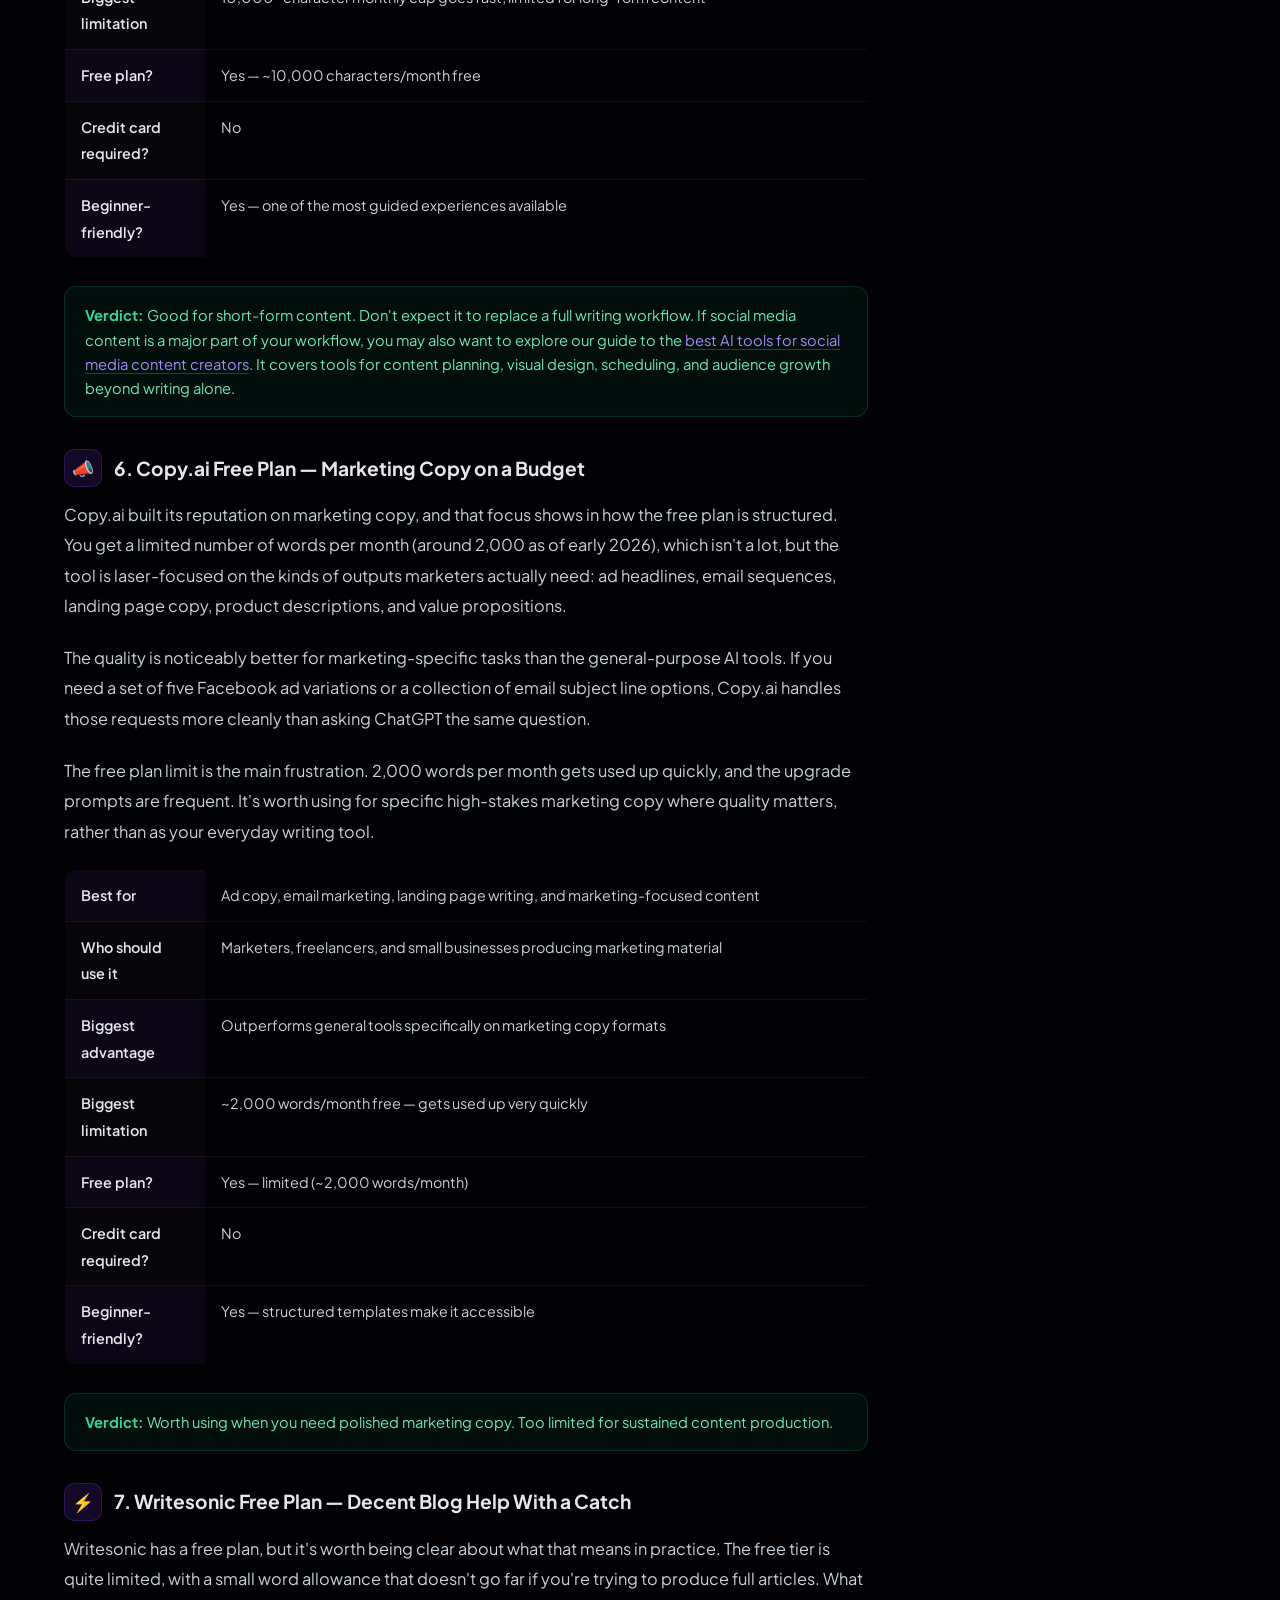
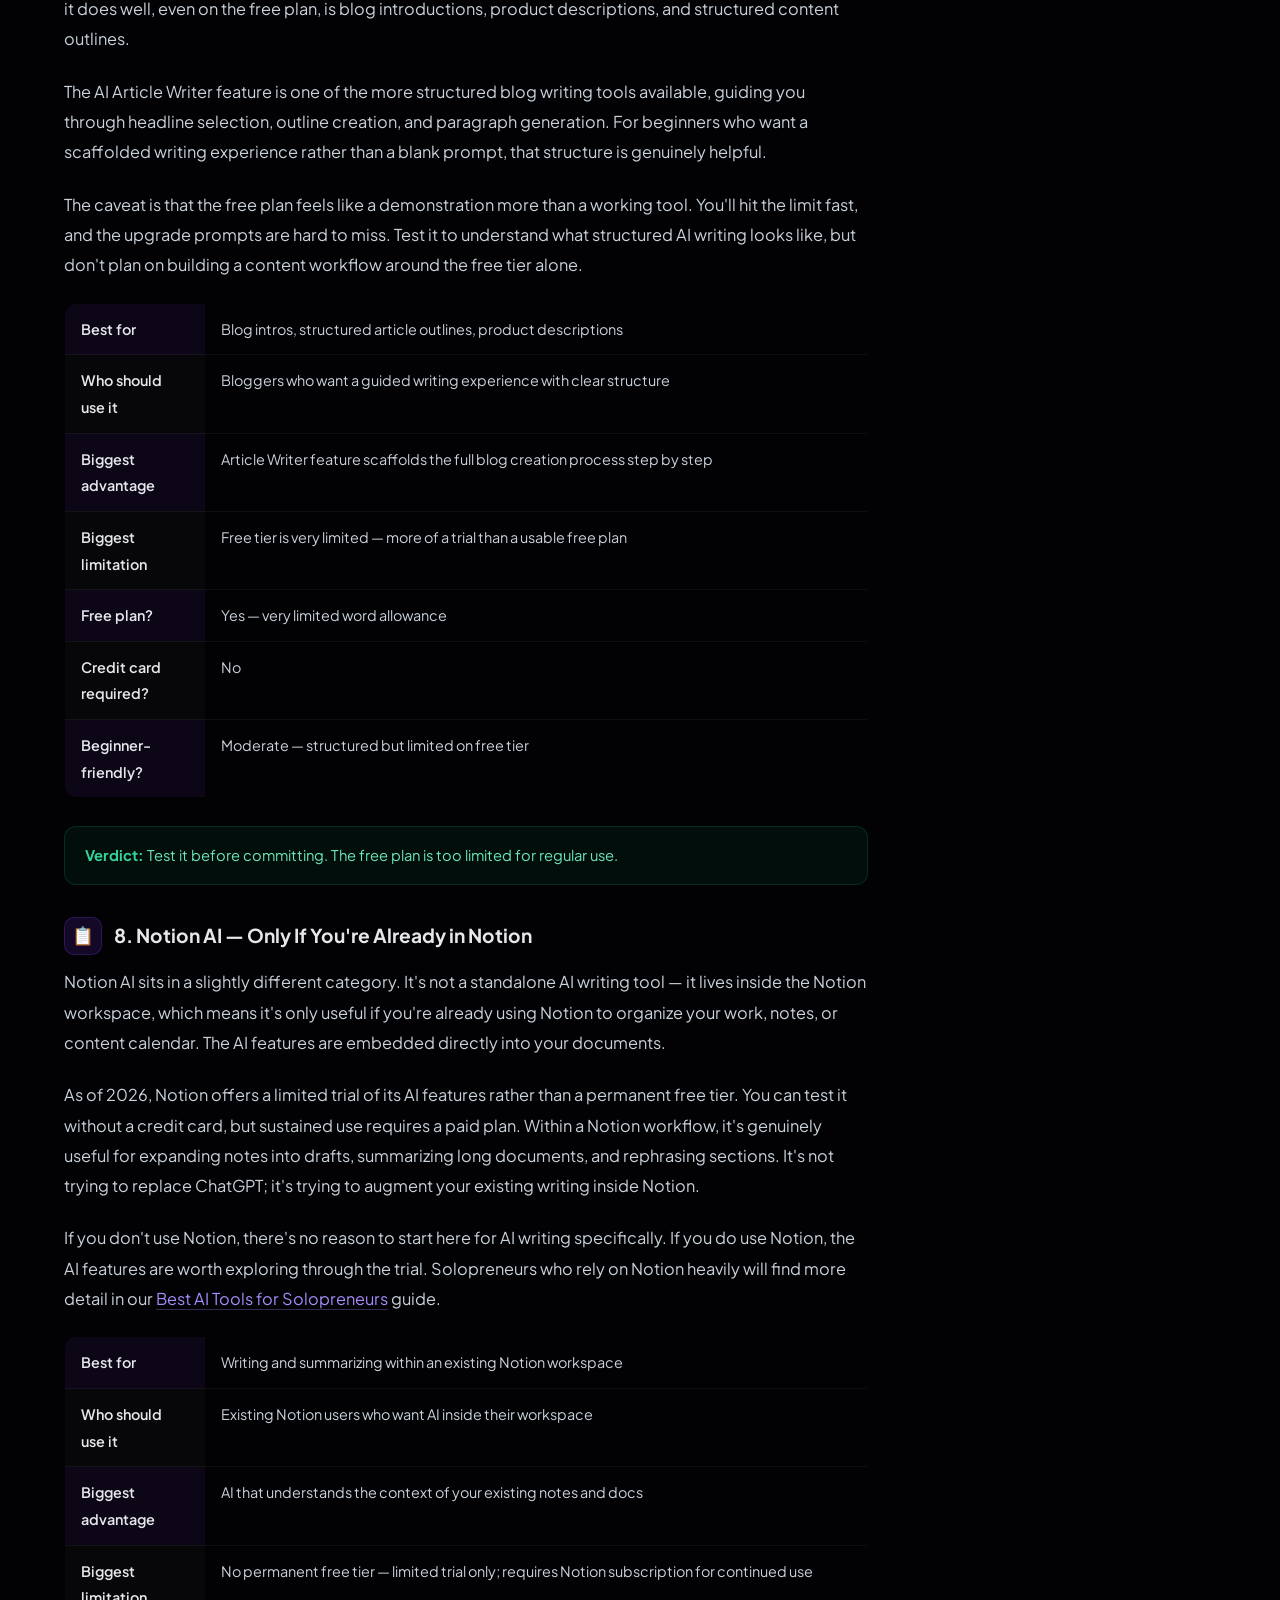
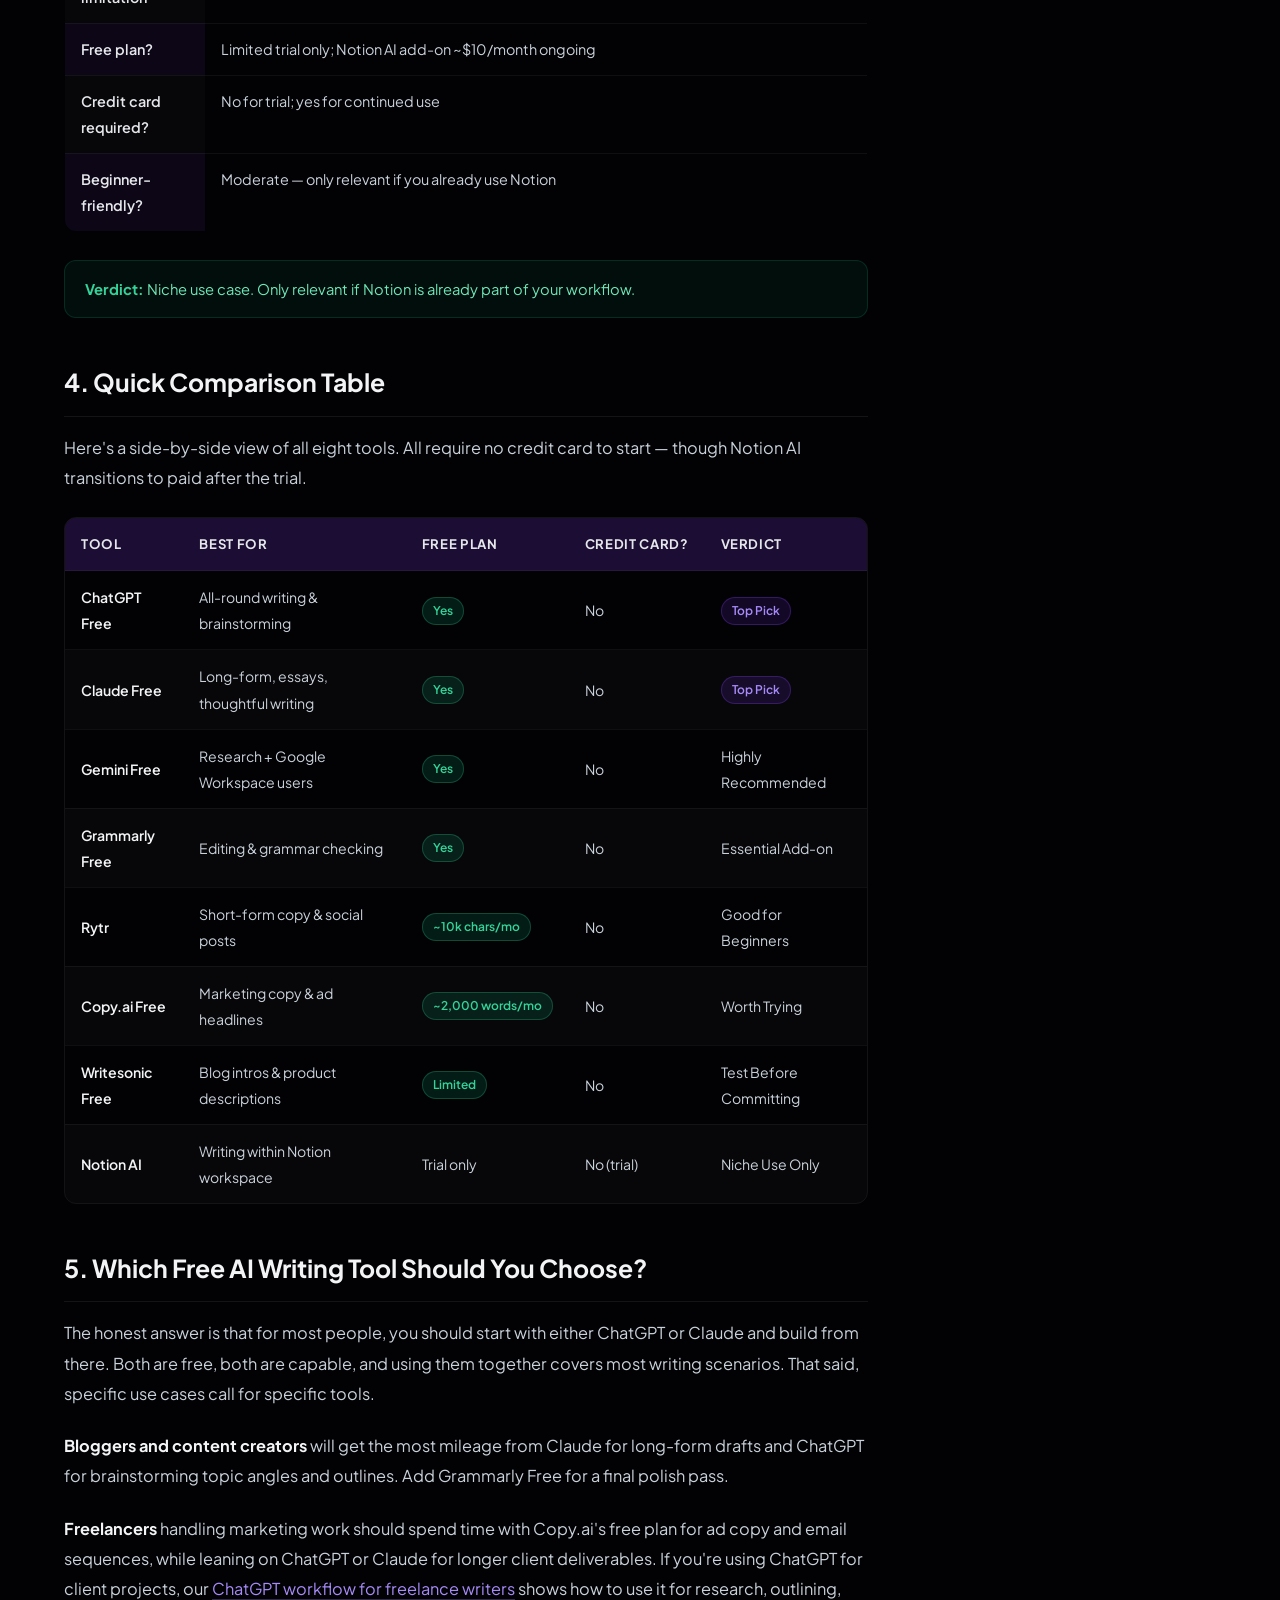
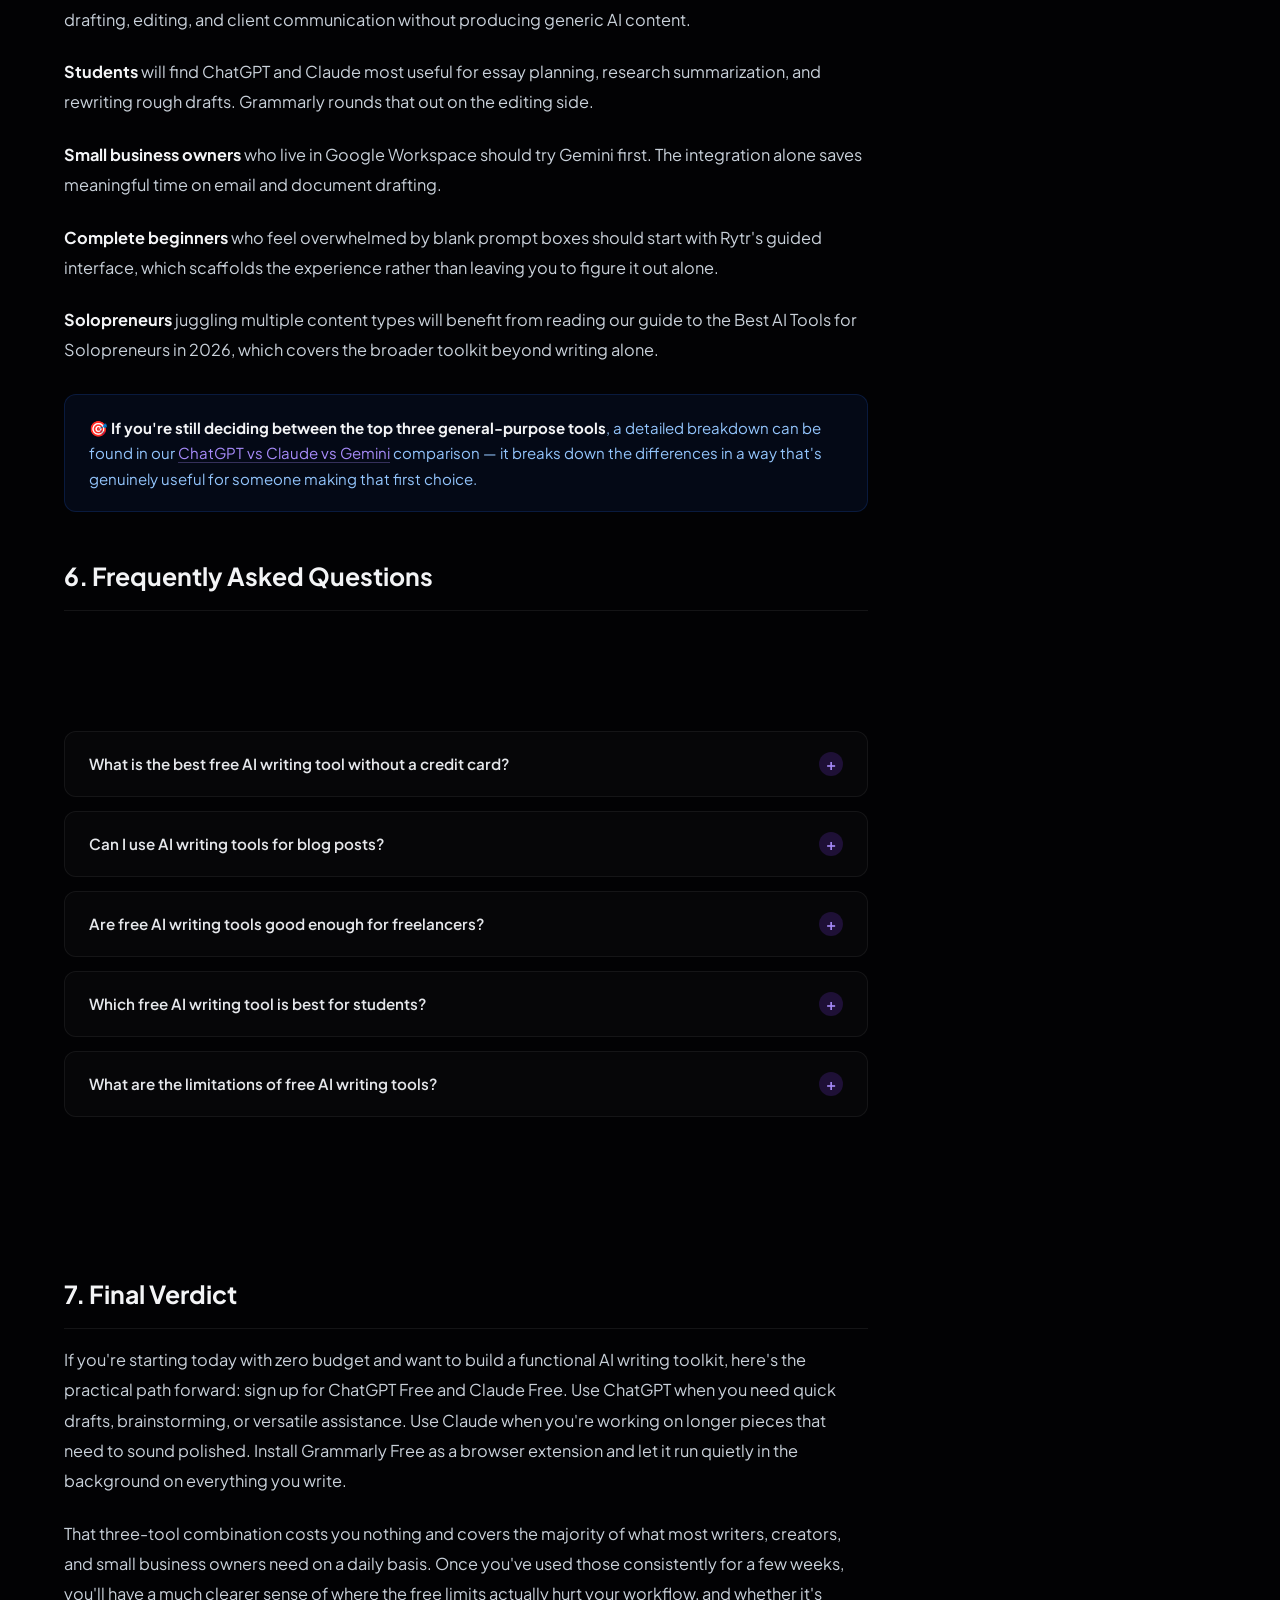
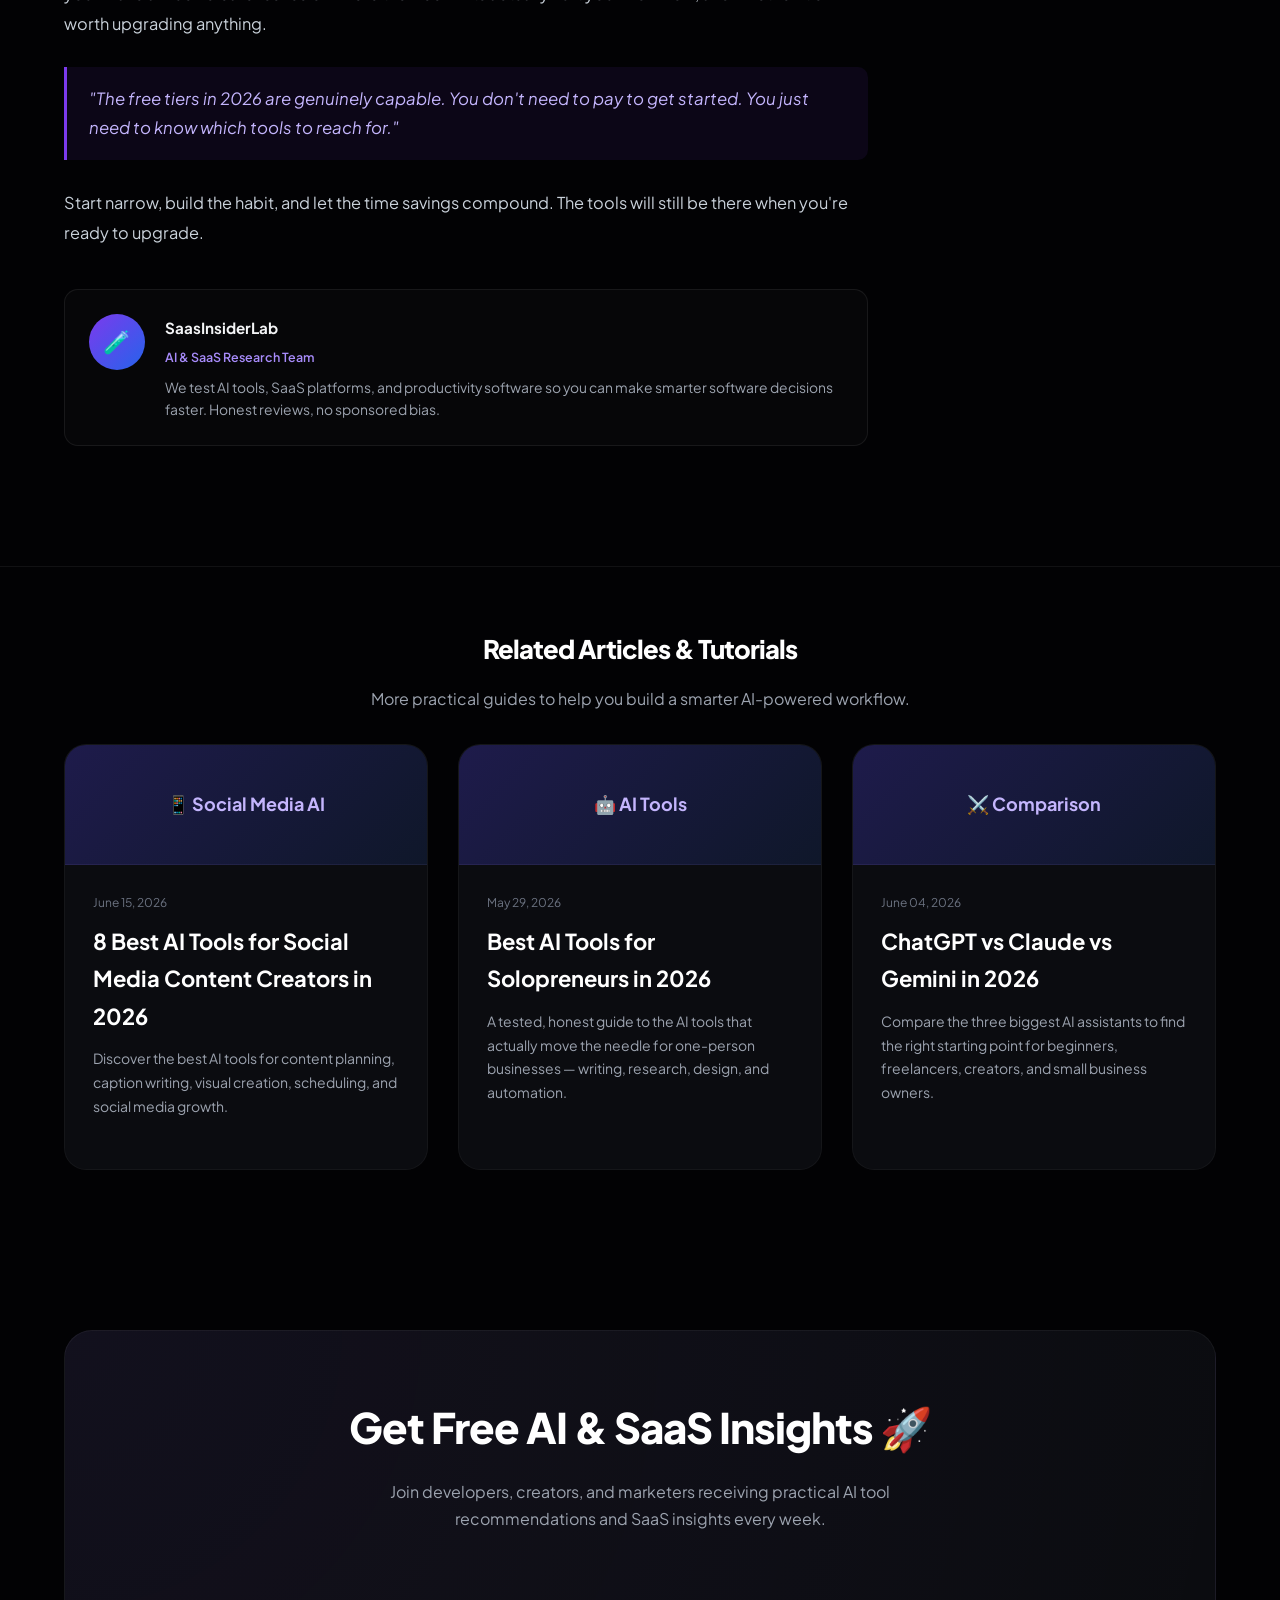
<file: best-free-ai-writing-tools.html>
<!DOCTYPE html>
<html lang="en">

<head>

    <!-- Google Tag Manager -->
    <script>(function(w,d,s,l,i){w[l]=w[l]||[];w[l].push({'gtm.start':
    new Date().getTime(),event:'gtm.js'});var f=d.getElementsByTagName(s)[0],
    j=d.createElement(s),dl=l!='dataLayer'?'&l='+l:'';j.async=true;j.src=
    'https://www.googletagmanager.com/gtm.js?id='+i+dl;f.parentNode.insertBefore(j,f);
    })(window,document,'script','dataLayer','GTM-TZFP5LC7');</script>
    <!-- End Google Tag Manager -->

    <!-- BASIC SEO -->
    <meta charset="UTF-8">
    <meta name="viewport" content="width=device-width, initial-scale=1.0">

    <title>Best Free AI Writing Tools (Tested Without a Credit Card) [2026 Guide] | SaasInsiderLab</title>

    <meta name="description" content="Discover the best free AI writing tools in 2026 — no credit card needed. Tested for bloggers, freelancers &amp; beginners. Real opinions, honest verdicts.">
    <meta name="keywords" content="best free ai writing tools, free ai writing tools 2026, ai writing tools no credit card, free ai tools for bloggers, free ai copywriting tools">
    <meta name="robots" content="index, follow">
    <meta name="author" content="SaasInsiderLab">
    <meta name="theme-color" content="#050505">

    <link rel="canonical" href="https://saasinsiderlab.vercel.app/best-free-ai-writing-tools.html">

    <!-- FAVICON -->
    <link rel="icon" type="image/png" href="favicon.png">

    <!-- OPEN GRAPH -->
    <meta property="og:title" content="Best Free AI Writing Tools (Tested Without a Credit Card) [2026 Guide]">
    <meta property="og:description" content="Discover the best free AI writing tools in 2026 — no credit card needed. Tested for bloggers, freelancers &amp; beginners. Real opinions, honest verdicts.">
    <meta property="og:type" content="article">
    <meta property="og:url" content="https://saasinsiderlab.vercel.app/best-free-ai-writing-tools.html">
    <meta property="og:image" content="https://saasinsiderlab.vercel.app/best-free-ai-writing-tools-2026.webp">
    <meta property="article:published_time" content="2026-06-01">
    <meta property="article:modified_time" content="2026-06-08">
    <meta property="article:author" content="SaasInsiderLab">

    <!-- TWITTER -->
    <meta name="twitter:card" content="summary_large_image">
    <meta name="twitter:title" content="Best Free AI Writing Tools (Tested Without a Credit Card) [2026 Guide]">
    <meta name="twitter:description" content="Discover the best free AI writing tools in 2026 — no credit card needed. Tested for bloggers, freelancers &amp; beginners. Real opinions, honest verdicts.">
    <meta name="twitter:image" content="https://saasinsiderlab.vercel.app/best-free-ai-writing-tools-2026.webp">

    <!-- FONTS -->
    <link rel="preconnect" href="https://fonts.googleapis.com">
    <link rel="preconnect" href="https://fonts.gstatic.com" crossorigin>
    <link href="https://fonts.googleapis.com/css2?family=Plus+Jakarta+Sans:wght@300;400;500;600;700;800&display=swap" rel="stylesheet">

    <!-- CSS -->
    <link rel="stylesheet" href="style.css">

    <!-- ARTICLE SCHEMA -->
    <script type="application/ld+json">
    {
        "@context": "https://schema.org",
        "@type": "Article",
        "headline": "Best Free AI Writing Tools (Tested Without a Credit Card) [2026 Guide]",
        "description": "Discover the best free AI writing tools in 2026 — no credit card needed. Tested for bloggers, freelancers and beginners. Real opinions, honest verdicts.",
        "author": {
            "@type": "Organization",
            "name": "SaasInsiderLab",
            "url": "https://saasinsiderlab.vercel.app"
        },
        "publisher": {
            "@type": "Organization",
            "name": "SaasInsiderLab",
            "logo": {
                "@type": "ImageObject",
                "url": "https://saasinsiderlab.vercel.app/logo.png"
            }
        },
        "datePublished": "2026-06-08",
        "mainEntityOfPage": {
            "@type": "WebPage",
            "@id": "https://saasinsiderlab.vercel.app/best-free-ai-writing-tools.html"
        },
        "image": {
            "@type": "ImageObject",
            "url": "https://saasinsiderlab.vercel.app/best-free-ai-writing-tools-2026.webp",
            "width": 1200,
            "height": 630
        }
    }
    </script>

    <!-- FAQ SCHEMA -->
    <script type="application/ld+json">
    {
        "@context": "https://schema.org",
        "@type": "FAQPage",
        "mainEntity": [
            {
                "@type": "Question",
                "name": "What is the best free AI writing tool without a credit card?",
                "acceptedAnswer": {
                    "@type": "Answer",
                    "text": "ChatGPT Free and Claude Free are the two strongest options in 2026. Both require only an email address to sign up and offer genuinely useful free tiers without asking for payment information. For most writing tasks, either will serve you well. If you want the best balance of versatility and writing quality, use both."
                }
            },
            {
                "@type": "Question",
                "name": "Can I use AI writing tools for blog posts?",
                "acceptedAnswer": {
                    "@type": "Answer",
                    "text": "Yes, and many bloggers already do. The most effective approach is to use AI for drafting, structuring, and brainstorming rather than treating it as a final-copy machine. Write your brief, let the AI generate a draft, then edit it to add your voice and any details that need to be accurate. Claude and ChatGPT handle blog-length content best among the free options."
                }
            },
            {
                "@type": "Question",
                "name": "Are free AI writing tools good enough for freelancers?",
                "acceptedAnswer": {
                    "@type": "Answer",
                    "text": "For most freelance writing tasks, yes. ChatGPT and Claude's free tiers can help with first drafts, rewrites, headline variations, and email copy. The limitations are the usage caps, which become relevant if you're producing high volumes of content daily."
                }
            },
            {
                "@type": "Question",
                "name": "Which free AI writing tool is best for students?",
                "acceptedAnswer": {
                    "@type": "Answer",
                    "text": "ChatGPT Free is the most popular choice among students. It handles essay planning, research summaries, explanations of complex concepts, and paragraph rewriting well. Claude is a strong alternative for longer academic writing."
                }
            },
            {
                "@type": "Question",
                "name": "What are the limitations of free AI writing tools?",
                "acceptedAnswer": {
                    "@type": "Answer",
                    "text": "The most common limitations are usage caps (daily or monthly word limits), access to older or slower AI models, no memory between sessions, and reduced access to advanced features like custom tones or longer document handling. Most free plans are genuinely usable but will show their ceilings if you're trying to run a high-output content operation."
                }
            }
        ]
    }
    </script>

    <!-- BREADCRUMB SCHEMA -->
    <script type="application/ld+json">
    {
        "@context": "https://schema.org",
        "@type": "BreadcrumbList",
        "itemListElement": [
            { "@type": "ListItem", "position": 1, "name": "Home", "item": "https://saasinsiderlab.vercel.app" },
            { "@type": "ListItem", "position": 2, "name": "AI Tools", "item": "https://saasinsiderlab.vercel.app/blog.html" },
            { "@type": "ListItem", "position": 3, "name": "Best Free AI Writing Tools 2026", "item": "https://saasinsiderlab.vercel.app/best-free-ai-writing-tools.html" }
        ]
    }
    </script>

    <!-- BLOG PAGE STYLES -->
    <style>
        /* ── BLOG HERO ─────────────────────────────────────── */
        .blog-hero {
            padding: 120px 0 60px;
            position: relative;
            overflow: hidden;
        }
        .blog-hero .blur {
            position: absolute;
            border-radius: 50%;
            filter: blur(80px);
            opacity: 0.18;
            pointer-events: none;
        }
        .blog-hero .blur.one {
            width: 500px; height: 500px;
            background: #7c3aed;
            top: -100px; left: -150px;
        }
        .blog-hero .blur.two {
            width: 400px; height: 400px;
            background: #2563eb;
            bottom: -80px; right: -100px;
        }

        /* ── BREADCRUMB ────────────────────────────────────── */
        .breadcrumb {
            display: flex;
            align-items: center;
            gap: 8px;
            font-size: 0.82rem;
            color: #9ca3af;
            margin-bottom: 28px;
            flex-wrap: wrap;
        }
        .breadcrumb a {
            color: #9ca3af;
            text-decoration: none;
            transition: color 0.2s;
            min-height: 44px;
            display: inline-flex;
            align-items: center;
        }
        .breadcrumb a:hover { color: #a78bfa; }
        .breadcrumb span { color: #4b5563; }
        .breadcrumb .current { color: #d1d5db; }

        /* ── ARTICLE META ──────────────────────────────────── */
        .article-category-badge {
            display: inline-block;
            background: rgba(124,58,237,0.15);
            color: #a78bfa;
            border: 1px solid rgba(124,58,237,0.3);
            padding: 5px 14px;
            border-radius: 20px;
            font-size: 0.78rem;
            font-weight: 600;
            letter-spacing: 0.05em;
            text-transform: uppercase;
            margin-bottom: 20px;
        }
        .article-title {
            font-size: clamp(1.6rem, 5vw, 2.8rem);
            font-weight: 800;
            line-height: 1.2;
            color: #f9fafb;
            margin-bottom: 20px;
            word-break: break-word;
            overflow-wrap: break-word;
        }
        .article-title .gradient-text {
            background: linear-gradient(135deg, #7c3aed, #2563eb);
            -webkit-background-clip: text;
            -webkit-text-fill-color: transparent;
            background-clip: text;
        }
        .article-meta-row {
            display: flex;
            align-items: center;
            gap: 20px;
            flex-wrap: wrap;
            font-size: 0.85rem;
            color: #6b7280;
            margin-bottom: 36px;
            padding-bottom: 28px;
            border-bottom: 1px solid rgba(255,255,255,0.06);
        }
        .article-meta-row .meta-item {
            display: flex;
            align-items: center;
            gap: 6px;
        }
        .article-meta-row .meta-item svg {
            width: 15px; height: 15px;
            opacity: 0.5;
            flex-shrink: 0;
        }

        /* ── LAYOUT ────────────────────────────────────────── */
        .article-layout {
            display: grid;
            grid-template-columns: 1fr 300px;
            gap: 48px;
            align-items: start;
            padding-bottom: 80px;
        }
        @media (max-width: 900px) {
            .article-layout {
                grid-template-columns: 1fr;
                padding-bottom: 40px;
            }
            .article-sidebar { display: none; }
        }

        /* ── FEATURED IMAGE ────────────────────────────────── */
        .featured-image-block {
            width: 100%;
            max-width: 100%;
            margin-bottom: 40px;
            border-radius: 16px;
            overflow: hidden;
        }
        .featured-image {
            width: 100%;
            height: auto;
            display: block;
            border-radius: 16px;
            max-width: 100%;
        }

        .article-image {
            margin: 24px 0;
            width: 100%;
            max-width: 100%;
            border-radius: 16px;
            overflow: hidden;
        }
        .article-image img {
            width: 100%;
            height: auto;
            display: block;
            border-radius: 16px;
            max-width: 100%;
        }

        /* ── ARTICLE BODY ──────────────────────────────────── */
        .article-body {
            color: #d1d5db;
            font-size: 1.02rem;
            line-height: 1.85;
            min-width: 0;
            overflow-wrap: break-word;
            word-break: break-word;
        }
        .article-body p {
            margin-bottom: 1.4rem;
            color: #c9d1da;
        }
        .article-body h2 {
            font-size: 1.55rem;
            font-weight: 700;
            color: #f3f4f6;
            margin: 2.6rem 0 1rem;
            padding-bottom: 10px;
            border-bottom: 1px solid rgba(255,255,255,0.07);
            word-break: break-word;
        }
        .article-body h3 {
            font-size: 1.2rem;
            font-weight: 700;
            color: #e5e7eb;
            margin: 2rem 0 0.8rem;
            word-break: break-word;
        }
        .article-body strong { color: #f3f4f6; }
        .article-body a {
            color: #a78bfa;
            text-decoration: none;
            border-bottom: 1px solid rgba(167,139,250,0.3);
            transition: border-color 0.2s, color 0.2s;
        }
        .article-body a:hover {
            color: #c4b5fd;
            border-color: rgba(196,181,253,0.5);
        }

        /* ── TABLE OF CONTENTS ─────────────────────────────── */
        .toc-box {
            background: rgba(255,255,255,0.03);
            border: 1px solid rgba(255,255,255,0.07);
            border-left: 3px solid #7c3aed;
            border-radius: 12px;
            padding: 24px 28px;
            margin-bottom: 40px;
        }
        .toc-box h4 {
            font-size: 0.8rem;
            font-weight: 700;
            text-transform: uppercase;
            letter-spacing: 0.08em;
            color: #a78bfa;
            margin-bottom: 16px;
        }
        .toc-list {
            list-style: none;
            padding: 0; margin: 0;
            counter-reset: toc;
        }
        .toc-list li {
            counter-increment: toc;
            margin-bottom: 9px;
        }
        .toc-list li a {
            color: #9ca3af !important;
            font-size: 0.9rem;
            text-decoration: none !important;
            border-bottom: none !important;
            display: flex;
            align-items: center;
            gap: 10px;
            transition: color 0.2s;
            min-height: 36px;
        }
        .toc-list li a:hover { color: #c4b5fd !important; }
        .toc-list li a::before {
            content: counter(toc, decimal-leading-zero);
            font-size: 0.7rem;
            font-weight: 700;
            color: #4b5563;
            min-width: 22px;
            flex-shrink: 0;
        }

        /* ── TOOL INFO TABLE ───────────────────────────────── */
        .tool-info-table {
            width: 100%;
            border-collapse: collapse;
            margin: 20px 0 28px;
            font-size: 0.9rem;
            border-radius: 12px;
            overflow: hidden;
            border: 1px solid rgba(255,255,255,0.07);
            max-width: 100%;
            table-layout: auto;
        }
        .tool-info-table tr:nth-child(odd) td:first-child {
            background: rgba(124,58,237,0.08);
        }
        .tool-info-table td {
            padding: 12px 16px;
            border-bottom: 1px solid rgba(255,255,255,0.05);
            vertical-align: top;
            color: #c9d1da;
        }
        .tool-info-table td:first-child {
            font-weight: 600;
            color: #e5e7eb;
            white-space: normal;
            width: 140px;
            background: rgba(255,255,255,0.02);
        }
        .tool-info-table tr:last-child td {
            border-bottom: none;
        }

        /* ── COMPARISON TABLE ──────────────────────────────── */
        .comparison-table-wrap {
            overflow-x: auto;
            margin: 24px 0 32px;
            border-radius: 12px;
            border: 1px solid rgba(255,255,255,0.07);
            -webkit-overflow-scrolling: touch;
        }
        .comparison-table {
            width: 100%;
            border-collapse: collapse;
            font-size: 0.88rem;
            min-width: 560px;
        }
        .comparison-table thead tr {
            background: rgba(124,58,237,0.2);
        }
        .comparison-table thead th {
            padding: 14px 16px;
            text-align: left;
            font-weight: 700;
            color: #e5e7eb;
            font-size: 0.82rem;
            text-transform: uppercase;
            letter-spacing: 0.05em;
            white-space: nowrap;
        }
        .comparison-table tbody tr {
            border-top: 1px solid rgba(255,255,255,0.05);
            transition: background 0.15s;
        }
        .comparison-table tbody tr:hover {
            background: rgba(255,255,255,0.03);
        }
        .comparison-table tbody tr:nth-child(even) {
            background: rgba(255,255,255,0.02);
        }
        .comparison-table tbody tr:nth-child(even):hover {
            background: rgba(255,255,255,0.04);
        }
        .comparison-table td {
            padding: 13px 16px;
            color: #c9d1da;
        }
        .comparison-table td:first-child {
            font-weight: 600;
            color: #f3f4f6;
        }
        .free-badge {
            display: inline-block;
            background: rgba(16,185,129,0.15);
            color: #34d399;
            border: 1px solid rgba(52,211,153,0.25);
            padding: 2px 10px;
            border-radius: 20px;
            font-size: 0.75rem;
            font-weight: 600;
            white-space: nowrap;
        }
        .top-pick-badge {
            display: inline-block;
            background: rgba(124,58,237,0.15);
            color: #a78bfa;
            border: 1px solid rgba(124,58,237,0.3);
            padding: 2px 10px;
            border-radius: 20px;
            font-size: 0.75rem;
            font-weight: 600;
            white-space: nowrap;
        }

        /* ── HIGHLIGHT QUOTE ───────────────────────────────── */
        .highlight-quote {
            background: rgba(124,58,237,0.08);
            border-left: 3px solid #7c3aed;
            border-radius: 0 10px 10px 0;
            padding: 18px 22px;
            margin: 28px 0;
            color: #c4b5fd;
            font-style: italic;
            font-size: 1.05rem;
            line-height: 1.7;
        }

        /* ── SECTION CALLOUT ───────────────────────────────── */
        .section-callout {
            background: rgba(37,99,235,0.08);
            border: 1px solid rgba(37,99,235,0.18);
            border-radius: 12px;
            padding: 20px 24px;
            margin: 28px 0;
            color: #93c5fd;
            font-size: 0.94rem;
            line-height: 1.7;
        }

        /* ── VERDICT CALLOUT ───────────────────────────────── */
        .verdict-callout {
            background: rgba(16,185,129,0.07);
            border: 1px solid rgba(16,185,129,0.18);
            border-radius: 12px;
            padding: 16px 20px;
            margin: 16px 0 28px;
            color: #6ee7b7;
            font-size: 0.92rem;
            line-height: 1.65;
        }
        .verdict-callout strong { color: #34d399; }

        /* ── SIDEBAR ───────────────────────────────────────── */
        .article-sidebar {
            position: sticky;
            top: 90px;
        }
        .sidebar-widget {
            background: rgba(255,255,255,0.03);
            border: 1px solid rgba(255,255,255,0.07);
            border-radius: 14px;
            padding: 22px;
            margin-bottom: 24px;
        }
        .sidebar-widget h5 {
            font-size: 0.78rem;
            font-weight: 700;
            text-transform: uppercase;
            letter-spacing: 0.08em;
            color: #a78bfa;
            margin-bottom: 16px;
        }
        .sidebar-toc-list {
            list-style: none;
            padding: 0; margin: 0;
        }
        .sidebar-toc-list li { margin-bottom: 8px; }
        .sidebar-toc-list li a {
            color: #9ca3af;
            font-size: 0.83rem;
            text-decoration: none;
            line-height: 1.4;
            display: block;
            padding: 4px 0;
            border-bottom: 1px solid transparent;
            transition: color 0.2s;
        }
        .sidebar-toc-list li a:hover { color: #c4b5fd; }
        .sidebar-stat {
            display: flex;
            justify-content: space-between;
            align-items: center;
            padding: 9px 0;
            border-bottom: 1px solid rgba(255,255,255,0.05);
            font-size: 0.84rem;
        }
        .sidebar-stat:last-child { border-bottom: none; }
        .sidebar-stat span:first-child { color: #9ca3af; }
        .sidebar-stat span:last-child { color: #f3f4f6; font-weight: 600; }

        /* ── FAQ SECTION ───────────────────────────────────── */
        .faq-section { margin-top: 20px; }
        .faq-item {
            background: rgba(255,255,255,0.02);
            border: 1px solid rgba(255,255,255,0.06);
            border-radius: 12px;
            margin-bottom: 14px;
            overflow: hidden;
        }
        .faq-question {
            width: 100%;
            background: none;
            border: none;
            padding: 20px 24px;
            text-align: left;
            cursor: pointer;
            display: flex;
            justify-content: space-between;
            align-items: center;
            gap: 16px;
            color: #e5e7eb;
            font-size: 0.95rem;
            font-weight: 600;
            font-family: 'Plus Jakarta Sans', sans-serif;
            transition: background 0.2s;
            min-height: 44px;
        }
        .faq-question:hover { background: rgba(255,255,255,0.03); }
        .faq-question .faq-icon {
            flex-shrink: 0;
            width: 24px; height: 24px;
            background: rgba(124,58,237,0.2);
            border-radius: 50%;
            display: flex;
            align-items: center;
            justify-content: center;
            font-size: 1rem;
            color: #a78bfa;
            transition: transform 0.3s;
        }
        .faq-item.open .faq-icon { transform: rotate(45deg); }
        .faq-answer {
            padding: 0 24px;
            max-height: 0;
            overflow: hidden;
            transition: max-height 0.35s ease, padding 0.3s ease;
        }
        .faq-item.open .faq-answer {
            max-height: 500px;
            padding: 0 24px 20px;
        }
        .faq-answer p {
            color: #9ca3af;
            font-size: 0.94rem;
            line-height: 1.75;
            margin: 0;
        }

        /* ── RELATED ARTICLES ──────────────────────────────── */
        .related-section {
            padding: 60px 0;
            border-top: 1px solid rgba(255,255,255,0.06);
        }
        .related-section .section-title {
            margin-bottom: 32px;
        }
        .related-section .section-title h2 {
            font-size: 1.6rem;
        }

        /* ── AUTHOR BOX ────────────────────────────────────── */
        .author-box {
            display: flex;
            align-items: flex-start;
            gap: 20px;
            background: rgba(255,255,255,0.02);
            border: 1px solid rgba(255,255,255,0.07);
            border-radius: 14px;
            padding: 24px;
            margin: 40px 0;
        }
        .author-avatar {
            width: 56px; height: 56px;
            border-radius: 50%;
            background: linear-gradient(135deg, #7c3aed, #2563eb);
            display: flex;
            align-items: center;
            justify-content: center;
            font-size: 1.4rem;
            flex-shrink: 0;
        }
        .author-info h5 {
            font-size: 0.95rem;
            font-weight: 700;
            color: #f3f4f6;
            margin-bottom: 4px;
        }
        .author-info .author-role {
            font-size: 0.78rem;
            color: #a78bfa;
            font-weight: 600;
            margin-bottom: 8px;
            display: block;
        }
        .author-info p {
            font-size: 0.87rem;
            color: #9ca3af;
            line-height: 1.6;
            margin: 0;
        }

        /* ── TOOL HEADING BADGE ────────────────────────────── */
        .tool-heading-wrap {
            display: flex;
            align-items: center;
            gap: 12px;
            margin: 2rem 0 0.8rem;
        }
        .tool-emoji {
            width: 38px; height: 38px;
            background: rgba(124,58,237,0.15);
            border: 1px solid rgba(124,58,237,0.25);
            border-radius: 10px;
            display: flex;
            align-items: center;
            justify-content: center;
            font-size: 1.1rem;
            flex-shrink: 0;
        }
        .tool-heading-wrap h3 {
            margin: 0;
            font-size: 1.2rem;
            font-weight: 700;
            color: #e5e7eb;
        }

        /* ── BLOG HERO MOBILE ──────────────────────────────── */
        @media (max-width: 768px) {
            .blog-hero {
                padding: 90px 0 40px;
            }
            .blog-hero .blur.one {
                width: 260px; height: 260px;
                left: -80px;
            }
            .blog-hero .blur.two {
                width: 220px; height: 220px;
                right: -60px;
            }
            .toc-box {
                padding: 18px 16px;
            }
            .highlight-quote {
                padding: 14px 16px;
                font-size: 0.97rem;
            }
            .section-callout {
                padding: 16px 18px;
                font-size: 0.9rem;
            }
            .author-box {
                flex-direction: column;
                align-items: flex-start;
            }
            .faq-question {
                font-size: 0.88rem;
                padding: 16px 18px;
            }
            .faq-answer {
                padding: 0 18px;
            }
            .faq-item.open .faq-answer {
                padding: 0 18px 18px;
            }
            .article-body h2 {
                font-size: 1.3rem;
            }
            .article-body h3 {
                font-size: 1.08rem;
            }
            .related-section .section-title h2 {
                font-size: 1.3rem;
            }
        }

        @media (max-width: 480px) {
            .blog-hero {
                padding: 80px 0 32px;
            }
            .toc-box {
                padding: 14px 14px;
            }
            .toc-list li a {
                font-size: 0.82rem;
            }
            .tool-info-table {
                font-size: 0.82rem;
            }
            .tool-info-table td {
                padding: 10px 10px;
            }
            .tool-info-table td:first-child {
                width: 110px;
            }
            .faq-question {
                font-size: 0.84rem;
                padding: 14px 14px;
            }
            .faq-answer {
                padding: 0 14px;
            }
            .faq-item.open .faq-answer {
                padding: 0 14px 14px;
            }
            .sidebar-widget {
                padding: 16px;
            }
            .author-box {
                padding: 18px;
            }
            .article-layout {
                padding-bottom: 24px;
            }
            .article-meta-row {
                gap: 12px;
                font-size: 0.78rem;
            }
        }
    </style>

</head>

<body>

<!-- Google Tag Manager (noscript) -->
<noscript><iframe src="https://www.googletagmanager.com/ns.html?id=GTM-TZFP5LC7"
height="0" width="0" style="display:none;visibility:hidden"></iframe></noscript>
<!-- End Google Tag Manager (noscript) -->

<!-- ── NAVBAR ──────────────────────────────────────────────── -->
<nav class="navbar">
    <div class="container nav-container">
        <a href="./" class="logo">
            <span class="gradient-text">SaasInsider</span> Lab
        </a>
        <div class="menu-toggle" id="menu-toggle">☰</div>
        <div class="nav-links" id="nav-links">
            <a href="./">Home</a>
            <a href="blog.html" class="active">Blogs</a>
            <a href="contact.html">Contact</a>
        </div>
    </div>
</nav>

<!-- ── BLOG HERO ───────────────────────────────────────────── -->
<section class="blog-hero">
    <div class="blur one"></div>
    <div class="blur two"></div>

    <div class="container">

        <!-- Breadcrumb -->
        <nav class="breadcrumb" aria-label="Breadcrumb">
            <a href="./">Home</a>
            <span>›</span>
            <a href="blog.html">AI Tools</a>
            <span>›</span>
            <span class="current">Best Free AI Writing Tools 2026</span>
        </nav>

        <div class="article-category-badge">✍️ AI Writing Tools</div>

        <h1 class="article-title">
            Best Free AI Writing Tools<br>
            <span class="gradient-text">Tested Without a Credit Card [2026 Guide]</span>
        </h1>

        <div class="article-meta-row">
            <div class="meta-item">
                <svg viewBox="0 0 24 24" fill="none" stroke="currentColor" stroke-width="2"><rect x="3" y="4" width="18" height="18" rx="2"/><line x1="16" y1="2" x2="16" y2="6"/><line x1="8" y1="2" x2="8" y2="6"/><line x1="3" y1="10" x2="21" y2="10"/></svg>
                June 8, 2026
            </div>
            <div class="meta-item">
                <svg viewBox="0 0 24 24" fill="none" stroke="currentColor" stroke-width="2"><circle cx="12" cy="12" r="10"/><polyline points="12 6 12 12 16 14"/></svg>
                10 min read
            </div>
            <div class="meta-item">
                <svg viewBox="0 0 24 24" fill="none" stroke="currentColor" stroke-width="2"><path d="M20 21v-2a4 4 0 0 0-4-4H8a4 4 0 0 0-4 4v2"/><circle cx="12" cy="7" r="4"/></svg>
                SaasInsiderLab
            </div>
        </div>

    </div>
</section>

<!-- ── ARTICLE CONTENT ─────────────────────────────────────── -->
<main>
    <div class="container">
        <div class="article-layout">

            <!-- ── MAIN CONTENT ── -->
            <article class="article-body">

                <!-- Featured Image -->
                <div class="featured-image-block">
                    <img
                        src="best-free-ai-writing-tools-2026.webp"
                        alt="Best Free AI Writing Tools in 2026 — tested without a credit card"
                        class="featured-image"
                        loading="lazy"
                        width="1200"
                        height="630"
                    >
                </div>

                <!-- Intro -->
                <p>A couple of years ago, if you wanted help writing a blog post, you hired a freelancer or spent three hours staring at a blank screen. Today, you open a browser tab and get a draft in seconds. AI writing tools have genuinely changed how people create content, and that shift has happened fast enough to catch a lot of people off guard.</p>

                <p>The market is flooded with options right now. Some are excellent. Many are average. And a surprising number try to sneak in a credit card requirement before you've even had a chance to test whether the tool is worth your time.</p>

                <p>There's a meaningful difference between a tool with a genuinely free tier and a tool offering a 3-day trial that quietly bills you on day four. <strong>This guide focuses entirely on tools you can use without entering payment details.</strong> No trial traps, no expiring free periods that require a card on file. What you'll find here is based on real testing across common writing tasks: blog intros, email drafts, social captions, product descriptions, and brainstorming.</p>

                <!-- Table of Contents -->
                <nav class="toc-box" aria-label="Table of Contents">
                    <h4>📋 Table of Contents</h4>
                    <ol class="toc-list">
                        <li><a href="#why-ai-writing">Why AI Writing Tools Are Everywhere Now</a></li>
                        <li><a href="#how-evaluated">How I Evaluated These Free AI Writing Tools</a></li>
                        <li><a href="#best-free-tools">The Best Free AI Writing Tools in 2026</a></li>
                        <li><a href="#comparison-table">Quick Comparison Table</a></li>
                        <li><a href="#which-tool">Which Free AI Writing Tool Should You Choose?</a></li>
                        <li><a href="#faq">Frequently Asked Questions</a></li>
                        <li><a href="#final-verdict">Final Verdict</a></li>
                    </ol>
                </nav>

                <!-- SECTION 1 -->
                <h2 id="why-ai-writing">1. Why AI Writing Tools Are Everywhere Now</h2>

                <p>The appeal isn't complicated. Writing takes time, and time is the one resource every blogger, freelancer, student, and small business owner is perpetually short on. AI tools don't replace good writing judgment — but they do compress the time it takes to get from blank page to working draft significantly.</p>

                <p>The other shift is quality. Earlier versions of these tools produced output that sounded mechanical, repetitive, and obviously artificial. The current generation is different. The best free tools in 2026 produce prose that requires editing, not rewriting from scratch. That distinction matters enormously for anyone trying to use AI writing assistance as a genuine productivity tool rather than a curiosity.</p>

                <div class="highlight-quote">
                    "What's changed most in 2026 is quality and reliability. Earlier versions of these tools felt like toys. The current generation is genuinely useful for professional output — not perfect, but useful."
                </div>

                <p>Understanding where they shine and where they fall short is the whole point of this guide.</p>

                <!-- SECTION 2 -->
                <h2 id="how-evaluated">2. How I Evaluated These Free AI Writing Tools</h2>

                <p>Not all free plans are created equal. A tool that gives you 100 words per day is technically free but practically useless for anyone trying to get real work done. Here's what actually mattered during testing:</p>

                <p><strong>Free access quality</strong> — Does the free plan let you accomplish something meaningful, or is it just a tease? <strong>Ease of use</strong> — Can a complete beginner start writing within two minutes of signing up? <strong>Content quality</strong> — Does the output read naturally, or does it sound assembled from a phrase generator? <strong>Daily or monthly limits</strong> — How much can you actually produce before hitting a wall? <strong>Upgrade pressure</strong> — Is the tool constantly nudging you to pay, or does it let you work without interruption? <strong>Real-world usefulness</strong> — Would a blogger, student, or freelancer genuinely reach for this tool again tomorrow?</p>

                <p>With those criteria in mind, here are the tools that made the cut.</p>

                <!-- SECTION 3 -->
                <h2 id="best-free-tools">3. The Best Free AI Writing Tools in 2026</h2>

                <!-- ChatGPT -->
                <div class="tool-heading-wrap">
                    <div class="tool-emoji">💬</div>
                    <h3>1. ChatGPT Free — The One Most People Start With</h3>
                </div>

                <p>ChatGPT's free tier has become the default starting point for millions of people exploring AI writing. You create an account with an email address, no credit card required, and you're in. The interface is simple enough that you don't need a tutorial.</p>

                <p>What stands out on the free plan is range. You can write blog posts, brainstorm ideas, draft emails, clean up rough paragraphs, summarize long documents, or just ask it to help you think through a topic. The GPT-4o model, which powers the free tier as of 2026, produces genuinely good output for most everyday writing tasks.</p>

                <p>The biggest limitation is the usage cap. During heavy periods, ChatGPT throttles free users to slower models or adds wait times. There's also no built-in long-term memory on the free plan, so each conversation starts fresh.</p>

                <table class="tool-info-table" aria-label="ChatGPT Free tool details">
                    <tbody>
                        <tr><td>Best for</td><td>Brainstorming, first drafts, email writing, and general content assistance</td></tr>
                        <tr><td>Who should use it</td><td>Anyone who creates written content — bloggers, freelancers, students, business owners</td></tr>
                        <tr><td>Biggest advantage</td><td>Extremely versatile; handles almost any writing task with proper prompting</td></tr>
                        <tr><td>Biggest limitation</td><td>Usage caps throttle free users during peak hours; no memory between sessions</td></tr>
                        <tr><td>Free plan?</td><td>Yes — GPT-4o mini free, full GPT-4o available on free tier with limits</td></tr>
                        <tr><td>Credit card required?</td><td>No</td></tr>
                        <tr><td>Beginner-friendly?</td><td>Yes — one of the most intuitive tools to get started with</td></tr>
                    </tbody>
                </table>

                <div class="verdict-callout">
                    <strong>Verdict:</strong> The most versatile free AI writing assistant available right now. Start here if you haven't already.
                </div>

                <!-- Claude -->
                <div class="tool-heading-wrap">
                    <div class="tool-emoji">🤖</div>
                    <h3>2. Claude Free — Surprisingly Good for Longer Writing</h3>
                </div>

                <p>Claude tends to be underrated by people who haven't actually spent time with it. The free plan from Anthropic gives you access to a genuinely capable model, and the writing it produces has a quality that's hard to describe without experiencing it: it sounds thoughtful. Less robotic, more like something a careful writer would put together.</p>

                <p>For longer content — essays, blog posts, detailed explanations, and nuanced email responses — Claude often outperforms ChatGPT on the free tier in terms of tone and coherence. It handles complex instructions well and doesn't tend to fill responses with empty filler sentences the way some AI tools do.</p>

                <p>The main constraint is conversation length. Free users hit limits faster than paid subscribers, and on high-traffic days the model can be slower. It's also less capable at coding-related tasks compared to ChatGPT, which matters if you occasionally want help with technical content. But purely for writing? It's one of the strongest free options available. No credit card needed to sign up.</p>

                <table class="tool-info-table" aria-label="Claude Free tool details">
                    <tbody>
                        <tr><td>Best for</td><td>Long-form writing, thoughtful blog content, essays, and nuanced communication</td></tr>
                        <tr><td>Who should use it</td><td>Writers, consultants, and anyone who needs depth and tone consistency</td></tr>
                        <tr><td>Biggest advantage</td><td>Produces prose that feels genuinely considered rather than mechanically assembled</td></tr>
                        <tr><td>Biggest limitation</td><td>Conversation length limits on free tier; slower on high-traffic days</td></tr>
                        <tr><td>Free plan?</td><td>Yes — Claude.ai has a free tier. Pro plan starts at $20/month</td></tr>
                        <tr><td>Credit card required?</td><td>No</td></tr>
                        <tr><td>Beginner-friendly?</td><td>Yes — clean interface, easy to start with</td></tr>
                    </tbody>
                </table>

                <div class="verdict-callout">
                    <strong>Verdict:</strong> A serious contender, especially if you write longer pieces. Worth using alongside ChatGPT rather than instead of it.
                </div>

                <div class="section-callout">
                    💡 <strong>Honest take:</strong> ChatGPT and Claude are genuinely different tools. ChatGPT excels at versatility and quick outputs. Claude excels at sustained, coherent long-form writing. Using both costs nothing and covers most writing scenarios. If you're comparing the two in depth, our <a href="chatgpt-vs-claude-vs-gemini-2026.html">ChatGPT vs Claude vs Gemini breakdown</a> goes deep on the differences.
                </div>

                <!-- Gemini -->
                <div class="tool-heading-wrap">
                    <div class="tool-emoji">🔷</div>
                    <h3>3. Gemini Free — Google's Answer to AI Writing</h3>
                </div>

                <p>Gemini's free plan comes with a noticeable advantage for anyone already living inside Google's ecosystem. The integration with Gmail and Google Docs means you can draft emails or polish documents without switching tabs, which is a real convenience for everyday users.</p>

                <p>The writing quality on Gemini's free tier is solid for factual content, research summaries, and professional email drafts. It has access to Google Search, which means it can pull in relatively current information when you ask it to — a genuine edge over ChatGPT's free plan, which works from a knowledge cutoff.</p>

                <p>Where Gemini feels less strong is creative writing. The outputs can be a bit flat compared to Claude or ChatGPT when you need something with personality or voice. Still, for research-heavy content and professional communication, it earns its place. No credit card required.</p>

                <table class="tool-info-table" aria-label="Gemini Free tool details">
                    <tbody>
                        <tr><td>Best for</td><td>Research-backed content, professional emails, and Google Workspace users</td></tr>
                        <tr><td>Who should use it</td><td>Small business owners and professionals already in the Google ecosystem</td></tr>
                        <tr><td>Biggest advantage</td><td>Real-time web access; integrates directly into Gmail and Google Docs</td></tr>
                        <tr><td>Biggest limitation</td><td>Outputs can feel flat for creative or voice-driven writing tasks</td></tr>
                        <tr><td>Free plan?</td><td>Yes — generous free tier with Google account</td></tr>
                        <tr><td>Credit card required?</td><td>No</td></tr>
                        <tr><td>Beginner-friendly?</td><td>Yes — especially for existing Google users</td></tr>
                    </tbody>
                </table>

                <div class="verdict-callout">
                    <strong>Verdict:</strong> Highly recommended for anyone already using Google tools. Less exciting for purely creative work.
                </div>

                <!-- Grammarly -->
                <div class="tool-heading-wrap">
                    <div class="tool-emoji">✅</div>
                    <h3>4. Grammarly Free — Still the Best Editing Assistant</h3>
                </div>

                <p>Grammarly isn't really a content generator. It won't write your blog post from scratch. But calling it just a grammar checker undersells what it actually does in 2026. The free plan catches spelling errors, awkward phrasing, passive voice issues, and readability problems, and it works directly in your browser as you type.</p>

                <p>For anyone writing with AI-generated content, Grammarly becomes an excellent finishing layer. You draft with ChatGPT or Claude, then run it through Grammarly to catch anything that sounds off. That pairing alone will elevate the quality of most content significantly.</p>

                <p>The free plan doesn't include the advanced tone suggestions or style rewriting features from the premium tier, but the core editing capability is genuinely useful and unlimited. It works in Gmail, Google Docs, LinkedIn, and most browser-based writing environments. No payment information needed to get started.</p>

                <table class="tool-info-table" aria-label="Grammarly Free tool details">
                    <tbody>
                        <tr><td>Best for</td><td>Editing and proofreading AI-generated or human-written content</td></tr>
                        <tr><td>Who should use it</td><td>Anyone who communicates professionally in writing — which is basically everyone</td></tr>
                        <tr><td>Biggest advantage</td><td>Works inside Gmail, Google Docs, LinkedIn, and most browsers automatically</td></tr>
                        <tr><td>Biggest limitation</td><td>Not a content creator; it edits, it doesn't generate</td></tr>
                        <tr><td>Free plan?</td><td>Yes — solid, unlimited free tier. Premium costs around $12–15/month</td></tr>
                        <tr><td>Credit card required?</td><td>No</td></tr>
                        <tr><td>Beginner-friendly?</td><td>Very — just install and it runs in the background</td></tr>
                    </tbody>
                </table>

                <div class="verdict-callout">
                    <strong>Verdict:</strong> Essential as a companion to other AI tools. Use it for editing, not generation.
                </div>

                <!-- Rytr -->
                <div class="tool-heading-wrap">
                    <div class="tool-emoji">📝</div>
                    <h3>5. Rytr — A Solid Choice for Short-Form Copy</h3>
                </div>

                <p>Rytr is one of the few dedicated AI copywriting tools that offers a genuinely usable free plan. The free tier gives you around 10,000 characters per month and covers use cases like social media captions, email subject lines, product descriptions, and blog outlines. No credit card required to sign up.</p>

                <p>The interface is structured around use cases, so instead of a blank prompt box, you select what you're trying to write and fill in some context. For beginners who don't yet know how to prompt AI effectively, this guided structure is actually a big help.</p>

                <p>The writing quality is decent rather than exceptional. For short punchy copy it performs well. For anything requiring deeper content or a strong authorial voice, it starts to feel limited.</p>

                <table class="tool-info-table" aria-label="Rytr tool details">
                    <tbody>
                        <tr><td>Best for</td><td>Social media content, email subject lines, short ad copy, and beginners</td></tr>
                        <tr><td>Who should use it</td><td>Beginners and anyone producing short-form marketing content regularly</td></tr>
                        <tr><td>Biggest advantage</td><td>Guided use-case structure lowers the barrier for non-technical users</td></tr>
                        <tr><td>Biggest limitation</td><td>10,000-character monthly cap goes fast; limited for long-form content</td></tr>
                        <tr><td>Free plan?</td><td>Yes — ~10,000 characters/month free</td></tr>
                        <tr><td>Credit card required?</td><td>No</td></tr>
                        <tr><td>Beginner-friendly?</td><td>Yes — one of the most guided experiences available</td></tr>
                    </tbody>
                </table>

                <div class="verdict-callout">
                    <strong>Verdict:</strong> Good for short-form content. Don't expect it to replace a full writing workflow. If social media content is a major part of your workflow, you may also want to explore our guide to the <a href="best-ai-social-media-tools-2026.html">best AI tools for social media content creators</a>. It covers tools for content planning, visual design, scheduling, and audience growth beyond writing alone.
                </div>

                <!-- Copy.ai -->
                <div class="tool-heading-wrap">
                    <div class="tool-emoji">📣</div>
                    <h3>6. Copy.ai Free Plan — Marketing Copy on a Budget</h3>
                </div>

                <p>Copy.ai built its reputation on marketing copy, and that focus shows in how the free plan is structured. You get a limited number of words per month (around 2,000 as of early 2026), which isn't a lot, but the tool is laser-focused on the kinds of outputs marketers actually need: ad headlines, email sequences, landing page copy, product descriptions, and value propositions.</p>

                <p>The quality is noticeably better for marketing-specific tasks than the general-purpose AI tools. If you need a set of five Facebook ad variations or a collection of email subject line options, Copy.ai handles those requests more cleanly than asking ChatGPT the same question.</p>

                <p>The free plan limit is the main frustration. 2,000 words per month gets used up quickly, and the upgrade prompts are frequent. It's worth using for specific high-stakes marketing copy where quality matters, rather than as your everyday writing tool.</p>

                <table class="tool-info-table" aria-label="Copy.ai Free tool details">
                    <tbody>
                        <tr><td>Best for</td><td>Ad copy, email marketing, landing page writing, and marketing-focused content</td></tr>
                        <tr><td>Who should use it</td><td>Marketers, freelancers, and small businesses producing marketing material</td></tr>
                        <tr><td>Biggest advantage</td><td>Outperforms general tools specifically on marketing copy formats</td></tr>
                        <tr><td>Biggest limitation</td><td>~2,000 words/month free — gets used up very quickly</td></tr>
                        <tr><td>Free plan?</td><td>Yes — limited (~2,000 words/month)</td></tr>
                        <tr><td>Credit card required?</td><td>No</td></tr>
                        <tr><td>Beginner-friendly?</td><td>Yes — structured templates make it accessible</td></tr>
                    </tbody>
                </table>

                <div class="verdict-callout">
                    <strong>Verdict:</strong> Worth using when you need polished marketing copy. Too limited for sustained content production.
                </div>

                <!-- Writesonic -->
                <div class="tool-heading-wrap">
                    <div class="tool-emoji">⚡</div>
                    <h3>7. Writesonic Free Plan — Decent Blog Help With a Catch</h3>
                </div>

                <p>Writesonic has a free plan, but it's worth being clear about what that means in practice. The free tier is quite limited, with a small word allowance that doesn't go far if you're trying to produce full articles. What it does well, even on the free plan, is blog introductions, product descriptions, and structured content outlines.</p>

                <p>The AI Article Writer feature is one of the more structured blog writing tools available, guiding you through headline selection, outline creation, and paragraph generation. For beginners who want a scaffolded writing experience rather than a blank prompt, that structure is genuinely helpful.</p>

                <p>The caveat is that the free plan feels like a demonstration more than a working tool. You'll hit the limit fast, and the upgrade prompts are hard to miss. Test it to understand what structured AI writing looks like, but don't plan on building a content workflow around the free tier alone.</p>

                <table class="tool-info-table" aria-label="Writesonic Free tool details">
                    <tbody>
                        <tr><td>Best for</td><td>Blog intros, structured article outlines, product descriptions</td></tr>
                        <tr><td>Who should use it</td><td>Bloggers who want a guided writing experience with clear structure</td></tr>
                        <tr><td>Biggest advantage</td><td>Article Writer feature scaffolds the full blog creation process step by step</td></tr>
                        <tr><td>Biggest limitation</td><td>Free tier is very limited — more of a trial than a usable free plan</td></tr>
                        <tr><td>Free plan?</td><td>Yes — very limited word allowance</td></tr>
                        <tr><td>Credit card required?</td><td>No</td></tr>
                        <tr><td>Beginner-friendly?</td><td>Moderate — structured but limited on free tier</td></tr>
                    </tbody>
                </table>

                <div class="verdict-callout">
                    <strong>Verdict:</strong> Test it before committing. The free plan is too limited for regular use.
                </div>

                <!-- Notion AI -->
                <div class="tool-heading-wrap">
                    <div class="tool-emoji">📋</div>
                    <h3>8. Notion AI — Only If You're Already in Notion</h3>
                </div>

                <p>Notion AI sits in a slightly different category. It's not a standalone AI writing tool — it lives inside the Notion workspace, which means it's only useful if you're already using Notion to organize your work, notes, or content calendar. The AI features are embedded directly into your documents.</p>

                <p>As of 2026, Notion offers a limited trial of its AI features rather than a permanent free tier. You can test it without a credit card, but sustained use requires a paid plan. Within a Notion workflow, it's genuinely useful for expanding notes into drafts, summarizing long documents, and rephrasing sections. It's not trying to replace ChatGPT; it's trying to augment your existing writing inside Notion.</p>

                <p>If you don't use Notion, there's no reason to start here for AI writing specifically. If you do use Notion, the AI features are worth exploring through the trial. Solopreneurs who rely on Notion heavily will find more detail in our <a href="best-ai-tools-solopreneurs-2026.html">Best AI Tools for Solopreneurs</a> guide.</p>

                <table class="tool-info-table" aria-label="Notion AI tool details">
                    <tbody>
                        <tr><td>Best for</td><td>Writing and summarizing within an existing Notion workspace</td></tr>
                        <tr><td>Who should use it</td><td>Existing Notion users who want AI inside their workspace</td></tr>
                        <tr><td>Biggest advantage</td><td>AI that understands the context of your existing notes and docs</td></tr>
                        <tr><td>Biggest limitation</td><td>No permanent free tier — limited trial only; requires Notion subscription for continued use</td></tr>
                        <tr><td>Free plan?</td><td>Limited trial only; Notion AI add-on ~$10/month ongoing</td></tr>
                        <tr><td>Credit card required?</td><td>No for trial; yes for continued use</td></tr>
                        <tr><td>Beginner-friendly?</td><td>Moderate — only relevant if you already use Notion</td></tr>
                    </tbody>
                </table>

                <div class="verdict-callout">
                    <strong>Verdict:</strong> Niche use case. Only relevant if Notion is already part of your workflow.
                </div>

                <!-- SECTION 4: COMPARISON TABLE -->
                <h2 id="comparison-table">4. Quick Comparison Table</h2>

                <p>Here's a side-by-side view of all eight tools. All require no credit card to start — though Notion AI transitions to paid after the trial.</p>

                <div class="comparison-table-wrap">
                    <table class="comparison-table" aria-label="Free AI writing tools comparison 2026">
                        <thead>
                            <tr>
                                <th>Tool</th>
                                <th>Best For</th>
                                <th>Free Plan</th>
                                <th>Credit Card?</th>
                                <th>Verdict</th>
                            </tr>
                        </thead>
                        <tbody>
                            <tr>
                                <td>ChatGPT Free</td>
                                <td>All-round writing &amp; brainstorming</td>
                                <td><span class="free-badge">Yes</span></td>
                                <td>No</td>
                                <td><span class="top-pick-badge">Top Pick</span></td>
                            </tr>
                            <tr>
                                <td>Claude Free</td>
                                <td>Long-form, essays, thoughtful writing</td>
                                <td><span class="free-badge">Yes</span></td>
                                <td>No</td>
                                <td><span class="top-pick-badge">Top Pick</span></td>
                            </tr>
                            <tr>
                                <td>Gemini Free</td>
                                <td>Research + Google Workspace users</td>
                                <td><span class="free-badge">Yes</span></td>
                                <td>No</td>
                                <td>Highly Recommended</td>
                            </tr>
                            <tr>
                                <td>Grammarly Free</td>
                                <td>Editing &amp; grammar checking</td>
                                <td><span class="free-badge">Yes</span></td>
                                <td>No</td>
                                <td>Essential Add-on</td>
                            </tr>
                            <tr>
                                <td>Rytr</td>
                                <td>Short-form copy &amp; social posts</td>
                                <td><span class="free-badge">~10k chars/mo</span></td>
                                <td>No</td>
                                <td>Good for Beginners</td>
                            </tr>
                            <tr>
                                <td>Copy.ai Free</td>
                                <td>Marketing copy &amp; ad headlines</td>
                                <td><span class="free-badge">~2,000 words/mo</span></td>
                                <td>No</td>
                                <td>Worth Trying</td>
                            </tr>
                            <tr>
                                <td>Writesonic Free</td>
                                <td>Blog intros &amp; product descriptions</td>
                                <td><span class="free-badge">Limited</span></td>
                                <td>No</td>
                                <td>Test Before Committing</td>
                            </tr>
                            <tr>
                                <td>Notion AI</td>
                                <td>Writing within Notion workspace</td>
                                <td>Trial only</td>
                                <td>No (trial)</td>
                                <td>Niche Use Only</td>
                            </tr>
                        </tbody>
                    </table>
                </div>

                <!-- SECTION 5 -->
                <h2 id="which-tool">5. Which Free AI Writing Tool Should You Choose?</h2>

                <p>The honest answer is that for most people, you should start with either ChatGPT or Claude and build from there. Both are free, both are capable, and using them together covers most writing scenarios. That said, specific use cases call for specific tools.</p>

                <p><strong>Bloggers and content creators</strong> will get the most mileage from Claude for long-form drafts and ChatGPT for brainstorming topic angles and outlines. Add Grammarly Free for a final polish pass.</p>

                <p><strong>Freelancers</strong> handling marketing work should spend time with Copy.ai's free plan for ad copy and email sequences, while leaning on ChatGPT or Claude for longer client deliverables. If you're using ChatGPT for client projects, our <a href="chatgpt-for-freelance-writing.html">ChatGPT workflow for freelance writers</a> shows how to use it for research, outlining, drafting, editing, and client communication without producing generic AI content. </p>

                <p><strong>Students</strong> will find ChatGPT and Claude most useful for essay planning, research summarization, and rewriting rough drafts. Grammarly rounds that out on the editing side.</p>

                <p><strong>Small business owners</strong> who live in Google Workspace should try Gemini first. The integration alone saves meaningful time on email and document drafting.</p>

                <p><strong>Complete beginners</strong> who feel overwhelmed by blank prompt boxes should start with Rytr's guided interface, which scaffolds the experience rather than leaving you to figure it out alone.</p>

                <p><strong>Solopreneurs</strong> juggling multiple content types will benefit from reading our guide to the Best AI Tools for Solopreneurs in 2026, which covers the broader toolkit beyond writing alone.</p>

                <div class="section-callout">
                    🎯 <strong>If you're still deciding between the top three general-purpose tools</strong>, a detailed breakdown can be found in our <a href="chatgpt-vs-claude-vs-gemini-2026.html">ChatGPT vs Claude vs Gemini</a> comparison — it breaks down the differences in a way that's genuinely useful for someone making that first choice.
                </div>

                <!-- SECTION 6: FAQ -->
                <h2 id="faq">6. Frequently Asked Questions</h2>

                <section class="faq-section" aria-label="Frequently Asked Questions">

                    <div class="faq-item">
                        <button class="faq-question" aria-expanded="false">
                            What is the best free AI writing tool without a credit card?
                            <span class="faq-icon" aria-hidden="true">+</span>
                        </button>
                        <div class="faq-answer">
                            <p>ChatGPT Free and Claude Free are the two strongest options in 2026. Both require only an email address to sign up and offer genuinely useful free tiers without asking for payment information. For most writing tasks, either will serve you well. If you want the best balance of versatility and writing quality, use both.</p>
                        </div>
                    </div>

                    <div class="faq-item">
                        <button class="faq-question" aria-expanded="false">
                            Can I use AI writing tools for blog posts?
                            <span class="faq-icon" aria-hidden="true">+</span>
                        </button>
                        <div class="faq-answer">
                            <p>Yes, and many bloggers already do. The most effective approach is to use AI for drafting, structuring, and brainstorming rather than treating it as a final-copy machine. Write your brief, let the AI generate a draft, then edit it to add your voice and any details that need to be accurate. Claude and ChatGPT handle blog-length content best among the free options.</p>
                        </div>
                    </div>

                    <div class="faq-item">
                        <button class="faq-question" aria-expanded="false">
                            Are free AI writing tools good enough for freelancers?
                            <span class="faq-icon" aria-hidden="true">+</span>
                        </button>
                        <div class="faq-answer">
                            <p>For most freelance writing tasks, yes. ChatGPT and Claude's free tiers can help with first drafts, rewrites, headline variations, and email copy. The limitations are the usage caps, which become relevant if you're producing high volumes of content daily. Freelancers doing serious volume will likely find the free tiers sufficient for testing but may outgrow them within a few months.</p>
                        </div>
                    </div>

                    <div class="faq-item">
                        <button class="faq-question" aria-expanded="false">
                            Which free AI writing tool is best for students?
                            <span class="faq-icon" aria-hidden="true">+</span>
                        </button>
                        <div class="faq-answer">
                            <p>ChatGPT Free is the most popular choice among students for good reason. It handles essay planning, research summaries, explanations of complex concepts, and paragraph rewriting well. Claude is a strong alternative for longer academic writing. Either way, use AI as a thinking and editing aid rather than a submission generator — both for integrity reasons and because unedited AI output rarely reflects your actual understanding.</p>
                        </div>
                    </div>

                    <div class="faq-item">
                        <button class="faq-question" aria-expanded="false">
                            What are the limitations of free AI writing tools?
                            <span class="faq-icon" aria-hidden="true">+</span>
                        </button>
                        <div class="faq-answer">
                            <p>The most common limitations are usage caps (daily or monthly word limits), access to older or slower AI models, no memory between sessions, and reduced access to advanced features like custom tones or longer document handling. Most free plans are genuinely usable but will show their ceilings if you're trying to run a high-output content operation. The good news is that the top free tiers have improved significantly and are better than many paid tools were just two years ago.</p>
                        </div>
                    </div>

                </section>

                <!-- SECTION 7: FINAL VERDICT -->
                <h2 id="final-verdict">7. Final Verdict</h2>

                <p>If you're starting today with zero budget and want to build a functional AI writing toolkit, here's the practical path forward: sign up for ChatGPT Free and Claude Free. Use ChatGPT when you need quick drafts, brainstorming, or versatile assistance. Use Claude when you're working on longer pieces that need to sound polished. Install Grammarly Free as a browser extension and let it run quietly in the background on everything you write.</p>

                <p>That three-tool combination costs you nothing and covers the majority of what most writers, creators, and small business owners need on a daily basis. Once you've used those consistently for a few weeks, you'll have a much clearer sense of where the free limits actually hurt your workflow, and whether it's worth upgrading anything.</p>

                <div class="highlight-quote">
                    "The free tiers in 2026 are genuinely capable. You don't need to pay to get started. You just need to know which tools to reach for."
                </div>

                <p>Start narrow, build the habit, and let the time savings compound. The tools will still be there when you're ready to upgrade.</p>

                <!-- Author Box -->
                <div class="author-box">
                    <div class="author-avatar" aria-hidden="true">🧪</div>
                    <div class="author-info">
                        <h5>SaasInsiderLab</h5>
                        <span class="author-role">AI &amp; SaaS Research Team</span>
                        <p>We test AI tools, SaaS platforms, and productivity software so you can make smarter software decisions faster. Honest reviews, no sponsored bias.</p>
                    </div>
                </div>

            </article>

            <!-- ── SIDEBAR ── -->
            <aside class="article-sidebar" aria-label="Article sidebar">

                <div class="sidebar-widget">
                    <h5>📌 Jump To</h5>
                    <ul class="sidebar-toc-list">
                        <li><a href="#why-ai-writing">Why AI Writing Tools Exploded</a></li>
                        <li><a href="#how-evaluated">How Tools Were Evaluated</a></li>
                        <li><a href="#best-free-tools">The 8 Best Free Tools</a></li>
                        <li><a href="#comparison-table">Full Comparison Table</a></li>
                        <li><a href="#which-tool">Which Tool to Choose</a></li>
                        <li><a href="#faq">FAQs</a></li>
                        <li><a href="#final-verdict">Final Verdict</a></li>
                    </ul>
                </div>

                <div class="sidebar-widget">
                    <h5>📊 Article Stats</h5>
                    <div class="sidebar-stat"><span>Published</span><span>June 8, 2026</span></div>
                    <div class="sidebar-stat"><span>Read Time</span><span>~10 min</span></div>
                    <div class="sidebar-stat"><span>Tools Covered</span><span>8 tools</span></div>
                    <div class="sidebar-stat"><span>Credit Card?</span><span>None needed ✅</span></div>
                    <div class="sidebar-stat"><span>Category</span><span>AI Writing</span></div>
                </div>

<div class="sidebar-widget">
    <h5>🔗 Related Reading</h5>
    <ul class="sidebar-toc-list">
        <li>
            <a href="best-ai-social-media-tools-2026.html">
                Best AI Tools for Social Media Content Creators →
            </a>
        </li>
        <li>
            <a href="best-ai-tools-solopreneurs-2026.html">
                Best AI Tools for Solopreneurs →
            </a>
        </li>
        <li>
            <a href="chatgpt-vs-claude-vs-gemini-2026.html">
                ChatGPT vs Claude vs Gemini →
            </a>
        </li>
        <li>
            <a href="chatgpt-for-freelance-writing.html">
                How to Use ChatGPT for Freelance Writing →
            </a>
        </li>
    </ul>
</div>

            </aside>

        </div>
    </div>
</main>

<!-- ── RELATED ARTICLES ──────────────────────────────────────── -->
<section class="related-section">
    <div class="container">

    <div class="section-title">
        <h2>Related Articles &amp; Tutorials</h2>
        <p>More practical guides to help you build a smarter AI-powered workflow.</p>
    </div>

    <div class="blog-grid">

        <div class="blog-card">
            <div class="blog-img-placeholder">📱 Social Media AI</div>
            <div class="blog-content">
                <span class="date">June 15, 2026</span>
                <h3>
                    <a href="best-ai-social-media-tools-2026.html">
                        8 Best AI Tools for Social Media Content Creators in 2026
                    </a>
                </h3>
                <p>
                    Discover the best AI tools for content planning, caption writing,
                    visual creation, scheduling, and social media growth.
                </p>
            </div>
        </div>

        <div class="blog-card">
            <div class="blog-img-placeholder">🤖 AI Tools</div>
            <div class="blog-content">
                <span class="date">May 29, 2026</span>
                <h3>
                    <a href="best-ai-tools-solopreneurs-2026.html">
                        Best AI Tools for Solopreneurs in 2026
                    </a>
                </h3>
                <p>
                    A tested, honest guide to the AI tools that actually move the needle
                    for one-person businesses — writing, research, design, and automation.
                </p>
            </div>
        </div>

        <div class="blog-card">
            <div class="blog-img-placeholder">⚔️ Comparison</div>
            <div class="blog-content">
                <span class="date">June 04, 2026</span>
                <h3>
                    <a href="chatgpt-vs-claude-vs-gemini-2026.html">
                        ChatGPT vs Claude vs Gemini in 2026
                    </a>
                </h3>
                <p>
                    Compare the three biggest AI assistants to find the right starting point
                    for beginners, freelancers, creators, and small business owners.
                </p>
            </div>
        </div>

    </div>

</div>

</section>

<!-- ── NEWSLETTER ────────────────────────────────────────────── -->
<section class="newsletter">
    <div class="container">
        <div class="newsletter-box">
            <h2>Get Free AI &amp; SaaS Insights 🚀</h2>
            <p>Join developers, creators, and marketers receiving practical AI tool recommendations and SaaS insights every week.</p>
        </div>
    </div>
</section>

<!-- ── FOOTER ────────────────────────────────────────────────── -->
<footer>
    <div class="container footer-grid">

        <div class="footer-brand">
            <div class="footer-logo">
                <span class="gradient-text">SaasInsider</span> Lab
            </div>
            <p class="footer-text">
                Honest AI software reviews, SaaS tutorials, productivity guides, and modern tech insights.
            </p>
        </div>

        <div>
            <h3>Quick Links</h3>
            <div class="footer-links">
                <a href="./">Home</a>
                <a href="blog.html">Blogs</a>
                <a href="contact.html">Contact</a>
            </div>
        </div>

        <div>
            <h3>Important Pages</h3>
            <div class="footer-links">
                <a href="privacy-policy.html">Privacy Policy</a>
                <a href="terms.html">Terms of Service</a>
            </div>
        </div>

    </div>

    <div class="copyright">
        © <span id="year"></span> SaasInsiderLab. All rights reserved.
    </div>
</footer>

<!-- JS -->
<script src="script.js"></script>

<script>
    (function () {
        document.querySelectorAll('.faq-question').forEach(function (btn) {
            btn.classList.remove('active');
            btn.setAttribute('aria-expanded', 'false');
        });
        document.querySelectorAll('.faq-answer').forEach(function (ans) {
            ans.classList.remove('active');
            ans.style.display = '';
        });

        document.querySelectorAll('.faq-question').forEach(function (btn) {
            btn.addEventListener('click', function () {
                var item = this.closest('.faq-item');
                var isOpen = item.classList.contains('open');

                document.querySelectorAll('.faq-item').forEach(function (el) {
                    el.classList.remove('open');
                    el.querySelector('.faq-question').setAttribute('aria-expanded', 'false');
                });

                if (!isOpen) {
                    item.classList.add('open');
                    this.setAttribute('aria-expanded', 'true');
                }
            });
        });
    })();
</script>

</body>
</html>
</file>
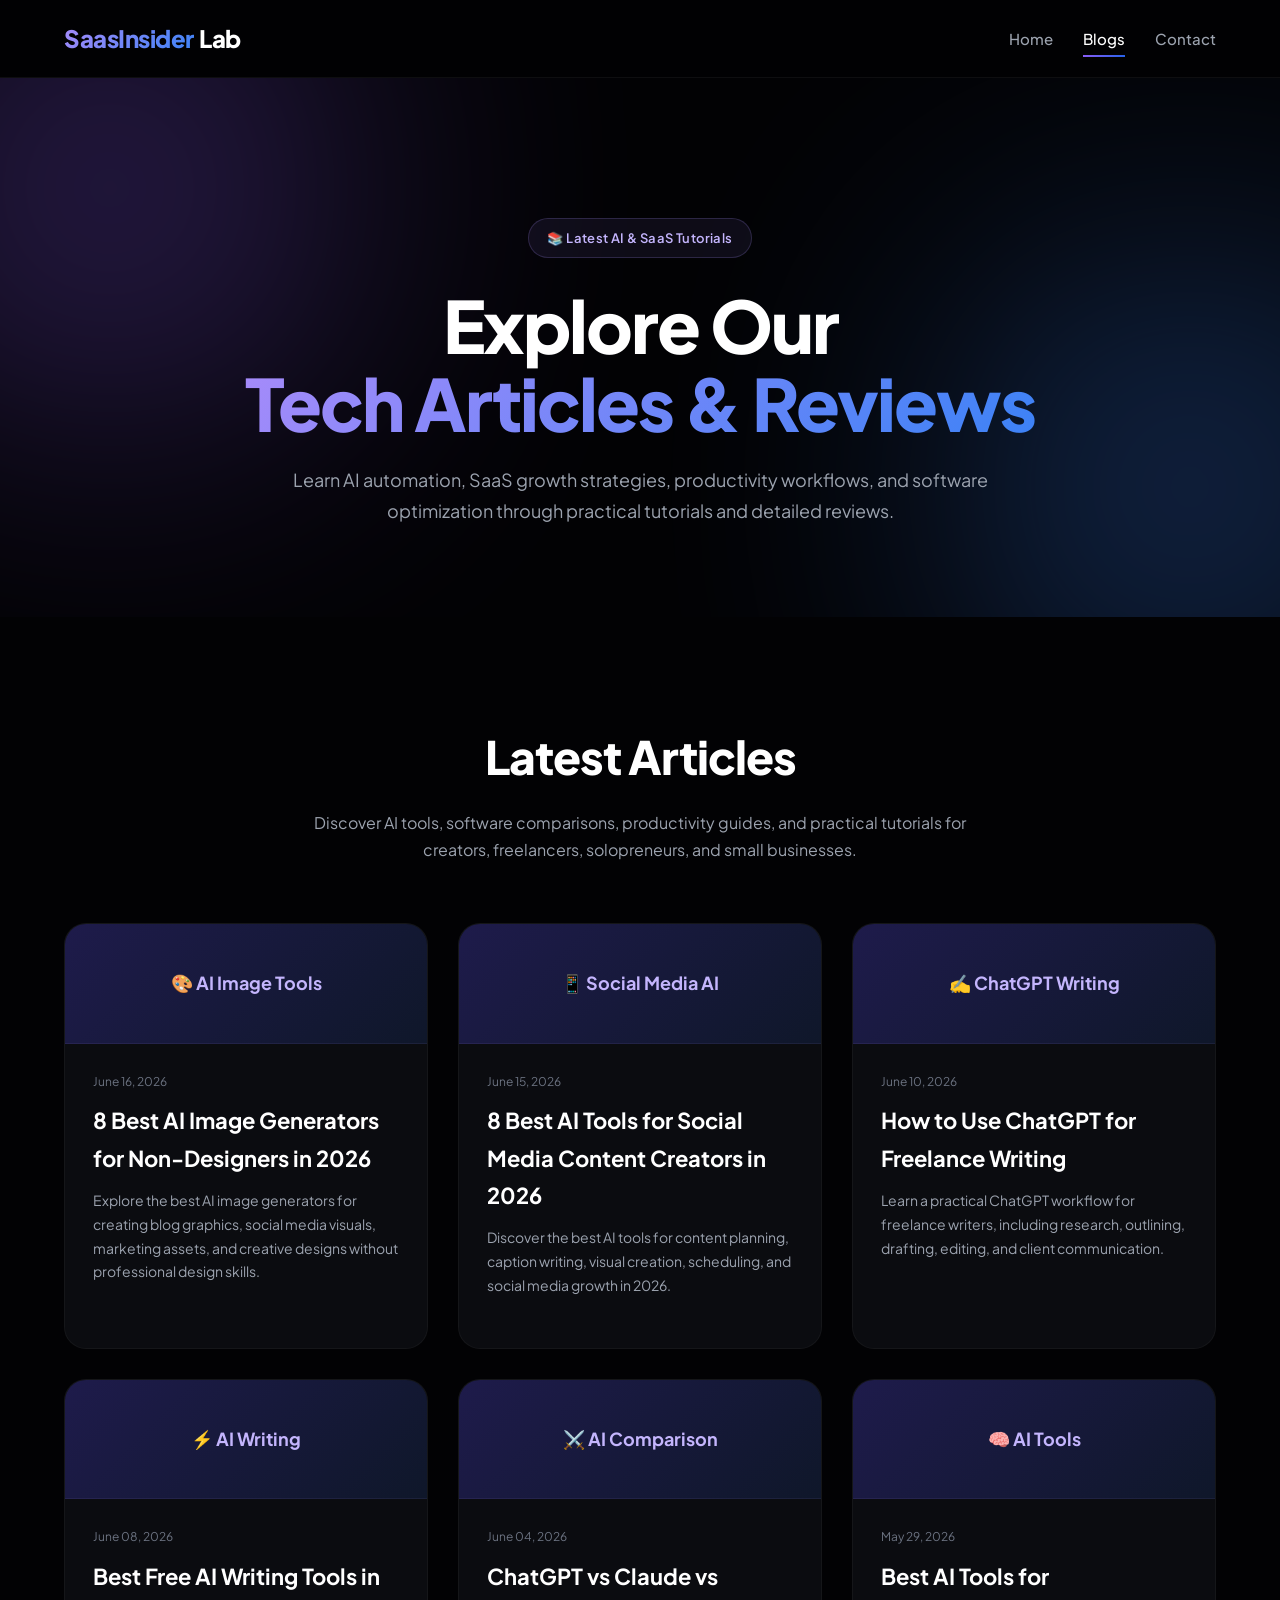
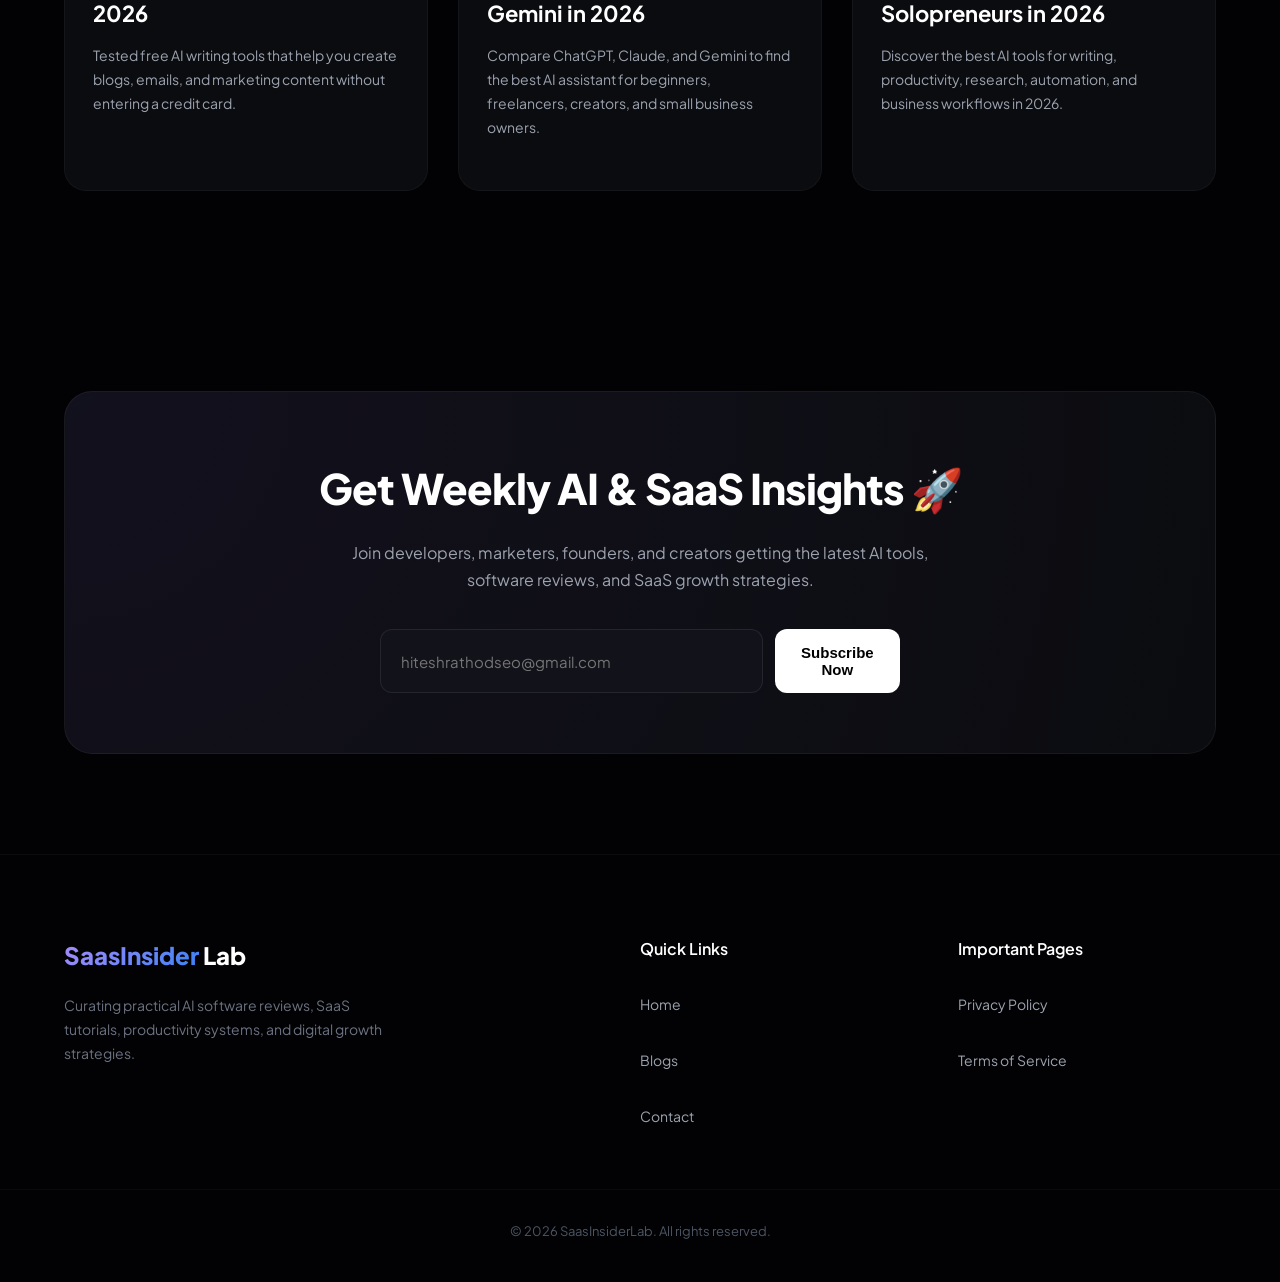
<file: blog.html>
<!DOCTYPE html>
<html lang="en">

<head>

<meta name="google-site-verification" content="CT9ObxdJJliTIB3ywrB3mcuVCr4LbDfnseGnFgkVvHo" />

<!-- Google Tag Manager -->
<script>(function(w,d,s,l,i){w[l]=w[l]||[];w[l].push({'gtm.start':
new Date().getTime(),event:'gtm.js'});var f=d.getElementsByTagName(s)[0],
j=d.createElement(s),dl=l!='dataLayer'?'&l='+l:'';j.async=true;j.src=
'https://www.googletagmanager.com/gtm.js?id='+i+dl;f.parentNode.insertBefore(j,f);
})(window,document,'script','dataLayer','GTM-TZFP5LC7');</script>
<!-- End Google Tag Manager -->    
    
    <!-- BASIC SEO -->
    <meta charset="UTF-8">
    <meta name="viewport" content="width=device-width, initial-scale=1.0">

    <title>AI Tools, SaaS Reviews & Tech Guides | SaasInsiderLab</title>

    <meta name="description"
        content="Explore expert SaaS reviews, AI tool comparisons, productivity app guides, and software tutorials to grow your digital workflow faster.">

    <meta name="keywords"
        content="AI tools, SaaS reviews, software tutorials, productivity apps, ChatGPT alternatives, tech guides, SaaS tools">

    <meta name="robots" content="index, follow">
    <meta name="author" content="SaasInsiderLab">
    <meta name="theme-color" content="#050505">

    <!-- CANONICAL -->
    <link rel="canonical" href="https://saasinsiderlab.vercel.app/blog.html">

    <!-- OPEN GRAPH -->
    <meta property="og:title" content="AI Tools, SaaS Reviews & Tech Guides | SaasInsiderLab">
    <meta property="og:description"
        content="Read practical AI tool tutorials, SaaS platform reviews, automation workflows, and software comparisons.">
    <meta property="og:type" content="website">
    <meta property="og:url" content="https://saasinsiderlab.vercel.app/blog.html">
    <meta property="og:image" content="https://saasinsiderlab.vercel.app/preview.jpg">

    <!-- TWITTER -->
    <meta name="twitter:card" content="summary_large_image">
    <meta name="twitter:title" content="AI Tools, SaaS Reviews & Tech Guides">
    <meta name="twitter:description"
        content="Discover detailed SaaS reviews, AI tool comparisons, and productivity guides.">
    <meta name="twitter:image" content="https://saasinsiderlab.vercel.app/preview.jpg">

    <!-- FAVICON -->
    <link rel="icon" type="image/png" href="favicon.png">

    <!-- GOOGLE FONTS -->
    <link rel="preconnect" href="https://fonts.googleapis.com">

    <link rel="preconnect" href="https://fonts.gstatic.com" crossorigin>

    <link
        href="https://fonts.googleapis.com/css2?family=Plus+Jakarta+Sans:wght@300;400;500;600;700;800&display=swap"
        rel="stylesheet">

    <!-- STYLESHEET -->
    <link rel="stylesheet" href="style.css">

    <script type="application/ld+json">
{
  "@context":"https://schema.org",
  "@type":"CollectionPage",
  "@id":"https://saasinsiderlab.vercel.app/blog.html",
  "url":"https://saasinsiderlab.vercel.app/blog.html",
  "name":"AI Tools, SaaS Reviews & Tech Guides | SaasInsiderLab",
  "description":"Explore expert SaaS reviews, AI tool comparisons, productivity app guides, and software tutorials to grow your digital workflow faster.",
  "isPartOf":{
    "@type":"WebSite",
    "@id":"https://saasinsiderlab.vercel.app/#website"
  },
  "about":{
    "@type":"Organization",
    "@id":"https://saasinsiderlab.vercel.app/#organization"
  }
}
</script>

</head>

<body>

<!-- Google Tag Manager (noscript) -->
<noscript><iframe src="https://www.googletagmanager.com/ns.html?id=GTM-TZFP5LC7"
height="0" width="0" style="display:none;visibility:hidden"></iframe></noscript>
<!-- End Google Tag Manager (noscript) -->
    
    <!-- NAVBAR -->
    <nav class="navbar">

        <div class="container nav-container">

            <a href="./" class="logo">
                <span class="gradient-text">SaasInsider</span> Lab
            </a>

            <div class="menu-toggle" id="menu-toggle" aria-label="Toggle Menu">
                ☰
            </div>

            <div class="nav-links" id="nav-links">

                <a href="./">Home</a>

                <a href="blog.html" class="active">Blogs</a>

                <a href="contact.html">Contact</a>

            </div>

        </div>

    </nav>

    <!-- HERO SECTION -->
    <section class="hero blog-hero">

        <div class="blur one"></div>
        <div class="blur two"></div>

        <div class="container hero-content">

            <div class="badge">
                <span>📚 Latest AI & SaaS Tutorials</span>
            </div>

            <h1>
                Explore Our <br>
                <span class="gradient-text">Tech Articles & Reviews</span>
            </h1>

            <p>
                Learn AI automation, SaaS growth strategies, productivity workflows,
                and software optimization through practical tutorials and detailed reviews.
            </p>

        </div>

    </section>

    <!-- BLOGS SECTION -->
    <section class="latest-blogs">

        <div class="container">

            <div class="section-title">

                <h2>Latest Articles</h2>

                <p>
                        Discover AI tools, software comparisons, productivity guides,
    and practical tutorials for creators, freelancers, solopreneurs, and small businesses.
                </p>

            </div>

            <div class="blog-grid">

<!-- BLOG 1 -->

<article class="blog-card">

<div class="blog-img-placeholder">
    🎨 AI Image Tools
</div>

<div class="blog-content">

    <span class="date">June 16, 2026</span>

    <h3>
        <a href="ai-image-generators-for-non-designers.html">
            8 Best AI Image Generators for Non-Designers in 2026
        </a>
    </h3>

    <p>
        Explore the best AI image generators for creating blog graphics,
        social media visuals, marketing assets, and creative designs without
        professional design skills.
    </p>

</div>

</article>  
                
                <!-- BLOG 2 -->
    <article class="blog-card">

        <div class="blog-img-placeholder">
            📱 Social Media AI
        </div>

        <div class="blog-content">

            <span class="date">June 15, 2026</span>

            <h3>
                <a href="best-ai-social-media-tools-2026.html">
                    8 Best AI Tools for Social Media Content Creators in 2026
                </a>
            </h3>

            <p>
                Discover the best AI tools for content planning, caption writing,
                visual creation, scheduling, and social media growth in 2026.
            </p>

        </div>

    </article>

    <!-- BLOG 2 -->
    <article class="blog-card">

        <div class="blog-img-placeholder">
            ✍️ ChatGPT Writing
        </div>

        <div class="blog-content">

            <span class="date">June 10, 2026</span>

            <h3>
                <a href="chatgpt-for-freelance-writing.html">
                    How to Use ChatGPT for Freelance Writing
                </a>
            </h3>

            <p>
                Learn a practical ChatGPT workflow for freelance writers,
                including research, outlining, drafting, editing, and client communication.
            </p>

        </div>

    </article>

    <!-- BLOG 3 -->
    <article class="blog-card">

        <div class="blog-img-placeholder">
            ⚡ AI Writing
        </div>

        <div class="blog-content">

            <span class="date">June 08, 2026</span>

            <h3>
                <a href="best-free-ai-writing-tools.html">
                    Best Free AI Writing Tools in 2026
                </a>
            </h3>

            <p>
                Tested free AI writing tools that help you create blogs,
                emails, and marketing content without entering a credit card.
            </p>

        </div>

    </article>

    <!-- BLOG 4 -->
    <article class="blog-card">

        <div class="blog-img-placeholder">
            ⚔️ AI Comparison
        </div>

        <div class="blog-content">

            <span class="date">June 04, 2026</span>

            <h3>
                <a href="chatgpt-vs-claude-vs-gemini-2026.html">
                    ChatGPT vs Claude vs Gemini in 2026
                </a>
            </h3>

            <p>
                Compare ChatGPT, Claude, and Gemini to find the best AI assistant
                for beginners, freelancers, creators, and small business owners.
            </p>

        </div>

    </article>

    <!-- BLOG 5 -->
    <article class="blog-card">

        <div class="blog-img-placeholder">
            🧠 AI Tools
        </div>

        <div class="blog-content">

            <span class="date">May 29, 2026</span>

            <h3>
                <a href="best-ai-tools-solopreneurs-2026.html">
                    Best AI Tools for Solopreneurs in 2026
                </a>
            </h3>

            <p>
                Discover the best AI tools for writing, productivity,
                research, automation, and business workflows in 2026.
            </p>

        </div>

    </article>

</div>

        </div>

    </section>

    <!-- NEWSLETTER -->
    <section class="newsletter">

        <div class="container">

            <div class="newsletter-box">

                <h2>Get Weekly AI & SaaS Insights 🚀</h2>

                <p>
                    Join developers, marketers, founders, and creators getting the
                    latest AI tools, software reviews, and SaaS growth strategies.
                </p>

                <form
    class="newsletter-form"
    action="https://api.web3forms.com/submit"
    method="POST">

    <input type="hidden"
    name="access_key"
    value="4cc93815-8533-4412-b368-d93fb3734df2">

    <input type="hidden"
        name="subject"
        value="New Newsletter Subscriber">

    <input type="hidden"
        name="from_name"
        value="SaaS Insider Lab Newsletter">

                    <input
    type="email"
    name="email"
    placeholder="hiteshrathodseo@gmail.com"
    required>

                    <button type="submit">
                        Subscribe Now
                    </button>

                </form>

            </div>

        </div>

    </section>

    <!-- FOOTER -->
    <footer>

        <div class="container footer-grid">

            <div class="footer-brand">

                <div class="footer-logo">
                    <span class="gradient-text">SaasInsider</span> Lab
                </div>

                <p class="footer-text">
                    Curating practical AI software reviews, SaaS tutorials,
                    productivity systems, and digital growth strategies.
                </p>

            </div>

            <div>

                <h3>Quick Links</h3>

                <div class="footer-links">

                    <a href="./">Home</a>

                    <a href="blog.html">Blogs</a>

                    <a href="contact.html">Contact</a>

                </div>

            </div>

            <div>

                <h3>Important Pages</h3>

                <div class="footer-links">

                    <a href="privacy-policy.html">Privacy Policy</a>

                    <a href="terms.html">Terms of Service</a>

                </div>

            </div>

        </div>

        <div class="copyright">
            © <span id="year"></span> SaasInsiderLab. All rights reserved.
        </div>

    </footer>

    <!-- SCRIPT -->
    <script src="script.js"></script>

</body>

</html>
</file>
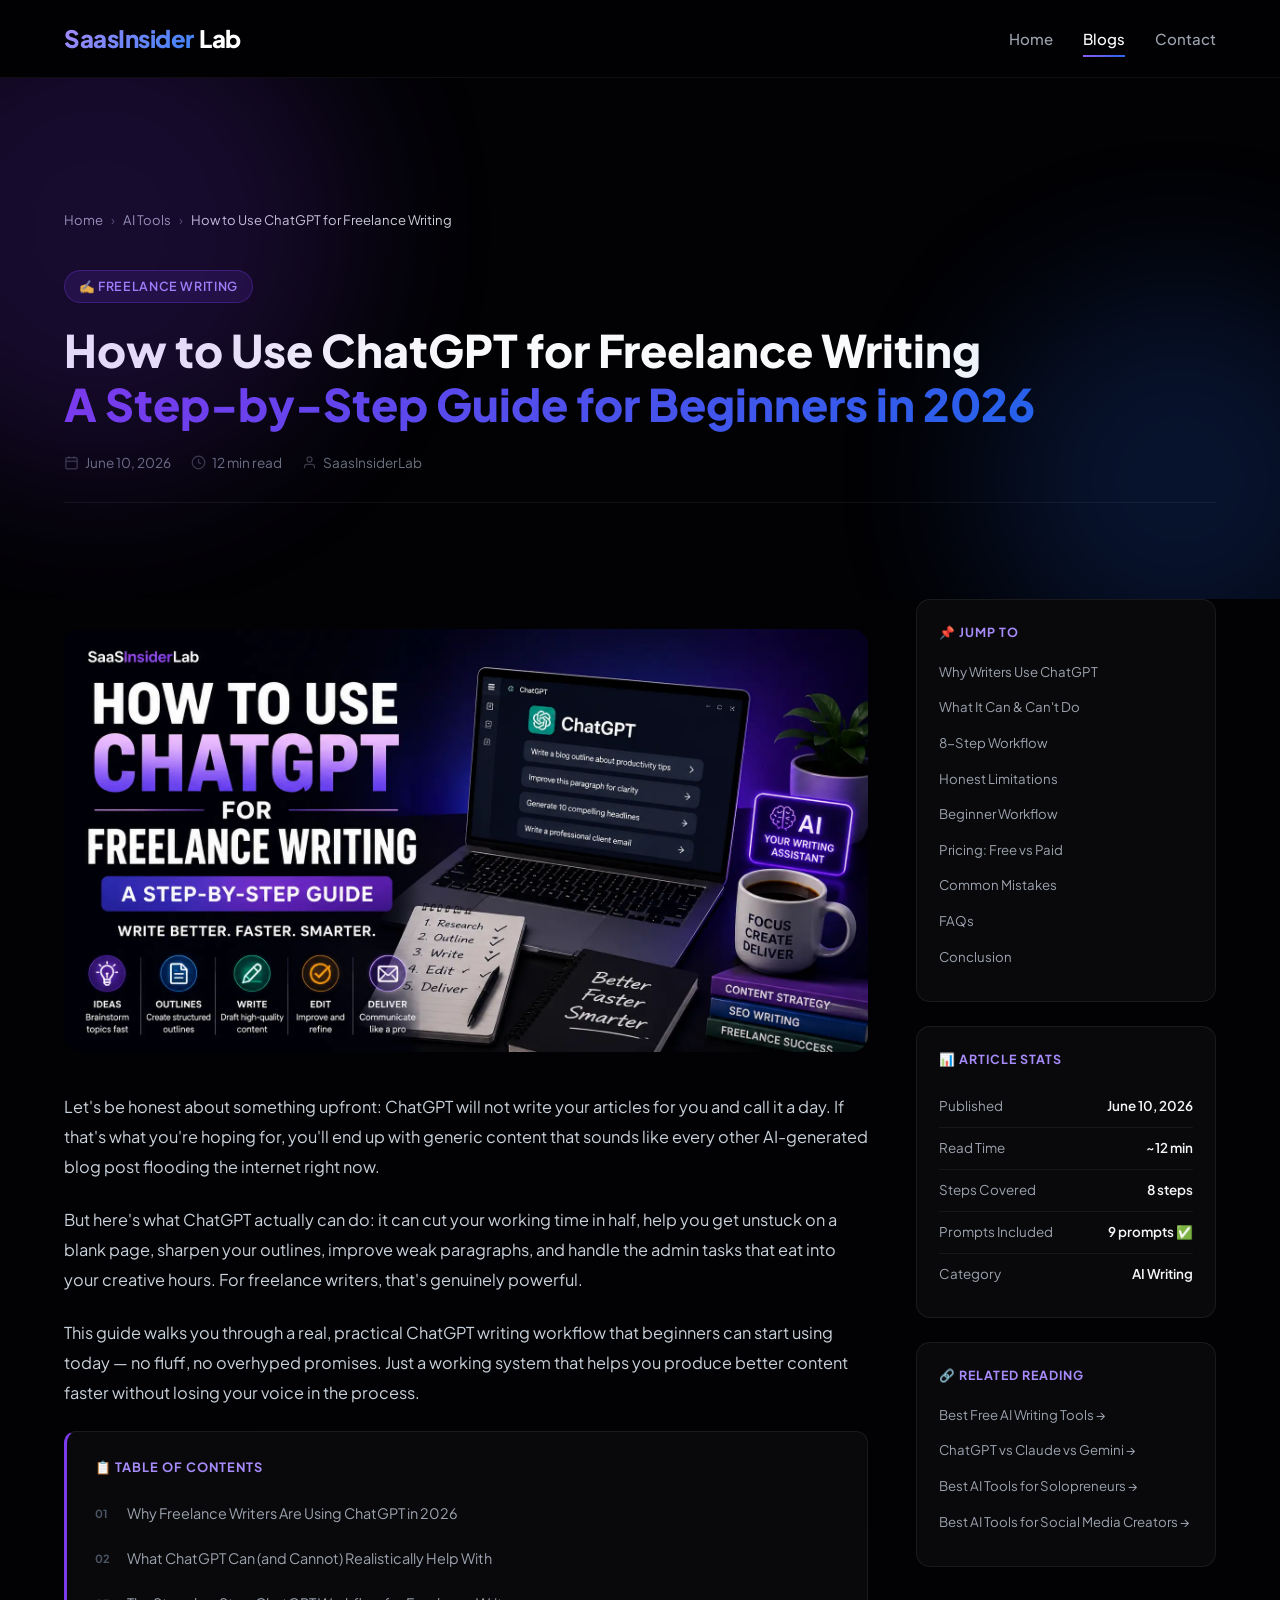
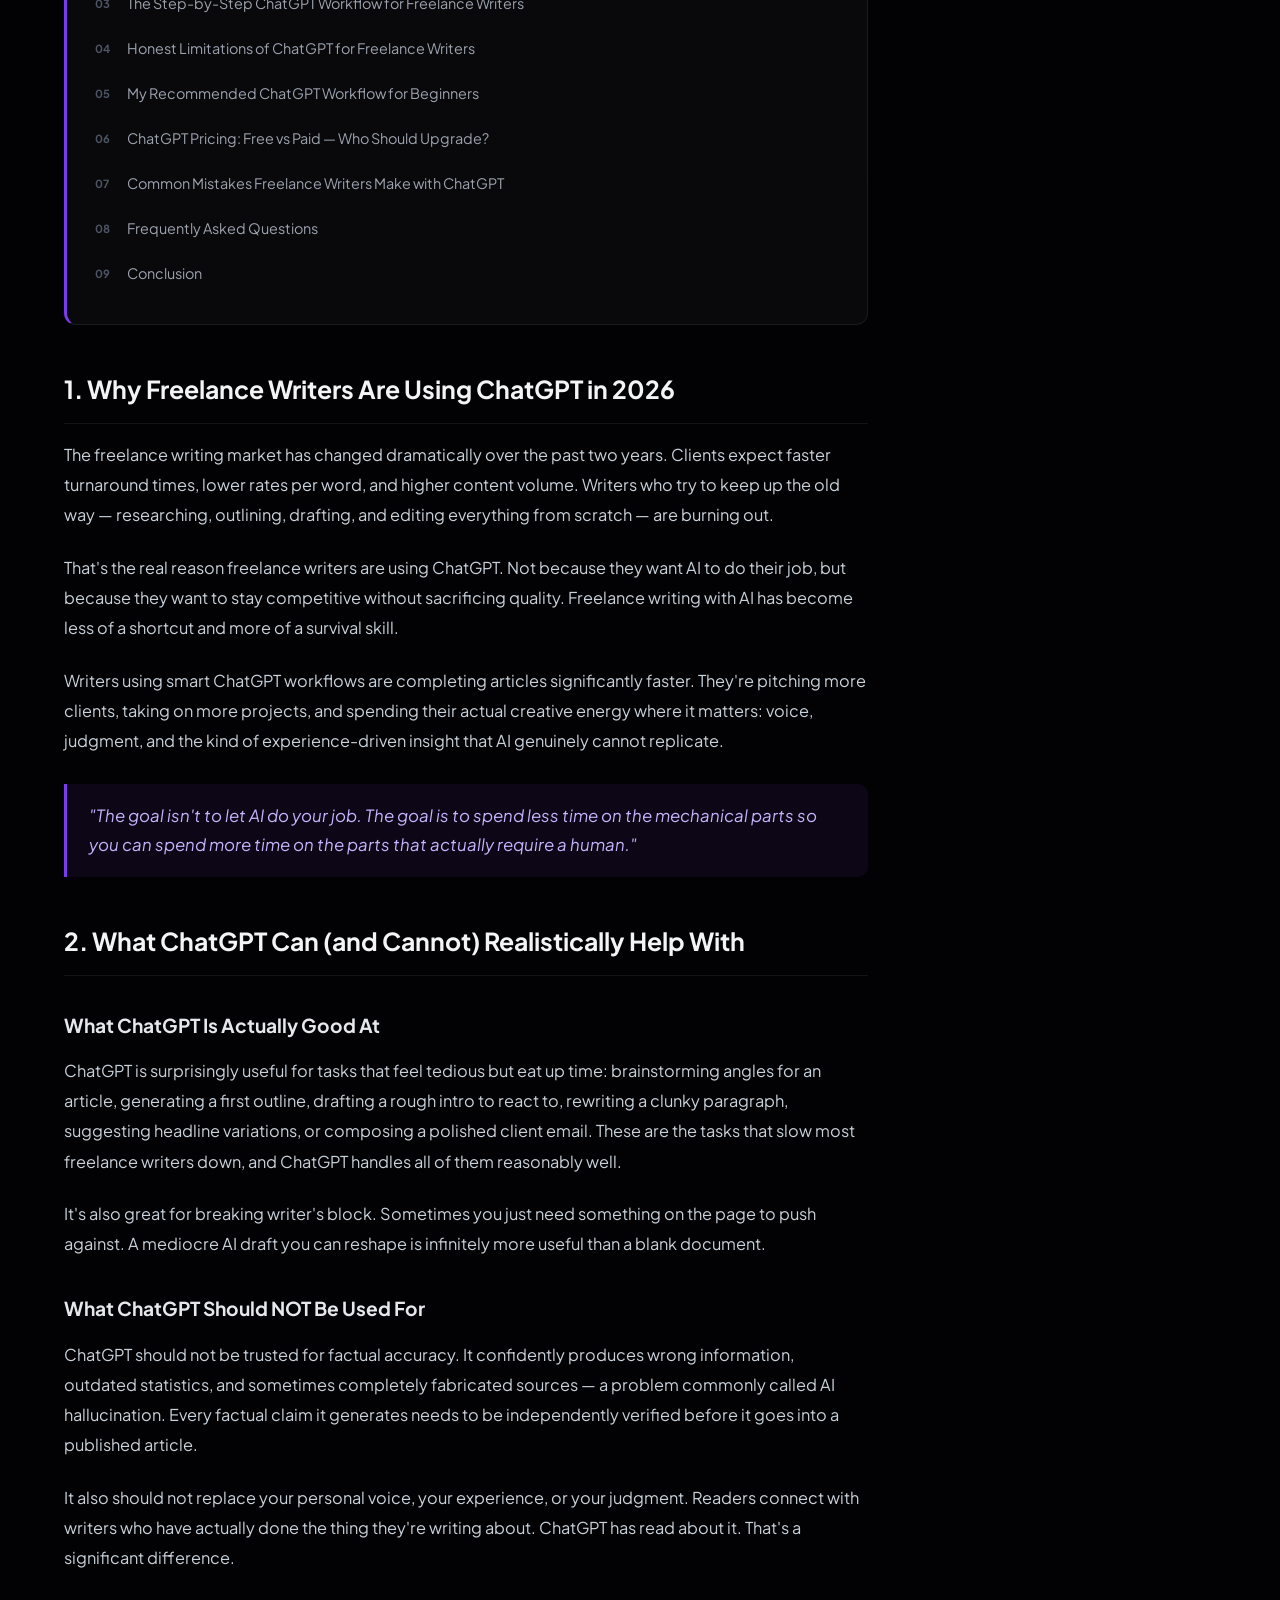
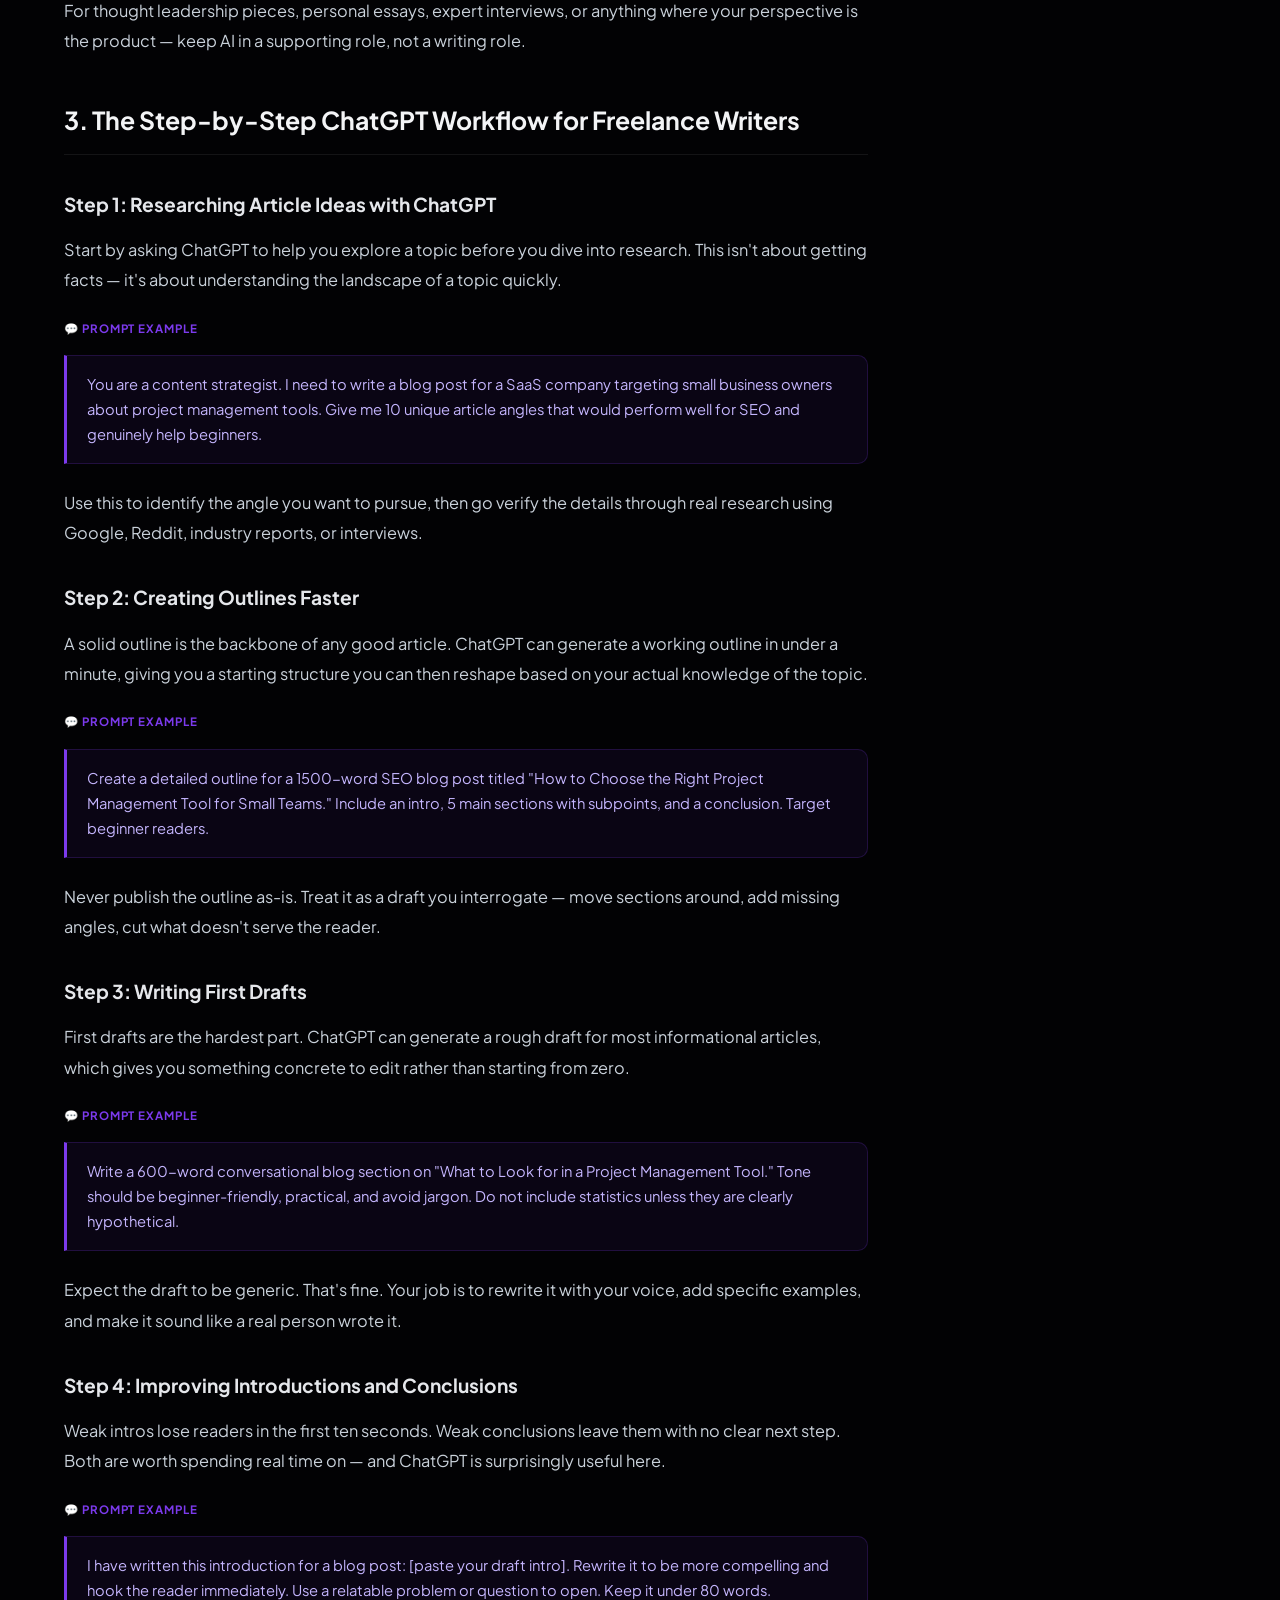
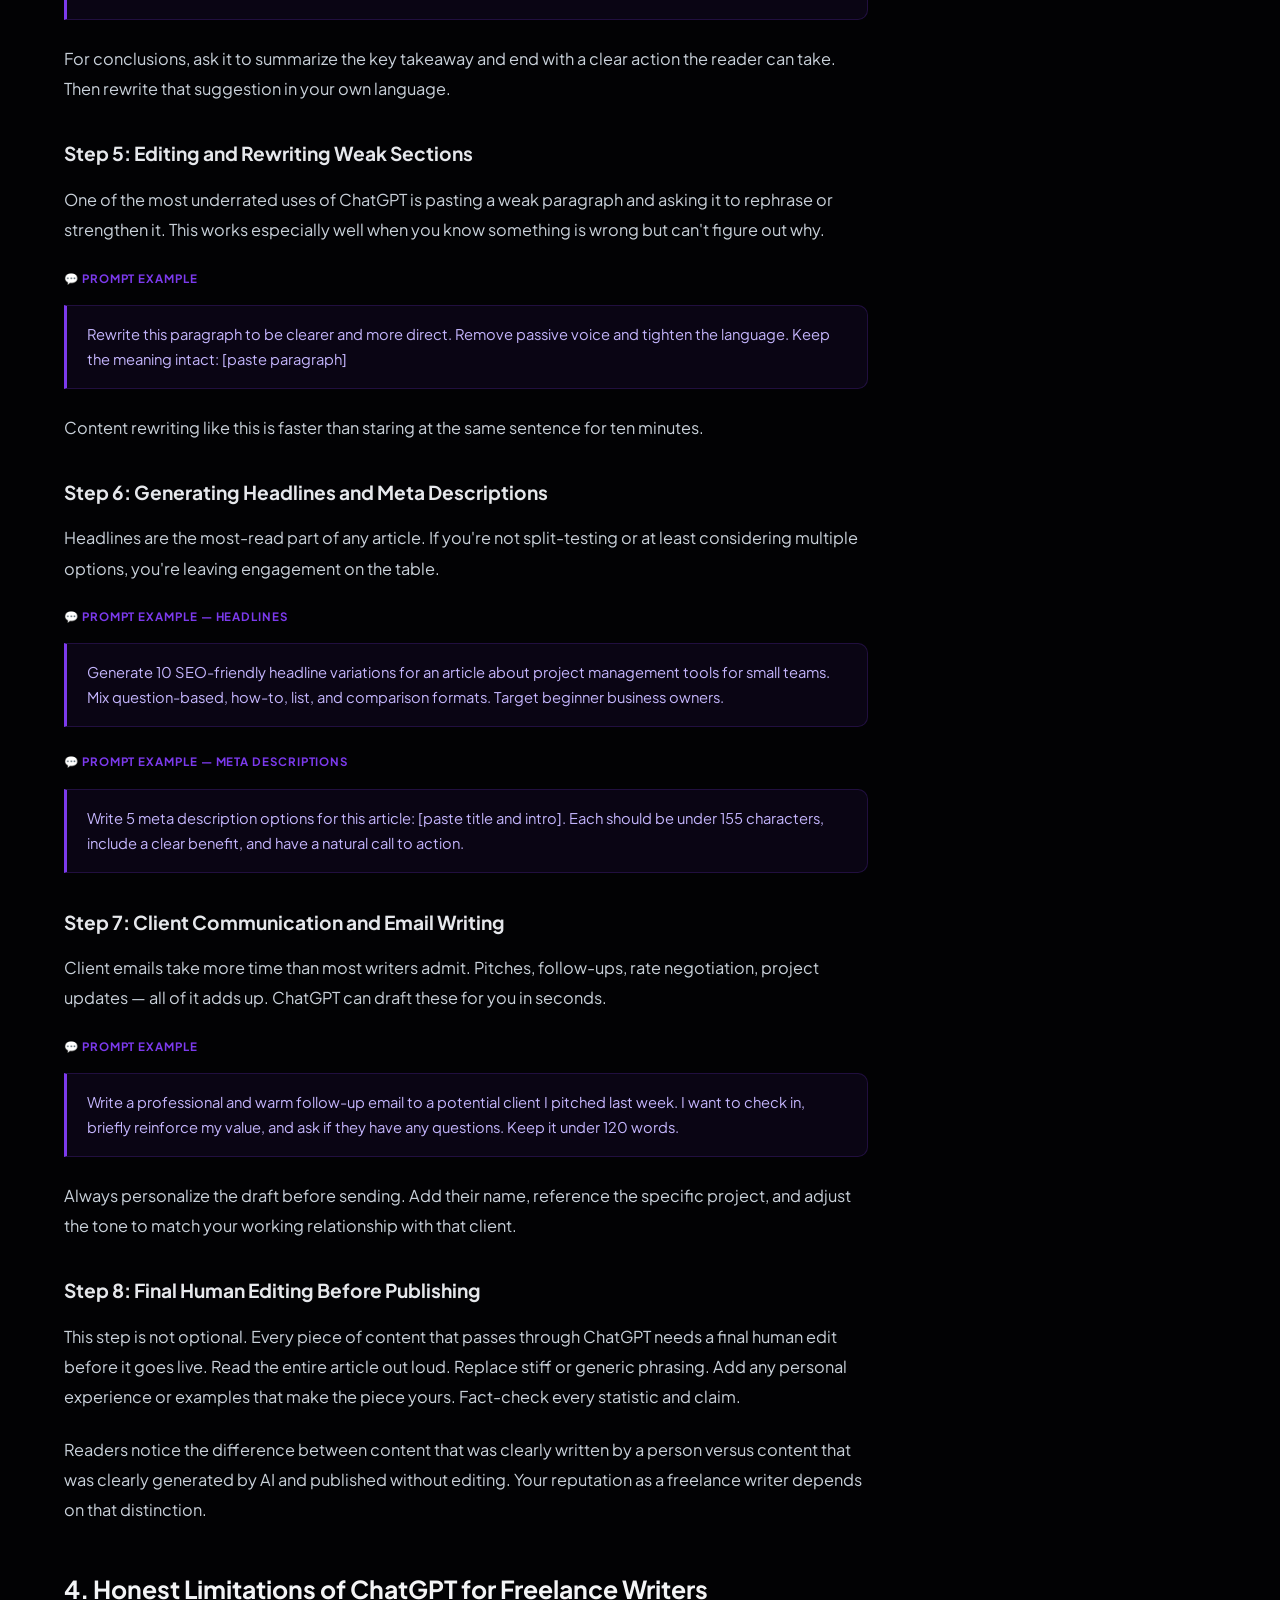
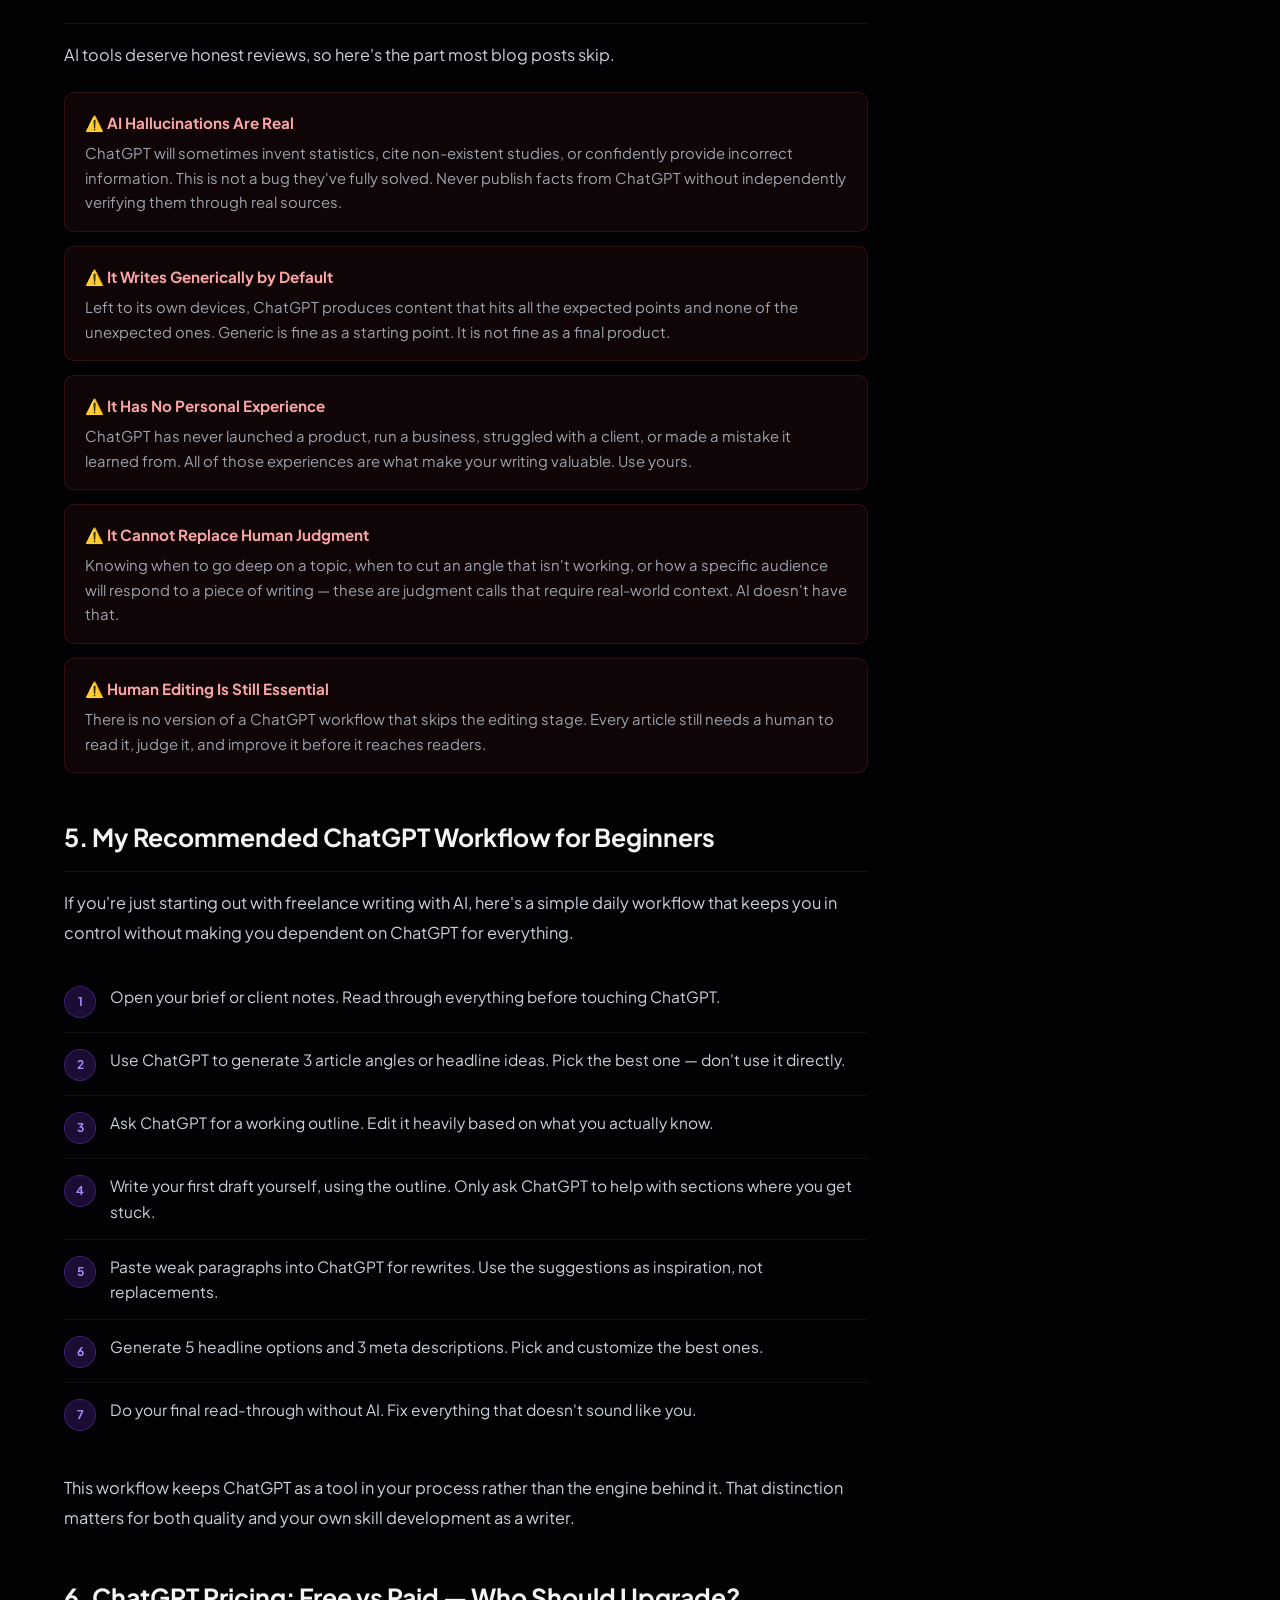
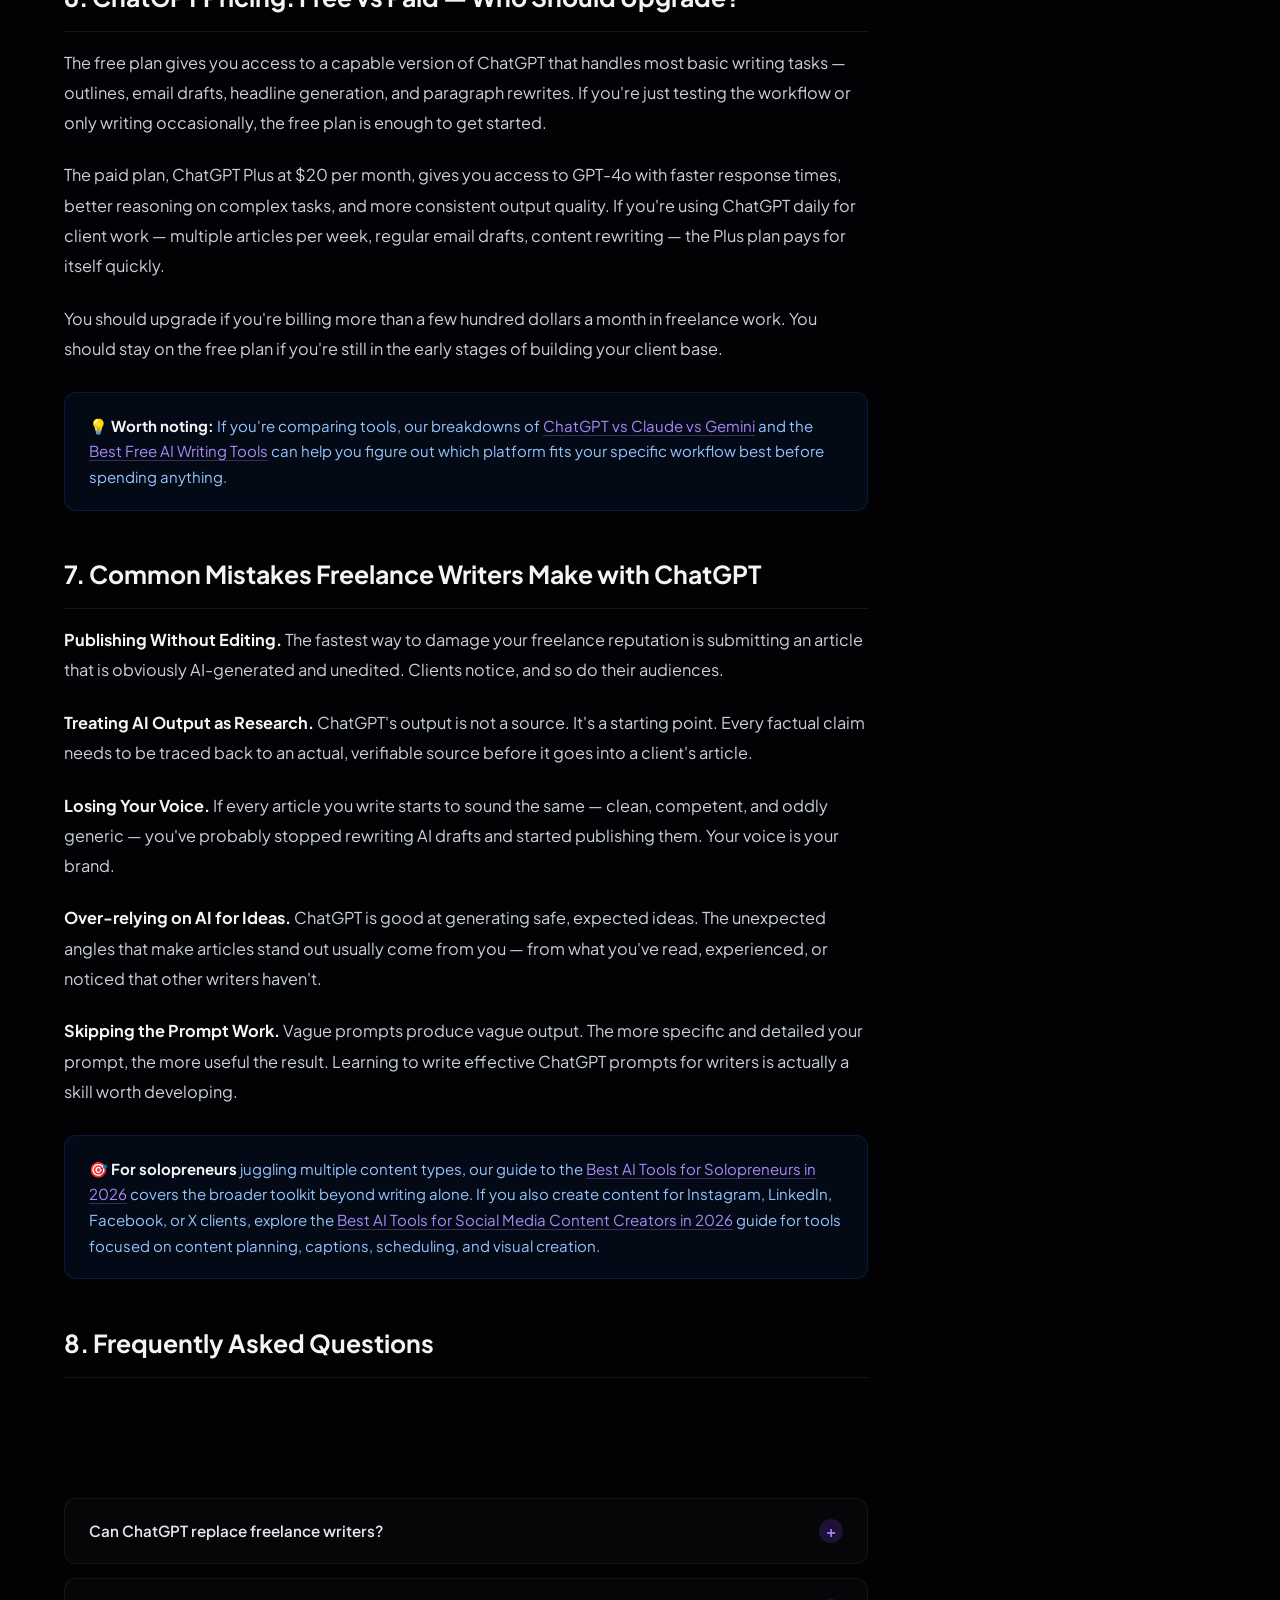
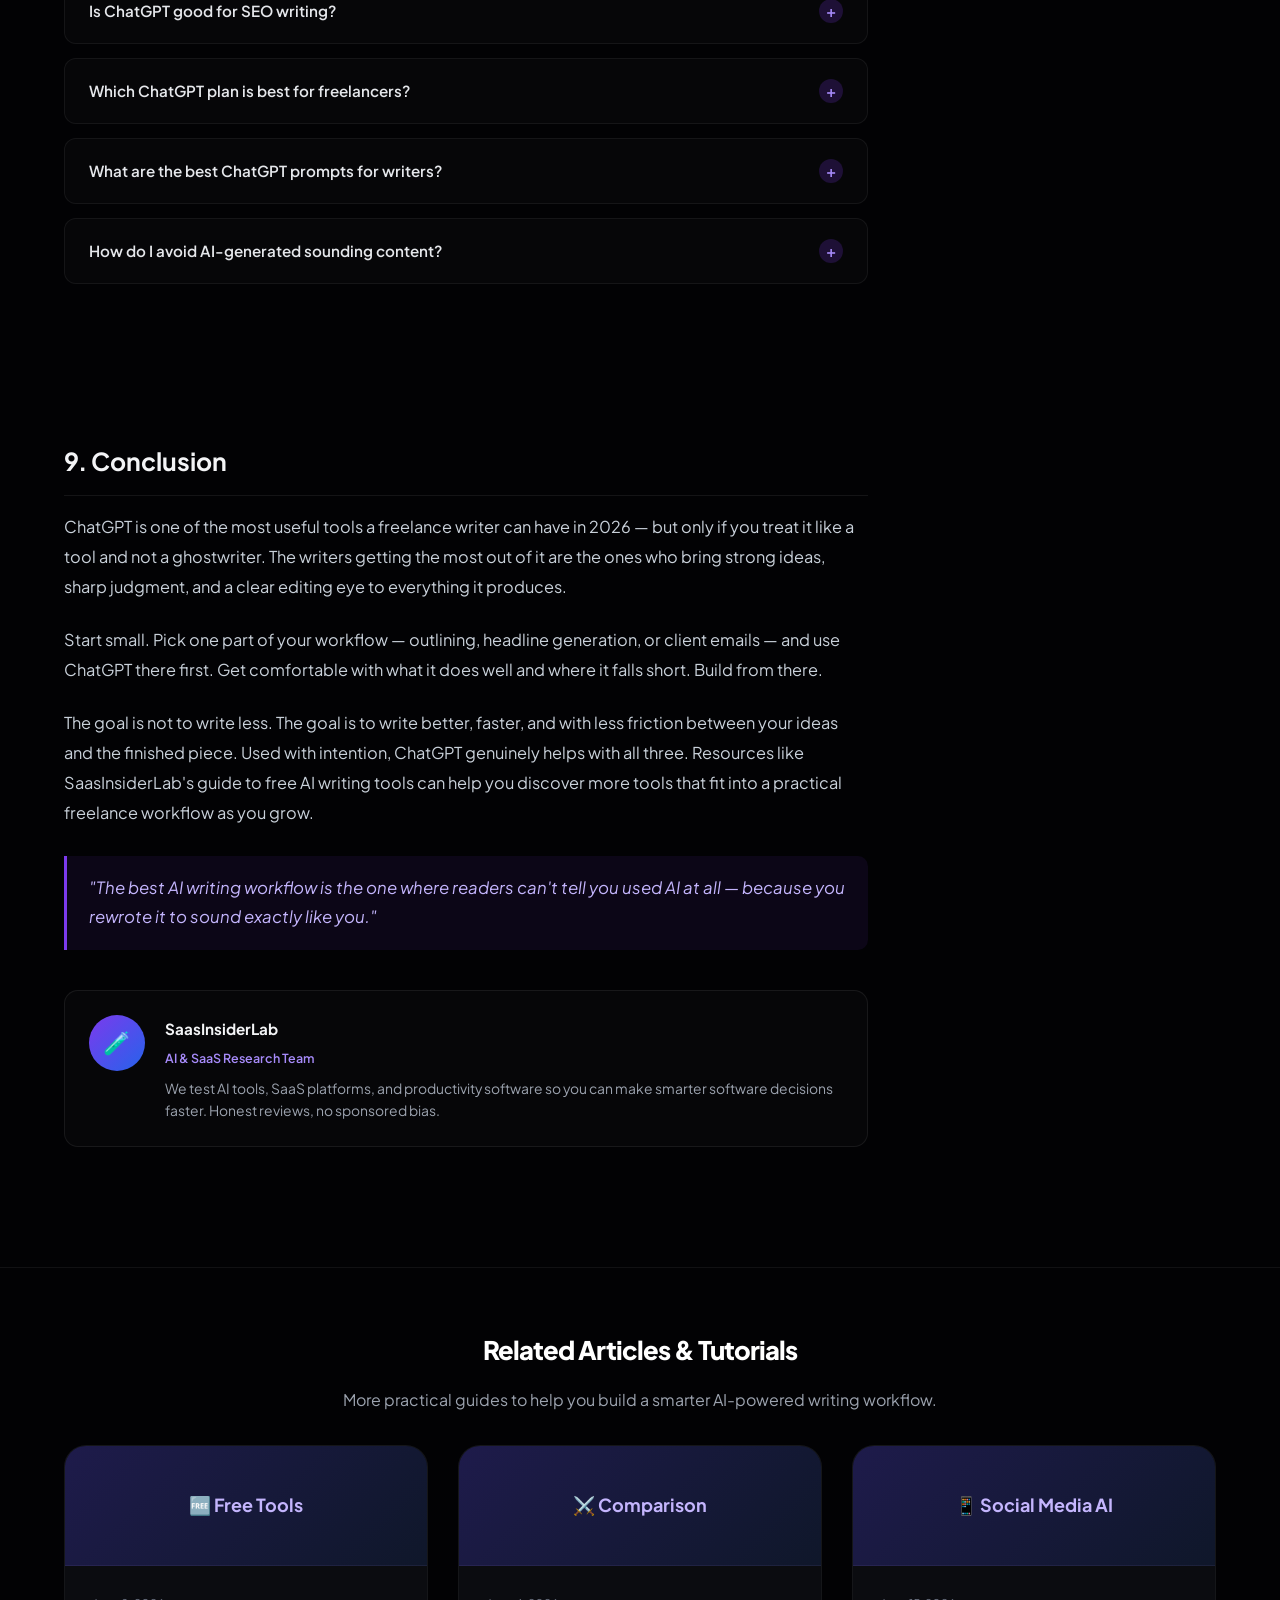
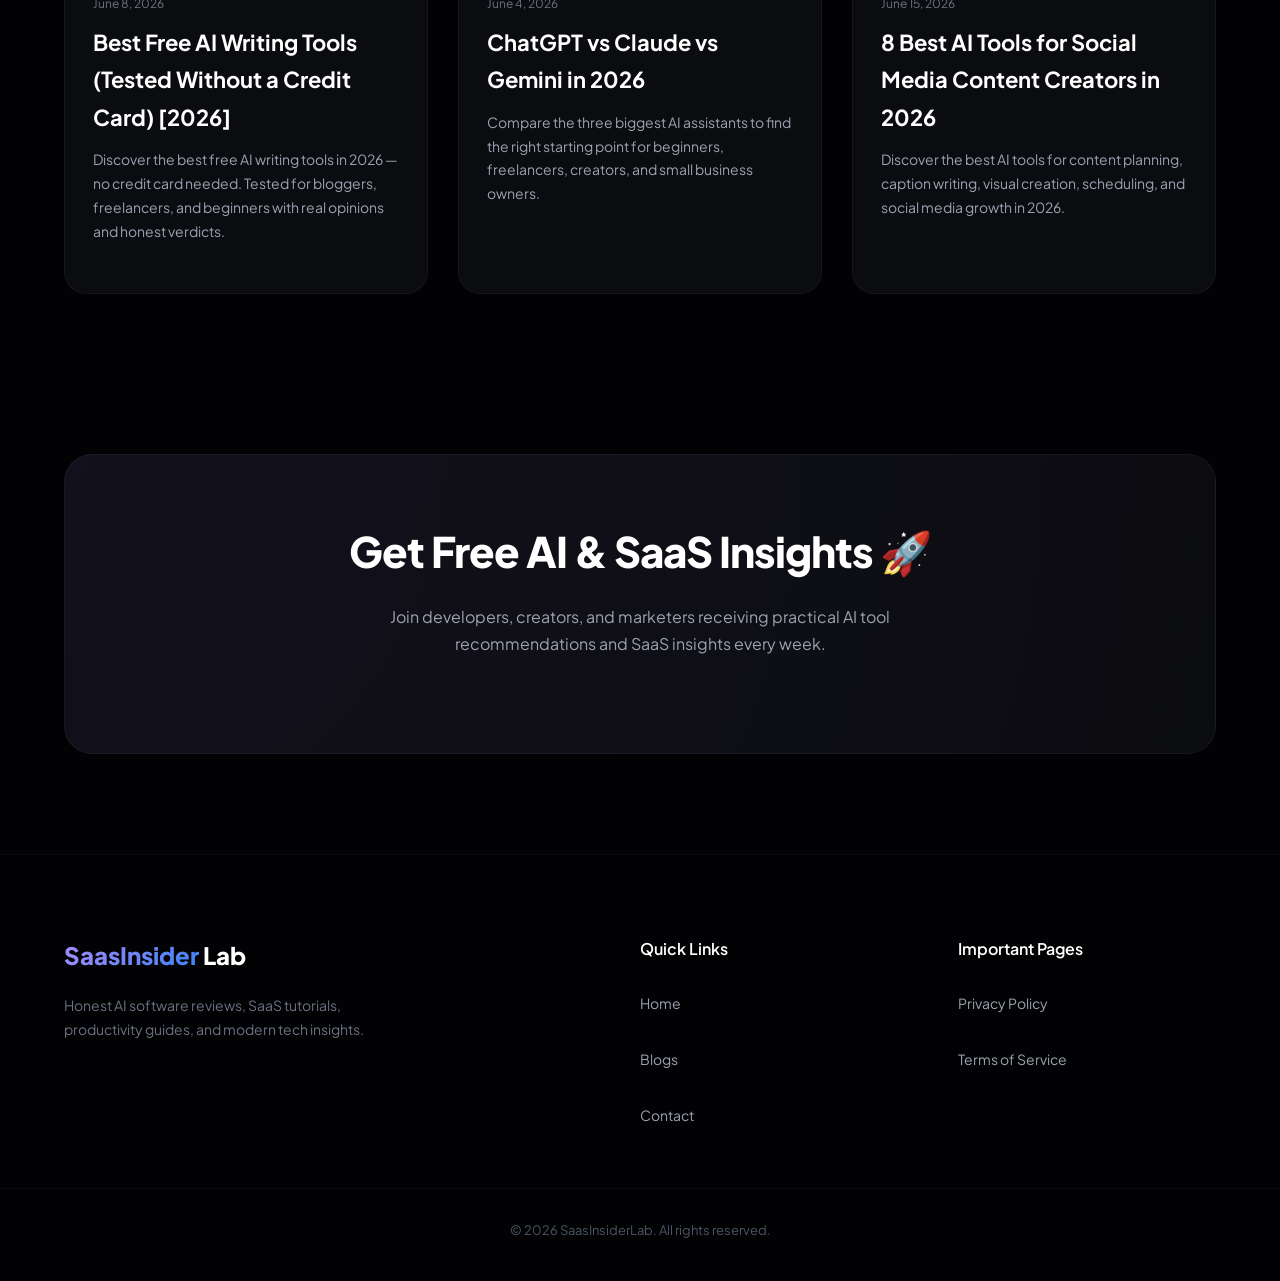
<file: chatgpt-for-freelance-writing.html>
<!DOCTYPE html>
<html lang="en">

<head>

    <!-- Google Tag Manager -->
    <script>(function(w,d,s,l,i){w[l]=w[l]||[];w[l].push({'gtm.start':
    new Date().getTime(),event:'gtm.js'});var f=d.getElementsByTagName(s)[0],
    j=d.createElement(s),dl=l!='dataLayer'?'&l='+l:'';j.async=true;j.src=
    'https://www.googletagmanager.com/gtm.js?id='+i+dl;f.parentNode.insertBefore(j,f);
    })(window,document,'script','dataLayer','GTM-TZFP5LC7');</script>
    <!-- End Google Tag Manager -->

    <!-- BASIC SEO -->
    <meta charset="UTF-8">
    <meta name="viewport" content="width=device-width, initial-scale=1.0">

    <title>How to Use ChatGPT for Freelance Writing: A Step-by-Step Guide for Beginners in 2026</title>

    <meta name="description" content="Learn how to use ChatGPT for freelance writing with a real, practical step-by-step workflow. Ideal for beginners, bloggers, and solopreneurs in 2026.">
    <meta name="keywords" content="how to use chatgpt for freelance writing, chatgpt for freelancers, chatgpt writing workflow, ai tools for freelance writers, chatgpt prompts for writers, freelance writing with ai, chatgpt for content writing">
    <meta name="robots" content="index, follow">
    <meta name="author" content="SaasInsiderLab">
    <meta name="theme-color" content="#050505">

    <link rel="canonical" href="https://saasinsiderlab.vercel.app/chatgpt-for-freelance-writing.html">

    <!-- FAVICON -->
    <link rel="icon" type="image/png" href="favicon.png">

    <!-- OPEN GRAPH -->
    <meta property="og:title" content="How to Use ChatGPT for Freelance Writing: A Step-by-Step Guide for Beginners in 2026">
    <meta property="og:description" content="Learn how to use ChatGPT for freelance writing with a real, practical step-by-step workflow. Ideal for beginners, bloggers, and solopreneurs in 2026.">
    <meta property="og:type" content="article">
    <meta property="og:url" content="https://saasinsiderlab.vercel.app/chatgpt-for-freelance-writing.html">
    <meta property="og:image" content="https://saasinsiderlab.vercel.app/chatgpt-freelance-writing-guide-2026.webp">
    <meta property="article:published_time" content="2026-06-10">
    <meta property="article:modified_time" content="2026-06-10">
    <meta property="article:author" content="SaasInsiderLab">

    <!-- TWITTER -->
    <meta name="twitter:card" content="summary_large_image">
    <meta name="twitter:title" content="How to Use ChatGPT for Freelance Writing: A Step-by-Step Guide for Beginners in 2026">
    <meta name="twitter:description" content="Learn how to use ChatGPT for freelance writing with a real, practical step-by-step workflow. Ideal for beginners, bloggers, and solopreneurs in 2026.">
    <meta name="twitter:image" content="https://saasinsiderlab.vercel.app/chatgpt-freelance-writing-guide-2026.webp">

    <!-- FONTS -->
    <link rel="preconnect" href="https://fonts.googleapis.com">
    <link rel="preconnect" href="https://fonts.gstatic.com" crossorigin>
    <link href="https://fonts.googleapis.com/css2?family=Plus+Jakarta+Sans:wght@300;400;500;600;700;800&display=swap" rel="stylesheet">

    <!-- CSS -->
    <link rel="stylesheet" href="style.css">

    <!-- ARTICLE SCHEMA -->
    <script type="application/ld+json">
    {
        "@context": "https://schema.org",
        "@type": "Article",
        "headline": "How to Use ChatGPT for Freelance Writing: A Step-by-Step Guide for Beginners in 2026",
        "description": "Learn how to use ChatGPT for freelance writing with a real, practical step-by-step workflow. Ideal for beginners, bloggers, and solopreneurs in 2026.",
        "author": {
            "@type": "Organization",
            "name": "SaasInsiderLab",
            "url": "https://saasinsiderlab.vercel.app"
        },
        "publisher": {
            "@type": "Organization",
            "name": "SaasInsiderLab",
            "logo": {
                "@type": "ImageObject",
                "url": "https://saasinsiderlab.vercel.app/logo.png"
            }
        },
        "datePublished": "2026-06-10",
        "dateModified": "2026-06-10",
        "mainEntityOfPage": {
            "@type": "WebPage",
            "@id": "https://saasinsiderlab.vercel.app/chatgpt-for-freelance-writing.html"
        },
        "image": {
            "@type": "ImageObject",
            "url": "https://saasinsiderlab.vercel.app/chatgpt-freelance-writing-guide-2026.webp",
            "width": 1200,
            "height": 630
        }
    }
    </script>

    <!-- FAQ SCHEMA -->
    <script type="application/ld+json">
    {
        "@context": "https://schema.org",
        "@type": "FAQPage",
        "mainEntity": [
            {
                "@type": "Question",
                "name": "Can ChatGPT replace freelance writers?",
                "acceptedAnswer": {
                    "@type": "Answer",
                    "text": "No. ChatGPT cannot replace skilled freelance writers. It lacks personal experience, original opinions, nuanced judgment, and the ability to fact-check itself. It is best used as a productivity tool, not a replacement for human creativity and expertise."
                }
            },
            {
                "@type": "Question",
                "name": "Is ChatGPT good for SEO writing?",
                "acceptedAnswer": {
                    "@type": "Answer",
                    "text": "ChatGPT can assist with SEO writing by generating outlines, meta descriptions, headline variations, and first drafts. However, you still need to fact-check content, add personal insight, and ensure natural keyword usage. Used correctly, it can speed up your SEO workflow significantly."
                }
            },
            {
                "@type": "Question",
                "name": "Which ChatGPT plan is best for freelancers?",
                "acceptedAnswer": {
                    "@type": "Answer",
                    "text": "The free plan is sufficient for occasional use, but the ChatGPT Plus plan ($20/month) gives you access to GPT-4o with faster responses and better output quality, making it worthwhile if you use it daily for client work."
                }
            },
            {
                "@type": "Question",
                "name": "What are the best ChatGPT prompts for writers?",
                "acceptedAnswer": {
                    "@type": "Answer",
                    "text": "Some effective prompts include: 'Write a detailed outline for a 1500-word blog post about [topic]', 'Rewrite this paragraph in a conversational, beginner-friendly tone', 'Generate 10 SEO headline variations for this article: [title]', and 'Write a professional follow-up email to a client who hasn't responded in 5 days.'"
                }
            },
            {
                "@type": "Question",
                "name": "How do I avoid AI-generated sounding content?",
                "acceptedAnswer": {
                    "@type": "Answer",
                    "text": "Always rewrite AI drafts in your own voice, add personal examples or opinions, vary sentence length, remove overly formal or stiff phrasing, and read the content out loud. The goal is to use AI as a starting point, not a finished product."
                }
            }
        ]
    }
    </script>

    <!-- BREADCRUMB SCHEMA -->
    <script type="application/ld+json">
    {
        "@context": "https://schema.org",
        "@type": "BreadcrumbList",
        "itemListElement": [
            { "@type": "ListItem", "position": 1, "name": "Home", "item": "https://saasinsiderlab.vercel.app" },
            { "@type": "ListItem", "position": 2, "name": "AI Tools", "item": "https://saasinsiderlab.vercel.app/blog.html" },
            { "@type": "ListItem", "position": 3, "name": "How to Use ChatGPT for Freelance Writing", "item": "https://saasinsiderlab.vercel.app/chatgpt-for-freelance-writing.html" }
        ]
    }
    </script>

    <!-- BLOG PAGE STYLES -->
    <style>
        /* ── BLOG HERO ─────────────────────────────────────── */
        .blog-hero {
            padding: 120px 0 60px;
            position: relative;
            overflow: hidden;
        }
        .blog-hero .blur {
            position: absolute;
            border-radius: 50%;
            filter: blur(80px);
            opacity: 0.18;
            pointer-events: none;
        }
        .blog-hero .blur.one {
            width: 500px; height: 500px;
            background: #7c3aed;
            top: -100px; left: -150px;
        }
        .blog-hero .blur.two {
            width: 400px; height: 400px;
            background: #2563eb;
            bottom: -80px; right: -100px;
        }

        /* ── BREADCRUMB ────────────────────────────────────── */
        .breadcrumb {
            display: flex;
            align-items: center;
            gap: 8px;
            font-size: 0.82rem;
            color: #9ca3af;
            margin-bottom: 28px;
            flex-wrap: wrap;
        }
        .breadcrumb a {
            color: #9ca3af;
            text-decoration: none;
            transition: color 0.2s;
            min-height: 44px;
            display: inline-flex;
            align-items: center;
        }
        .breadcrumb a:hover { color: #a78bfa; }
        .breadcrumb span { color: #4b5563; }
        .breadcrumb .current { color: #d1d5db; }

        /* ── ARTICLE META ──────────────────────────────────── */
        .article-category-badge {
            display: inline-block;
            background: rgba(124,58,237,0.15);
            color: #a78bfa;
            border: 1px solid rgba(124,58,237,0.3);
            padding: 5px 14px;
            border-radius: 20px;
            font-size: 0.78rem;
            font-weight: 600;
            letter-spacing: 0.05em;
            text-transform: uppercase;
            margin-bottom: 20px;
        }
        .article-title {
            font-size: clamp(1.6rem, 5vw, 2.8rem);
            font-weight: 800;
            line-height: 1.2;
            color: #f9fafb;
            margin-bottom: 20px;
            word-break: break-word;
            overflow-wrap: break-word;
        }
        .article-title .gradient-text {
            background: linear-gradient(135deg, #7c3aed, #2563eb);
            -webkit-background-clip: text;
            -webkit-text-fill-color: transparent;
            background-clip: text;
        }
        .article-meta-row {
            display: flex;
            align-items: center;
            gap: 20px;
            flex-wrap: wrap;
            font-size: 0.85rem;
            color: #6b7280;
            margin-bottom: 36px;
            padding-bottom: 28px;
            border-bottom: 1px solid rgba(255,255,255,0.06);
        }
        .article-meta-row .meta-item {
            display: flex;
            align-items: center;
            gap: 6px;
        }
        .article-meta-row .meta-item svg {
            width: 15px; height: 15px;
            opacity: 0.5;
            flex-shrink: 0;
        }

        /* ── LAYOUT ────────────────────────────────────────── */
        .article-layout {
            display: grid;
            grid-template-columns: 1fr 300px;
            gap: 48px;
            align-items: start;
            padding-bottom: 80px;
        }
        @media (max-width: 900px) {
            .article-layout {
                grid-template-columns: 1fr;
                padding-bottom: 40px;
            }
            .article-sidebar { display: none; }
        }

        /* ── FEATURED IMAGE ────────────────────────────────── */
        .featured-image-block {
            width: 100%;
            max-width: 100%;
            margin-bottom: 40px;
            border-radius: 16px;
            overflow: hidden;
        }
        .featured-image {
            width: 100%;
            height: auto;
            display: block;
            border-radius: 16px;
            max-width: 100%;
        }

        /* ── ARTICLE BODY ──────────────────────────────────── */
        .article-body {
            color: #d1d5db;
            font-size: 1.02rem;
            line-height: 1.85;
            min-width: 0;
            overflow-wrap: break-word;
            word-break: break-word;
        }
        .article-body p {
            margin-bottom: 1.4rem;
            color: #c9d1da;
        }
        .article-body h2 {
            font-size: 1.55rem;
            font-weight: 700;
            color: #f3f4f6;
            margin: 2.6rem 0 1rem;
            padding-bottom: 10px;
            border-bottom: 1px solid rgba(255,255,255,0.07);
            word-break: break-word;
        }
        .article-body h3 {
            font-size: 1.2rem;
            font-weight: 700;
            color: #e5e7eb;
            margin: 2rem 0 0.8rem;
            word-break: break-word;
        }
        .article-body strong { color: #f3f4f6; }
        .article-body a {
            color: #a78bfa;
            text-decoration: none;
            border-bottom: 1px solid rgba(167,139,250,0.3);
            transition: border-color 0.2s, color 0.2s;
        }
        .article-body a:hover {
            color: #c4b5fd;
            border-color: rgba(196,181,253,0.5);
        }

        /* ── PROMPT BLOCK ──────────────────────────────────── */
        .prompt-block {
            background: rgba(124,58,237,0.07);
            border: 1px solid rgba(124,58,237,0.2);
            border-left: 3px solid #7c3aed;
            border-radius: 0 10px 10px 0;
            padding: 16px 20px;
            margin: 16px 0 24px;
            font-family: 'Plus Jakarta Sans', sans-serif;
            font-size: 0.92rem;
            color: #c4b5fd;
            line-height: 1.7;
        }
        .prompt-label {
            font-size: 0.72rem;
            font-weight: 700;
            text-transform: uppercase;
            letter-spacing: 0.08em;
            color: #7c3aed;
            margin-bottom: 8px;
            display: block;
        }

        /* ── TABLE OF CONTENTS ─────────────────────────────── */
        .toc-box {
            background: rgba(255,255,255,0.03);
            border: 1px solid rgba(255,255,255,0.07);
            border-left: 3px solid #7c3aed;
            border-radius: 12px;
            padding: 24px 28px;
            margin-bottom: 40px;
        }
        .toc-box h4 {
            font-size: 0.8rem;
            font-weight: 700;
            text-transform: uppercase;
            letter-spacing: 0.08em;
            color: #a78bfa;
            margin-bottom: 16px;
        }
        .toc-list {
            list-style: none;
            padding: 0; margin: 0;
            counter-reset: toc;
        }
        .toc-list li {
            counter-increment: toc;
            margin-bottom: 9px;
        }
        .toc-list li a {
            color: #9ca3af !important;
            font-size: 0.9rem;
            text-decoration: none !important;
            border-bottom: none !important;
            display: flex;
            align-items: center;
            gap: 10px;
            transition: color 0.2s;
            min-height: 36px;
        }
        .toc-list li a:hover { color: #c4b5fd !important; }
        .toc-list li a::before {
            content: counter(toc, decimal-leading-zero);
            font-size: 0.7rem;
            font-weight: 700;
            color: #4b5563;
            min-width: 22px;
            flex-shrink: 0;
        }

        /* ── HIGHLIGHT QUOTE ───────────────────────────────── */
        .highlight-quote {
            background: rgba(124,58,237,0.08);
            border-left: 3px solid #7c3aed;
            border-radius: 0 10px 10px 0;
            padding: 18px 22px;
            margin: 28px 0;
            color: #c4b5fd;
            font-style: italic;
            font-size: 1.05rem;
            line-height: 1.7;
        }

        /* ── SECTION CALLOUT ───────────────────────────────── */
        .section-callout {
            background: rgba(37,99,235,0.08);
            border: 1px solid rgba(37,99,235,0.18);
            border-radius: 12px;
            padding: 20px 24px;
            margin: 28px 0;
            color: #93c5fd;
            font-size: 0.94rem;
            line-height: 1.7;
        }

        /* ── VERDICT / LIMITATIONS CALLOUT ────────────────── */
        .verdict-callout {
            background: rgba(16,185,129,0.07);
            border: 1px solid rgba(16,185,129,0.18);
            border-radius: 12px;
            padding: 16px 20px;
            margin: 16px 0 28px;
            color: #6ee7b7;
            font-size: 0.92rem;
            line-height: 1.65;
        }
        .verdict-callout strong { color: #34d399; }

        /* ── LIMITATION ITEM ───────────────────────────────── */
        .limitation-item {
            background: rgba(239,68,68,0.06);
            border: 1px solid rgba(239,68,68,0.15);
            border-radius: 10px;
            padding: 16px 20px;
            margin-bottom: 14px;
        }
        .limitation-item strong {
            color: #fca5a5;
            display: block;
            margin-bottom: 4px;
            font-size: 0.95rem;
        }
        .limitation-item p {
            margin: 0;
            color: #9ca3af;
            font-size: 0.93rem;
            line-height: 1.65;
        }

        /* ── WORKFLOW STEPS ────────────────────────────────── */
        .workflow-list {
            list-style: none;
            padding: 0; margin: 20px 0 28px;
            counter-reset: wf;
        }
        .workflow-list li {
            counter-increment: wf;
            display: flex;
            align-items: flex-start;
            gap: 14px;
            padding: 14px 0;
            border-bottom: 1px solid rgba(255,255,255,0.05);
            color: #c9d1da;
            font-size: 0.97rem;
            line-height: 1.65;
        }
        .workflow-list li:last-child { border-bottom: none; }
        .workflow-list li::before {
            content: counter(wf);
            min-width: 30px;
            height: 30px;
            background: rgba(124,58,237,0.2);
            border: 1px solid rgba(124,58,237,0.35);
            border-radius: 50%;
            display: flex;
            align-items: center;
            justify-content: center;
            font-size: 0.75rem;
            font-weight: 700;
            color: #a78bfa;
            flex-shrink: 0;
            margin-top: 2px;
        }

        /* ── SIDEBAR ───────────────────────────────────────── */
        .article-sidebar {
            position: sticky;
            top: 90px;
        }
        .sidebar-widget {
            background: rgba(255,255,255,0.03);
            border: 1px solid rgba(255,255,255,0.07);
            border-radius: 14px;
            padding: 22px;
            margin-bottom: 24px;
        }
        .sidebar-widget h5 {
            font-size: 0.78rem;
            font-weight: 700;
            text-transform: uppercase;
            letter-spacing: 0.08em;
            color: #a78bfa;
            margin-bottom: 16px;
        }
        .sidebar-toc-list {
            list-style: none;
            padding: 0; margin: 0;
        }
        .sidebar-toc-list li { margin-bottom: 8px; }
        .sidebar-toc-list li a {
            color: #9ca3af;
            font-size: 0.83rem;
            text-decoration: none;
            line-height: 1.4;
            display: block;
            padding: 4px 0;
            border-bottom: 1px solid transparent;
            transition: color 0.2s;
        }
        .sidebar-toc-list li a:hover { color: #c4b5fd; }
        .sidebar-stat {
            display: flex;
            justify-content: space-between;
            align-items: center;
            padding: 9px 0;
            border-bottom: 1px solid rgba(255,255,255,0.05);
            font-size: 0.84rem;
        }
        .sidebar-stat:last-child { border-bottom: none; }
        .sidebar-stat span:first-child { color: #9ca3af; }
        .sidebar-stat span:last-child { color: #f3f4f6; font-weight: 600; }

        /* ── FAQ SECTION ───────────────────────────────────── */
        .faq-section { margin-top: 20px; }
        .faq-item {
            background: rgba(255,255,255,0.02);
            border: 1px solid rgba(255,255,255,0.06);
            border-radius: 12px;
            margin-bottom: 14px;
            overflow: hidden;
        }
        .faq-question {
            width: 100%;
            background: none;
            border: none;
            padding: 20px 24px;
            text-align: left;
            cursor: pointer;
            display: flex;
            justify-content: space-between;
            align-items: center;
            gap: 16px;
            color: #e5e7eb;
            font-size: 0.95rem;
            font-weight: 600;
            font-family: 'Plus Jakarta Sans', sans-serif;
            transition: background 0.2s;
            min-height: 44px;
        }
        .faq-question:hover { background: rgba(255,255,255,0.03); }
        .faq-question .faq-icon {
            flex-shrink: 0;
            width: 24px; height: 24px;
            background: rgba(124,58,237,0.2);
            border-radius: 50%;
            display: flex;
            align-items: center;
            justify-content: center;
            font-size: 1rem;
            color: #a78bfa;
            transition: transform 0.3s;
        }
        .faq-item.open .faq-icon { transform: rotate(45deg); }
        .faq-answer {
            padding: 0 24px;
            max-height: 0;
            overflow: hidden;
            transition: max-height 0.35s ease, padding 0.3s ease;
        }
        .faq-item.open .faq-answer {
            max-height: 500px;
            padding: 0 24px 20px;
        }
        .faq-answer p {
            color: #9ca3af;
            font-size: 0.94rem;
            line-height: 1.75;
            margin: 0;
        }

        /* ── AUTHOR BOX ────────────────────────────────────── */
        .author-box {
            display: flex;
            align-items: flex-start;
            gap: 20px;
            background: rgba(255,255,255,0.02);
            border: 1px solid rgba(255,255,255,0.07);
            border-radius: 14px;
            padding: 24px;
            margin: 40px 0;
        }
        .author-avatar {
            width: 56px; height: 56px;
            border-radius: 50%;
            background: linear-gradient(135deg, #7c3aed, #2563eb);
            display: flex;
            align-items: center;
            justify-content: center;
            font-size: 1.4rem;
            flex-shrink: 0;
        }
        .author-info h5 {
            font-size: 0.95rem;
            font-weight: 700;
            color: #f3f4f6;
            margin-bottom: 4px;
        }
        .author-info .author-role {
            font-size: 0.78rem;
            color: #a78bfa;
            font-weight: 600;
            margin-bottom: 8px;
            display: block;
        }
        .author-info p {
            font-size: 0.87rem;
            color: #9ca3af;
            line-height: 1.6;
            margin: 0;
        }

        /* ── RELATED ARTICLES ──────────────────────────────── */
        .related-section {
            padding: 60px 0;
            border-top: 1px solid rgba(255,255,255,0.06);
        }
        .related-section .section-title {
            margin-bottom: 32px;
        }
        .related-section .section-title h2 {
            font-size: 1.6rem;
        }

        /* ── MOBILE ────────────────────────────────────────── */
        @media (max-width: 768px) {
            .blog-hero { padding: 90px 0 40px; }
            .blog-hero .blur.one { width: 260px; height: 260px; left: -80px; }
            .blog-hero .blur.two { width: 220px; height: 220px; right: -60px; }
            .toc-box { padding: 18px 16px; }
            .highlight-quote { padding: 14px 16px; font-size: 0.97rem; }
            .section-callout { padding: 16px 18px; font-size: 0.9rem; }
            .author-box { flex-direction: column; align-items: flex-start; }
            .faq-question { font-size: 0.88rem; padding: 16px 18px; }
            .faq-answer { padding: 0 18px; }
            .faq-item.open .faq-answer { padding: 0 18px 18px; }
            .article-body h2 { font-size: 1.3rem; }
            .article-body h3 { font-size: 1.08rem; }
            .related-section .section-title h2 { font-size: 1.3rem; }
            .prompt-block { font-size: 0.87rem; padding: 13px 16px; }
        }

        @media (max-width: 480px) {
            .blog-hero { padding: 80px 0 32px; }
            .toc-box { padding: 14px 14px; }
            .toc-list li a { font-size: 0.82rem; }
            .faq-question { font-size: 0.84rem; padding: 14px 14px; }
            .faq-answer { padding: 0 14px; }
            .faq-item.open .faq-answer { padding: 0 14px 14px; }
            .author-box { padding: 18px; }
            .article-layout { padding-bottom: 24px; }
            .article-meta-row { gap: 12px; font-size: 0.78rem; }
        }
    </style>

</head>

<body>

<!-- Google Tag Manager (noscript) -->
<noscript><iframe src="https://www.googletagmanager.com/ns.html?id=GTM-TZFP5LC7"
height="0" width="0" style="display:none;visibility:hidden"></iframe></noscript>
<!-- End Google Tag Manager (noscript) -->

<!-- ── NAVBAR ──────────────────────────────────────────────── -->
<nav class="navbar">
    <div class="container nav-container">
        <a href="./" class="logo">
            <span class="gradient-text">SaasInsider</span> Lab
        </a>
        <div class="menu-toggle" id="menu-toggle">☰</div>
        <div class="nav-links" id="nav-links">
            <a href="./">Home</a>
            <a href="blog.html" class="active">Blogs</a>
            <a href="contact.html">Contact</a>
        </div>
    </div>
</nav>

<!-- ── BLOG HERO ───────────────────────────────────────────── -->
<section class="blog-hero">
    <div class="blur one"></div>
    <div class="blur two"></div>

    <div class="container">

        <!-- Breadcrumb -->
        <nav class="breadcrumb" aria-label="Breadcrumb">
            <a href="./">Home</a>
            <span>›</span>
            <a href="blog.html">AI Tools</a>
            <span>›</span>
            <span class="current">How to Use ChatGPT for Freelance Writing</span>
        </nav>

        <div class="article-category-badge">✍️ Freelance Writing</div>

        <h1 class="article-title">
            How to Use ChatGPT for Freelance Writing<br>
            <span class="gradient-text">A Step-by-Step Guide for Beginners in 2026</span>
        </h1>

        <div class="article-meta-row">
            <div class="meta-item">
                <svg viewBox="0 0 24 24" fill="none" stroke="currentColor" stroke-width="2" aria-hidden="true"><rect x="3" y="4" width="18" height="18" rx="2"/><line x1="16" y1="2" x2="16" y2="6"/><line x1="8" y1="2" x2="8" y2="6"/><line x1="3" y1="10" x2="21" y2="10"/></svg>
                June 10, 2026
            </div>
            <div class="meta-item">
                <svg viewBox="0 0 24 24" fill="none" stroke="currentColor" stroke-width="2" aria-hidden="true"><circle cx="12" cy="12" r="10"/><polyline points="12 6 12 12 16 14"/></svg>
                12 min read
            </div>
            <div class="meta-item">
                <svg viewBox="0 0 24 24" fill="none" stroke="currentColor" stroke-width="2" aria-hidden="true"><path d="M20 21v-2a4 4 0 0 0-4-4H8a4 4 0 0 0-4 4v2"/><circle cx="12" cy="7" r="4"/></svg>
                SaasInsiderLab
            </div>
        </div>

    </div>
</section>

<!-- ── ARTICLE CONTENT ─────────────────────────────────────── -->
<main>
    <div class="container">
        <div class="article-layout">

            <!-- ── MAIN CONTENT ── -->
            <article class="article-body">

                <!-- Featured Image -->
                <div class="featured-image-block">
                    <img
                        src="chatgpt-freelance-writing-guide-2026.webp"
                        alt="How to use ChatGPT for freelance writing — step-by-step guide for beginners in 2026"
                        class="featured-image"
                        loading="lazy"
                        width="1200"
                        height="630"
                    >
                </div>

                <!-- Intro -->
                <p>Let's be honest about something upfront: ChatGPT will not write your articles for you and call it a day. If that's what you're hoping for, you'll end up with generic content that sounds like every other AI-generated blog post flooding the internet right now.</p>

                <p>But here's what ChatGPT actually can do: it can cut your working time in half, help you get unstuck on a blank page, sharpen your outlines, improve weak paragraphs, and handle the admin tasks that eat into your creative hours. For freelance writers, that's genuinely powerful.</p>

                <p>This guide walks you through a real, practical ChatGPT writing workflow that beginners can start using today — no fluff, no overhyped promises. Just a working system that helps you produce better content faster without losing your voice in the process.</p>

                <!-- Table of Contents -->
                <nav class="toc-box" aria-label="Table of Contents">
                    <h4>📋 Table of Contents</h4>
                    <ol class="toc-list">
                        <li><a href="#why-chatgpt">Why Freelance Writers Are Using ChatGPT in 2026</a></li>
                        <li><a href="#what-chatgpt-can-do">What ChatGPT Can (and Cannot) Realistically Help With</a></li>
                        <li><a href="#step-by-step-workflow">The Step-by-Step ChatGPT Workflow for Freelance Writers</a></li>
                        <li><a href="#honest-limitations">Honest Limitations of ChatGPT for Freelance Writers</a></li>
                        <li><a href="#recommended-workflow">My Recommended ChatGPT Workflow for Beginners</a></li>
                        <li><a href="#pricing">ChatGPT Pricing: Free vs Paid — Who Should Upgrade?</a></li>
                        <li><a href="#common-mistakes">Common Mistakes Freelance Writers Make with ChatGPT</a></li>
                        <li><a href="#faq">Frequently Asked Questions</a></li>
                        <li><a href="#conclusion">Conclusion</a></li>
                    </ol>
                </nav>

                <!-- SECTION 1 -->
                <h2 id="why-chatgpt">1. Why Freelance Writers Are Using ChatGPT in 2026</h2>

                <p>The freelance writing market has changed dramatically over the past two years. Clients expect faster turnaround times, lower rates per word, and higher content volume. Writers who try to keep up the old way — researching, outlining, drafting, and editing everything from scratch — are burning out.</p>

                <p>That's the real reason freelance writers are using ChatGPT. Not because they want AI to do their job, but because they want to stay competitive without sacrificing quality. Freelance writing with AI has become less of a shortcut and more of a survival skill.</p>

                <p>Writers using smart ChatGPT workflows are completing articles significantly faster. They're pitching more clients, taking on more projects, and spending their actual creative energy where it matters: voice, judgment, and the kind of experience-driven insight that AI genuinely cannot replicate.</p>

                <div class="highlight-quote">
                    "The goal isn't to let AI do your job. The goal is to spend less time on the mechanical parts so you can spend more time on the parts that actually require a human."
                </div>

                <!-- SECTION 2 -->
                <h2 id="what-chatgpt-can-do">2. What ChatGPT Can (and Cannot) Realistically Help With</h2>

                <h3>What ChatGPT Is Actually Good At</h3>

                <p>ChatGPT is surprisingly useful for tasks that feel tedious but eat up time: brainstorming angles for an article, generating a first outline, drafting a rough intro to react to, rewriting a clunky paragraph, suggesting headline variations, or composing a polished client email. These are the tasks that slow most freelance writers down, and ChatGPT handles all of them reasonably well.</p>

                <p>It's also great for breaking writer's block. Sometimes you just need something on the page to push against. A mediocre AI draft you can reshape is infinitely more useful than a blank document.</p>

                <h3>What ChatGPT Should NOT Be Used For</h3>

                <p>ChatGPT should not be trusted for factual accuracy. It confidently produces wrong information, outdated statistics, and sometimes completely fabricated sources — a problem commonly called AI hallucination. Every factual claim it generates needs to be independently verified before it goes into a published article.</p>

                <p>It also should not replace your personal voice, your experience, or your judgment. Readers connect with writers who have actually done the thing they're writing about. ChatGPT has read about it. That's a significant difference.</p>

                <p>For thought leadership pieces, personal essays, expert interviews, or anything where your perspective is the product — keep AI in a supporting role, not a writing role.</p>

                <!-- SECTION 3 -->
                <h2 id="step-by-step-workflow">3. The Step-by-Step ChatGPT Workflow for Freelance Writers</h2>

                <h3>Step 1: Researching Article Ideas with ChatGPT</h3>

                <p>Start by asking ChatGPT to help you explore a topic before you dive into research. This isn't about getting facts — it's about understanding the landscape of a topic quickly.</p>

                <span class="prompt-label">💬 Prompt Example</span>
                <div class="prompt-block">
                    You are a content strategist. I need to write a blog post for a SaaS company targeting small business owners about project management tools. Give me 10 unique article angles that would perform well for SEO and genuinely help beginners.
                </div>

                <p>Use this to identify the angle you want to pursue, then go verify the details through real research using Google, Reddit, industry reports, or interviews.</p>

                <h3>Step 2: Creating Outlines Faster</h3>

                <p>A solid outline is the backbone of any good article. ChatGPT can generate a working outline in under a minute, giving you a starting structure you can then reshape based on your actual knowledge of the topic.</p>

                <span class="prompt-label">💬 Prompt Example</span>
                <div class="prompt-block">
                    Create a detailed outline for a 1500-word SEO blog post titled "How to Choose the Right Project Management Tool for Small Teams." Include an intro, 5 main sections with subpoints, and a conclusion. Target beginner readers.
                </div>

                <p>Never publish the outline as-is. Treat it as a draft you interrogate — move sections around, add missing angles, cut what doesn't serve the reader.</p>

                <h3>Step 3: Writing First Drafts</h3>

                <p>First drafts are the hardest part. ChatGPT can generate a rough draft for most informational articles, which gives you something concrete to edit rather than starting from zero.</p>

                <span class="prompt-label">💬 Prompt Example</span>
                <div class="prompt-block">
                    Write a 600-word conversational blog section on "What to Look for in a Project Management Tool." Tone should be beginner-friendly, practical, and avoid jargon. Do not include statistics unless they are clearly hypothetical.
                </div>

                <p>Expect the draft to be generic. That's fine. Your job is to rewrite it with your voice, add specific examples, and make it sound like a real person wrote it.</p>

                <h3>Step 4: Improving Introductions and Conclusions</h3>

                <p>Weak intros lose readers in the first ten seconds. Weak conclusions leave them with no clear next step. Both are worth spending real time on — and ChatGPT is surprisingly useful here.</p>

                <span class="prompt-label">💬 Prompt Example</span>
                <div class="prompt-block">
                    I have written this introduction for a blog post: [paste your draft intro]. Rewrite it to be more compelling and hook the reader immediately. Use a relatable problem or question to open. Keep it under 80 words.
                </div>

                <p>For conclusions, ask it to summarize the key takeaway and end with a clear action the reader can take. Then rewrite that suggestion in your own language.</p>

                <h3>Step 5: Editing and Rewriting Weak Sections</h3>

                <p>One of the most underrated uses of ChatGPT is pasting a weak paragraph and asking it to rephrase or strengthen it. This works especially well when you know something is wrong but can't figure out why.</p>

                <span class="prompt-label">💬 Prompt Example</span>
                <div class="prompt-block">
                    Rewrite this paragraph to be clearer and more direct. Remove passive voice and tighten the language. Keep the meaning intact: [paste paragraph]
                </div>

                <p>Content rewriting like this is faster than staring at the same sentence for ten minutes.</p>

                <h3>Step 6: Generating Headlines and Meta Descriptions</h3>

                <p>Headlines are the most-read part of any article. If you're not split-testing or at least considering multiple options, you're leaving engagement on the table.</p>

                <span class="prompt-label">💬 Prompt Example — Headlines</span>
                <div class="prompt-block">
                    Generate 10 SEO-friendly headline variations for an article about project management tools for small teams. Mix question-based, how-to, list, and comparison formats. Target beginner business owners.
                </div>

                <span class="prompt-label">💬 Prompt Example — Meta Descriptions</span>
                <div class="prompt-block">
                    Write 5 meta description options for this article: [paste title and intro]. Each should be under 155 characters, include a clear benefit, and have a natural call to action.
                </div>

                <h3>Step 7: Client Communication and Email Writing</h3>

                <p>Client emails take more time than most writers admit. Pitches, follow-ups, rate negotiation, project updates — all of it adds up. ChatGPT can draft these for you in seconds.</p>

                <span class="prompt-label">💬 Prompt Example</span>
                <div class="prompt-block">
                    Write a professional and warm follow-up email to a potential client I pitched last week. I want to check in, briefly reinforce my value, and ask if they have any questions. Keep it under 120 words.
                </div>

                <p>Always personalize the draft before sending. Add their name, reference the specific project, and adjust the tone to match your working relationship with that client.</p>

                <h3>Step 8: Final Human Editing Before Publishing</h3>

                <p>This step is not optional. Every piece of content that passes through ChatGPT needs a final human edit before it goes live. Read the entire article out loud. Replace stiff or generic phrasing. Add any personal experience or examples that make the piece yours. Fact-check every statistic and claim.</p>

                <p>Readers notice the difference between content that was clearly written by a person versus content that was clearly generated by AI and published without editing. Your reputation as a freelance writer depends on that distinction.</p>

                <!-- SECTION 4 -->
                <h2 id="honest-limitations">4. Honest Limitations of ChatGPT for Freelance Writers</h2>

                <p>AI tools deserve honest reviews, so here's the part most blog posts skip.</p>

                <div class="limitation-item">
                    <strong>⚠️ AI Hallucinations Are Real</strong>
                    <p>ChatGPT will sometimes invent statistics, cite non-existent studies, or confidently provide incorrect information. This is not a bug they've fully solved. Never publish facts from ChatGPT without independently verifying them through real sources.</p>
                </div>

                <div class="limitation-item">
                    <strong>⚠️ It Writes Generically by Default</strong>
                    <p>Left to its own devices, ChatGPT produces content that hits all the expected points and none of the unexpected ones. Generic is fine as a starting point. It is not fine as a final product.</p>
                </div>

                <div class="limitation-item">
                    <strong>⚠️ It Has No Personal Experience</strong>
                    <p>ChatGPT has never launched a product, run a business, struggled with a client, or made a mistake it learned from. All of those experiences are what make your writing valuable. Use yours.</p>
                </div>

                <div class="limitation-item">
                    <strong>⚠️ It Cannot Replace Human Judgment</strong>
                    <p>Knowing when to go deep on a topic, when to cut an angle that isn't working, or how a specific audience will respond to a piece of writing — these are judgment calls that require real-world context. AI doesn't have that.</p>
                </div>

                <div class="limitation-item">
                    <strong>⚠️ Human Editing Is Still Essential</strong>
                    <p>There is no version of a ChatGPT workflow that skips the editing stage. Every article still needs a human to read it, judge it, and improve it before it reaches readers.</p>
                </div>

                <!-- SECTION 5 -->
                <h2 id="recommended-workflow">5. My Recommended ChatGPT Workflow for Beginners</h2>

                <p>If you're just starting out with freelance writing with AI, here's a simple daily workflow that keeps you in control without making you dependent on ChatGPT for everything.</p>

                <ul class="workflow-list" aria-label="Recommended ChatGPT workflow">
                    <li>Open your brief or client notes. Read through everything before touching ChatGPT.</li>
                    <li>Use ChatGPT to generate 3 article angles or headline ideas. Pick the best one — don't use it directly.</li>
                    <li>Ask ChatGPT for a working outline. Edit it heavily based on what you actually know.</li>
                    <li>Write your first draft yourself, using the outline. Only ask ChatGPT to help with sections where you get stuck.</li>
                    <li>Paste weak paragraphs into ChatGPT for rewrites. Use the suggestions as inspiration, not replacements.</li>
                    <li>Generate 5 headline options and 3 meta descriptions. Pick and customize the best ones.</li>
                    <li>Do your final read-through without AI. Fix everything that doesn't sound like you.</li>
                </ul>

                <p>This workflow keeps ChatGPT as a tool in your process rather than the engine behind it. That distinction matters for both quality and your own skill development as a writer.</p>

                <!-- SECTION 6 -->
                <h2 id="pricing">6. ChatGPT Pricing: Free vs Paid — Who Should Upgrade?</h2>

                <p>The free plan gives you access to a capable version of ChatGPT that handles most basic writing tasks — outlines, email drafts, headline generation, and paragraph rewrites. If you're just testing the workflow or only writing occasionally, the free plan is enough to get started.</p>

                <p>The paid plan, ChatGPT Plus at $20 per month, gives you access to GPT-4o with faster response times, better reasoning on complex tasks, and more consistent output quality. If you're using ChatGPT daily for client work — multiple articles per week, regular email drafts, content rewriting — the Plus plan pays for itself quickly.</p>

                <p>You should upgrade if you're billing more than a few hundred dollars a month in freelance work. You should stay on the free plan if you're still in the early stages of building your client base.</p>

                <div class="section-callout">
                    💡 <strong>Worth noting:</strong> If you're comparing tools, our breakdowns of <a href="chatgpt-vs-claude-vs-gemini-2026.html">ChatGPT vs Claude vs Gemini</a> and the <a href="best-free-ai-writing-tools.html">Best Free AI Writing Tools</a> can help you figure out which platform fits your specific workflow best before spending anything.
                </div>

                <!-- SECTION 7 -->
                <h2 id="common-mistakes">7. Common Mistakes Freelance Writers Make with ChatGPT</h2>

                <p><strong>Publishing Without Editing.</strong> The fastest way to damage your freelance reputation is submitting an article that is obviously AI-generated and unedited. Clients notice, and so do their audiences.</p>

                <p><strong>Treating AI Output as Research.</strong> ChatGPT's output is not a source. It's a starting point. Every factual claim needs to be traced back to an actual, verifiable source before it goes into a client's article.</p>

                <p><strong>Losing Your Voice.</strong> If every article you write starts to sound the same — clean, competent, and oddly generic — you've probably stopped rewriting AI drafts and started publishing them. Your voice is your brand.</p>

                <p><strong>Over-relying on AI for Ideas.</strong> ChatGPT is good at generating safe, expected ideas. The unexpected angles that make articles stand out usually come from you — from what you've read, experienced, or noticed that other writers haven't.</p>

                <p><strong>Skipping the Prompt Work.</strong> Vague prompts produce vague output. The more specific and detailed your prompt, the more useful the result. Learning to write effective ChatGPT prompts for writers is actually a skill worth developing.</p>

                <div class="section-callout">
                    🎯 <strong>For solopreneurs</strong> juggling multiple content types, our guide to the <a href="best-ai-tools-solopreneurs-2026.html">Best AI Tools for Solopreneurs in 2026</a> covers the broader toolkit beyond writing alone. If you also create content for Instagram, LinkedIn, Facebook, or X clients, explore the <a href="best-ai-social-media-tools-2026.html">Best AI Tools for Social Media Content Creators in 2026</a> guide for tools focused on content planning, captions, scheduling, and visual creation.
                </div>

                <!-- SECTION 8: FAQ -->
                <h2 id="faq">8. Frequently Asked Questions</h2>

                <section class="faq-section" aria-label="Frequently Asked Questions">

                    <div class="faq-item">
                        <button class="faq-question" aria-expanded="false">
                            Can ChatGPT replace freelance writers?
                            <span class="faq-icon" aria-hidden="true">+</span>
                        </button>
                        <div class="faq-answer">
                            <p>No. ChatGPT cannot replace skilled freelance writers. It lacks personal experience, original opinions, nuanced judgment, and the ability to fact-check itself. It is best used as a productivity tool, not a replacement for human creativity and expertise. Writers who use it well will have an advantage. Writers who depend on it entirely will produce content that nobody wants to read.</p>
                        </div>
                    </div>

                    <div class="faq-item">
                        <button class="faq-question" aria-expanded="false">
                            Is ChatGPT good for SEO writing?
                            <span class="faq-icon" aria-hidden="true">+</span>
                        </button>
                        <div class="faq-answer">
                            <p>ChatGPT can assist with SEO content writing by generating outlines, meta descriptions, headline variations, and first drafts. However, you still need to verify facts, add personal insight, and ensure that keyword usage sounds natural. Used correctly, it can meaningfully speed up your SEO workflow without compromising content quality.</p>
                        </div>
                    </div>

                    <div class="faq-item">
                        <button class="faq-question" aria-expanded="false">
                            Which ChatGPT plan is best for freelancers?
                            <span class="faq-icon" aria-hidden="true">+</span>
                        </button>
                        <div class="faq-answer">
                            <p>The free plan works for beginners and occasional use. If you're relying on ChatGPT daily for client projects, the Plus plan at $20 per month is a worthwhile investment. The improved output quality and faster responses save enough time to easily justify the cost once you're billing regularly.</p>
                        </div>
                    </div>

                    <div class="faq-item">
                        <button class="faq-question" aria-expanded="false">
                            What are the best ChatGPT prompts for writers?
                            <span class="faq-icon" aria-hidden="true">+</span>
                        </button>
                        <div class="faq-answer">
                            <p>Some of the most useful prompts include: asking for a detailed blog outline with reader intent in mind, requesting a paragraph rewrite in a specific tone, generating headline variations in multiple formats, drafting a professional client email, and asking for a list of related subtopics to cover within a larger article. The key is to be specific about your audience, tone, word count, and purpose in every prompt.</p>
                        </div>
                    </div>

                    <div class="faq-item">
                        <button class="faq-question" aria-expanded="false">
                            How do I avoid AI-generated sounding content?
                            <span class="faq-icon" aria-hidden="true">+</span>
                        </button>
                        <div class="faq-answer">
                            <p>Rewrite AI drafts in your own voice rather than publishing them as-is. Add personal examples, opinions, or observations that only you could provide. Vary your sentence length deliberately. Remove overly formal phrasing that no real person would use in conversation. Reading your content out loud is one of the best ways to catch anything that still sounds robotic.</p>
                        </div>
                    </div>

                </section>

                <!-- SECTION 9: CONCLUSION -->
                <h2 id="conclusion">9. Conclusion</h2>

                <p>ChatGPT is one of the most useful tools a freelance writer can have in 2026 — but only if you treat it like a tool and not a ghostwriter. The writers getting the most out of it are the ones who bring strong ideas, sharp judgment, and a clear editing eye to everything it produces.</p>

                <p>Start small. Pick one part of your workflow — outlining, headline generation, or client emails — and use ChatGPT there first. Get comfortable with what it does well and where it falls short. Build from there.</p>

                <p>The goal is not to write less. The goal is to write better, faster, and with less friction between your ideas and the finished piece. Used with intention, ChatGPT genuinely helps with all three. Resources like SaasInsiderLab's guide to free AI writing tools can help you discover more tools that fit into a practical freelance workflow as you grow.</p>

                <div class="highlight-quote">
                    "The best AI writing workflow is the one where readers can't tell you used AI at all — because you rewrote it to sound exactly like you."
                </div>

                <!-- Author Box -->
                <div class="author-box">
                    <div class="author-avatar" aria-hidden="true">🧪</div>
                    <div class="author-info">
                        <h5>SaasInsiderLab</h5>
                        <span class="author-role">AI &amp; SaaS Research Team</span>
                        <p>We test AI tools, SaaS platforms, and productivity software so you can make smarter software decisions faster. Honest reviews, no sponsored bias.</p>
                    </div>
                </div>

            </article>

            <!-- ── SIDEBAR ── -->
            <aside class="article-sidebar" aria-label="Article sidebar">

                <div class="sidebar-widget">
                    <h5>📌 Jump To</h5>
                    <ul class="sidebar-toc-list">
                        <li><a href="#why-chatgpt">Why Writers Use ChatGPT</a></li>
                        <li><a href="#what-chatgpt-can-do">What It Can &amp; Can't Do</a></li>
                        <li><a href="#step-by-step-workflow">8-Step Workflow</a></li>
                        <li><a href="#honest-limitations">Honest Limitations</a></li>
                        <li><a href="#recommended-workflow">Beginner Workflow</a></li>
                        <li><a href="#pricing">Pricing: Free vs Paid</a></li>
                        <li><a href="#common-mistakes">Common Mistakes</a></li>
                        <li><a href="#faq">FAQs</a></li>
                        <li><a href="#conclusion">Conclusion</a></li>
                    </ul>
                </div>

                <div class="sidebar-widget">
                    <h5>📊 Article Stats</h5>
                    <div class="sidebar-stat"><span>Published</span><span>June 10, 2026</span></div>
                    <div class="sidebar-stat"><span>Read Time</span><span>~12 min</span></div>
                    <div class="sidebar-stat"><span>Steps Covered</span><span>8 steps</span></div>
                    <div class="sidebar-stat"><span>Prompts Included</span><span>9 prompts ✅</span></div>
                    <div class="sidebar-stat"><span>Category</span><span>AI Writing</span></div>
                </div>

<div class="sidebar-widget">
    <h5>🔗 Related Reading</h5>
    <ul class="sidebar-toc-list">
        <li><a href="best-free-ai-writing-tools.html">Best Free AI Writing Tools →</a></li>
        <li><a href="chatgpt-vs-claude-vs-gemini-2026.html">ChatGPT vs Claude vs Gemini →</a></li>
        <li><a href="best-ai-tools-solopreneurs-2026.html">Best AI Tools for Solopreneurs →</a></li>
        <li><a href="best-ai-social-media-tools-2026.html">Best AI Tools for Social Media Creators →</a></li>
    </ul>
</div>

            </aside>

        </div>
    </div>
</main>

<!-- ── RELATED ARTICLES ──────────────────────────────────────── -->
<section class="related-section">
    <div class="container">

    <div class="section-title">
        <h2>Related Articles &amp; Tutorials</h2>
        <p>More practical guides to help you build a smarter AI-powered writing workflow.</p>
    </div>

    <div class="blog-grid">

        <div class="blog-card">
            <div class="blog-img-placeholder">🆓 Free Tools</div>
            <div class="blog-content">
                <span class="date">June 8, 2026</span>
                <h3><a href="best-free-ai-writing-tools.html">Best Free AI Writing Tools (Tested Without a Credit Card) [2026]</a></h3>
                <p>Discover the best free AI writing tools in 2026 — no credit card needed. Tested for bloggers, freelancers, and beginners with real opinions and honest verdicts.</p>
            </div>
        </div>

        <div class="blog-card">
            <div class="blog-img-placeholder">⚔️ Comparison</div>
            <div class="blog-content">
                <span class="date">June 4, 2026</span>
                <h3><a href="chatgpt-vs-claude-vs-gemini-2026.html">ChatGPT vs Claude vs Gemini in 2026</a></h3>
                <p>Compare the three biggest AI assistants to find the right starting point for beginners, freelancers, creators, and small business owners.</p>
            </div>
        </div>

        <div class="blog-card">
            <div class="blog-img-placeholder">📱 Social Media AI</div>
            <div class="blog-content">
                <span class="date">June 15, 2026</span>
                <h3><a href="best-ai-social-media-tools-2026.html">8 Best AI Tools for Social Media Content Creators in 2026</a></h3>
                <p>Discover the best AI tools for content planning, caption writing, visual creation, scheduling, and social media growth in 2026.</p>
            </div>
        </div>

    </div>

</div>

</section>

<!-- ── NEWSLETTER ────────────────────────────────────────────── -->
<section class="newsletter">
    <div class="container">
        <div class="newsletter-box">
            <h2>Get Free AI &amp; SaaS Insights 🚀</h2>
            <p>Join developers, creators, and marketers receiving practical AI tool recommendations and SaaS insights every week.</p>
        </div>
    </div>
</section>

<!-- ── FOOTER ────────────────────────────────────────────────── -->
<footer>
    <div class="container footer-grid">

        <div class="footer-brand">
            <div class="footer-logo">
                <span class="gradient-text">SaasInsider</span> Lab
            </div>
            <p class="footer-text">
                Honest AI software reviews, SaaS tutorials, productivity guides, and modern tech insights.
            </p>
        </div>

        <div>
            <h3>Quick Links</h3>
            <div class="footer-links">
                <a href="./">Home</a>
                <a href="blog.html">Blogs</a>
                <a href="contact.html">Contact</a>
            </div>
        </div>

        <div>
            <h3>Important Pages</h3>
            <div class="footer-links">
                <a href="privacy-policy.html">Privacy Policy</a>
                <a href="terms.html">Terms of Service</a>
            </div>
        </div>

    </div>

    <div class="copyright">
        &copy; <span id="year"></span> SaasInsiderLab. All rights reserved.
    </div>
</footer>

<!-- JS -->
<script src="script.js"></script>

<script>
    (function () {
        document.querySelectorAll('.faq-question').forEach(function (btn) {
            btn.classList.remove('active');
            btn.setAttribute('aria-expanded', 'false');
        });

        document.querySelectorAll('.faq-question').forEach(function (btn) {
            btn.addEventListener('click', function () {
                var item = this.closest('.faq-item');
                var isOpen = item.classList.contains('open');

                document.querySelectorAll('.faq-item').forEach(function (el) {
                    el.classList.remove('open');
                    el.querySelector('.faq-question').setAttribute('aria-expanded', 'false');
                });

                if (!isOpen) {
                    item.classList.add('open');
                    this.setAttribute('aria-expanded', 'true');
                }
            });
        });
    })();
</script>

</body>
</html>
</file>
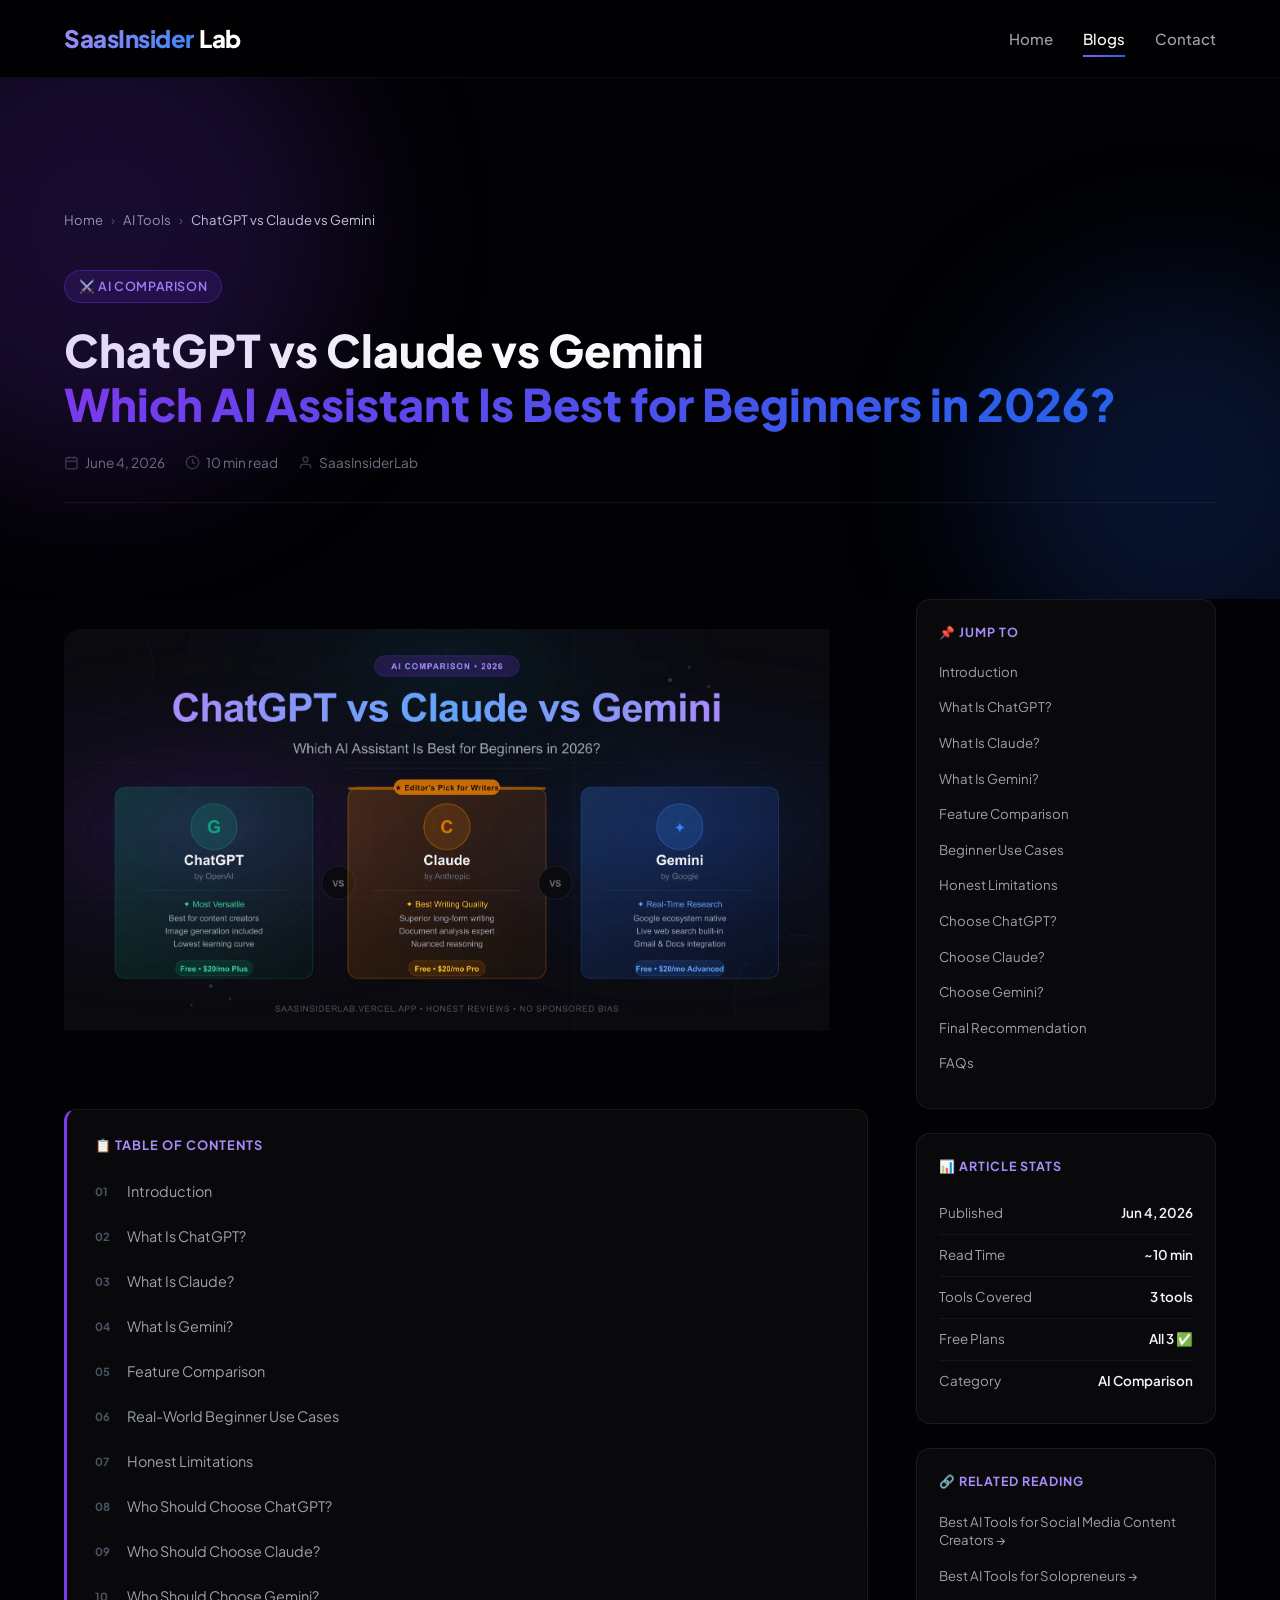
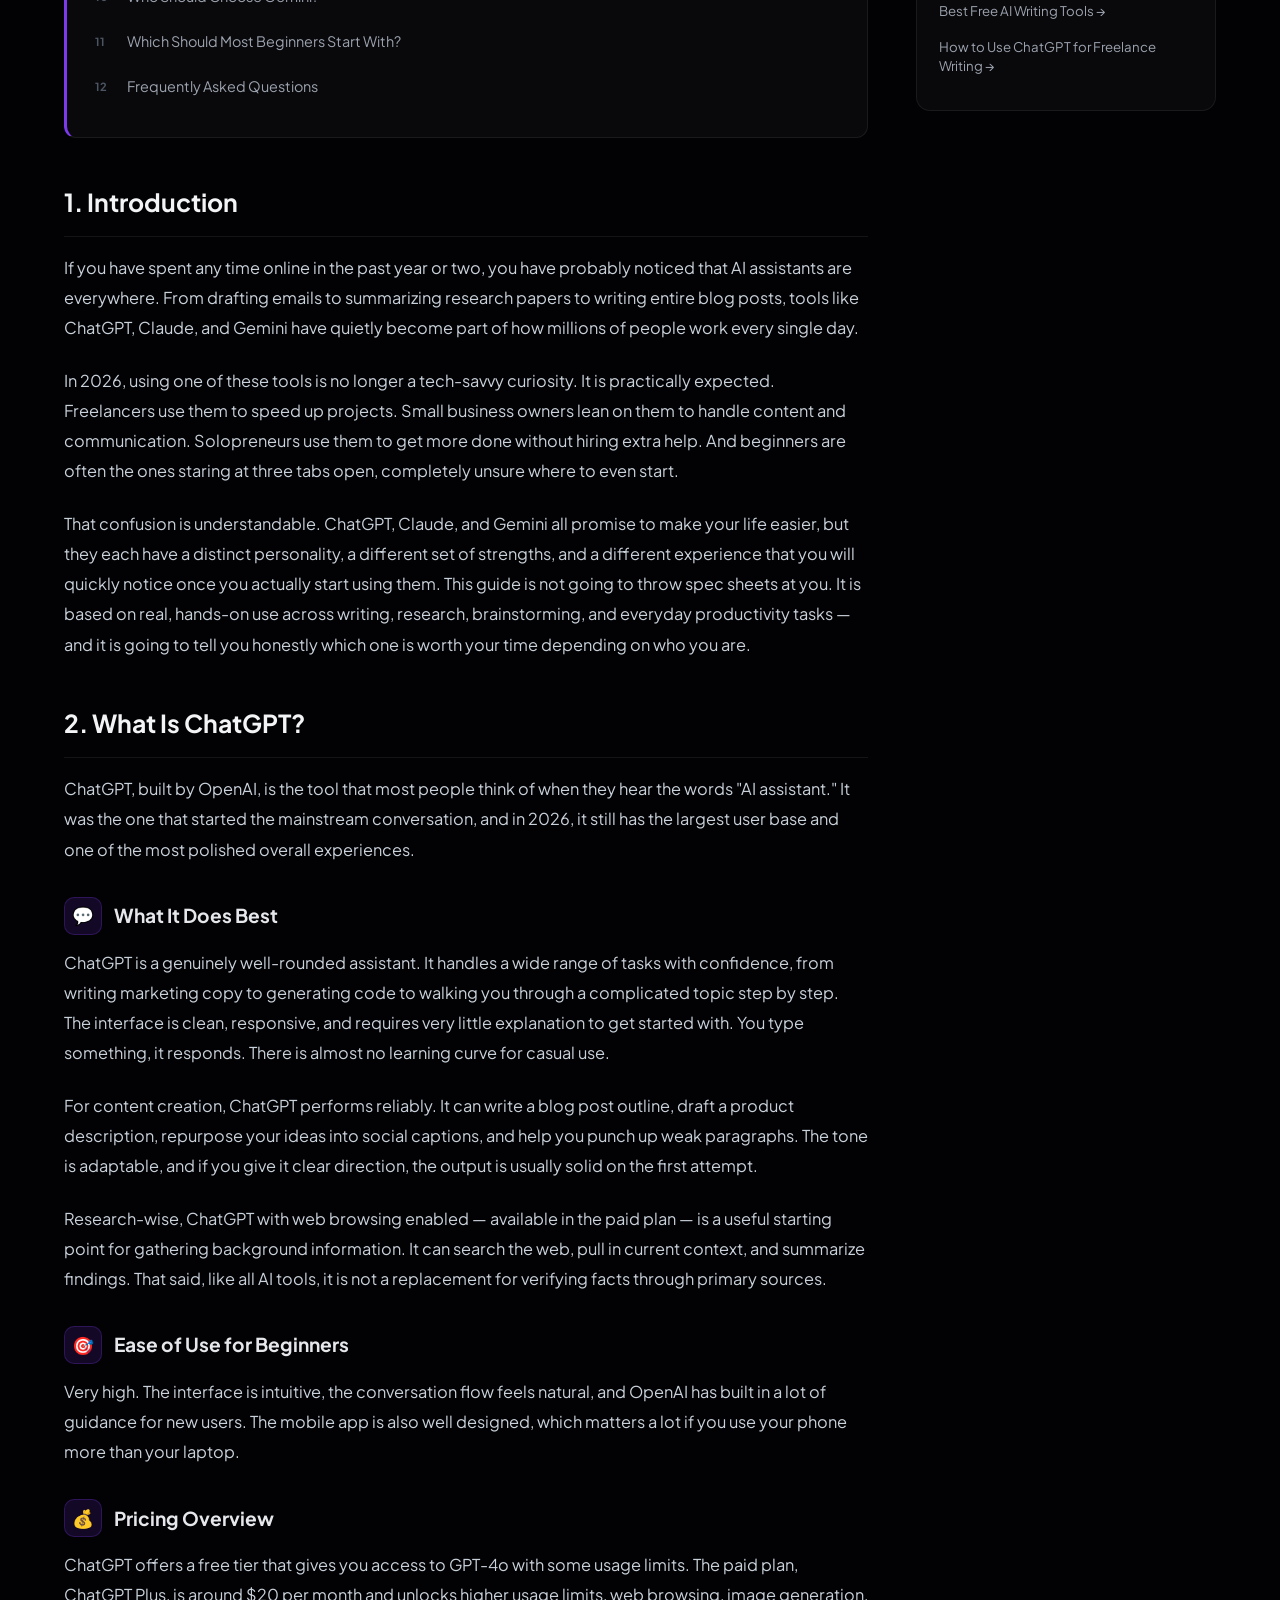
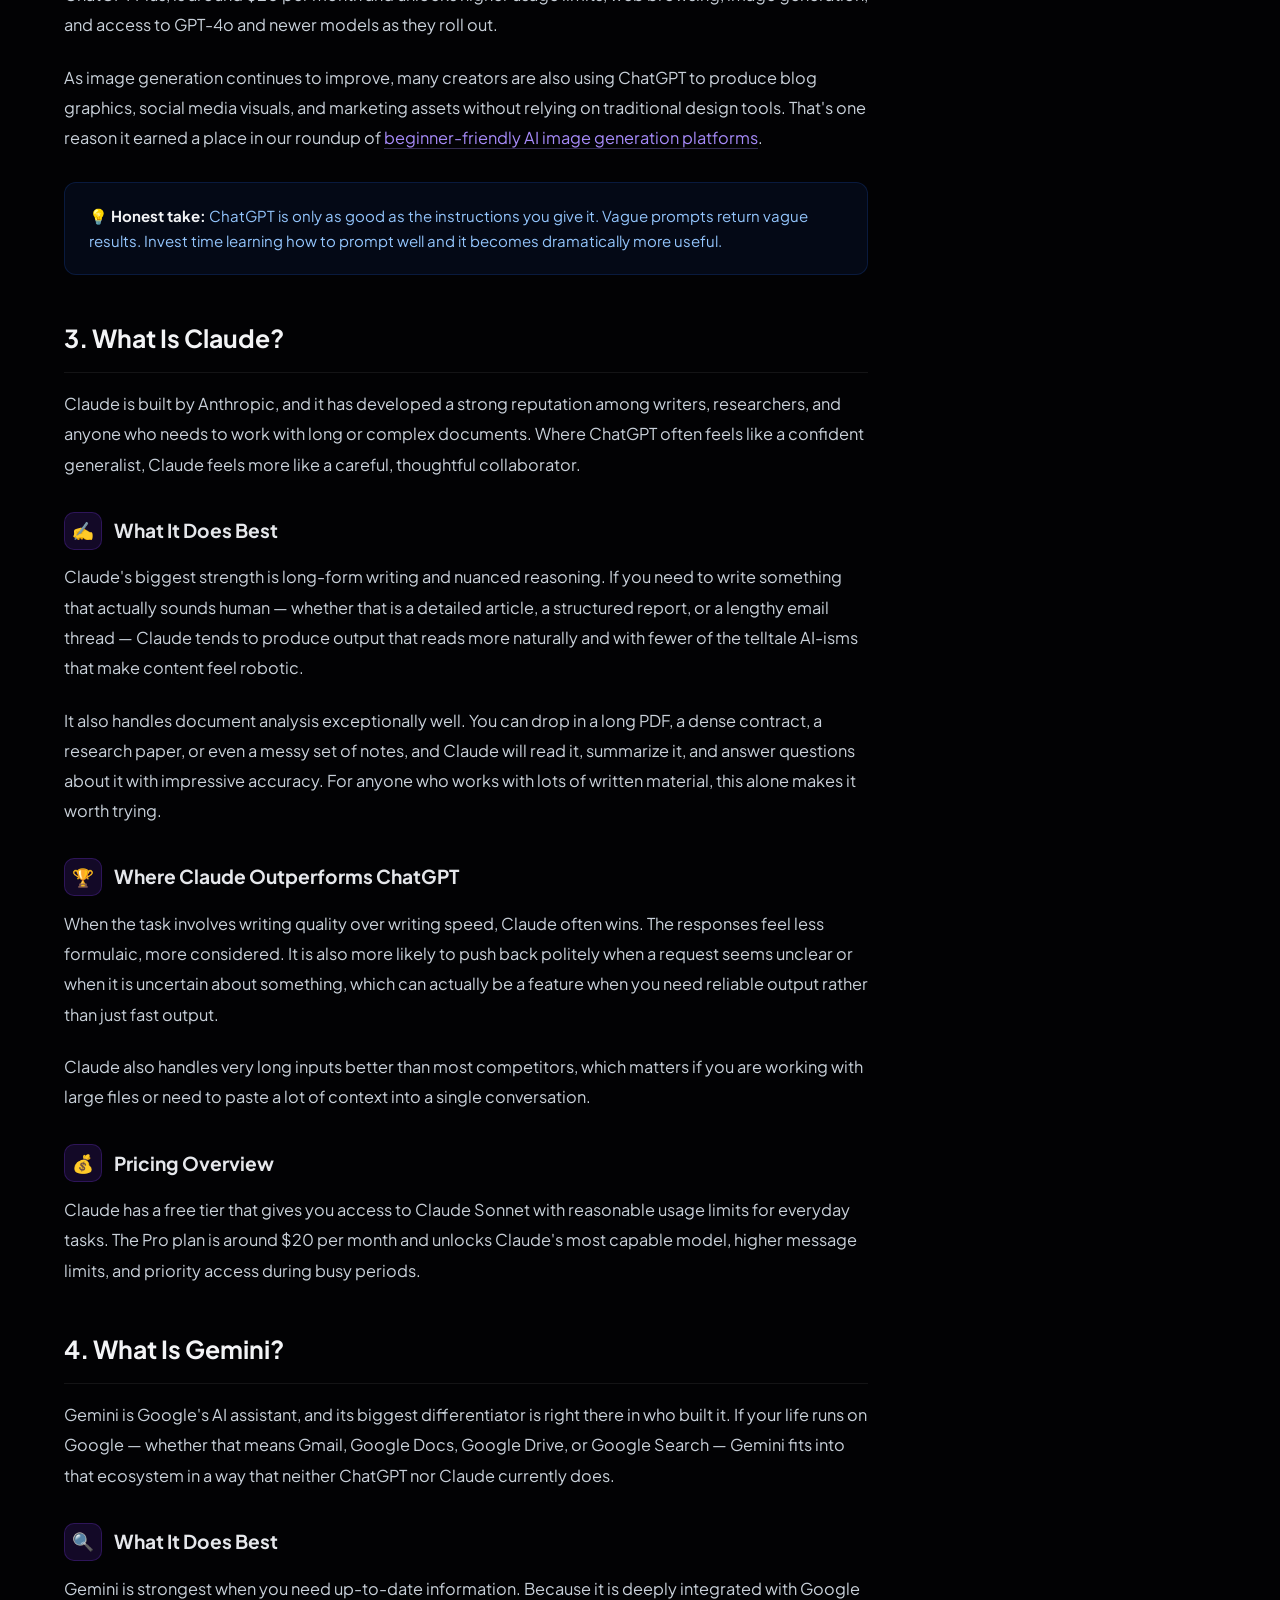
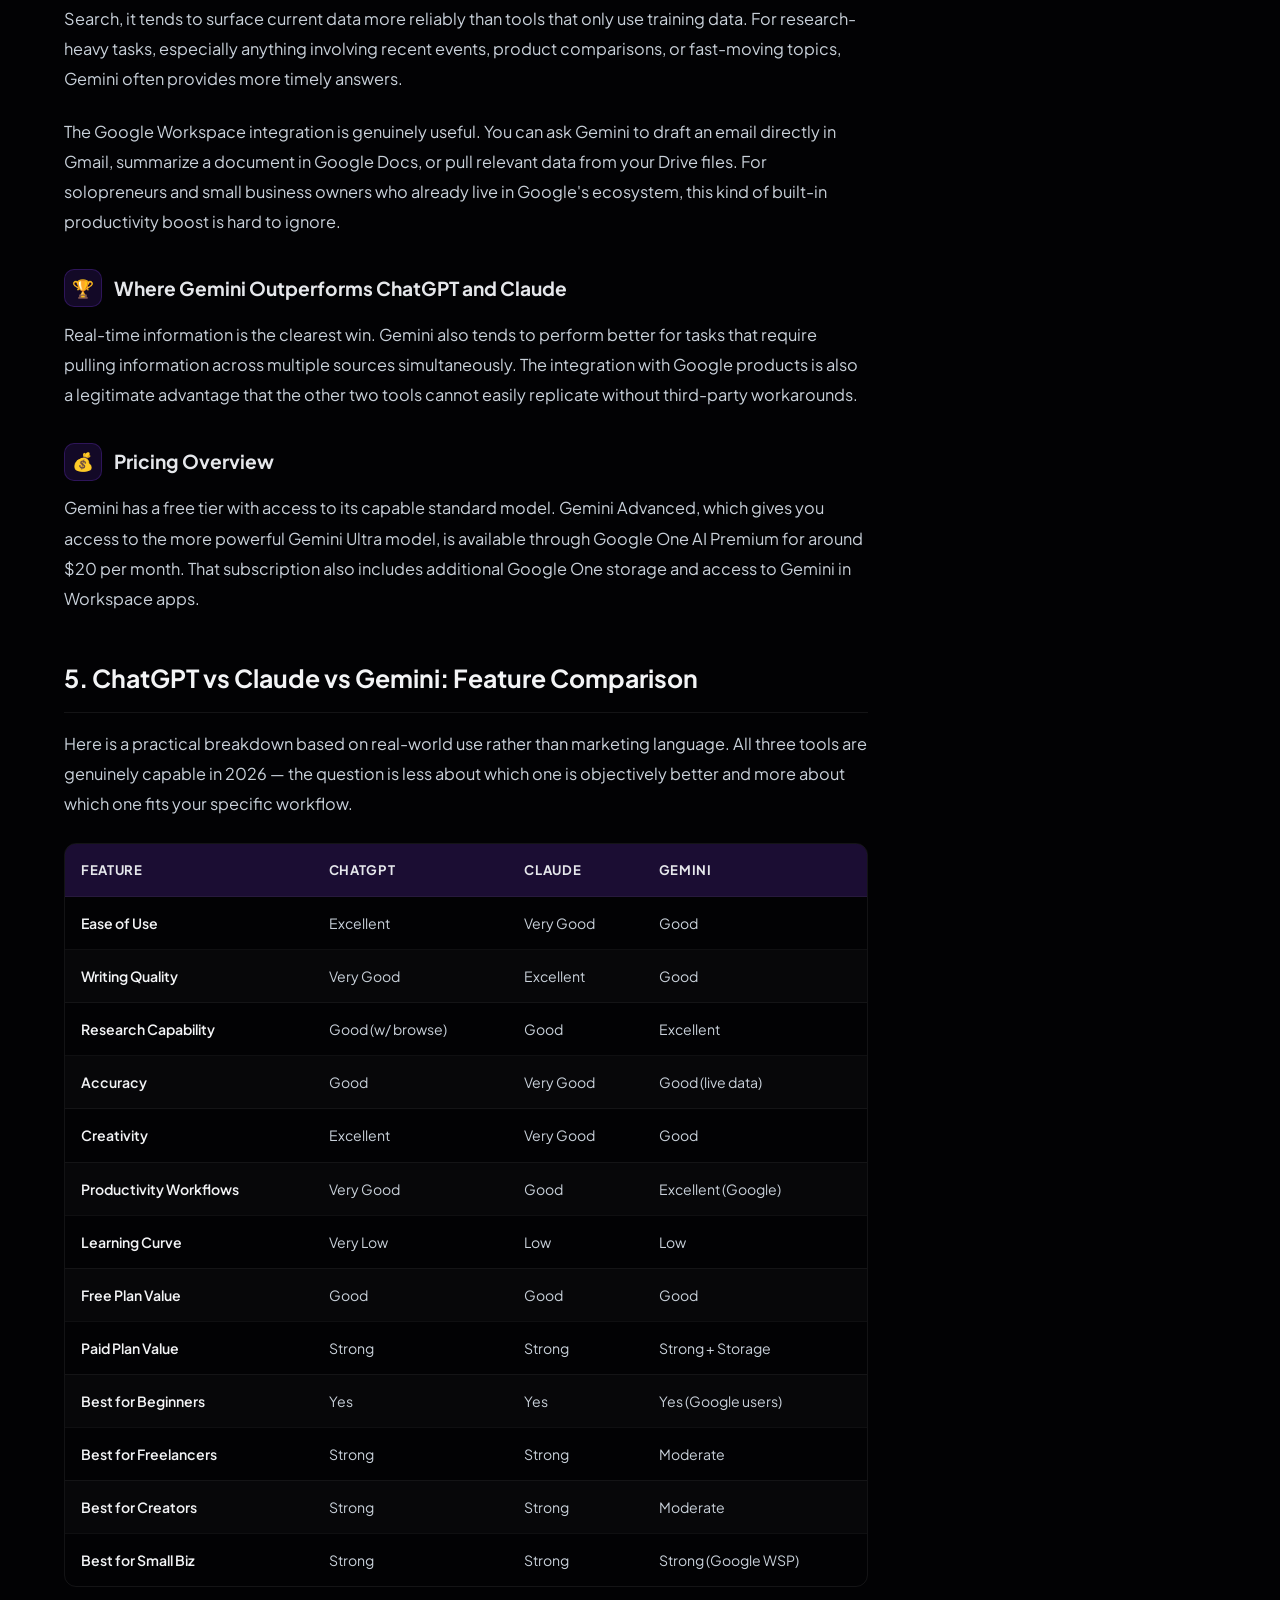
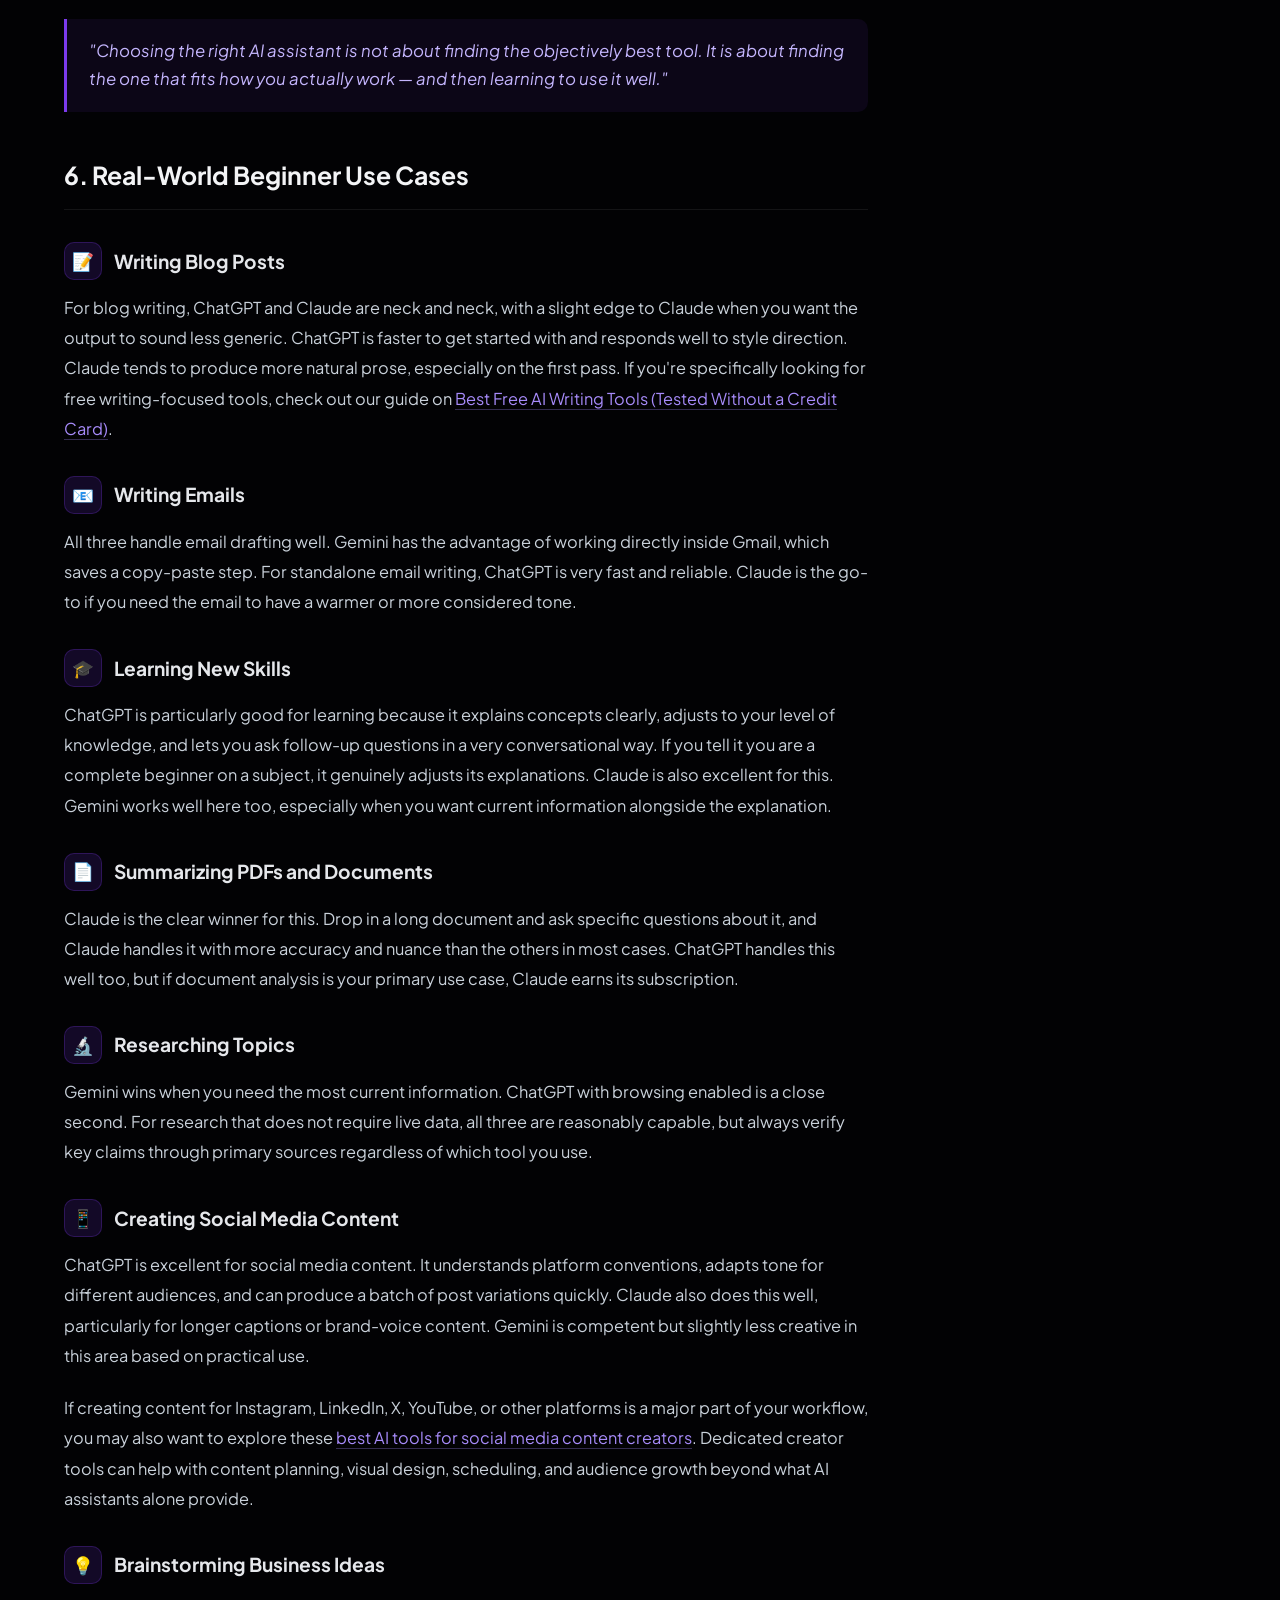
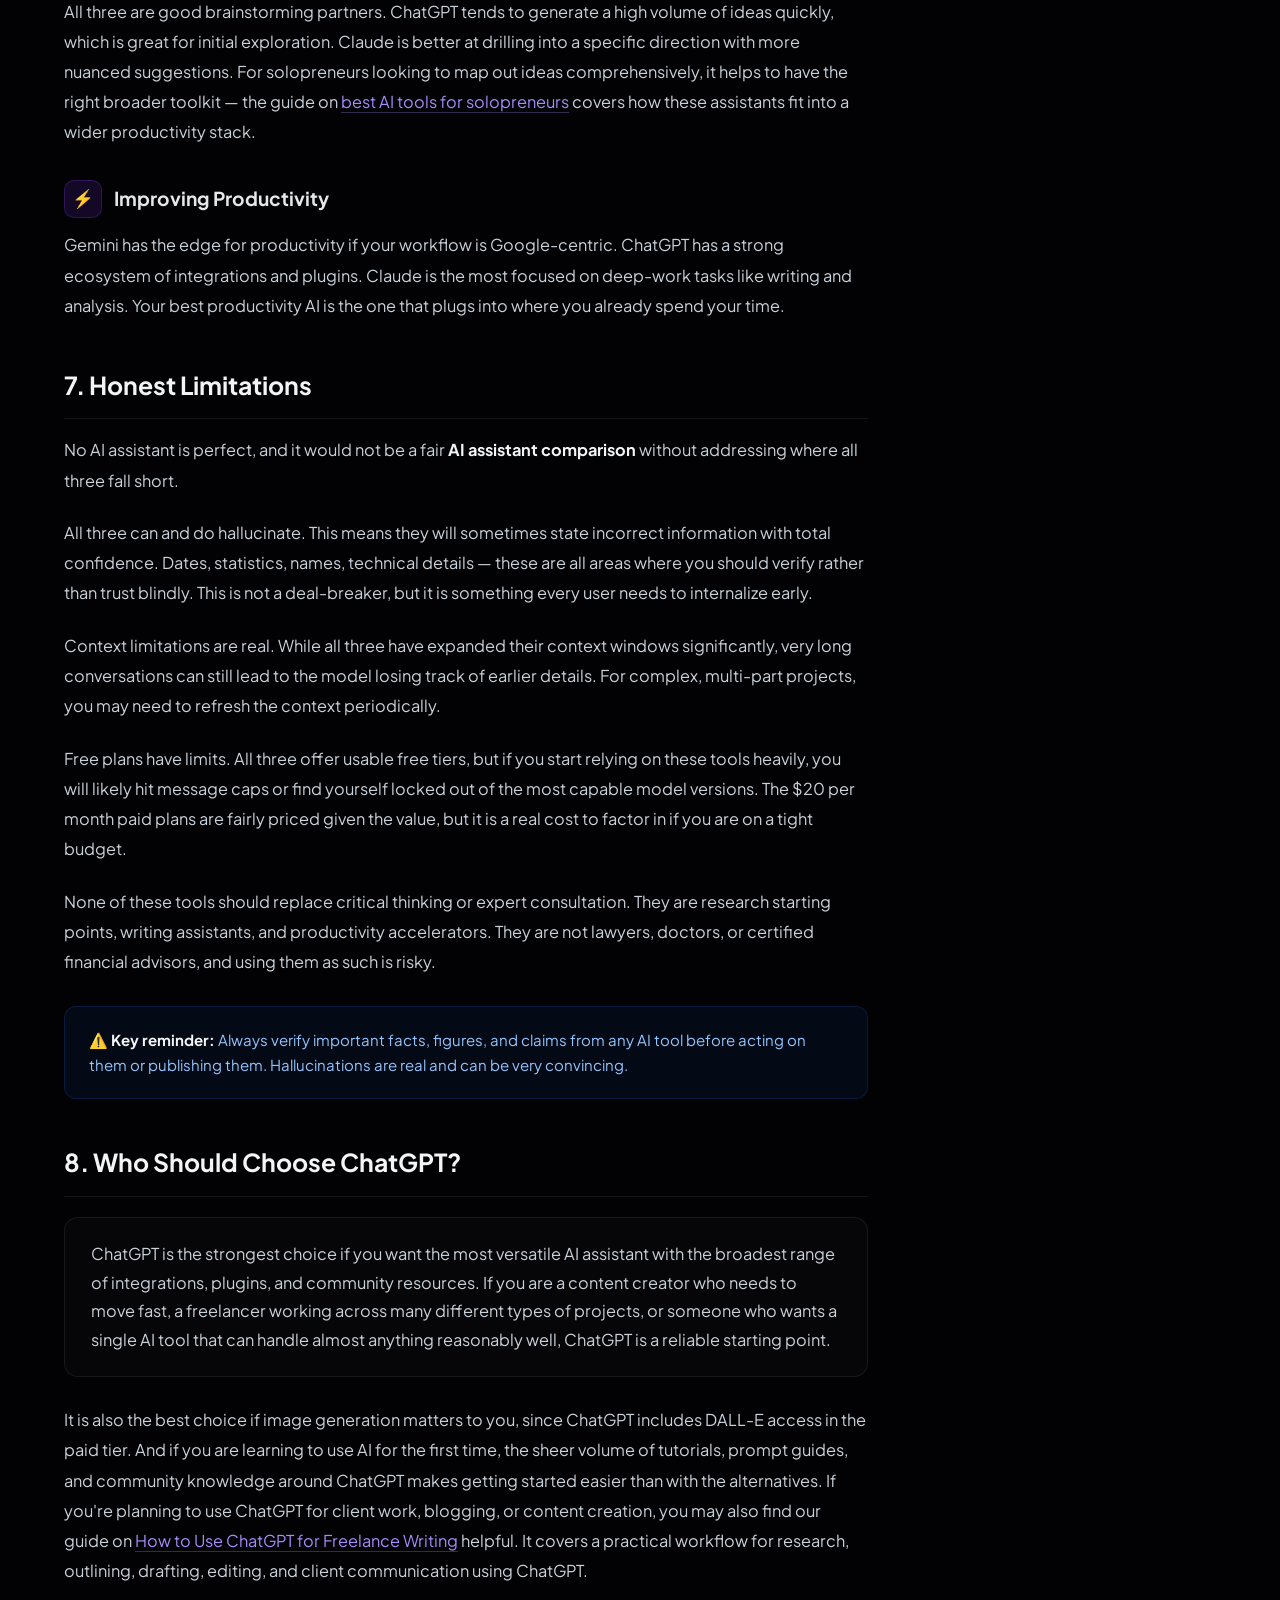
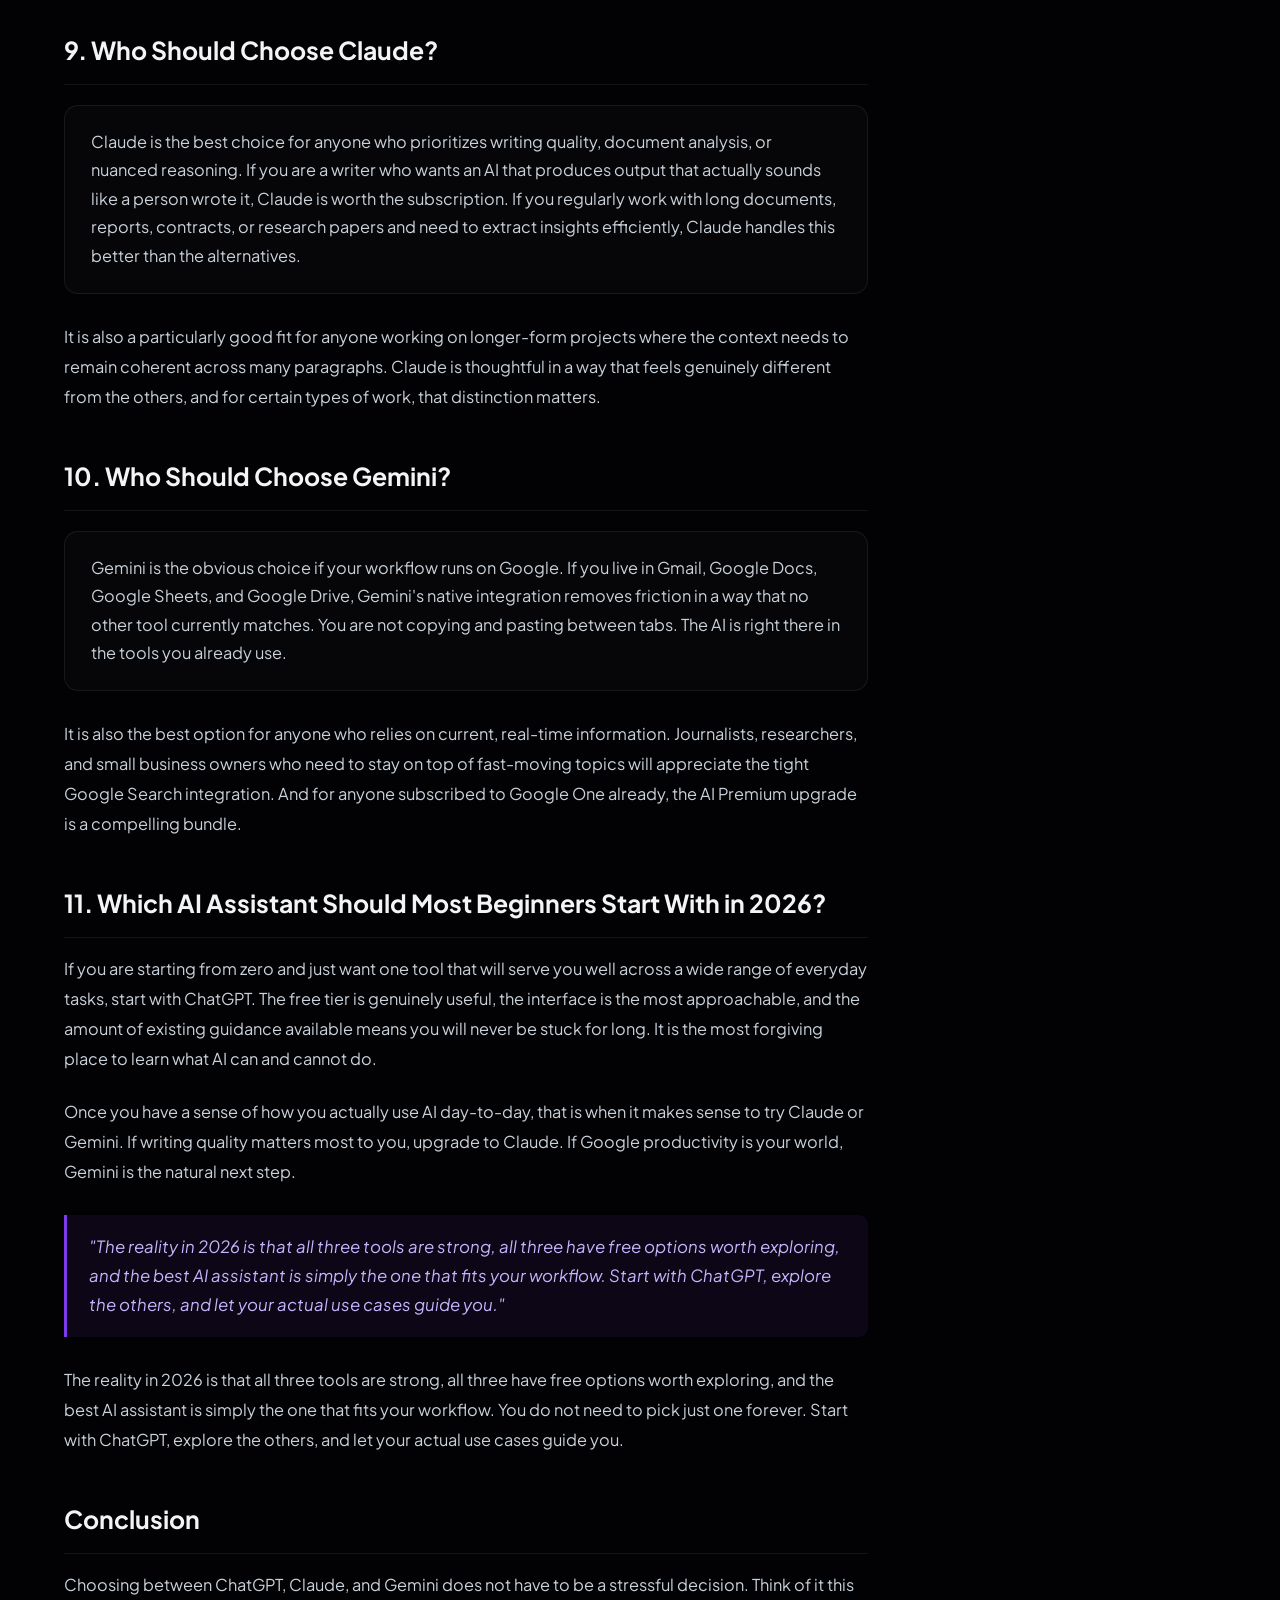
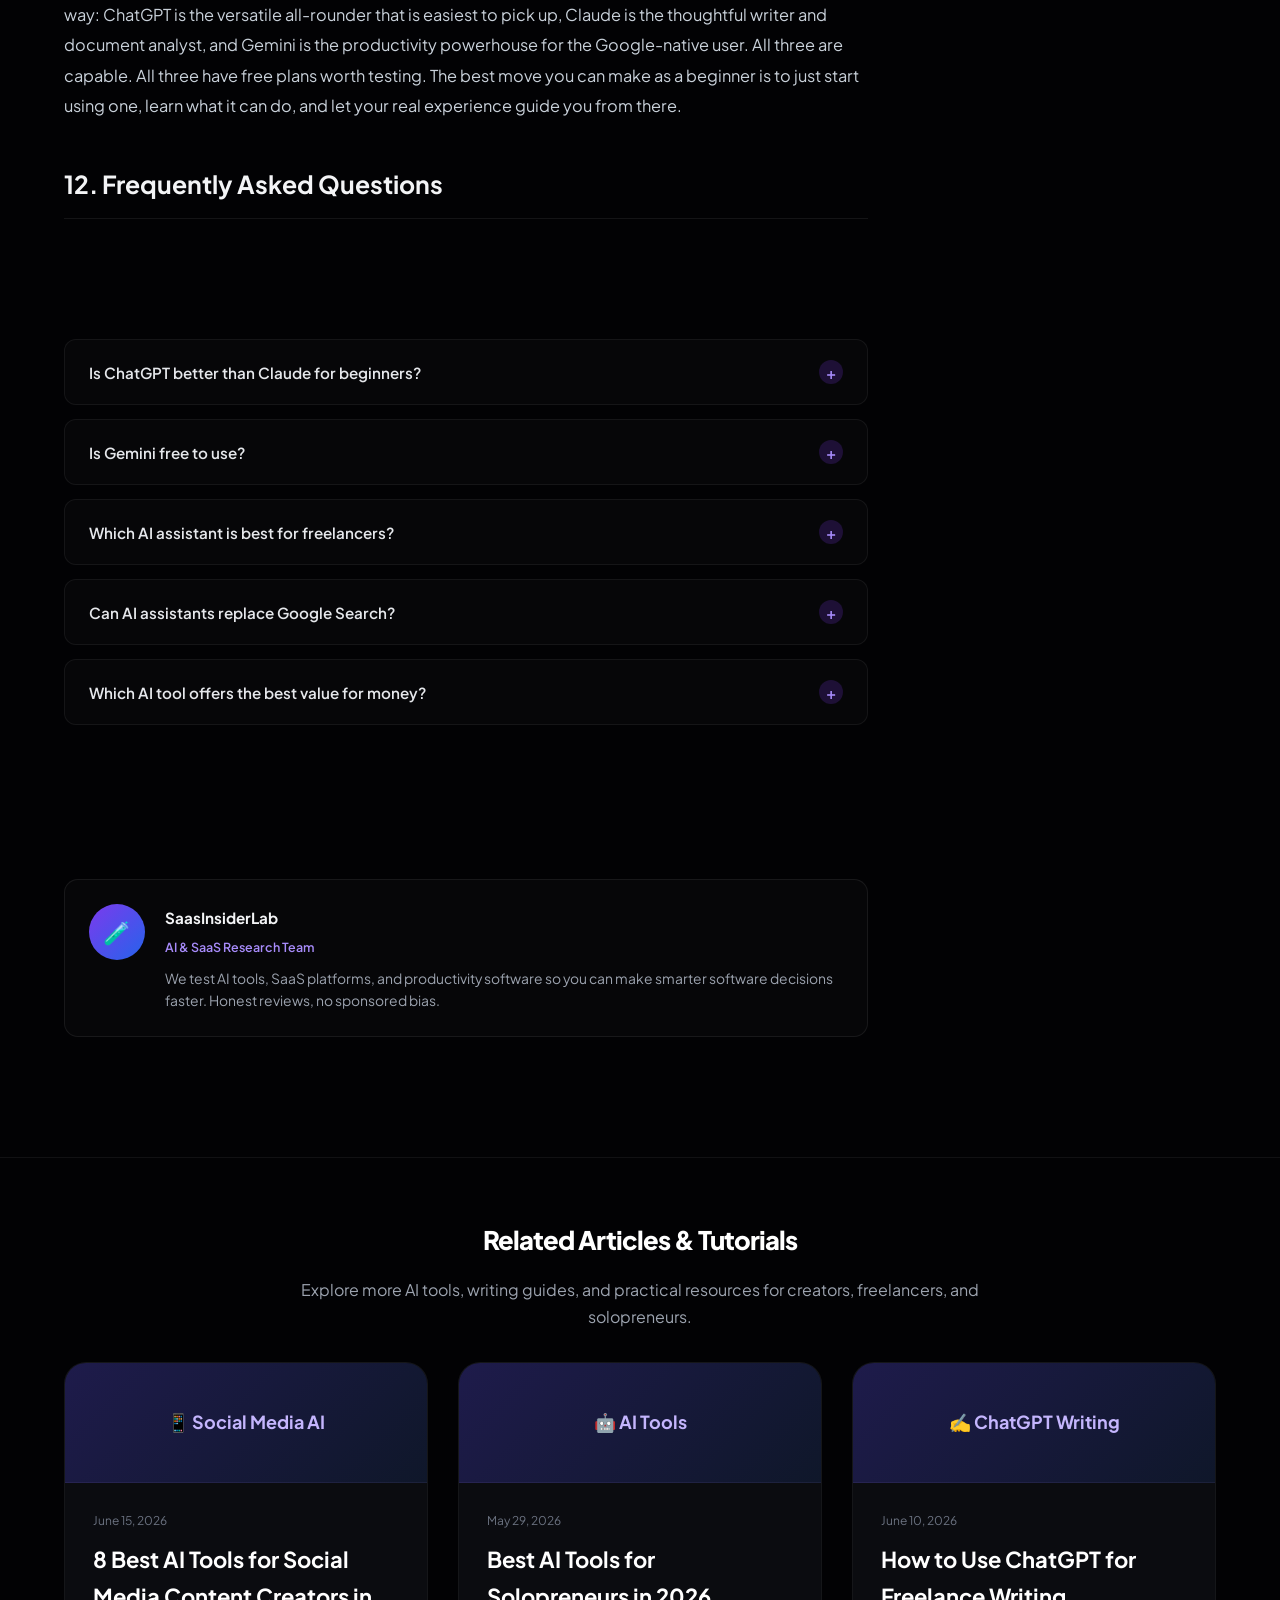
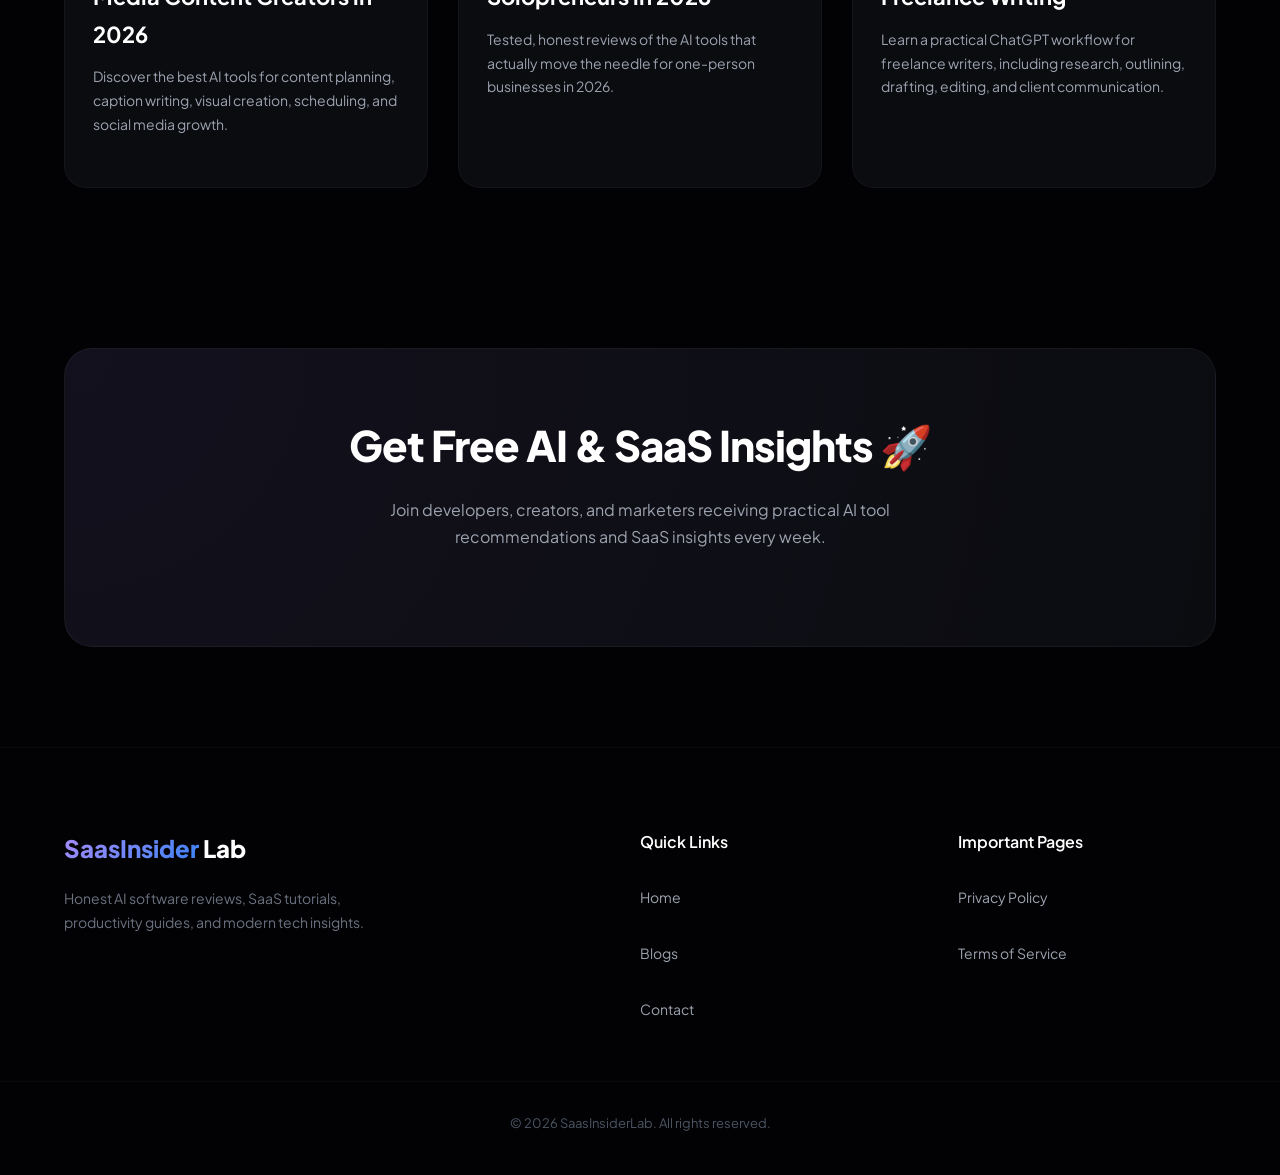
<file: chatgpt-vs-claude-vs-gemini-2026.html>
<!DOCTYPE html>
<html lang="en">

<head>

    <!-- Google Tag Manager -->
    <script>(function(w,d,s,l,i){w[l]=w[l]||[];w[l].push({'gtm.start':
    new Date().getTime(),event:'gtm.js'});var f=d.getElementsByTagName(s)[0],
    j=d.createElement(s),dl=l!='dataLayer'?'&l='+l:'';j.async=true;j.src=
    'https://www.googletagmanager.com/gtm.js?id='+i+dl;f.parentNode.insertBefore(j,f);
    })(window,document,'script','dataLayer','GTM-TZFP5LC7');</script>
    <!-- End Google Tag Manager -->

    <!-- BASIC SEO -->
    <meta charset="UTF-8">
    <meta name="viewport" content="width=device-width, initial-scale=1.0">

    <title>ChatGPT vs Claude vs Gemini: Which AI Assistant Is Best for Beginners in 2026?</title>

    <meta name="description" content="Tested all three hands-on. Here's an honest, practical breakdown of ChatGPT vs Claude vs Gemini to help beginners choose the right AI assistant in 2026.">
    <meta name="keywords" content="ChatGPT vs Claude vs Gemini, best AI assistant for beginners, ChatGPT or Claude, Claude vs Gemini, ChatGPT vs Gemini, AI tools for freelancers, AI productivity tools, AI tools for small business owners, best AI software for creators, AI assistant comparison">
    <meta name="robots" content="index, follow">
    <meta name="author" content="SaasInsiderLab">
    <meta name="theme-color" content="#050505">

    <link rel="canonical" href="https://saasinsiderlab.vercel.app/chatgpt-vs-claude-vs-gemini-2026.html">

    <!-- FAVICON -->
    <link rel="icon" type="image/png" href="favicon.png">

    <!-- OPEN GRAPH -->
    <meta property="og:title" content="ChatGPT vs Claude vs Gemini: Which AI Assistant Is Best for Beginners in 2026?">
    <meta property="og:description" content="Tested all three hands-on. Honest, practical breakdown of ChatGPT vs Claude vs Gemini to help beginners choose the right AI assistant in 2026.">
    <meta property="og:type" content="article">
    <meta property="og:url" content="https://saasinsiderlab.vercel.app/chatgpt-vs-claude-vs-gemini-2026.html">
    <meta property="og:image" content="https://saasinsiderlab.vercel.app/chatgpt-vs-claude-vs-gemini.webp">
    <meta property="article:published_time" content="2026-06-04">
    <meta property="article:modified_time" content="2026-06-04">
    <meta property="article:author" content="SaasInsiderLab">

    <!-- TWITTER -->
    <meta name="twitter:card" content="summary_large_image">
    <meta name="twitter:title" content="ChatGPT vs Claude vs Gemini: Which AI Assistant Is Best for Beginners in 2026?">
    <meta name="twitter:description" content="Tested all three hands-on. Honest, practical breakdown of ChatGPT vs Claude vs Gemini to help beginners choose the right AI assistant in 2026.">
    <meta name="twitter:image" content="https://saasinsiderlab.vercel.app/chatgpt-vs-claude-vs-gemini.webp">

    <!-- FONTS -->
    <link rel="preconnect" href="https://fonts.googleapis.com">
    <link rel="preconnect" href="https://fonts.gstatic.com" crossorigin>
    <link href="https://fonts.googleapis.com/css2?family=Plus+Jakarta+Sans:wght@300;400;500;600;700;800&display=swap" rel="stylesheet">

    <!-- CSS -->
    <link rel="stylesheet" href="style.css">

    <!-- ARTICLE SCHEMA -->
    <script type="application/ld+json">
    {
        "@context": "https://schema.org",
        "@type": "Article",
        "headline": "ChatGPT vs Claude vs Gemini: Which AI Assistant Is Best for Beginners in 2026?",
        "description": "Tested all three hands-on. Honest, practical breakdown of ChatGPT vs Claude vs Gemini to help beginners choose the right AI assistant in 2026.",
        "author": {
            "@type": "Organization",
            "name": "SaasInsiderLab",
            "url": "https://saasinsiderlab.vercel.app"
        },
        "publisher": {
            "@type": "Organization",
            "name": "SaasInsiderLab",
            "logo": {
                "@type": "ImageObject",
                "url": "https://saasinsiderlab.vercel.app/logo.png"
            }
        },
        "datePublished": "2026-06-04",
        "dateModified": "2026-06-04",
        "mainEntityOfPage": {
            "@type": "WebPage",
            "@id": "https://saasinsiderlab.vercel.app/chatgpt-vs-claude-vs-gemini-2026.html"
        },
        "image": {
            "@type": "ImageObject",
            "url": "https://saasinsiderlab.vercel.app/chatgpt-vs-claude-vs-gemini.webp",
            "width": 1200,
            "height": 630
        }
    }
    </script>

    <!-- FAQ SCHEMA -->
    <script type="application/ld+json">
    {
        "@context": "https://schema.org",
        "@type": "FAQPage",
        "mainEntity": [
            {
                "@type": "Question",
                "name": "Is ChatGPT better than Claude for beginners?",
                "acceptedAnswer": {
                    "@type": "Answer",
                    "text": "ChatGPT tends to have a slightly lower learning curve for absolute beginners because of its polished interface. Claude is also very approachable and may be better for those focused on writing or document analysis. Both are worth trying on their free plans."
                }
            },
            {
                "@type": "Question",
                "name": "Is Gemini free to use?",
                "acceptedAnswer": {
                    "@type": "Answer",
                    "text": "Yes. Gemini has a free tier. Gemini Advanced costs around $20/month via Google One AI Premium and adds the Ultra model plus deeper Workspace integrations."
                }
            },
            {
                "@type": "Question",
                "name": "Which AI assistant is best for freelancers?",
                "acceptedAnswer": {
                    "@type": "Answer",
                    "text": "ChatGPT is excellent for versatile freelance work. Claude suits writing-heavy or document-focused freelancers. Gemini works best for freelancers already in the Google ecosystem."
                }
            },
            {
                "@type": "Question",
                "name": "Can AI assistants replace Google Search?",
                "acceptedAnswer": {
                    "@type": "Answer",
                    "text": "Not entirely. AI assistants are great for synthesis and explanation but can produce inaccurate information. Traditional search engines remain important for finding sources and current information."
                }
            },
            {
                "@type": "Question",
                "name": "Which AI tool offers the best value for money?",
                "acceptedAnswer": {
                    "@type": "Answer",
                    "text": "All three paid plans offer strong value at around $20/month. ChatGPT Plus for versatility, Claude Pro for writing and analysis, Gemini Advanced for Google-integrated workflows. Test free tiers first."
                }
            }
        ]
    }
    </script>

    <!-- BREADCRUMB SCHEMA -->
    <script type="application/ld+json">
    {
        "@context": "https://schema.org",
        "@type": "BreadcrumbList",
        "itemListElement": [
            { "@type": "ListItem", "position": 1, "name": "Home", "item": "https://saasinsiderlab.vercel.app" },
            { "@type": "ListItem", "position": 2, "name": "AI Tools", "item": "https://saasinsiderlab.vercel.app/blog.html" },
            { "@type": "ListItem", "position": 3, "name": "ChatGPT vs Claude vs Gemini", "item": "https://saasinsiderlab.vercel.app/chatgpt-vs-claude-vs-gemini-2026.html" }
        ]
    }
    </script>

    <!-- BLOG PAGE STYLES -->
    <style>
        /* ── BLOG HERO ─────────────────────────────────────── */
        .blog-hero {
            padding: 120px 0 60px;
            position: relative;
            overflow: hidden;
        }
        .blog-hero .blur {
            position: absolute;
            border-radius: 50%;
            filter: blur(80px);
            opacity: 0.18;
            pointer-events: none;
        }
        .blog-hero .blur.one {
            width: 500px; height: 500px;
            background: #7c3aed;
            top: -100px; left: -150px;
        }
        .blog-hero .blur.two {
            width: 400px; height: 400px;
            background: #2563eb;
            bottom: -80px; right: -100px;
        }

        /* ── BREADCRUMB ────────────────────────────────────── */
        .breadcrumb {
            display: flex;
            align-items: center;
            gap: 8px;
            font-size: 0.82rem;
            color: #9ca3af;
            margin-bottom: 28px;
            flex-wrap: wrap;
        }
        .breadcrumb a {
            color: #9ca3af;
            text-decoration: none;
            transition: color 0.2s;
            min-height: 44px;
            display: inline-flex;
            align-items: center;
        }
        .breadcrumb a:hover { color: #a78bfa; }
        .breadcrumb span { color: #4b5563; }
        .breadcrumb .current { color: #d1d5db; }

        /* ── ARTICLE META ──────────────────────────────────── */
        .article-category-badge {
            display: inline-block;
            background: rgba(124,58,237,0.15);
            color: #a78bfa;
            border: 1px solid rgba(124,58,237,0.3);
            padding: 5px 14px;
            border-radius: 20px;
            font-size: 0.78rem;
            font-weight: 600;
            letter-spacing: 0.05em;
            text-transform: uppercase;
            margin-bottom: 20px;
        }
        .article-title {
            font-size: clamp(1.6rem, 5vw, 2.8rem);
            font-weight: 800;
            line-height: 1.2;
            color: #f9fafb;
            margin-bottom: 20px;
            word-break: break-word;
            overflow-wrap: break-word;
        }
        .article-title .gradient-text {
            background: linear-gradient(135deg, #7c3aed, #2563eb);
            -webkit-background-clip: text;
            -webkit-text-fill-color: transparent;
            background-clip: text;
        }
        .article-meta-row {
            display: flex;
            align-items: center;
            gap: 20px;
            flex-wrap: wrap;
            font-size: 0.85rem;
            color: #6b7280;
            margin-bottom: 36px;
            padding-bottom: 28px;
            border-bottom: 1px solid rgba(255,255,255,0.06);
        }
        .article-meta-row .meta-item {
            display: flex;
            align-items: center;
            gap: 6px;
        }
        .article-meta-row .meta-item svg {
            width: 15px; height: 15px;
            opacity: 0.5;
            flex-shrink: 0;
        }

        /* ── LAYOUT ────────────────────────────────────────── */
        .article-layout {
            display: grid;
            grid-template-columns: 1fr 300px;
            gap: 48px;
            align-items: start;
            padding-bottom: 80px;
        }
        @media (max-width: 900px) {
            .article-layout {
                grid-template-columns: 1fr;
                padding-bottom: 40px;
            }
            .article-sidebar { display: none; }
        }

        /* ── FEATURED IMAGE ────────────────────────────────── */
        .featured-image-block {
            width: 100%;
            max-width: 100%;
            margin-bottom: 40px;
            border-radius: 16px;
            overflow: hidden;
        }
        .featured-image {
            width: 100%;
            height: auto;
            display: block;
            border-radius: 16px;
            max-width: 100%;
        }

        /* ── ARTICLE BODY ──────────────────────────────────── */
        .article-body {
            color: #d1d5db;
            font-size: 1.02rem;
            line-height: 1.85;
            min-width: 0;
            overflow-wrap: break-word;
            word-break: break-word;
        }
        .article-body p {
            margin-bottom: 1.4rem;
            color: #c9d1da;
        }
        .article-body h2 {
            font-size: 1.55rem;
            font-weight: 700;
            color: #f3f4f6;
            margin: 2.6rem 0 1rem;
            padding-bottom: 10px;
            border-bottom: 1px solid rgba(255,255,255,0.07);
            word-break: break-word;
        }
        .article-body h3 {
            font-size: 1.2rem;
            font-weight: 700;
            color: #e5e7eb;
            margin: 2rem 0 0.8rem;
            word-break: break-word;
        }
        .article-body strong { color: #f3f4f6; }
        .article-body a {
            color: #a78bfa;
            text-decoration: none;
            border-bottom: 1px solid rgba(167,139,250,0.3);
            transition: border-color 0.2s, color 0.2s;
        }
        .article-body a:hover {
            color: #c4b5fd;
            border-color: rgba(196,181,253,0.5);
        }

        /* ── TABLE OF CONTENTS ─────────────────────────────── */
        .toc-box {
            background: rgba(255,255,255,0.03);
            border: 1px solid rgba(255,255,255,0.07);
            border-left: 3px solid #7c3aed;
            border-radius: 12px;
            padding: 24px 28px;
            margin-bottom: 40px;
        }
        .toc-box h4 {
            font-size: 0.8rem;
            font-weight: 700;
            text-transform: uppercase;
            letter-spacing: 0.08em;
            color: #a78bfa;
            margin-bottom: 16px;
        }
        .toc-list {
            list-style: none;
            padding: 0; margin: 0;
            counter-reset: toc;
        }
        .toc-list li {
            counter-increment: toc;
            margin-bottom: 9px;
        }
        .toc-list li a {
            color: #9ca3af !important;
            font-size: 0.9rem;
            text-decoration: none !important;
            border-bottom: none !important;
            display: flex;
            align-items: center;
            gap: 10px;
            transition: color 0.2s;
            min-height: 36px;
        }
        .toc-list li a:hover { color: #c4b5fd !important; }
        .toc-list li a::before {
            content: counter(toc, decimal-leading-zero);
            font-size: 0.7rem;
            font-weight: 700;
            color: #4b5563;
            min-width: 22px;
            flex-shrink: 0;
        }

        /* ── COMPARISON TABLE ──────────────────────────────── */
        .comparison-table-wrap {
            overflow-x: auto;
            margin: 24px 0 32px;
            border-radius: 12px;
            border: 1px solid rgba(255,255,255,0.07);
            -webkit-overflow-scrolling: touch;
        }
        .comparison-table {
            width: 100%;
            border-collapse: collapse;
            font-size: 0.88rem;
            min-width: 520px;
        }
        .comparison-table thead tr {
            background: rgba(124,58,237,0.2);
        }
        .comparison-table thead th {
            padding: 14px 16px;
            text-align: left;
            font-weight: 700;
            color: #e5e7eb;
            font-size: 0.82rem;
            text-transform: uppercase;
            letter-spacing: 0.05em;
            white-space: nowrap;
        }
        .comparison-table tbody tr {
            border-top: 1px solid rgba(255,255,255,0.05);
            transition: background 0.15s;
        }
        .comparison-table tbody tr:hover {
            background: rgba(255,255,255,0.03);
        }
        .comparison-table tbody tr:nth-child(even) {
            background: rgba(255,255,255,0.02);
        }
        .comparison-table tbody tr:nth-child(even):hover {
            background: rgba(255,255,255,0.04);
        }
        .comparison-table td {
            padding: 13px 16px;
            color: #c9d1da;
            vertical-align: top;
        }
        .comparison-table td:first-child {
            font-weight: 600;
            color: #f3f4f6;
            white-space: nowrap;
        }

        /* ── HIGHLIGHT QUOTE ───────────────────────────────── */
        .highlight-quote {
            background: rgba(124,58,237,0.08);
            border-left: 3px solid #7c3aed;
            border-radius: 0 10px 10px 0;
            padding: 18px 22px;
            margin: 28px 0;
            color: #c4b5fd;
            font-style: italic;
            font-size: 1.05rem;
            line-height: 1.7;
        }

        /* ── SECTION CALLOUT ───────────────────────────────── */
        .section-callout {
            background: rgba(37,99,235,0.08);
            border: 1px solid rgba(37,99,235,0.18);
            border-radius: 12px;
            padding: 20px 24px;
            margin: 28px 0;
            color: #93c5fd;
            font-size: 0.94rem;
            line-height: 1.7;
        }

        /* ── TOOL HEADING BADGE ────────────────────────────── */
        .tool-heading-wrap {
            display: flex;
            align-items: center;
            gap: 12px;
            margin: 2rem 0 0.8rem;
        }
        .tool-emoji {
            width: 38px; height: 38px;
            background: rgba(124,58,237,0.15);
            border: 1px solid rgba(124,58,237,0.25);
            border-radius: 10px;
            display: flex;
            align-items: center;
            justify-content: center;
            font-size: 1.1rem;
            flex-shrink: 0;
        }
        .tool-heading-wrap h3 {
            margin: 0;
            font-size: 1.2rem;
            font-weight: 700;
            color: #e5e7eb;
        }

        /* ── PICK BOX ──────────────────────────────────────── */
        .pick-box {
            background: rgba(255,255,255,0.02);
            border: 1px solid rgba(255,255,255,0.07);
            border-radius: 14px;
            padding: 22px 26px;
            margin: 20px 0 28px;
        }
        .pick-box p {
            margin: 0;
            color: #c9d1da;
            line-height: 1.75;
        }

        /* ── SIDEBAR ───────────────────────────────────────── */
        .article-sidebar {
            position: sticky;
            top: 90px;
        }
        .sidebar-widget {
            background: rgba(255,255,255,0.03);
            border: 1px solid rgba(255,255,255,0.07);
            border-radius: 14px;
            padding: 22px;
            margin-bottom: 24px;
        }
        .sidebar-widget h5 {
            font-size: 0.78rem;
            font-weight: 700;
            text-transform: uppercase;
            letter-spacing: 0.08em;
            color: #a78bfa;
            margin-bottom: 16px;
        }
        .sidebar-toc-list {
            list-style: none;
            padding: 0; margin: 0;
        }
        .sidebar-toc-list li { margin-bottom: 8px; }
        .sidebar-toc-list li a {
            color: #9ca3af;
            font-size: 0.83rem;
            text-decoration: none;
            line-height: 1.4;
            display: block;
            padding: 4px 0;
            border-bottom: 1px solid transparent !important;
            transition: color 0.2s;
        }
        .sidebar-toc-list li a:hover { color: #c4b5fd; }
        .sidebar-stat {
            display: flex;
            justify-content: space-between;
            align-items: center;
            padding: 9px 0;
            border-bottom: 1px solid rgba(255,255,255,0.05);
            font-size: 0.84rem;
        }
        .sidebar-stat:last-child { border-bottom: none; }
        .sidebar-stat span:first-child { color: #9ca3af; }
        .sidebar-stat span:last-child { color: #f3f4f6; font-weight: 600; }

        /* ── FAQ SECTION ───────────────────────────────────── */
        .faq-section { margin-top: 20px; }
        .faq-item {
            background: rgba(255,255,255,0.02);
            border: 1px solid rgba(255,255,255,0.06);
            border-radius: 12px;
            margin-bottom: 14px;
            overflow: hidden;
        }
        .faq-question {
            width: 100%;
            background: none;
            border: none;
            padding: 20px 24px;
            text-align: left;
            cursor: pointer;
            display: flex;
            justify-content: space-between;
            align-items: center;
            gap: 16px;
            color: #e5e7eb;
            font-size: 0.95rem;
            font-weight: 600;
            font-family: 'Plus Jakarta Sans', sans-serif;
            transition: background 0.2s;
            min-height: 44px;
        }
        .faq-question:hover { background: rgba(255,255,255,0.03); }
        .faq-question .faq-icon {
            flex-shrink: 0;
            width: 24px; height: 24px;
            background: rgba(124,58,237,0.2);
            border-radius: 50%;
            display: flex;
            align-items: center;
            justify-content: center;
            font-size: 1rem;
            color: #a78bfa;
            transition: transform 0.3s;
        }
        .faq-item.open .faq-icon { transform: rotate(45deg); }
        .faq-answer {
            padding: 0 24px;
            max-height: 0;
            overflow: hidden;
            transition: max-height 0.35s ease, padding 0.3s ease;
        }
        .faq-item.open .faq-answer {
            max-height: 500px;
            padding: 0 24px 20px;
        }
        .faq-answer p {
            color: #9ca3af;
            font-size: 0.94rem;
            line-height: 1.75;
            margin: 0;
        }

        /* ── AUTHOR BOX ────────────────────────────────────── */
        .author-box {
            display: flex;
            align-items: flex-start;
            gap: 20px;
            background: rgba(255,255,255,0.02);
            border: 1px solid rgba(255,255,255,0.07);
            border-radius: 14px;
            padding: 24px;
            margin: 40px 0;
        }
        .author-avatar {
            width: 56px; height: 56px;
            border-radius: 50%;
            background: linear-gradient(135deg, #7c3aed, #2563eb);
            display: flex;
            align-items: center;
            justify-content: center;
            font-size: 1.4rem;
            flex-shrink: 0;
        }
        .author-info h5 {
            font-size: 0.95rem;
            font-weight: 700;
            color: #f3f4f6;
            margin-bottom: 4px;
        }
        .author-info .author-role {
            font-size: 0.78rem;
            color: #a78bfa;
            font-weight: 600;
            margin-bottom: 8px;
            display: block;
        }
        .author-info p {
            font-size: 0.87rem;
            color: #9ca3af;
            line-height: 1.6;
            margin: 0;
        }

        /* ── RELATED ARTICLES ──────────────────────────────── */
        .related-section {
            padding: 60px 0;
            border-top: 1px solid rgba(255,255,255,0.06);
        }
        .related-section .section-title {
            margin-bottom: 32px;
        }
        .related-section .section-title h2 {
            font-size: 1.6rem;
        }

        /* ── MOBILE ────────────────────────────────────────── */
        @media (max-width: 768px) {
            .blog-hero { padding: 90px 0 40px; }
            .blog-hero .blur.one { width: 260px; height: 260px; left: -80px; }
            .blog-hero .blur.two { width: 220px; height: 220px; right: -60px; }
            .toc-box { padding: 18px 16px; }
            .highlight-quote { padding: 14px 16px; font-size: 0.97rem; }
            .section-callout { padding: 16px 18px; font-size: 0.9rem; }
            .author-box { flex-direction: column; align-items: flex-start; }
            .faq-question { font-size: 0.88rem; padding: 16px 18px; }
            .faq-answer { padding: 0 18px; }
            .faq-item.open .faq-answer { padding: 0 18px 18px; }
            .article-body h2 { font-size: 1.3rem; }
            .article-body h3 { font-size: 1.08rem; }
            .related-section .section-title h2 { font-size: 1.3rem; }
        }

        @media (max-width: 480px) {
            .blog-hero { padding: 80px 0 32px; }
            .toc-box { padding: 14px 14px; }
            .toc-list li a { font-size: 0.82rem; }
            .faq-question { font-size: 0.84rem; padding: 14px 14px; }
            .faq-answer { padding: 0 14px; }
            .faq-item.open .faq-answer { padding: 0 14px 14px; }
            .author-box { padding: 18px; }
            .article-layout { padding-bottom: 24px; }
            .article-meta-row { gap: 12px; font-size: 0.78rem; }
        }
    </style>

</head>

<body>

<!-- Google Tag Manager (noscript) -->
<noscript><iframe src="https://www.googletagmanager.com/ns.html?id=GTM-TZFP5LC7"
height="0" width="0" style="display:none;visibility:hidden"></iframe></noscript>
<!-- End Google Tag Manager (noscript) -->

<!-- ── NAVBAR ──────────────────────────────────────────────── -->
<nav class="navbar">
    <div class="container nav-container">
        <a href="./" class="logo">
            <span class="gradient-text">SaasInsider</span> Lab
        </a>
        <div class="menu-toggle" id="menu-toggle">☰</div>
        <div class="nav-links" id="nav-links">
            <a href="./">Home</a>
            <a href="blog.html" class="active">Blogs</a>
            <a href="contact.html">Contact</a>
        </div>
    </div>
</nav>

<!-- ── BLOG HERO ───────────────────────────────────────────── -->
<section class="blog-hero">
    <div class="blur one"></div>
    <div class="blur two"></div>

    <div class="container">

        <!-- Breadcrumb -->
        <nav class="breadcrumb" aria-label="Breadcrumb">
            <a href="./">Home</a>
            <span>›</span>
            <a href="blog.html">AI Tools</a>
            <span>›</span>
            <span class="current">ChatGPT vs Claude vs Gemini</span>
        </nav>

        <div class="article-category-badge">⚔️ AI Comparison</div>

        <h1 class="article-title">
            ChatGPT vs Claude vs Gemini<br>
            <span class="gradient-text">Which AI Assistant Is Best for Beginners in 2026?</span>
        </h1>

        <div class="article-meta-row">
            <div class="meta-item">
                <svg viewBox="0 0 24 24" fill="none" stroke="currentColor" stroke-width="2"><rect x="3" y="4" width="18" height="18" rx="2"/><line x1="16" y1="2" x2="16" y2="6"/><line x1="8" y1="2" x2="8" y2="6"/><line x1="3" y1="10" x2="21" y2="10"/></svg>
                June 4, 2026
            </div>
            <div class="meta-item">
                <svg viewBox="0 0 24 24" fill="none" stroke="currentColor" stroke-width="2"><circle cx="12" cy="12" r="10"/><polyline points="12 6 12 12 16 14"/></svg>
                10 min read
            </div>
            <div class="meta-item">
                <svg viewBox="0 0 24 24" fill="none" stroke="currentColor" stroke-width="2"><path d="M20 21v-2a4 4 0 0 0-4-4H8a4 4 0 0 0-4 4v2"/><circle cx="12" cy="7" r="4"/></svg>
                SaasInsiderLab
            </div>
        </div>

    </div>
</section>

<!-- ── ARTICLE CONTENT ─────────────────────────────────────── -->
<main>
    <div class="container">
        <div class="article-layout">

            <!-- ── MAIN CONTENT ── -->
            <article class="article-body">

                <!-- Featured Image -->
                <div class="featured-image-block">
                    <img
                        src="chatgpt-vs-claude-vs-gemini.webp"
                        alt="ChatGPT vs Claude vs Gemini — Which AI Assistant Is Best for Beginners in 2026?"
                        class="featured-image"
                        loading="lazy"
                        width="1200"
                        height="630"
                    >
                </div>

                <!-- Table of Contents -->
                <nav class="toc-box" aria-label="Table of Contents">
                    <h4>📋 Table of Contents</h4>
                    <ol class="toc-list">
                        <li><a href="#introduction">Introduction</a></li>
                        <li><a href="#what-is-chatgpt">What Is ChatGPT?</a></li>
                        <li><a href="#what-is-claude">What Is Claude?</a></li>
                        <li><a href="#what-is-gemini">What Is Gemini?</a></li>
                        <li><a href="#feature-comparison">Feature Comparison</a></li>
                        <li><a href="#use-cases">Real-World Beginner Use Cases</a></li>
                        <li><a href="#limitations">Honest Limitations</a></li>
                        <li><a href="#choose-chatgpt">Who Should Choose ChatGPT?</a></li>
                        <li><a href="#choose-claude">Who Should Choose Claude?</a></li>
                        <li><a href="#choose-gemini">Who Should Choose Gemini?</a></li>
                        <li><a href="#recommendation">Which Should Most Beginners Start With?</a></li>
                        <li><a href="#faq">Frequently Asked Questions</a></li>
                    </ol>
                </nav>

                <!-- SECTION 1: INTRO -->
                <h2 id="introduction">1. Introduction</h2>

                <p>If you have spent any time online in the past year or two, you have probably noticed that AI assistants are everywhere. From drafting emails to summarizing research papers to writing entire blog posts, tools like ChatGPT, Claude, and Gemini have quietly become part of how millions of people work every single day.</p>

                <p>In 2026, using one of these tools is no longer a tech-savvy curiosity. It is practically expected. Freelancers use them to speed up projects. Small business owners lean on them to handle content and communication. Solopreneurs use them to get more done without hiring extra help. And beginners are often the ones staring at three tabs open, completely unsure where to even start.</p>

                <p>That confusion is understandable. ChatGPT, Claude, and Gemini all promise to make your life easier, but they each have a distinct personality, a different set of strengths, and a different experience that you will quickly notice once you actually start using them. This guide is not going to throw spec sheets at you. It is based on real, hands-on use across writing, research, brainstorming, and everyday productivity tasks — and it is going to tell you honestly which one is worth your time depending on who you are.</p>

                <!-- SECTION 2: CHATGPT -->
                <h2 id="what-is-chatgpt">2. What Is ChatGPT?</h2>

                <p>ChatGPT, built by OpenAI, is the tool that most people think of when they hear the words "AI assistant." It was the one that started the mainstream conversation, and in 2026, it still has the largest user base and one of the most polished overall experiences.</p>

                <div class="tool-heading-wrap">
                    <div class="tool-emoji">💬</div>
                    <h3>What It Does Best</h3>
                </div>

                <p>ChatGPT is a genuinely well-rounded assistant. It handles a wide range of tasks with confidence, from writing marketing copy to generating code to walking you through a complicated topic step by step. The interface is clean, responsive, and requires very little explanation to get started with. You type something, it responds. There is almost no learning curve for casual use.</p>

                <p>For content creation, ChatGPT performs reliably. It can write a blog post outline, draft a product description, repurpose your ideas into social captions, and help you punch up weak paragraphs. The tone is adaptable, and if you give it clear direction, the output is usually solid on the first attempt.</p>

                <p>Research-wise, ChatGPT with web browsing enabled — available in the paid plan — is a useful starting point for gathering background information. It can search the web, pull in current context, and summarize findings. That said, like all AI tools, it is not a replacement for verifying facts through primary sources.</p>

                <div class="tool-heading-wrap">
                    <div class="tool-emoji">🎯</div>
                    <h3>Ease of Use for Beginners</h3>
                </div>

                <p>Very high. The interface is intuitive, the conversation flow feels natural, and OpenAI has built in a lot of guidance for new users. The mobile app is also well designed, which matters a lot if you use your phone more than your laptop.</p>

                <div class="tool-heading-wrap">
                    <div class="tool-emoji">💰</div>
                    <h3>Pricing Overview</h3>
                </div>

                <p>ChatGPT offers a free tier that gives you access to GPT-4o with some usage limits. The paid plan, ChatGPT Plus, is around $20 per month and unlocks higher usage limits, web browsing, image generation, and access to GPT-4o and newer models as they roll out.</p>

                <p>As image generation continues to improve, many creators are also using ChatGPT to produce blog graphics, social media visuals, and marketing assets without relying on traditional design tools. That's one reason it earned a place in our roundup of <a href="ai-image-generators-for-non-designers.html">beginner-friendly AI image generation platforms</a>.</p>
            
                <div class="section-callout">
                    💡 <strong>Honest take:</strong> ChatGPT is only as good as the instructions you give it. Vague prompts return vague results. Invest time learning how to prompt well and it becomes dramatically more useful.
                </div>

                <!-- SECTION 3: CLAUDE -->
                <h2 id="what-is-claude">3. What Is Claude?</h2>

                <p>Claude is built by Anthropic, and it has developed a strong reputation among writers, researchers, and anyone who needs to work with long or complex documents. Where ChatGPT often feels like a confident generalist, Claude feels more like a careful, thoughtful collaborator.</p>

                <div class="tool-heading-wrap">
                    <div class="tool-emoji">✍️</div>
                    <h3>What It Does Best</h3>
                </div>

                <p>Claude's biggest strength is long-form writing and nuanced reasoning. If you need to write something that actually sounds human — whether that is a detailed article, a structured report, or a lengthy email thread — Claude tends to produce output that reads more naturally and with fewer of the telltale AI-isms that make content feel robotic.</p>

                <p>It also handles document analysis exceptionally well. You can drop in a long PDF, a dense contract, a research paper, or even a messy set of notes, and Claude will read it, summarize it, and answer questions about it with impressive accuracy. For anyone who works with lots of written material, this alone makes it worth trying.</p>

                <div class="tool-heading-wrap">
                    <div class="tool-emoji">🏆</div>
                    <h3>Where Claude Outperforms ChatGPT</h3>
                </div>

                <p>When the task involves writing quality over writing speed, Claude often wins. The responses feel less formulaic, more considered. It is also more likely to push back politely when a request seems unclear or when it is uncertain about something, which can actually be a feature when you need reliable output rather than just fast output.</p>

                <p>Claude also handles very long inputs better than most competitors, which matters if you are working with large files or need to paste a lot of context into a single conversation.</p>

                <div class="tool-heading-wrap">
                    <div class="tool-emoji">💰</div>
                    <h3>Pricing Overview</h3>
                </div>

                <p>Claude has a free tier that gives you access to Claude Sonnet with reasonable usage limits for everyday tasks. The Pro plan is around $20 per month and unlocks Claude's most capable model, higher message limits, and priority access during busy periods.</p>

                <!-- SECTION 4: GEMINI -->
                <h2 id="what-is-gemini">4. What Is Gemini?</h2>

                <p>Gemini is Google's AI assistant, and its biggest differentiator is right there in who built it. If your life runs on Google — whether that means Gmail, Google Docs, Google Drive, or Google Search — Gemini fits into that ecosystem in a way that neither ChatGPT nor Claude currently does.</p>

                <div class="tool-heading-wrap">
                    <div class="tool-emoji">🔍</div>
                    <h3>What It Does Best</h3>
                </div>

                <p>Gemini is strongest when you need up-to-date information. Because it is deeply integrated with Google Search, it tends to surface current data more reliably than tools that only use training data. For research-heavy tasks, especially anything involving recent events, product comparisons, or fast-moving topics, Gemini often provides more timely answers.</p>

                <p>The Google Workspace integration is genuinely useful. You can ask Gemini to draft an email directly in Gmail, summarize a document in Google Docs, or pull relevant data from your Drive files. For solopreneurs and small business owners who already live in Google's ecosystem, this kind of built-in productivity boost is hard to ignore.</p>

                <div class="tool-heading-wrap">
                    <div class="tool-emoji">🏆</div>
                    <h3>Where Gemini Outperforms ChatGPT and Claude</h3>
                </div>

                <p>Real-time information is the clearest win. Gemini also tends to perform better for tasks that require pulling information across multiple sources simultaneously. The integration with Google products is also a legitimate advantage that the other two tools cannot easily replicate without third-party workarounds.</p>

                <div class="tool-heading-wrap">
                    <div class="tool-emoji">💰</div>
                    <h3>Pricing Overview</h3>
                </div>

                <p>Gemini has a free tier with access to its capable standard model. Gemini Advanced, which gives you access to the more powerful Gemini Ultra model, is available through Google One AI Premium for around $20 per month. That subscription also includes additional Google One storage and access to Gemini in Workspace apps.</p>

                <!-- SECTION 5: COMPARISON -->
                <h2 id="feature-comparison">5. ChatGPT vs Claude vs Gemini: Feature Comparison</h2>

                <p>Here is a practical breakdown based on real-world use rather than marketing language. All three tools are genuinely capable in 2026 — the question is less about which one is objectively better and more about which one fits your specific workflow.</p>

                <div class="comparison-table-wrap">
                    <table class="comparison-table" aria-label="ChatGPT vs Claude vs Gemini feature comparison">
                        <thead>
                            <tr>
                                <th>Feature</th>
                                <th>ChatGPT</th>
                                <th>Claude</th>
                                <th>Gemini</th>
                            </tr>
                        </thead>
                        <tbody>
                            <tr><td>Ease of Use</td><td>Excellent</td><td>Very Good</td><td>Good</td></tr>
                            <tr><td>Writing Quality</td><td>Very Good</td><td>Excellent</td><td>Good</td></tr>
                            <tr><td>Research Capability</td><td>Good (w/ browse)</td><td>Good</td><td>Excellent</td></tr>
                            <tr><td>Accuracy</td><td>Good</td><td>Very Good</td><td>Good (live data)</td></tr>
                            <tr><td>Creativity</td><td>Excellent</td><td>Very Good</td><td>Good</td></tr>
                            <tr><td>Productivity Workflows</td><td>Very Good</td><td>Good</td><td>Excellent (Google)</td></tr>
                            <tr><td>Learning Curve</td><td>Very Low</td><td>Low</td><td>Low</td></tr>
                            <tr><td>Free Plan Value</td><td>Good</td><td>Good</td><td>Good</td></tr>
                            <tr><td>Paid Plan Value</td><td>Strong</td><td>Strong</td><td>Strong + Storage</td></tr>
                            <tr><td>Best for Beginners</td><td>Yes</td><td>Yes</td><td>Yes (Google users)</td></tr>
                            <tr><td>Best for Freelancers</td><td>Strong</td><td>Strong</td><td>Moderate</td></tr>
                            <tr><td>Best for Creators</td><td>Strong</td><td>Strong</td><td>Moderate</td></tr>
                            <tr><td>Best for Small Biz</td><td>Strong</td><td>Strong</td><td>Strong (Google WSP)</td></tr>
                        </tbody>
                    </table>
                </div>

                <div class="highlight-quote">
                    "Choosing the right AI assistant is not about finding the objectively best tool. It is about finding the one that fits how you actually work — and then learning to use it well."
                </div>

                <!-- SECTION 6: USE CASES -->
                <h2 id="use-cases">6. Real-World Beginner Use Cases</h2>

                <div class="tool-heading-wrap">
                    <div class="tool-emoji">📝</div>
                    <h3>Writing Blog Posts</h3>
                </div>
                <p>For blog writing, ChatGPT and Claude are neck and neck, with a slight edge to Claude when you want the output to sound less generic. ChatGPT is faster to get started with and responds well to style direction. Claude tends to produce more natural prose, especially on the first pass. If you're specifically looking for free writing-focused tools, check out our guide on <a href="best-free-ai-writing-tools-2026.html">Best Free AI Writing Tools (Tested Without a Credit Card)</a>.</p>

                <div class="tool-heading-wrap">
                    <div class="tool-emoji">📧</div>
                    <h3>Writing Emails</h3>
                </div>
                <p>All three handle email drafting well. Gemini has the advantage of working directly inside Gmail, which saves a copy-paste step. For standalone email writing, ChatGPT is very fast and reliable. Claude is the go-to if you need the email to have a warmer or more considered tone.</p>

                <div class="tool-heading-wrap">
                    <div class="tool-emoji">🎓</div>
                    <h3>Learning New Skills</h3>
                </div>
                <p>ChatGPT is particularly good for learning because it explains concepts clearly, adjusts to your level of knowledge, and lets you ask follow-up questions in a very conversational way. If you tell it you are a complete beginner on a subject, it genuinely adjusts its explanations. Claude is also excellent for this. Gemini works well here too, especially when you want current information alongside the explanation.</p>

                <div class="tool-heading-wrap">
                    <div class="tool-emoji">📄</div>
                    <h3>Summarizing PDFs and Documents</h3>
                </div>
                <p>Claude is the clear winner for this. Drop in a long document and ask specific questions about it, and Claude handles it with more accuracy and nuance than the others in most cases. ChatGPT handles this well too, but if document analysis is your primary use case, Claude earns its subscription.</p>

                <div class="tool-heading-wrap">
                    <div class="tool-emoji">🔬</div>
                    <h3>Researching Topics</h3>
                </div>
                <p>Gemini wins when you need the most current information. ChatGPT with browsing enabled is a close second. For research that does not require live data, all three are reasonably capable, but always verify key claims through primary sources regardless of which tool you use.</p>

                <div class="tool-heading-wrap">
                    <div class="tool-emoji">📱</div>
                    <h3>Creating Social Media Content</h3>
                </div>
                <p>ChatGPT is excellent for social media content. It understands platform conventions, adapts tone for different audiences, and can produce a batch of post variations quickly. Claude also does this well, particularly for longer captions or brand-voice content. Gemini is competent but slightly less creative in this area based on practical use.</p>

                <p>If creating content for Instagram, LinkedIn, X, YouTube, or other platforms is a major part of your workflow, you may also want to explore these <a href="best-ai-social-media-tools-2026.html">best AI tools for social media content creators</a>. Dedicated creator tools can help with content planning, visual design, scheduling, and audience growth beyond what AI assistants alone provide.</p>
                
                <div class="tool-heading-wrap">
                    <div class="tool-emoji">💡</div>
                    <h3>Brainstorming Business Ideas</h3>
                </div>
                <p>All three are good brainstorming partners. ChatGPT tends to generate a high volume of ideas quickly, which is great for initial exploration. Claude is better at drilling into a specific direction with more nuanced suggestions. For solopreneurs looking to map out ideas comprehensively, it helps to have the right broader toolkit — the guide on <a href="https://saasinsiderlab.vercel.app/best-ai-tools-solopreneurs-2026.html">best AI tools for solopreneurs</a> covers how these assistants fit into a wider productivity stack.</p>

                <div class="tool-heading-wrap">
                    <div class="tool-emoji">⚡</div>
                    <h3>Improving Productivity</h3>
                </div>
                <p>Gemini has the edge for productivity if your workflow is Google-centric. ChatGPT has a strong ecosystem of integrations and plugins. Claude is the most focused on deep-work tasks like writing and analysis. Your best productivity AI is the one that plugs into where you already spend your time.</p>

                <!-- SECTION 7: LIMITATIONS -->
                <h2 id="limitations">7. Honest Limitations</h2>

                <p>No AI assistant is perfect, and it would not be a fair <strong>AI assistant comparison</strong> without addressing where all three fall short.</p>

                <p>All three can and do hallucinate. This means they will sometimes state incorrect information with total confidence. Dates, statistics, names, technical details — these are all areas where you should verify rather than trust blindly. This is not a deal-breaker, but it is something every user needs to internalize early.</p>

                <p>Context limitations are real. While all three have expanded their context windows significantly, very long conversations can still lead to the model losing track of earlier details. For complex, multi-part projects, you may need to refresh the context periodically.</p>

                <p>Free plans have limits. All three offer usable free tiers, but if you start relying on these tools heavily, you will likely hit message caps or find yourself locked out of the most capable model versions. The $20 per month paid plans are fairly priced given the value, but it is a real cost to factor in if you are on a tight budget.</p>

                <p>None of these tools should replace critical thinking or expert consultation. They are research starting points, writing assistants, and productivity accelerators. They are not lawyers, doctors, or certified financial advisors, and using them as such is risky.</p>

                <div class="section-callout">
                    ⚠️ <strong>Key reminder:</strong> Always verify important facts, figures, and claims from any AI tool before acting on them or publishing them. Hallucinations are real and can be very convincing.
                </div>

                <!-- SECTION 8: WHO SHOULD CHOOSE CHATGPT -->
                <h2 id="choose-chatgpt">8. Who Should Choose ChatGPT?</h2>

                <div class="pick-box">
                    <p>ChatGPT is the strongest choice if you want the most versatile AI assistant with the broadest range of integrations, plugins, and community resources. If you are a content creator who needs to move fast, a freelancer working across many different types of projects, or someone who wants a single AI tool that can handle almost anything reasonably well, ChatGPT is a reliable starting point.</p>
                </div>

                <p>It is also the best choice if image generation matters to you, since ChatGPT includes DALL-E access in the paid tier. And if you are learning to use AI for the first time, the sheer volume of tutorials, prompt guides, and community knowledge around ChatGPT makes getting started easier than with the alternatives. If you're planning to use ChatGPT for client work, blogging, or content creation, you may also find our guide on
                   <a href="chatgpt-for-freelance-writing.html">How to Use ChatGPT for Freelance Writing</a> helpful. It covers a practical workflow for research, outlining, drafting, editing, and client communication using ChatGPT.
                </p>

                <!-- SECTION 9: WHO SHOULD CHOOSE CLAUDE -->
                <h2 id="choose-claude">9. Who Should Choose Claude?</h2>

                <div class="pick-box">
                    <p>Claude is the best choice for anyone who prioritizes writing quality, document analysis, or nuanced reasoning. If you are a writer who wants an AI that produces output that actually sounds like a person wrote it, Claude is worth the subscription. If you regularly work with long documents, reports, contracts, or research papers and need to extract insights efficiently, Claude handles this better than the alternatives.</p>
                </div>

                <p>It is also a particularly good fit for anyone working on longer-form projects where the context needs to remain coherent across many paragraphs. Claude is thoughtful in a way that feels genuinely different from the others, and for certain types of work, that distinction matters.</p>

                <!-- SECTION 10: WHO SHOULD CHOOSE GEMINI -->
                <h2 id="choose-gemini">10. Who Should Choose Gemini?</h2>

                <div class="pick-box">
                    <p>Gemini is the obvious choice if your workflow runs on Google. If you live in Gmail, Google Docs, Google Sheets, and Google Drive, Gemini's native integration removes friction in a way that no other tool currently matches. You are not copying and pasting between tabs. The AI is right there in the tools you already use.</p>
                </div>

                <p>It is also the best option for anyone who relies on current, real-time information. Journalists, researchers, and small business owners who need to stay on top of fast-moving topics will appreciate the tight Google Search integration. And for anyone subscribed to Google One already, the AI Premium upgrade is a compelling bundle.</p>

                <!-- SECTION 11: RECOMMENDATION -->
                <h2 id="recommendation">11. Which AI Assistant Should Most Beginners Start With in 2026?</h2>

                <p>If you are starting from zero and just want one tool that will serve you well across a wide range of everyday tasks, start with ChatGPT. The free tier is genuinely useful, the interface is the most approachable, and the amount of existing guidance available means you will never be stuck for long. It is the most forgiving place to learn what AI can and cannot do.</p>

                <p>Once you have a sense of how you actually use AI day-to-day, that is when it makes sense to try Claude or Gemini. If writing quality matters most to you, upgrade to Claude. If Google productivity is your world, Gemini is the natural next step.</p>

                <div class="highlight-quote">
                    "The reality in 2026 is that all three tools are strong, all three have free options worth exploring, and the best AI assistant is simply the one that fits your workflow. Start with ChatGPT, explore the others, and let your actual use cases guide you."
                </div>

                <p>The reality in 2026 is that all three tools are strong, all three have free options worth exploring, and the best AI assistant is simply the one that fits your workflow. You do not need to pick just one forever. Start with ChatGPT, explore the others, and let your actual use cases guide you.</p>

                <!-- SECTION 12: CONCLUSION -->
                <h2>Conclusion</h2>

                <p>Choosing between ChatGPT, Claude, and Gemini does not have to be a stressful decision. Think of it this way: ChatGPT is the versatile all-rounder that is easiest to pick up, Claude is the thoughtful writer and document analyst, and Gemini is the productivity powerhouse for the Google-native user. All three are capable. All three have free plans worth testing. The best move you can make as a beginner is to just start using one, learn what it can do, and let your real experience guide you from there.</p>

                <!-- SECTION 12: FAQ -->
                <h2 id="faq">12. Frequently Asked Questions</h2>

                <section class="faq-section" aria-label="Frequently Asked Questions">

                    <div class="faq-item">
                        <button class="faq-question" aria-expanded="false">
                            Is ChatGPT better than Claude for beginners?
                            <span class="faq-icon" aria-hidden="true">+</span>
                        </button>
                        <div class="faq-answer">
                            <p>ChatGPT tends to have a slightly lower learning curve for absolute beginners because of its polished interface and the large community of tutorials and guides that exist around it. That said, Claude is also easy to use and may be a better fit for beginners who plan to do a lot of writing or document analysis. Both are worth trying on their free plans before committing to either.</p>
                        </div>
                    </div>

                    <div class="faq-item">
                        <button class="faq-question" aria-expanded="false">
                            Is Gemini free to use?
                            <span class="faq-icon" aria-hidden="true">+</span>
                        </button>
                        <div class="faq-answer">
                            <p>Yes, Gemini has a free tier that gives you access to Google's capable standard model. The paid tier, Gemini Advanced, is available through a Google One AI Premium subscription for around $20 per month and unlocks the more powerful Ultra model along with deeper Workspace integrations for Gmail, Docs, and Drive.</p>
                        </div>
                    </div>

                    <div class="faq-item">
                        <button class="faq-question" aria-expanded="false">
                            Which AI assistant is best for freelancers?
                            <span class="faq-icon" aria-hidden="true">+</span>
                        </button>
                        <div class="faq-answer">
                            <p>ChatGPT and Claude are both strong choices for freelancers depending on the nature of the work. ChatGPT is excellent for versatility across many project types, quick content generation, and creative tasks. Claude is the better choice for freelancers whose work is heavily writing or research-focused, or who regularly work with long documents. Gemini is most useful for freelancers already embedded in the Google ecosystem.</p>
                        </div>
                    </div>

                    <div class="faq-item">
                        <button class="faq-question" aria-expanded="false">
                            Can AI assistants replace Google Search?
                            <span class="faq-icon" aria-hidden="true">+</span>
                        </button>
                        <div class="faq-answer">
                            <p>Not entirely, and it would be a mistake to treat them as direct replacements. AI assistants are excellent for synthesizing information, generating content, and explaining concepts, but they can produce inaccurate information and their training data has cutoff dates. For finding specific sources, verifying facts, or accessing current news, traditional search engines remain an important complement to AI tools.</p>
                        </div>
                    </div>

                    <div class="faq-item">
                        <button class="faq-question" aria-expanded="false">
                            Which AI tool offers the best value for money?
                            <span class="faq-icon" aria-hidden="true">+</span>
                        </button>
                        <div class="faq-answer">
                            <p>At around $20 per month, all three paid plans offer strong value. ChatGPT Plus gives you access to the most versatile feature set including image generation. Claude Pro is the best value if writing quality and document analysis are your priorities. Gemini Advanced bundles well if you already pay for Google One storage. If you are on a budget, testing all three free tiers first is the most sensible approach.</p>
                        </div>
                    </div>

                </section>

                <!-- Author Box -->
                <div class="author-box">
                    <div class="author-avatar" aria-hidden="true">🧪</div>
                    <div class="author-info">
                        <h5>SaasInsiderLab</h5>
                        <span class="author-role">AI &amp; SaaS Research Team</span>
                        <p>We test AI tools, SaaS platforms, and productivity software so you can make smarter software decisions faster. Honest reviews, no sponsored bias.</p>
                    </div>
                </div>

            </article>

            <!-- ── SIDEBAR ── -->
            <aside class="article-sidebar" aria-label="Article sidebar">

                <div class="sidebar-widget">
                    <h5>📌 Jump To</h5>
                    <ul class="sidebar-toc-list">
                        <li><a href="#introduction">Introduction</a></li>
                        <li><a href="#what-is-chatgpt">What Is ChatGPT?</a></li>
                        <li><a href="#what-is-claude">What Is Claude?</a></li>
                        <li><a href="#what-is-gemini">What Is Gemini?</a></li>
                        <li><a href="#feature-comparison">Feature Comparison</a></li>
                        <li><a href="#use-cases">Beginner Use Cases</a></li>
                        <li><a href="#limitations">Honest Limitations</a></li>
                        <li><a href="#choose-chatgpt">Choose ChatGPT?</a></li>
                        <li><a href="#choose-claude">Choose Claude?</a></li>
                        <li><a href="#choose-gemini">Choose Gemini?</a></li>
                        <li><a href="#recommendation">Final Recommendation</a></li>
                        <li><a href="#faq">FAQs</a></li>
                    </ul>
                </div>

                <div class="sidebar-widget">
                    <h5>📊 Article Stats</h5>
                    <div class="sidebar-stat"><span>Published</span><span>Jun 4, 2026</span></div>
                    <div class="sidebar-stat"><span>Read Time</span><span>~10 min</span></div>
                    <div class="sidebar-stat"><span>Tools Covered</span><span>3 tools</span></div>
                    <div class="sidebar-stat"><span>Free Plans</span><span>All 3 ✅</span></div>
                    <div class="sidebar-stat"><span>Category</span><span>AI Comparison</span></div>
                </div>

<div class="sidebar-widget">
    <h5>🔗 Related Reading</h5>
    <ul class="sidebar-toc-list">
        <li>
            <a href="best-ai-social-media-tools-2026.html">
                Best AI Tools for Social Media Content Creators →
            </a>
        </li>
        <li>
            <a href="best-ai-tools-solopreneurs-2026.html">
                Best AI Tools for Solopreneurs →
            </a>
        </li>
        <li>
            <a href="best-free-ai-writing-tools.html">
                Best Free AI Writing Tools →
            </a>
        </li>
        <li>
            <a href="chatgpt-for-freelance-writing.html">
                How to Use ChatGPT for Freelance Writing →
            </a>
        </li>
    </ul>
</div>

            </aside>

        </div>
    </div>
</main>

<!-- ── RELATED ARTICLES ──────────────────────────────────────── -->
<section class="related-section">
    <div class="container">

    <div class="section-title">
        <h2>Related Articles &amp; Tutorials</h2>
        <p>Explore more AI tools, writing guides, and practical resources for creators, freelancers, and solopreneurs.</p>
    </div>

    <div class="blog-grid">

        <div class="blog-card">
            <div class="blog-img-placeholder">📱 Social Media AI</div>
            <div class="blog-content">
                <span class="date">June 15, 2026</span>
                <h3>
                    <a href="best-ai-social-media-tools-2026.html">
                        8 Best AI Tools for Social Media Content Creators in 2026
                    </a>
                </h3>
                <p>
                    Discover the best AI tools for content planning, caption writing,
                    visual creation, scheduling, and social media growth.
                </p>
            </div>
        </div>

        <div class="blog-card">
            <div class="blog-img-placeholder">🤖 AI Tools</div>
            <div class="blog-content">
                <span class="date">May 29, 2026</span>
                <h3>
                    <a href="best-ai-tools-solopreneurs-2026.html">
                        Best AI Tools for Solopreneurs in 2026
                    </a>
                </h3>
                <p>
                    Tested, honest reviews of the AI tools that actually move the
                    needle for one-person businesses in 2026.
                </p>
            </div>
        </div>

        <div class="blog-card">
            <div class="blog-img-placeholder">✍️ ChatGPT Writing</div>
            <div class="blog-content">
                <span class="date">June 10, 2026</span>
                <h3>
                    <a href="chatgpt-for-freelance-writing.html">
                        How to Use ChatGPT for Freelance Writing
                    </a>
                </h3>
                <p>
                    Learn a practical ChatGPT workflow for freelance writers,
                    including research, outlining, drafting, editing, and client communication.
                </p>
            </div>
        </div>

    </div>

</div>

</section>

<!-- ── NEWSLETTER ────────────────────────────────────────────── -->
<section class="newsletter">
    <div class="container">
        <div class="newsletter-box">
            <h2>Get Free AI &amp; SaaS Insights 🚀</h2>
            <p>Join developers, creators, and marketers receiving practical AI tool recommendations and SaaS insights every week.</p>
        </div>
    </div>
</section>

<!-- ── FOOTER ────────────────────────────────────────────────── -->
<footer>
    <div class="container footer-grid">

        <div class="footer-brand">
            <div class="footer-logo">
                <span class="gradient-text">SaasInsider</span> Lab
            </div>
            <p class="footer-text">
                Honest AI software reviews, SaaS tutorials, productivity guides, and modern tech insights.
            </p>
        </div>

        <div>
            <h3>Quick Links</h3>
            <div class="footer-links">
                <a href="./">Home</a>
                <a href="blog.html">Blogs</a>
                <a href="contact.html">Contact</a>
            </div>
        </div>

        <div>
            <h3>Important Pages</h3>
            <div class="footer-links">
                <a href="privacy-policy.html">Privacy Policy</a>
                <a href="terms.html">Terms of Service</a>
            </div>
        </div>

    </div>

    <div class="copyright">
        © <span id="year"></span> SaasInsiderLab. All rights reserved.
    </div>
</footer>

<!-- JS -->
<script src="script.js"></script>

<script>
    (function () {
        // Neutralise any conflicting FAQ handler from script.js
        document.querySelectorAll('.faq-question').forEach(function (btn) {
            btn.classList.remove('active');
            btn.setAttribute('aria-expanded', 'false');
        });
        document.querySelectorAll('.faq-answer').forEach(function (ans) {
            ans.classList.remove('active');
            ans.style.display = '';
        });

        // Clean accordion using .faq-item.open + max-height CSS transition
        document.querySelectorAll('.faq-question').forEach(function (btn) {
            btn.addEventListener('click', function () {
                var item = this.closest('.faq-item');
                var isOpen = item.classList.contains('open');

                document.querySelectorAll('.faq-item').forEach(function (el) {
                    el.classList.remove('open');
                    el.querySelector('.faq-question').setAttribute('aria-expanded', 'false');
                });

                if (!isOpen) {
                    item.classList.add('open');
                    this.setAttribute('aria-expanded', 'true');
                }
            });
        });
    })();
</script>

</body>
</html>
</file>
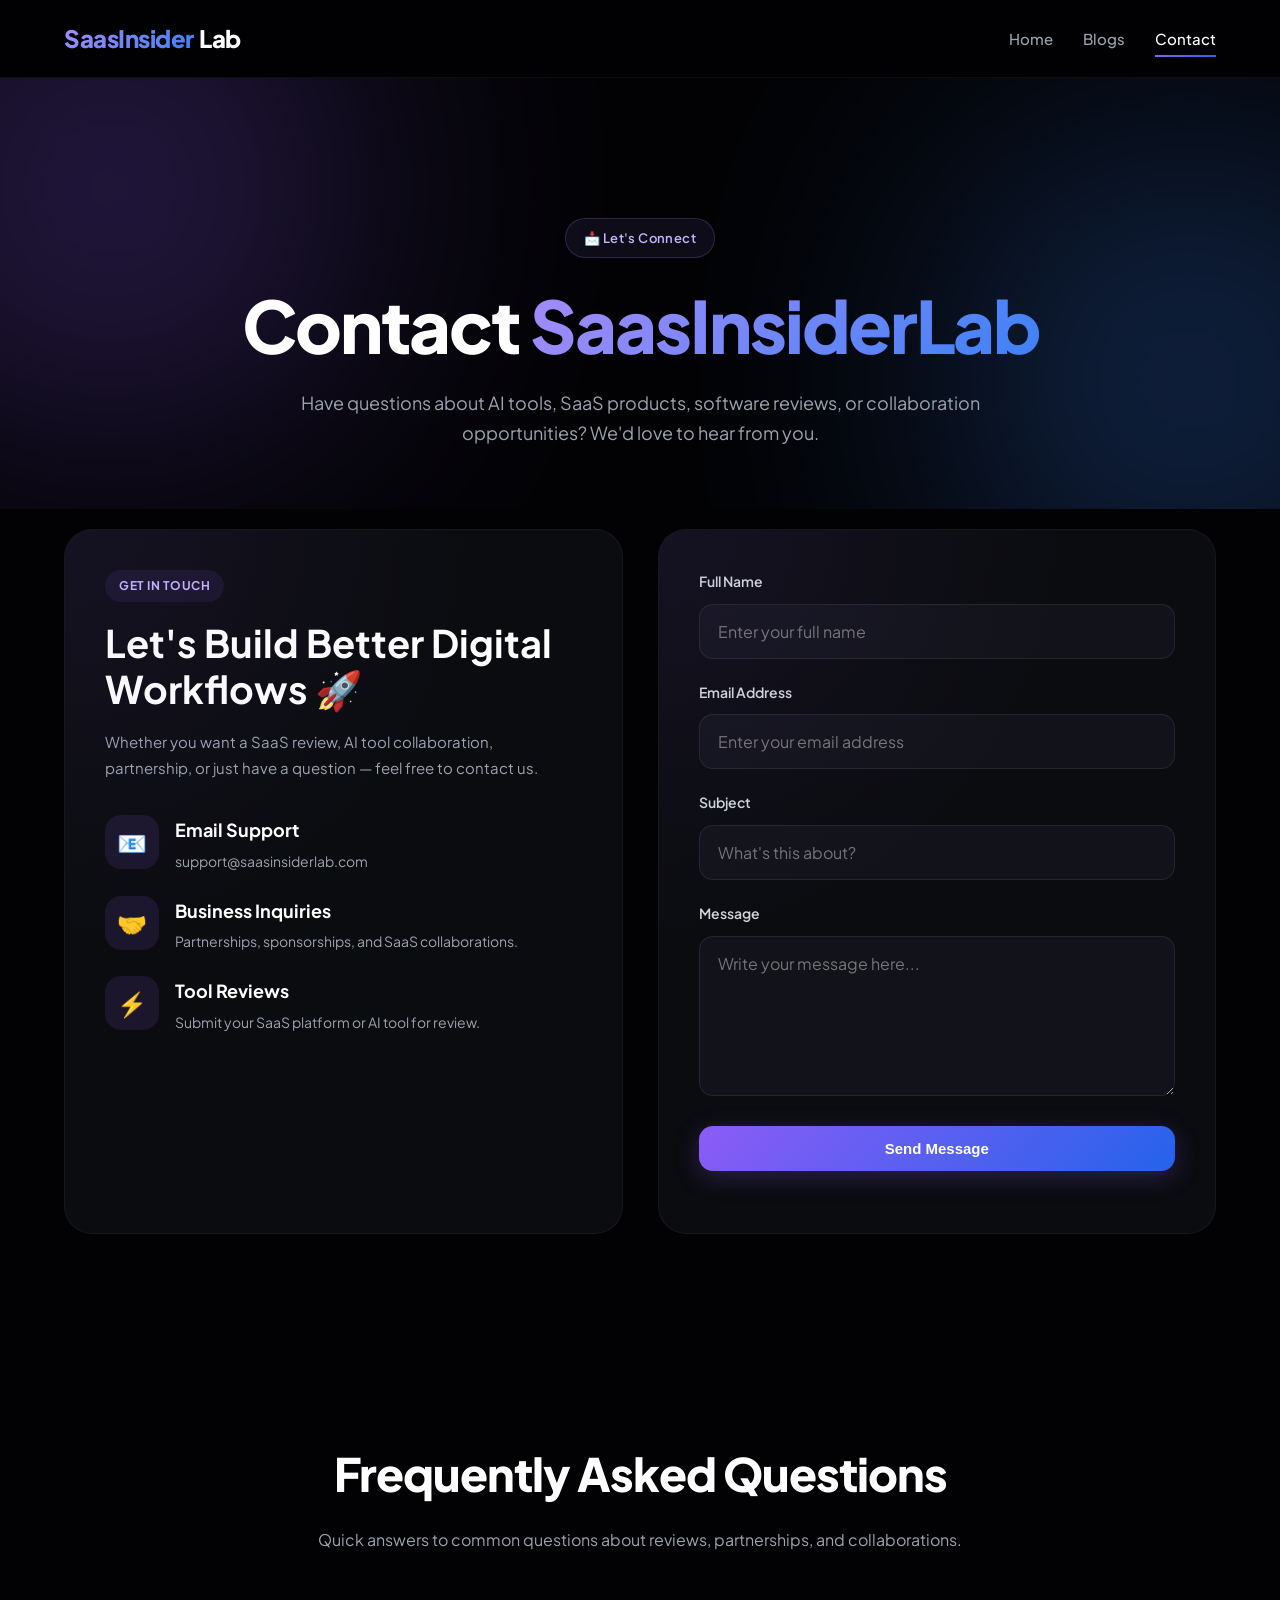
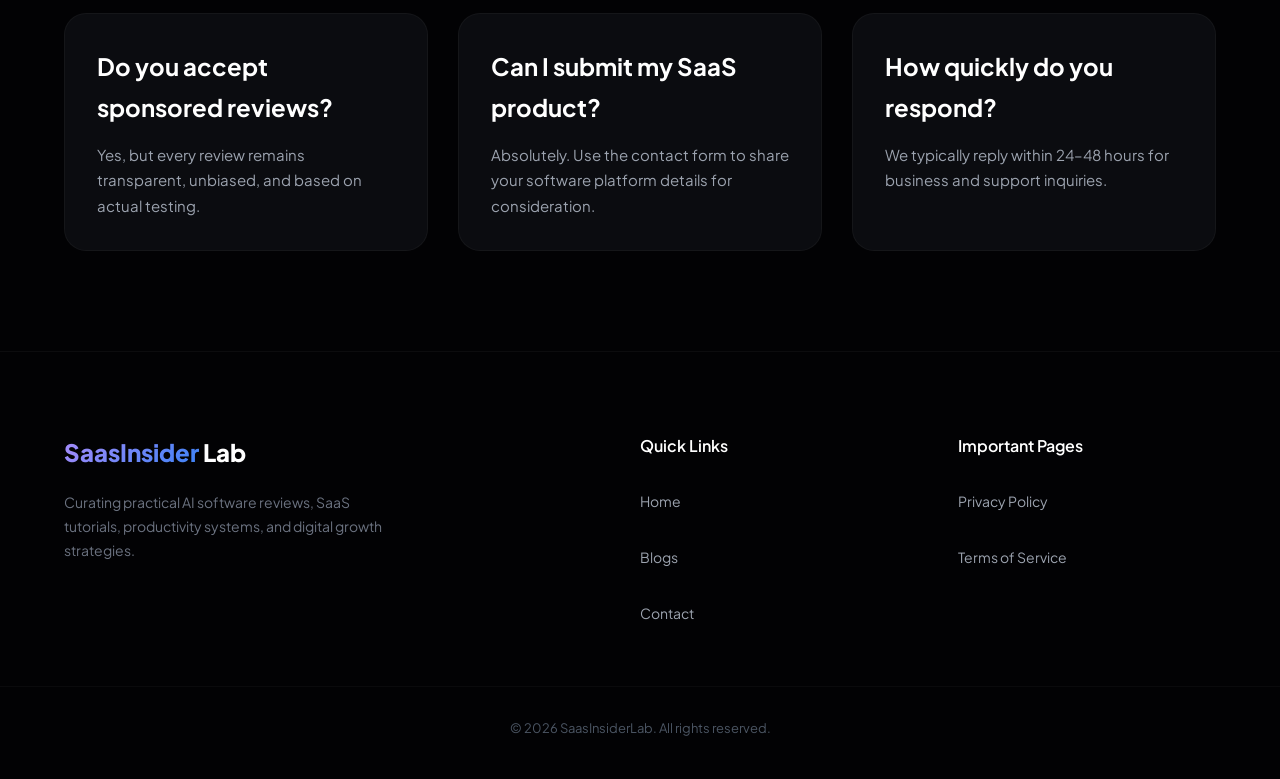
<file: contact.html>
<!DOCTYPE html>
<html lang="en">

<head>

<meta name="google-site-verification" content="CT9ObxdJJliTIB3ywrB3mcuVCr4LbDfnseGnFgkVvHo" />

<!-- Google Tag Manager -->
<script>(function(w,d,s,l,i){w[l]=w[l]||[];w[l].push({'gtm.start':
new Date().getTime(),event:'gtm.js'});var f=d.getElementsByTagName(s)[0],
j=d.createElement(s),dl=l!='dataLayer'?'&l='+l:'';j.async=true;j.src=
'https://www.googletagmanager.com/gtm.js?id='+i+dl;f.parentNode.insertBefore(j,f);
})(window,document,'script','dataLayer','GTM-TZFP5LC7');</script>
<!-- End Google Tag Manager -->    
    
    <!-- BASIC SEO -->
    <meta charset="UTF-8">
    <meta name="viewport" content="width=device-width, initial-scale=1.0">

    <title>Contact Us | SaasInsiderLab</title>

    <meta name="description"
        content="Contact SaasInsiderLab for AI tool reviews, SaaS collaborations, software recommendations, partnerships, and business inquiries.">

    <meta name="keywords"
        content="contact SaaS blog, AI software inquiries, SaaS review requests, business collaboration, contact SaasInsiderLab">

    <meta name="robots" content="index, follow">

    <meta name="author" content="SaasInsiderLab">

    <meta name="theme-color" content="#050505">

    <!-- CANONICAL -->
    <link rel="canonical" href="https://saasinsiderlab.vercel.app/contact.html">

    <!-- OPEN GRAPH -->
    <meta property="og:title" content="Contact Us | SaasInsiderLab">

    <meta property="og:description"
        content="Get in touch with SaasInsiderLab for software review requests, AI tool collaborations, and business inquiries.">

    <meta property="og:type" content="website">

    <meta property="og:url" content="https://saasinsiderlab.vercel.app/contact.html">

    <meta property="og:image" content="https://saasinsiderlab.vercel.app/preview.jpg">

    <!-- TWITTER -->
    <meta name="twitter:card" content="summary_large_image">

    <meta name="twitter:title" content="Contact Us | SaasInsiderLab">

    <meta name="twitter:description"
        content="Reach out to SaasInsiderLab for partnerships, SaaS reviews, and AI tool discussions.">

    <meta name="twitter:image" content="https://saasinsiderlab.vercel.app/preview.jpg">

    <!-- FAVICON -->
    <link rel="icon" type="image/png" href="favicon.png">

    <!-- GOOGLE FONTS -->
    <link rel="preconnect" href="https://fonts.googleapis.com">

    <link rel="preconnect" href="https://fonts.gstatic.com" crossorigin>

    <link
        href="https://fonts.googleapis.com/css2?family=Plus+Jakarta+Sans:wght@300;400;500;600;700;800&display=swap"
        rel="stylesheet">

    <!-- STYLESHEET -->
    <link rel="stylesheet" href="style.css">

    <script type="application/ld+json">
{
  "@context":"https://schema.org",
  "@type":"ContactPage",
  "@id":"https://saasinsiderlab.vercel.app/contact.html",
  "url":"https://saasinsiderlab.vercel.app/contact.html",
  "name":"Contact Us | SaasInsiderLab",
  "description":"Contact SaasInsiderLab for AI tool reviews, SaaS collaborations, software recommendations, partnerships, and business inquiries.",
  "isPartOf":{
    "@type":"WebSite",
    "@id":"https://saasinsiderlab.vercel.app/#website"
  },
  "about":{
    "@type":"Organization",
    "@id":"https://saasinsiderlab.vercel.app/#organization"
  }
}
</script>

</head>

<body>

<!-- Google Tag Manager (noscript) -->
<noscript><iframe src="https://www.googletagmanager.com/ns.html?id=GTM-TZFP5LC7"
height="0" width="0" style="display:none;visibility:hidden"></iframe></noscript>
<!-- End Google Tag Manager (noscript) -->
    
    <!-- NAVBAR -->
    <nav class="navbar">

        <div class="container nav-container">

            <a href="./" class="logo">
                <span class="gradient-text">SaasInsider</span> Lab
            </a>

            <div class="menu-toggle" id="menu-toggle" aria-label="Toggle Menu">
                ☰
            </div>

            <div class="nav-links" id="nav-links">

                <a href="./">Home</a>

                <a href="blog.html">Blogs</a>

                <a href="contact.html" class="active">Contact</a>

            </div>

        </div>

    </nav>

    <!-- CONTACT HERO -->
    <section class="hero contact-hero">

        <div class="blur one"></div>
        <div class="blur two"></div>

        <div class="container hero-content">

            <div class="badge">
                <span>📩 Let's Connect</span>
            </div>

            <h1>
                Contact <span class="gradient-text">SaasInsiderLab</span>
            </h1>

            <p>
                Have questions about AI tools, SaaS products, software reviews,
                or collaboration opportunities? We'd love to hear from you.
            </p>

        </div>

    </section>

    <!-- CONTACT SECTION -->
    <section class="contact-section">

        <div class="container">

            <div class="contact-wrapper">

                <!-- CONTACT INFO -->
                <div class="contact-info">

                    <span class="contact-label">
                        GET IN TOUCH
                    </span>

                    <h2>
                        Let's Build Better Digital Workflows 🚀
                    </h2>

                    <p>
                        Whether you want a SaaS review, AI tool collaboration,
                        partnership, or just have a question — feel free to contact us.
                    </p>

                    <div class="contact-points">

                        <div class="contact-point">

                            <div class="contact-icon">
                                📧
                            </div>

                            <div>

                                <h3>Email Support</h3>

                                <p>
                                    support@saasinsiderlab.com
                                </p>

                            </div>

                        </div>

                        <div class="contact-point">

                            <div class="contact-icon">
                                🤝
                            </div>

                            <div>

                                <h3>Business Inquiries</h3>

                                <p>
                                    Partnerships, sponsorships, and SaaS collaborations.
                                </p>

                            </div>

                        </div>

                        <div class="contact-point">

                            <div class="contact-icon">
                                ⚡
                            </div>

                            <div>

                                <h3>Tool Reviews</h3>

                                <p>
                                    Submit your SaaS platform or AI tool for review.
                                </p>

                            </div>

                        </div>

                    </div>

                </div>

                <!-- CONTACT FORM -->
                <div class="contact-form-box">

                    <form 
    class="contact-form"
    action="https://api.web3forms.com/submit"
    method="POST">

    <!-- Web3Forms Access Key -->
    <input type="hidden"
    name="access_key"
    value="4cc93815-8533-4412-b368-d93fb3734df2">

    <!-- Optional -->
    <input type="hidden"
        name="subject"
        value="New Contact Form Submission">

    <input type="hidden"
        name="from_name"
        value="SaaS Insider Lab">

                        <div class="form-group">

                            <label for="name">
                                Full Name
                            </label>

                            <input
                                type="text"
                                id="name"
                                name="name"
                                placeholder="Enter your full name"
                                required>

                        </div>

                        <div class="form-group">

                            <label for="email">
                                Email Address
                            </label>

                            <input
                                type="email"
                                id="email"
                                name="email"
                                placeholder="Enter your email address"
                                required>

                        </div>

                        <div class="form-group">

                            <label for="subject">
                                Subject
                            </label>

                            <input
                                type="text"
                                id="subject"
                                name="subject"
                                placeholder="What's this about?">

                        </div>

                        <div class="form-group">

                            <label for="message">
                                Message
                            </label>

                            <textarea
                                id="message"
                                name="message"
                                placeholder="Write your message here..."
                                required></textarea>

                        </div>

                        <button type="submit" class="primary-btn contact-btn">
                            Send Message
                        </button>
<p class="form-status"></p>
                    </form>

                </div>

            </div>

        </div>

    </section>

    <!-- FAQ SECTION -->
    <section class="featured">

        <div class="container">

            <div class="section-title">

                <h2>Frequently Asked Questions</h2>

                <p>
                    Quick answers to common questions about reviews,
                    partnerships, and collaborations.
                </p>

            </div>

            <div class="card-grid">

                <div class="tool-card">

                    <h3>
                        Do you accept sponsored reviews?
                    </h3>

                    <p>
                        Yes, but every review remains transparent,
                        unbiased, and based on actual testing.
                    </p>

                </div>

                <div class="tool-card">

                    <h3>
                        Can I submit my SaaS product?
                    </h3>

                    <p>
                        Absolutely. Use the contact form to share your
                        software platform details for consideration.
                    </p>

                </div>

                <div class="tool-card">

                    <h3>
                        How quickly do you respond?
                    </h3>

                    <p>
                        We typically reply within 24–48 hours for
                        business and support inquiries.
                    </p>

                </div>

            </div>

        </div>

    </section>

    <!-- FOOTER -->
    <footer>

        <div class="container footer-grid">

            <div class="footer-brand">

                <div class="footer-logo">
                    <span class="gradient-text">SaasInsider</span> Lab
                </div>

                <p class="footer-text">
                    Curating practical AI software reviews,
                    SaaS tutorials, productivity systems,
                    and digital growth strategies.
                </p>

            </div>

            <div>

                <h3>Quick Links</h3>

                <div class="footer-links">

                    <a href="./">Home</a>

                    <a href="blog.html">Blogs</a>

                    <a href="contact.html">Contact</a>

                </div>

            </div>

            <div>

                <h3>Important Pages</h3>

                <div class="footer-links">

                    <a href="privacy-policy.html">Privacy Policy</a>

                    <a href="terms.html">Terms of Service</a>

                </div>

            </div>

        </div>

        <div class="copyright">
            © <span id="year"></span> SaasInsiderLab. All rights reserved.
        </div>

    </footer>

    <!-- SCRIPT -->
    <script src="script.js"></script>

</body>

</html>
</file>
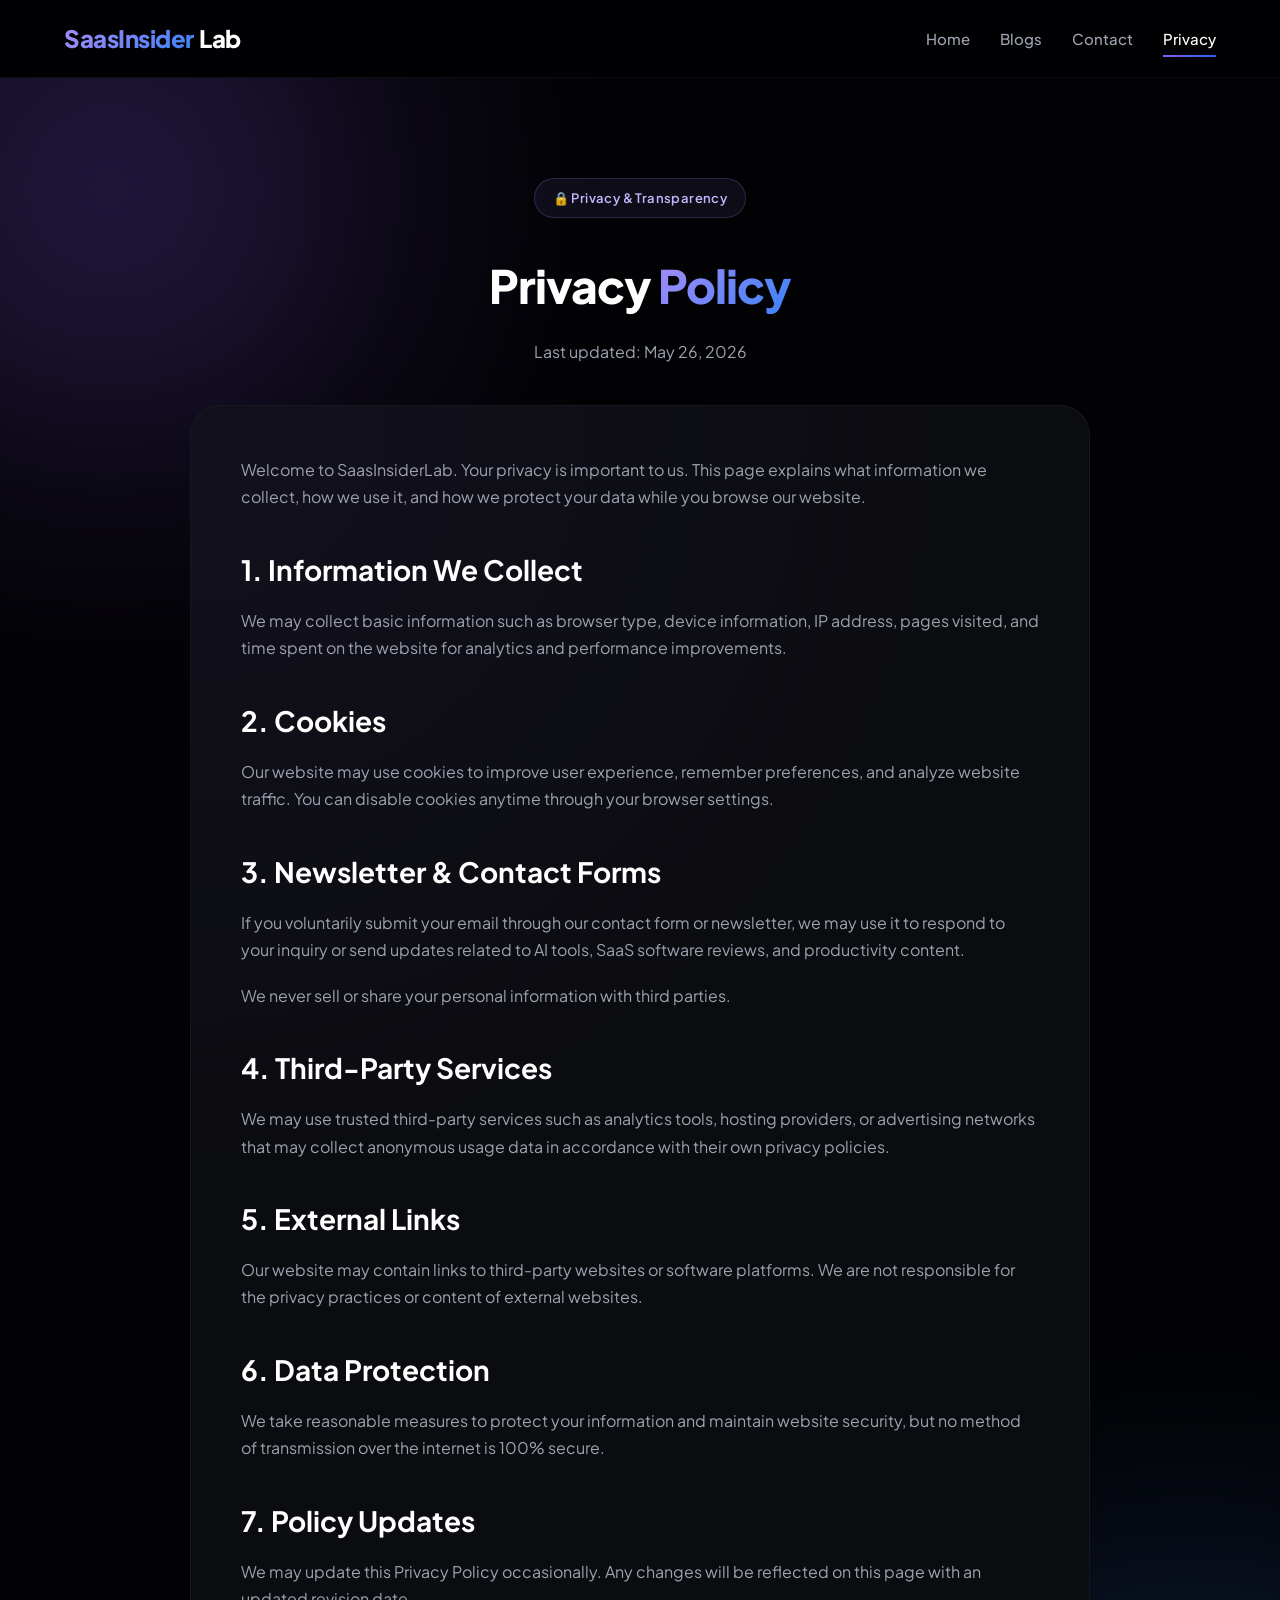
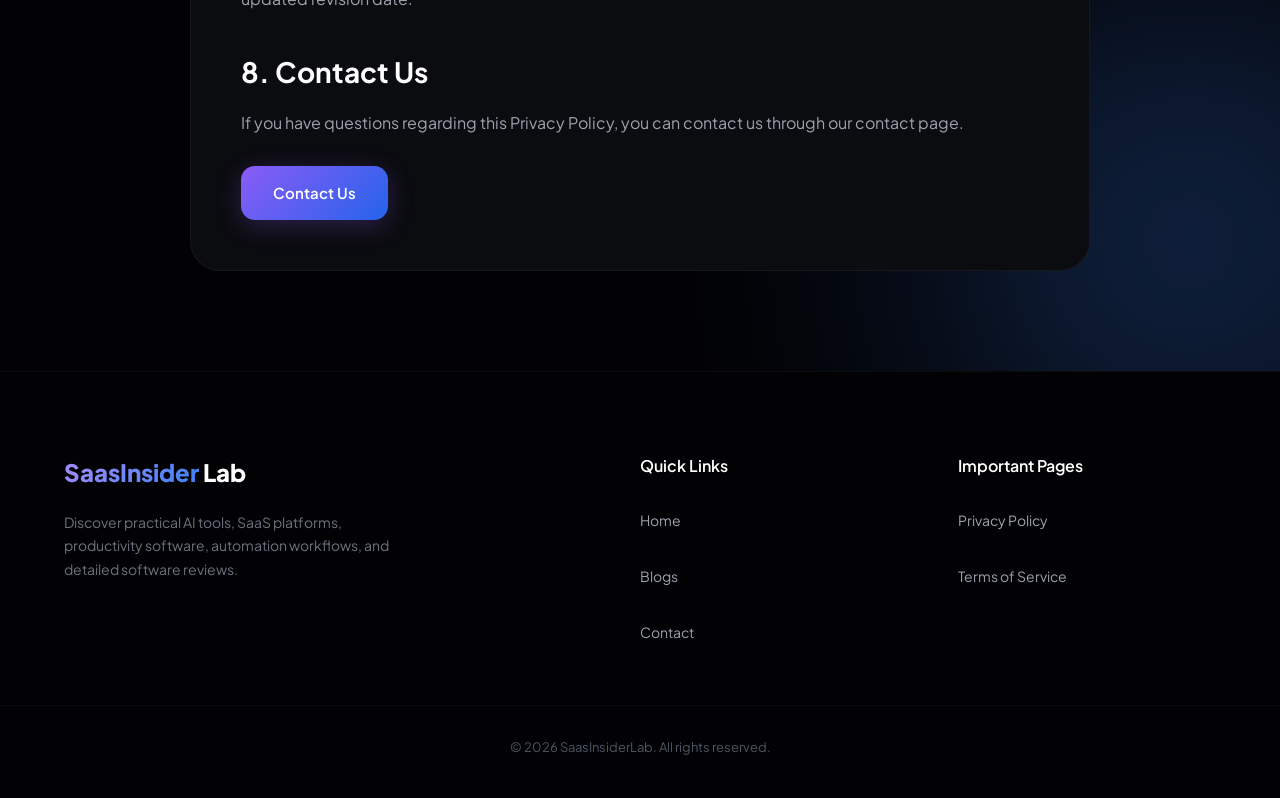
<file: privacy-policy.html>
<!DOCTYPE html>
<html lang="en">

<head>

<meta name="google-site-verification" content="CT9ObxdJJliTIB3ywrB3mcuVCr4LbDfnseGnFgkVvHo" />

<!-- Google Tag Manager -->
<script>(function(w,d,s,l,i){w[l]=w[l]||[];w[l].push({'gtm.start':
new Date().getTime(),event:'gtm.js'});var f=d.getElementsByTagName(s)[0],
j=d.createElement(s),dl=l!='dataLayer'?'&l='+l:'';j.async=true;j.src=
'https://www.googletagmanager.com/gtm.js?id='+i+dl;f.parentNode.insertBefore(j,f);
})(window,document,'script','dataLayer','GTM-TZFP5LC7');</script>
<!-- End Google Tag Manager -->

    <meta charset="UTF-8">
    <meta name="viewport" content="width=device-width, initial-scale=1.0">

    <title>Privacy Policy | SaasInsiderLab</title>

    <meta name="description"
        content="Read the Privacy Policy of SaasInsiderLab to understand how we collect, use, and protect your information.">
    <meta name="keywords"
        content="privacy policy, SaasInsiderLab privacy, cookies policy, user data policy, website privacy">
    <meta name="author" content="SaasInsiderLab">
    <meta name="robots" content="index, follow">
    <meta name="theme-color" content="#050505">

    <link rel="canonical" href="https://saasinsiderlab.vercel.app/privacy-policy.html">

    <!-- Open Graph -->
    <meta property="og:title" content="Privacy Policy | SaasInsiderLab">
    <meta property="og:description"
        content="Learn how SaasInsiderLab collects, uses, and protects your information and cookies.">
    <meta property="og:type" content="website">
    <meta property="og:url" content="https://saasinsiderlab.vercel.app/privacy-policy.html">
    <meta property="og:image" content="https://saasinsiderlab.vercel.app/preview.jpg">

    <!-- Twitter -->
    <meta name="twitter:card" content="summary_large_image">
    <meta name="twitter:title" content="Privacy Policy | SaasInsiderLab">
    <meta name="twitter:description"
        content="Learn how SaasInsiderLab collects, uses, and protects your information and cookies.">
    <meta name="twitter:image" content="https://saasinsiderlab.vercel.app/preview.jpg">

    <!-- Favicon -->
    <link rel="icon" type="image/png" href="favicon.png">

    <!-- Fonts -->
    <link rel="preconnect" href="https://fonts.googleapis.com">
    <link rel="preconnect" href="https://fonts.gstatic.com" crossorigin>

    <link
        href="https://fonts.googleapis.com/css2?family=Plus+Jakarta+Sans:wght@300;400;500;600;700;800&display=swap"
        rel="stylesheet">

    <link rel="stylesheet" href="style.css">
</head>

<body>

<!-- Google Tag Manager (noscript) -->
<noscript><iframe src="https://www.googletagmanager.com/ns.html?id=GTM-TZFP5LC7"
height="0" width="0" style="display:none;visibility:hidden"></iframe></noscript>
<!-- End Google Tag Manager (noscript) -->
    
    <!-- NAVBAR -->
    <nav class="navbar">
        <div class="container nav-container">

            <a href="./" class="logo" aria-label="SaasInsiderLab Home">
                <span class="gradient-text">SaasInsider</span> Lab
            </a>

            <button class="menu-toggle" id="menu-toggle" aria-label="Open navigation menu">
                ☰
            </button>

            <div class="nav-links" id="nav-links">
                <a href="./">Home</a>
                <a href="blog.html">Blogs</a>
                <a href="contact.html">Contact</a>
                <a href="privacy-policy.html" class="active">Privacy</a>
            </div>

        </div>
    </nav>

    <!-- PRIVACY POLICY -->
    <section class="privacy-section">

        <div class="blur one"></div>
        <div class="blur two"></div>

        <div class="container privacy-container">

            <div class="section-title privacy-title">
                <div class="badge">
                    <span>🔒 Privacy & Transparency</span>
                </div>

                <h1>
                    Privacy <span class="gradient-text">Policy</span>
                </h1>

                <p>
                    Last updated: May 26, 2026
                </p>
            </div>

            <div class="privacy-card">

                <p>
                    Welcome to SaasInsiderLab. Your privacy is important to us. This page explains
                    what information we collect, how we use it, and how we protect your data while
                    you browse our website.
                </p>

                <div class="policy-block">
                    <h2>1. Information We Collect</h2>

                    <p>
                        We may collect basic information such as browser type, device information,
                        IP address, pages visited, and time spent on the website for analytics and
                        performance improvements.
                    </p>
                </div>

                <div class="policy-block">
                    <h2>2. Cookies</h2>

                    <p>
                        Our website may use cookies to improve user experience, remember preferences,
                        and analyze website traffic. You can disable cookies anytime through your
                        browser settings.
                    </p>
                </div>

                <div class="policy-block">
                    <h2>3. Newsletter & Contact Forms</h2>

                    <p>
                        If you voluntarily submit your email through our contact form or newsletter,
                        we may use it to respond to your inquiry or send updates related to AI tools,
                        SaaS software reviews, and productivity content.
                    </p>

                    <p>
                        We never sell or share your personal information with third parties.
                    </p>
                </div>

                <div class="policy-block">
                    <h2>4. Third-Party Services</h2>

                    <p>
                        We may use trusted third-party services such as analytics tools, hosting
                        providers, or advertising networks that may collect anonymous usage data in
                        accordance with their own privacy policies.
                    </p>
                </div>

                <div class="policy-block">
                    <h2>5. External Links</h2>

                    <p>
                        Our website may contain links to third-party websites or software platforms.
                        We are not responsible for the privacy practices or content of external
                        websites.
                    </p>
                </div>

                <div class="policy-block">
                    <h2>6. Data Protection</h2>

                    <p>
                        We take reasonable measures to protect your information and maintain website
                        security, but no method of transmission over the internet is 100% secure.
                    </p>
                </div>

                <div class="policy-block">
                    <h2>7. Policy Updates</h2>

                    <p>
                        We may update this Privacy Policy occasionally. Any changes will be reflected
                        on this page with an updated revision date.
                    </p>
                </div>

                <div class="policy-block">
                    <h2>8. Contact Us</h2>

                    <p>
                        If you have questions regarding this Privacy Policy, you can contact us
                        through our contact page.
                    </p>

                    <a href="contact.html" class="primary-btn privacy-btn">
                        Contact Us
                    </a>
                </div>

            </div>

        </div>
    </section>

    <!-- FOOTER -->
    <footer>

        <div class="container footer-grid">

            <div class="footer-brand">
                <div class="footer-logo">
                    <span class="gradient-text">SaasInsider</span> Lab
                </div>

                <p class="footer-text">
                    Discover practical AI tools, SaaS platforms, productivity software,
                    automation workflows, and detailed software reviews.
                </p>
            </div>

            <div>
                <h3>Quick Links</h3>

                <div class="footer-links">
                    <a href="./">Home</a>
                    <a href="blog.html">Blogs</a>
                    <a href="contact.html">Contact</a>
                </div>
            </div>

            <div>
                <h3>Important Pages</h3>

                <div class="footer-links">
                    <a href="privacy-policy.html">Privacy Policy</a>
                    <a href="terms.html">Terms of Service</a>
                </div>
            </div>

        </div>

        <div class="copyright">
            © <span id="year"></span> SaasInsiderLab. All rights reserved.
        </div>

    </footer>

    <script src="script.js"></script>

</body>

</html>
</file>
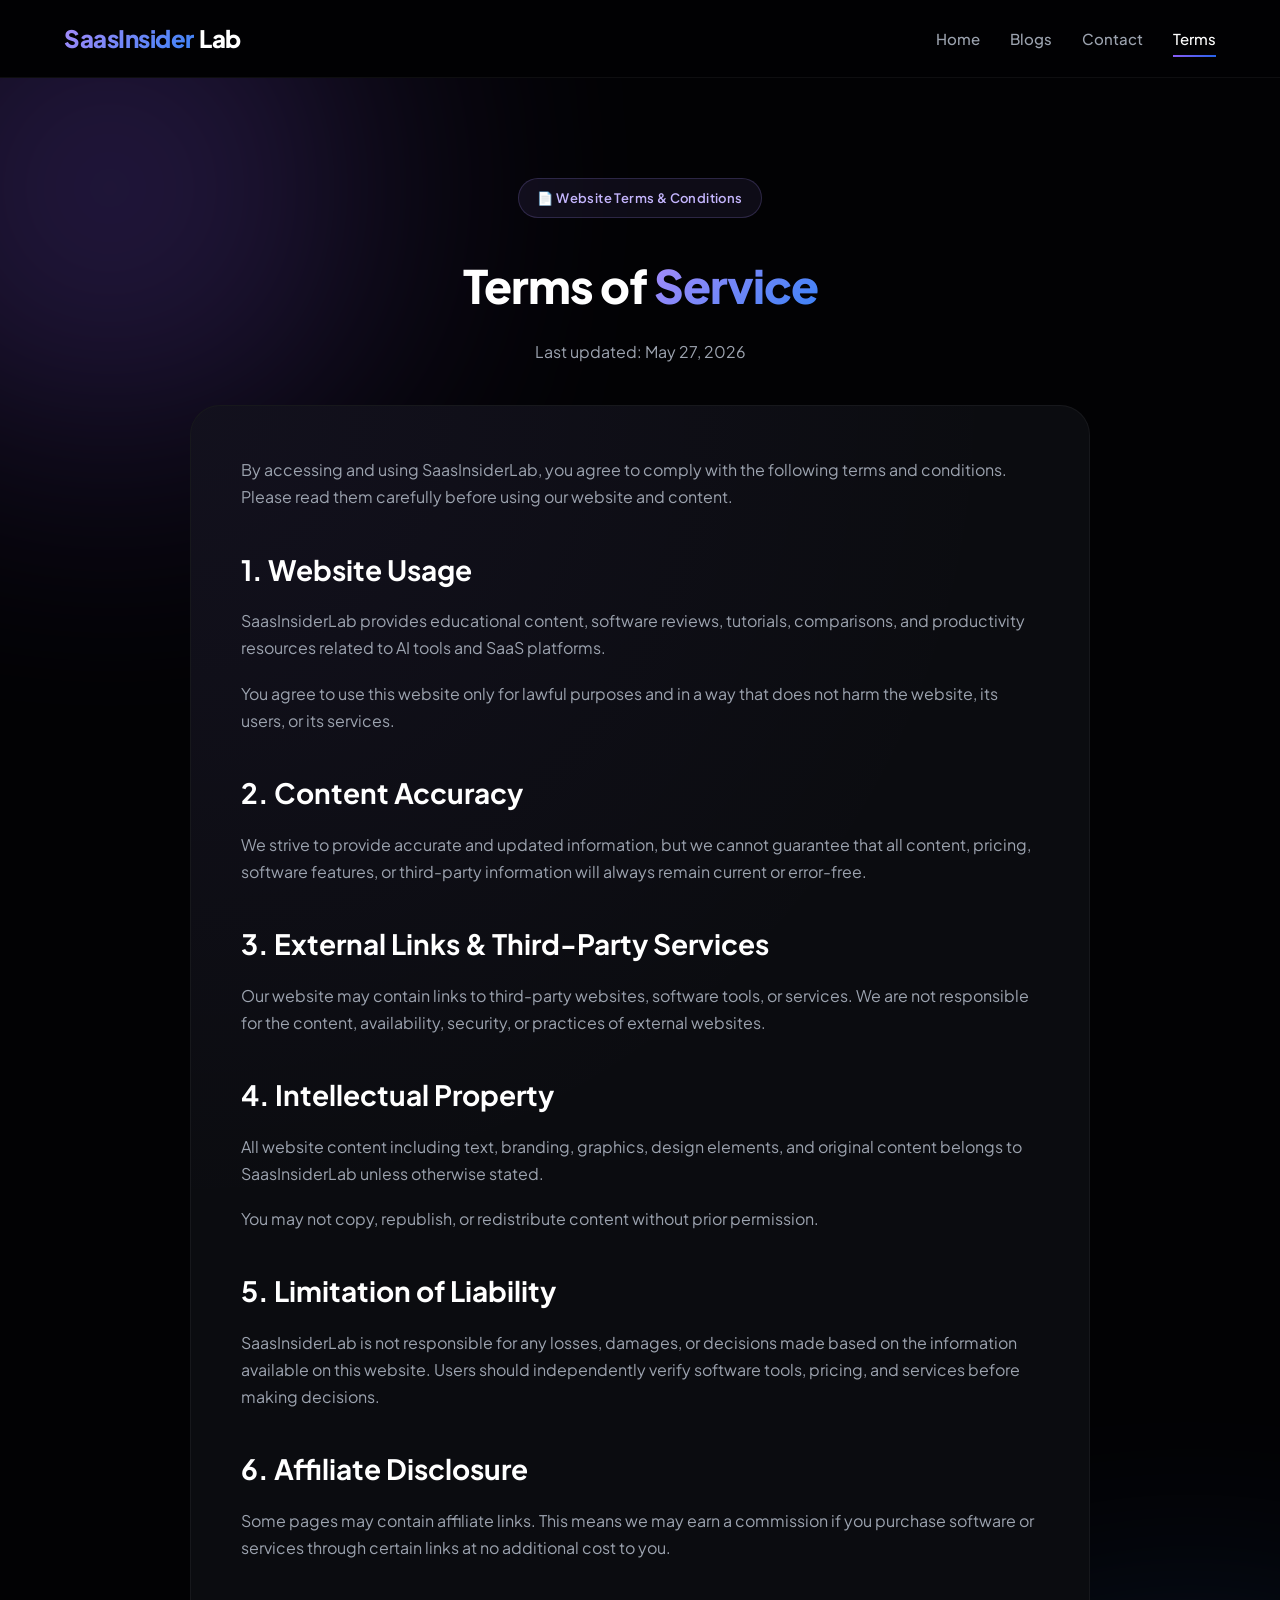
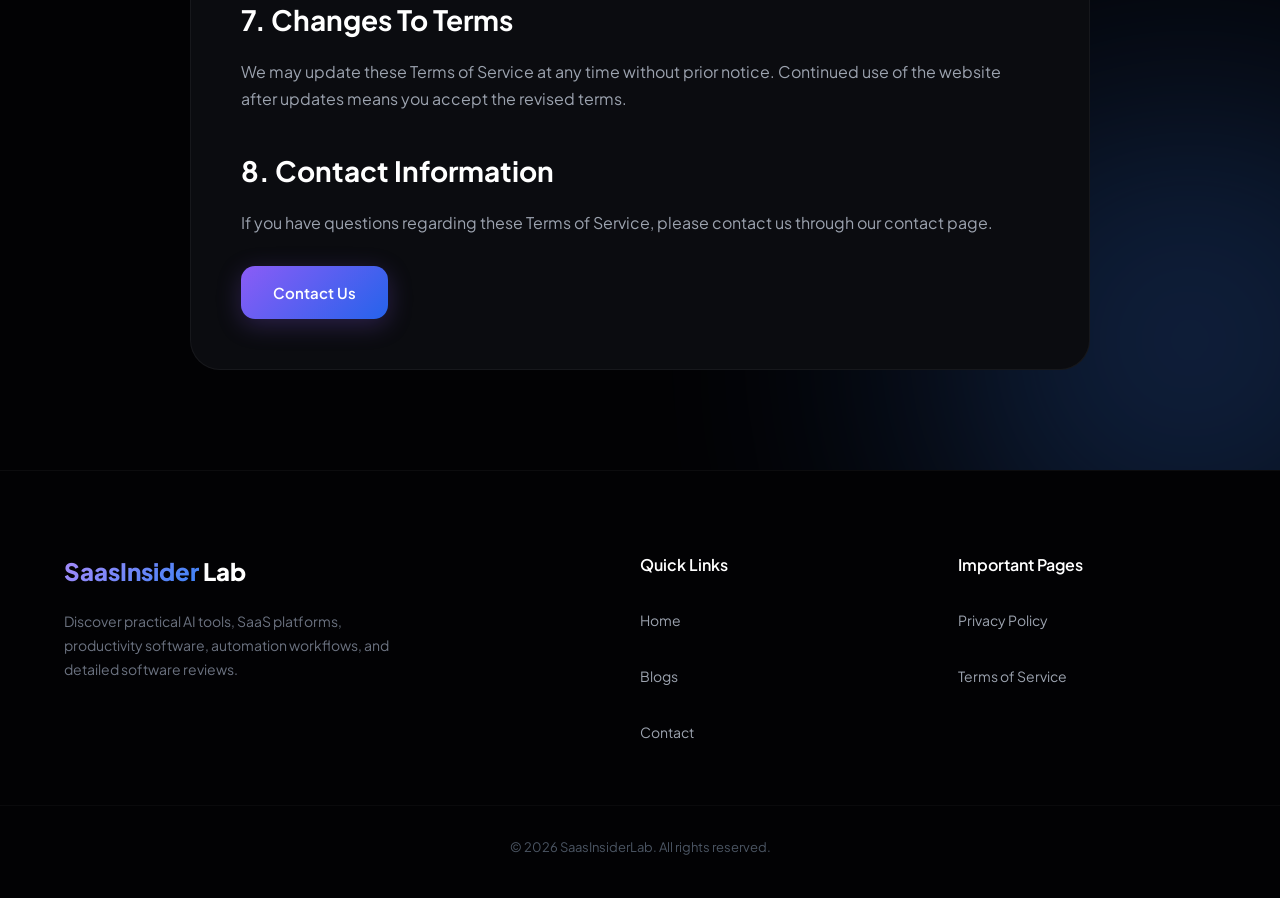
<file: terms.html>
<!DOCTYPE html>
<html lang="en">

<head>

<meta name="google-site-verification" content="CT9ObxdJJliTIB3ywrB3mcuVCr4LbDfnseGnFgkVvHo" />

<!-- Google Tag Manager -->
<script>(function(w,d,s,l,i){w[l]=w[l]||[];w[l].push({'gtm.start':
new Date().getTime(),event:'gtm.js'});var f=d.getElementsByTagName(s)[0],
j=d.createElement(s),dl=l!='dataLayer'?'&l='+l:'';j.async=true;j.src=
'https://www.googletagmanager.com/gtm.js?id='+i+dl;f.parentNode.insertBefore(j,f);
})(window,document,'script','dataLayer','GTM-TZFP5LC7');</script>
<!-- End Google Tag Manager -->    
    
    <meta charset="UTF-8">
    <meta name="viewport" content="width=device-width, initial-scale=1.0">

    <title>Terms of Service | SaasInsiderLab</title>

    <meta name="description"
        content="Read the Terms of Service for SaasInsiderLab to understand the rules, limitations, and conditions for using our website and content.">

    <meta name="keywords"
        content="terms of service, terms and conditions, SaasInsiderLab terms, website rules">

    <meta name="author" content="SaasInsiderLab">
    <meta name="robots" content="index, follow">
    <meta name="theme-color" content="#050505">

    <link rel="canonical" href="https://saasinsiderlab.vercel.app/terms.html">

    <!-- Open Graph -->
    <meta property="og:title" content="Terms of Service | SaasInsiderLab">
    <meta property="og:description"
        content="Understand the rules and conditions for using SaasInsiderLab and its content.">
    <meta property="og:type" content="website">
    <meta property="og:url" content="https://saasinsiderlab.vercel.app/terms.html">
    <meta property="og:image" content="https://saasinsiderlab.vercel.app/preview.jpg">

    <!-- Twitter -->
    <meta name="twitter:card" content="summary_large_image">
    <meta name="twitter:title" content="Terms of Service | SaasInsiderLab">
    <meta name="twitter:description"
        content="Understand the rules and conditions for using SaasInsiderLab and its content.">
    <meta name="twitter:image" content="https://saasinsiderlab.vercel.app/preview.jpg">

    <!-- Favicon -->
    <link rel="icon" type="image/png" href="favicon.png">

    <!-- Fonts -->
    <link rel="preconnect" href="https://fonts.googleapis.com">
    <link rel="preconnect" href="https://fonts.gstatic.com" crossorigin>

    <link
        href="https://fonts.googleapis.com/css2?family=Plus+Jakarta+Sans:wght@300;400;500;600;700;800&display=swap"
        rel="stylesheet">

    <link rel="stylesheet" href="style.css">
</head>

<body>

<!-- Google Tag Manager (noscript) -->
<noscript><iframe src="https://www.googletagmanager.com/ns.html?id=GTM-TZFP5LC7"
height="0" width="0" style="display:none;visibility:hidden"></iframe></noscript>
<!-- End Google Tag Manager (noscript) -->
    
    <!-- NAVBAR -->
    <nav class="navbar">
        <div class="container nav-container">

            <a href="./" class="logo" aria-label="SaasInsiderLab Home">
                <span class="gradient-text">SaasInsider</span> Lab
            </a>

            <button class="menu-toggle" id="menu-toggle" aria-label="Open navigation menu">
                ☰
            </button>

            <div class="nav-links" id="nav-links">
                <a href="./">Home</a>
                <a href="blog.html">Blogs</a>
                <a href="contact.html">Contact</a>
                <a href="terms.html" class="active">Terms</a>
            </div>

        </div>
    </nav>

    <!-- TERMS SECTION -->
    <section class="privacy-section">

        <div class="blur one"></div>
        <div class="blur two"></div>

        <div class="container privacy-container">

            <div class="section-title privacy-title">

                <div class="badge">
                    <span>📄 Website Terms & Conditions</span>
                </div>

                <h1>
                    Terms of <span class="gradient-text">Service</span>
                </h1>

                <p>
                    Last updated: May 27, 2026
                </p>

            </div>

            <div class="privacy-card">

                <p>
                    By accessing and using SaasInsiderLab, you agree to comply with
                    the following terms and conditions. Please read them carefully
                    before using our website and content.
                </p>

                <div class="policy-block">
                    <h2>1. Website Usage</h2>

                    <p>
                        SaasInsiderLab provides educational content, software reviews,
                        tutorials, comparisons, and productivity resources related to
                        AI tools and SaaS platforms.
                    </p>

                    <p>
                        You agree to use this website only for lawful purposes and in
                        a way that does not harm the website, its users, or its services.
                    </p>
                </div>

                <div class="policy-block">
                    <h2>2. Content Accuracy</h2>

                    <p>
                        We strive to provide accurate and updated information, but we
                        cannot guarantee that all content, pricing, software features,
                        or third-party information will always remain current or error-free.
                    </p>
                </div>

                <div class="policy-block">
                    <h2>3. External Links & Third-Party Services</h2>

                    <p>
                        Our website may contain links to third-party websites, software
                        tools, or services. We are not responsible for the content,
                        availability, security, or practices of external websites.
                    </p>
                </div>

                <div class="policy-block">
                    <h2>4. Intellectual Property</h2>

                    <p>
                        All website content including text, branding, graphics,
                        design elements, and original content belongs to
                        SaasInsiderLab unless otherwise stated.
                    </p>

                    <p>
                        You may not copy, republish, or redistribute content without
                        prior permission.
                    </p>
                </div>

                <div class="policy-block">
                    <h2>5. Limitation of Liability</h2>

                    <p>
                        SaasInsiderLab is not responsible for any losses, damages,
                        or decisions made based on the information available on this website.
                        Users should independently verify software tools, pricing,
                        and services before making decisions.
                    </p>
                </div>

                <div class="policy-block">
                    <h2>6. Affiliate Disclosure</h2>

                    <p>
                        Some pages may contain affiliate links. This means we may earn
                        a commission if you purchase software or services through certain
                        links at no additional cost to you.
                    </p>
                </div>

                <div class="policy-block">
                    <h2>7. Changes To Terms</h2>

                    <p>
                        We may update these Terms of Service at any time without prior notice.
                        Continued use of the website after updates means you accept
                        the revised terms.
                    </p>
                </div>

                <div class="policy-block">
                    <h2>8. Contact Information</h2>

                    <p>
                        If you have questions regarding these Terms of Service,
                        please contact us through our contact page.
                    </p>

                    <a href="contact.html" class="primary-btn privacy-btn">
                        Contact Us
                    </a>
                </div>

            </div>

        </div>

    </section>

    <!-- FOOTER -->
    <footer>

        <div class="container footer-grid">

            <div class="footer-brand">

                <div class="footer-logo">
                    <span class="gradient-text">SaasInsider</span> Lab
                </div>

                <p class="footer-text">
                    Discover practical AI tools, SaaS platforms, productivity software,
                    automation workflows, and detailed software reviews.
                </p>

            </div>

            <div>

                <h3>Quick Links</h3>

                <div class="footer-links">
                    <a href="./">Home</a>
                    <a href="blog.html">Blogs</a>
                    <a href="contact.html">Contact</a>
                </div>

            </div>

            <div>

                <h3>Important Pages</h3>

                <div class="footer-links">
                    <a href="privacy-policy.html">Privacy Policy</a>
                    <a href="terms.html">Terms of Service</a>
                </div>

            </div>

        </div>

        <div class="copyright">
            © <span id="year"></span> SaasInsiderLab. All rights reserved.
        </div>

    </footer>

    <script src="script.js"></script>

</body>

</html>
</file>
<file: style.css>
/* =========================
   ROOT VARIABLES
========================= */

:root {
    --bg-dark: #020204;
    --card-bg: #0b0c10;
    --card-secondary: #12131a;

    --text-primary: #f3f4f6;
    --text-secondary: #9ca3af;
    --text-muted: #6b7280;

    --border-light: rgba(255, 255, 255, 0.05);

    --primary-gradient:
        linear-gradient(135deg, #8b5cf6 0%, #2563eb 100%);

    --text-gradient:
        linear-gradient(135deg, #a78bfa 0%, #3b82f6 100%);

    --purple: #8b5cf6;
    --blue: #3b82f6;
    --green: #10b981;
    --yellow: #f59e0b;

    --transition: 0.3s ease;
}

/* =========================
   RESET
========================= */

* {
    margin: 0;
    padding: 0;
    box-sizing: border-box;
}

html {
    scroll-behavior: smooth;
}

body {
    font-family: 'Plus Jakarta Sans', sans-serif;
    background: var(--bg-dark);
    color: var(--text-primary);
    line-height: 1.7;
    overflow-x: hidden;
}

/* =========================
   GLOBAL
========================= */

a {
    text-decoration: none;
    transition: var(--transition);
}

img {
    max-width: 100%;
    display: block;
}

.container {
    width: 90%;
    max-width: 1200px;
    margin: auto;
}

.gradient-text {
    background: var(--text-gradient);
    -webkit-background-clip: text;
    -webkit-text-fill-color: transparent;
}

/* =========================
   NAVBAR
========================= */

.navbar {
    position: sticky;
    top: 0;
    z-index: 999;
    background: rgba(2, 2, 4, 0.78);
    backdrop-filter: blur(18px);
    border-bottom: 1px solid var(--border-light);
}

.nav-container {
    display: flex;
    justify-content: space-between;
    align-items: center;
    padding: 18px 0;
}

.logo {
    font-size: 24px;
    font-weight: 800;
    letter-spacing: -0.5px;
    color: #fff;
}

.logo .gradient-text {
    margin-right: 2px;
}

.nav-links {
    display: flex;
    align-items: center;
    gap: 30px;
}

.nav-links a {
    color: var(--text-secondary);
    font-size: 15px;
    font-weight: 500;
    position: relative;
}

.nav-links a:hover,
.nav-links a.active {
    color: #fff;
}

.nav-links a::after {
    content: "";
    position: absolute;
    left: 0;
    bottom: -6px;
    width: 0%;
    height: 2px;
    background: var(--primary-gradient);
    transition: var(--transition);
}

.nav-links a:hover::after,
.nav-links a.active::after {
    width: 100%;
}

.menu-toggle {
    display: none;
    font-size: 28px;
    color: #fff;
    cursor: pointer;
    background: transparent;
    border: none;
    /* FIX: ensure tap target is large enough on mobile */
    min-width: 44px;
    min-height: 44px;
    align-items: center;
    justify-content: center;
}

/* =========================
   HERO SECTION
========================= */

.hero {
    position: relative;
    overflow: hidden;
    padding: 140px 0 90px;
}

.hero-content {
    position: relative;
    z-index: 2;
    text-align: center;
}

.badge {
    display: inline-flex;
    align-items: center;
    gap: 10px;
    padding: 8px 18px;
    border-radius: 999px;
    background: rgba(167, 139, 250, 0.08);
    border: 1px solid rgba(167, 139, 250, 0.2);
    margin-bottom: 28px;
}

.badge span {
    color: #c4b5fd;
    font-size: 13px;
    font-weight: 600;
    letter-spacing: 0.4px;
}

.hero h1 {
    font-size: 72px;
    font-weight: 800;
    line-height: 1.08;
    letter-spacing: -2px;
    margin-bottom: 24px;
    color: #fff;
}

.hero p {
    max-width: 720px;
    margin: auto;
    color: var(--text-secondary);
    font-size: 18px;
}

.hero-buttons {
    margin-top: 42px;
    display: flex;
    justify-content: center;
    align-items: center;
    gap: 16px;
    flex-wrap: wrap;
}

/* =========================
   BUTTONS
========================= */

.primary-btn,
.secondary-btn {
    padding: 14px 32px;
    border-radius: 14px;
    font-size: 15px;
    font-weight: 600;
    display: inline-flex;
    align-items: center;
    justify-content: center;
    transition: var(--transition);
    /* FIX: minimum tap target for touch devices */
    min-height: 44px;
}

.primary-btn {
    background: var(--primary-gradient);
    color: #fff;
    border: none;
    box-shadow: 0 6px 24px rgba(139, 92, 246, 0.25);
}

.primary-btn:hover {
    transform: translateY(-3px);
    box-shadow: 0 10px 30px rgba(139, 92, 246, 0.4);
}

.secondary-btn {
    border: 1px solid rgba(255, 255, 255, 0.08);
    background: rgba(255, 255, 255, 0.02);
    color: #fff;
}

.secondary-btn:hover {
    background: #fff;
    color: #000;
}

/* =========================
   BACKGROUND GLOWS
========================= */

.blur {
    position: absolute;
    border-radius: 50%;
    filter: blur(140px);
    opacity: 0.4;
    z-index: 1;
    /* FIX: prevent blur orbs from creating horizontal scroll */
    pointer-events: none;
}

.blur.one {
    width: 420px;
    height: 420px;
    background: var(--purple);
    top: -100px;
    left: -100px;
}

.blur.two {
    width: 420px;
    height: 420px;
    background: var(--blue);
    bottom: -80px;
    right: -120px;
}

/* =========================
   STATS BAR
========================= */

.stats-bar {
    padding: 34px 0;
    background: rgba(255, 255, 255, 0.01);
    border-top: 1px solid rgba(255, 255, 255, 0.03);
    border-bottom: 1px solid rgba(255, 255, 255, 0.03);
}

.stats-grid {
    display: flex;
    justify-content: space-around;
    gap: 20px;
    text-align: center;
}

.stat-item h3 {
    font-size: 38px;
    font-weight: 800;
    background: linear-gradient(135deg, #fff 0%, #9ca3af 100%);
    -webkit-background-clip: text;
    -webkit-text-fill-color: transparent;
}

.stat-item p {
    color: var(--text-muted);
    font-size: 14px;
    font-weight: 500;
}

/* =========================
   SECTION DEFAULTS
========================= */

section {
    padding: 100px 0;
}

.section-title {
    text-align: center;
    margin-bottom: 60px;
}

.section-title h1,
.section-title h2 {
    font-size: 46px;
    font-weight: 800;
    letter-spacing: -1px;
    margin-bottom: 14px;
    color: #fff;
}

.section-title p {
    max-width: 700px;
    margin: auto;
    color: var(--text-secondary);
    font-size: 16px;
}

/* =========================
   GRID LAYOUTS
========================= */

.card-grid,
.blog-grid {
    display: grid;
    /* FIX: changed minmax from 320px to 280px to prevent overflow on narrow screens */
    grid-template-columns: repeat(auto-fit, minmax(280px, 1fr));
    gap: 30px;
}

/* =========================
   TOOL CARDS
========================= */

.tool-card {
    background: var(--card-bg);
    border: 1px solid rgba(255, 255, 255, 0.04);
    border-radius: 22px;
    padding: 32px;
    transition: var(--transition);
}

.tool-card:hover {
    transform: translateY(-6px);
    border-color: rgba(139, 92, 246, 0.25);
    box-shadow: 0 12px 32px rgba(0, 0, 0, 0.45);
}

.tool-card h3 {
    font-size: 24px;
    font-weight: 700;
    margin-bottom: 14px;
    color: #fff;
}

.tool-card p {
    color: var(--text-secondary);
    font-size: 15px;
}

/* =========================
   BLOG CARDS
========================= */

.blog-card {
    background: var(--card-bg);
    border: 1px solid rgba(255, 255, 255, 0.04);
    border-radius: 22px;
    overflow: hidden;
    transition: var(--transition);
}

.blog-card:hover {
    transform: translateY(-6px);
    border-color: rgba(59, 130, 246, 0.25);
    box-shadow: 0 12px 32px rgba(0, 0, 0, 0.45);
}

.blog-img-placeholder {
    padding: 44px;
    background: linear-gradient(135deg, #1e1b4b 0%, #0f172a 100%);
    border-bottom: 1px solid rgba(255, 255, 255, 0.04);
    text-align: center;
    font-size: 18px;
    font-weight: 700;
    color: #c4b5fd;
}

.blog-content {
    padding: 28px;
}

.date {
    display: block;
    font-size: 12px;
    color: var(--text-muted);
    margin-bottom: 10px;
}

.blog-card h3 {
    font-size: 22px;
    margin-bottom: 12px;
}

.blog-card h3 a {
    color: #fff;
}

.blog-card h3 a:hover {
    color: var(--blue);
}

.blog-card p {
    color: var(--text-secondary);
    font-size: 14px;
    margin-bottom: 22px;
}

.read-more {
    color: var(--blue);
    font-size: 14px;
    font-weight: 600;
    /* FIX: minimum tap target */
    display: inline-block;
    min-height: 44px;
    line-height: 44px;
}

.read-more:hover {
    color: #fff;
}

/* =========================
   NEWSLETTER
========================= */

.newsletter-box {
    position: relative;
    overflow: hidden;
    background:
        radial-gradient(circle at top left,
            rgba(139, 92, 246, 0.06),
            transparent),
        var(--card-bg);

    border: 1px solid rgba(255, 255, 255, 0.05);
    border-radius: 28px;
    padding: 60px 40px;
    text-align: center;
}

.newsletter-box h2 {
    font-size: 42px;
    font-weight: 800;
    letter-spacing: -1px;
    margin-bottom: 16px;
    color: #fff;
}

.newsletter-box p {
    max-width: 620px;
    margin: 0 auto 36px;
    color: var(--text-secondary);
}

.newsletter-form {
    display: flex;
    justify-content: center;
    gap: 12px;
    max-width: 520px;
    margin: auto;
}

.newsletter-form input,
.newsletter-form textarea {
    width: 100%;
    padding: 15px 20px;
    border-radius: 12px;
    border: 1px solid rgba(255, 255, 255, 0.08);
    background: var(--card-secondary);
    color: #fff;
    font-size: 15px;
    font-family: inherit;
}

.newsletter-form textarea {
    resize: vertical;
    min-height: 130px;
}

.newsletter-form input:focus,
.newsletter-form textarea:focus {
    outline: none;
    border-color: var(--purple);
    box-shadow: 0 0 0 4px rgba(139, 92, 246, 0.08);
}

.newsletter-form button {
    padding: 15px 24px;
    border: none;
    border-radius: 12px;
    background: #fff;
    color: #000;
    font-size: 15px;
    font-weight: 700;
    cursor: pointer;
    transition: var(--transition);
    /* FIX: minimum tap target */
    min-height: 44px;
}

.newsletter-form button:hover {
    background: #e5e7eb;
}

/* =========================
   CONTACT PAGE
========================= */

.contact-hero {
    padding-bottom: 60px;
}

.contact-section {
    position: relative;
    padding-top: 20px;
}

.contact-wrapper {
    display: grid;
    grid-template-columns: 1fr 1fr;
    gap: 35px;
    align-items: stretch;
}

.contact-info,
.contact-form-box {
    background: var(--card-bg);
    border: 1px solid rgba(255, 255, 255, 0.05);
    border-radius: 28px;
    padding: 40px;
    position: relative;
    overflow: hidden;
}

.contact-info::before,
.contact-form-box::before {
    content: "";
    position: absolute;
    inset: 0;
    background:
        radial-gradient(circle at top left,
            rgba(139, 92, 246, 0.08),
            transparent 45%);
    pointer-events: none;
}

.contact-label {
    display: inline-block;
    padding: 6px 14px;
    border-radius: 999px;
    background: rgba(139, 92, 246, 0.1);
    color: #c4b5fd;
    font-size: 12px;
    font-weight: 700;
    letter-spacing: 0.5px;
    margin-bottom: 18px;
}

.contact-info h2 {
    font-size: 38px;
    line-height: 1.2;
    margin-bottom: 18px;
    color: #fff;
}

.contact-info p {
    color: var(--text-secondary);
    font-size: 15px;
}

.contact-points {
    margin-top: 35px;
    display: flex;
    flex-direction: column;
    gap: 22px;
}

.contact-point {
    display: flex;
    align-items: flex-start;
    gap: 16px;
}

.contact-icon {
    min-width: 54px;
    height: 54px;
    border-radius: 16px;
    background: rgba(139, 92, 246, 0.12);
    display: flex;
    align-items: center;
    justify-content: center;
    font-size: 24px;
}

.contact-point h3 {
    font-size: 18px;
    color: #fff;
    margin-bottom: 4px;
}

.contact-point p {
    font-size: 14px;
    color: var(--text-secondary);
}

/* FORM */

.contact-form {
    display: flex;
    flex-direction: column;
    gap: 22px;
}

.form-group {
    display: flex;
    flex-direction: column;
    gap: 10px;
}

.form-group label {
    font-size: 14px;
    font-weight: 600;
    color: #d1d5db;
}

.form-group input,
.form-group textarea {
    width: 100%;
    padding: 16px 18px;
    border-radius: 14px;
    border: 1px solid rgba(255, 255, 255, 0.08);
    background: var(--card-secondary);
    color: #fff;
    font-size: 15px;
    font-family: inherit;
    transition: var(--transition);
    /* FIX: prevent iOS zoom on input focus (font-size must be >= 16px) */
    font-size: 16px;
}

.form-group textarea {
    min-height: 160px;
    resize: vertical;
    font-size: 16px;
}

.form-group input:focus,
.form-group textarea:focus {
    outline: none;
    border-color: var(--purple);
    box-shadow: 0 0 0 4px rgba(139, 92, 246, 0.08);
}

.contact-btn {
    width: 100%;
    border: none;
    cursor: pointer;
    margin-top: 8px;
}

/* =========================
   PRIVACY POLICY PAGE
========================= */

.privacy-section {
    position: relative;
    overflow: hidden;
}

.privacy-container {
    max-width: 900px;
    position: relative;
    z-index: 2;
}

.privacy-title {
    margin-bottom: 40px;
}

.privacy-card {
    background: var(--card-bg);
    border: 1px solid rgba(255, 255, 255, 0.05);
    border-radius: 30px;
    padding: 50px;
    position: relative;
    overflow: hidden;
}

.privacy-card::before {
    content: "";
    position: absolute;
    inset: 0;
    background:
        radial-gradient(circle at top left,
            rgba(139, 92, 246, 0.06),
            transparent 45%);
    pointer-events: none;
}

.privacy-card p {
    color: var(--text-secondary);
    font-size: 16px;
    margin-bottom: 18px;
    position: relative;
    z-index: 2;
}

.policy-block {
    margin-top: 35px;
    position: relative;
    z-index: 2;
}

.policy-block h2 {
    font-size: 28px;
    color: #fff;
    margin-bottom: 14px;
}

.privacy-btn {
    margin-top: 12px;
}

/* =========================
   FOOTER
========================= */

footer {
    padding: 80px 0 40px;
    background: var(--bg-dark);
    border-top: 1px solid rgba(255, 255, 255, 0.04);
}

.footer-grid {
    display: grid;
    grid-template-columns: 2fr 1fr 1fr;
    gap: 60px;
    margin-bottom: 50px;
}

.footer-logo {
    font-size: 24px;
    font-weight: 800;
    margin-bottom: 18px;
    color: #fff;
}

.footer-text {
    max-width: 340px;
    color: var(--text-muted);
    font-size: 14px;
}

footer h3 {
    font-size: 16px;
    font-weight: 600;
    color: #fff;
    margin-bottom: 20px;
}

.footer-links {
    display: flex;
    flex-direction: column;
    gap: 12px;
}

.footer-links a {
    color: var(--text-secondary);
    font-size: 14px;
    /* FIX: minimum tap target for footer links */
    min-height: 44px;
    display: flex;
    align-items: center;
}

.footer-links a:hover {
    color: #fff;
}

.copyright {
    text-align: center;
    border-top: 1px solid rgba(255, 255, 255, 0.03);
    padding-top: 30px;
    color: #4b5563;
    font-size: 13px;
}

/* =========================
   SCROLLBAR
========================= */

::-webkit-scrollbar {
    width: 10px;
}

::-webkit-scrollbar-track {
    background: #050505;
}

::-webkit-scrollbar-thumb {
    background: #1f2937;
    border-radius: 999px;
}

::-webkit-scrollbar-thumb:hover {
    background: #374151;
}

/* =========================
   FEATURED IMAGE + ARTICLE IMAGE
========================= */

.featured-image-block {
    margin: 30px 0;
    /* FIX: ensure block doesn't overflow container */
    width: 100%;
    max-width: 100%;
}

/* FIX: .article-image was used in HTML but had no CSS definition — added here */
.article-image {
    margin: 24px 0;
    width: 100%;
    max-width: 100%;
}

.article-image img,
.featured-image {
    width: 100%;
    height: auto;
    display: block;
    border-radius: 16px;
    /* FIX: prevent images from overflowing their containers */
    max-width: 100%;
}

/* =========================
   FAQ — UNIFIED SYSTEM
   FIX: style.css had display:none/display:block which conflicts
   with the blog page's max-height transition system.
   Removed old .faq-answer / .faq-answer.active display rules.
   The blog page uses .faq-item.open via its own <style> block.
   script.js FAQ handler is superseded by the inline script on
   the blog page; keeping only the display fallback for other
   pages that may use the old .active class system.
========================= */

/* For pages NOT using the blog's max-height system */
.faq-answer:not([style]) {
    display: none;
}

.faq-answer.active:not([style]) {
    display: block;
}

/* =========================
   MOBILE RESPONSIVE — 900px
========================= */

@media (max-width: 900px) {

    .contact-wrapper {
        grid-template-columns: 1fr;
    }

    .contact-info h2 {
        font-size: 32px;
    }

    .privacy-card {
        padding: 40px 30px;
    }
}

/* =========================
   MOBILE RESPONSIVE — 768px
========================= */

@media (max-width: 768px) {

    section {
        padding: 60px 0;
    }

    .hero {
        /* FIX: reduced from 120px to 90px top padding on mobile */
        padding: 90px 0 50px;
    }

    .hero h1 {
        font-size: 44px;
        line-height: 1.15;
        letter-spacing: -1px;
    }

    .hero p {
        font-size: 16px;
    }

    .section-title h1,
    .section-title h2 {
        font-size: 34px;
    }

    .newsletter-box h2 {
        font-size: 34px;
    }

    /* FIX: reduce newsletter box side padding so content isn't cramped */
    .newsletter-box {
        padding: 44px 24px;
    }

    .stats-grid {
        flex-direction: column;
        gap: 28px;
    }

    .footer-grid {
        grid-template-columns: 1fr;
        gap: 40px;
    }

    .newsletter-form {
        flex-direction: column;
    }

    .nav-links {
        position: absolute;
        top: 78px;
        right: 5%;
        width: 90%;
        background: #0b0c10;
        border: 1px solid rgba(255, 255, 255, 0.05);
        border-radius: 18px;
        padding: 30px;
        flex-direction: column;
        display: none;
        text-align: center;
        /* FIX: ensure mobile menu appears above page content */
        z-index: 998;
    }

    .nav-links.active {
        display: flex;
    }

    .menu-toggle {
        display: flex;
    }

    .card-grid,
    .blog-grid {
        grid-template-columns: 1fr;
    }

    .contact-info,
    .contact-form-box {
        padding: 30px 24px;
    }

    .contact-info h2 {
        font-size: 28px;
    }

    .privacy-card {
        padding: 32px 24px;
    }

    .policy-block h2 {
        font-size: 24px;
    }

    /* FIX: tool-info-table first column was white-space:nowrap + 180px
       forcing horizontal scroll on mobile. Override to wrap and auto width. */
    .tool-info-table td:first-child {
        white-space: normal;
        width: auto;
        min-width: 100px;
    }

    /* FIX: reduce blog-hero blur orb sizes so they don't overflow on mobile */
    .blog-hero .blur.one,
    .blog-hero .blur.two {
        width: 260px;
        height: 260px;
    }
}

/* =========================
   SMALL MOBILE — 480px
========================= */

@media (max-width: 480px) {

    .hero h1 {
        font-size: 32px;
        letter-spacing: -0.5px;
    }

    .primary-btn,
    .secondary-btn {
        width: 100%;
    }

    .newsletter-box {
        padding: 36px 18px;
    }

    .tool-card,
    .blog-content {
        padding: 20px 18px;
    }

    .contact-icon {
        min-width: 48px;
        height: 48px;
        font-size: 20px;
    }

    .contact-point {
        gap: 14px;
    }

    .privacy-card {
        border-radius: 24px;
    }

    /* FIX: section-title headings still too large on very small screens */
    .section-title h1,
    .section-title h2 {
        font-size: 28px;
        letter-spacing: -0.5px;
    }

    /* FIX: stat numbers too large on very small screens */
    .stat-item h3 {
        font-size: 30px;
    }

    /* FIX: blog-img-placeholder padding too tall on small screens */
    .blog-img-placeholder {
        padding: 28px;
    }

    /* FIX: footer padding reduction */
    footer {
        padding: 60px 0 30px;
    }

    /* FIX: tool info table — stack label and value on very small screens */
    .tool-info-table {
        font-size: 0.82rem;
    }

    .tool-info-table td {
        padding: 10px 12px;
    }
}
</file>
